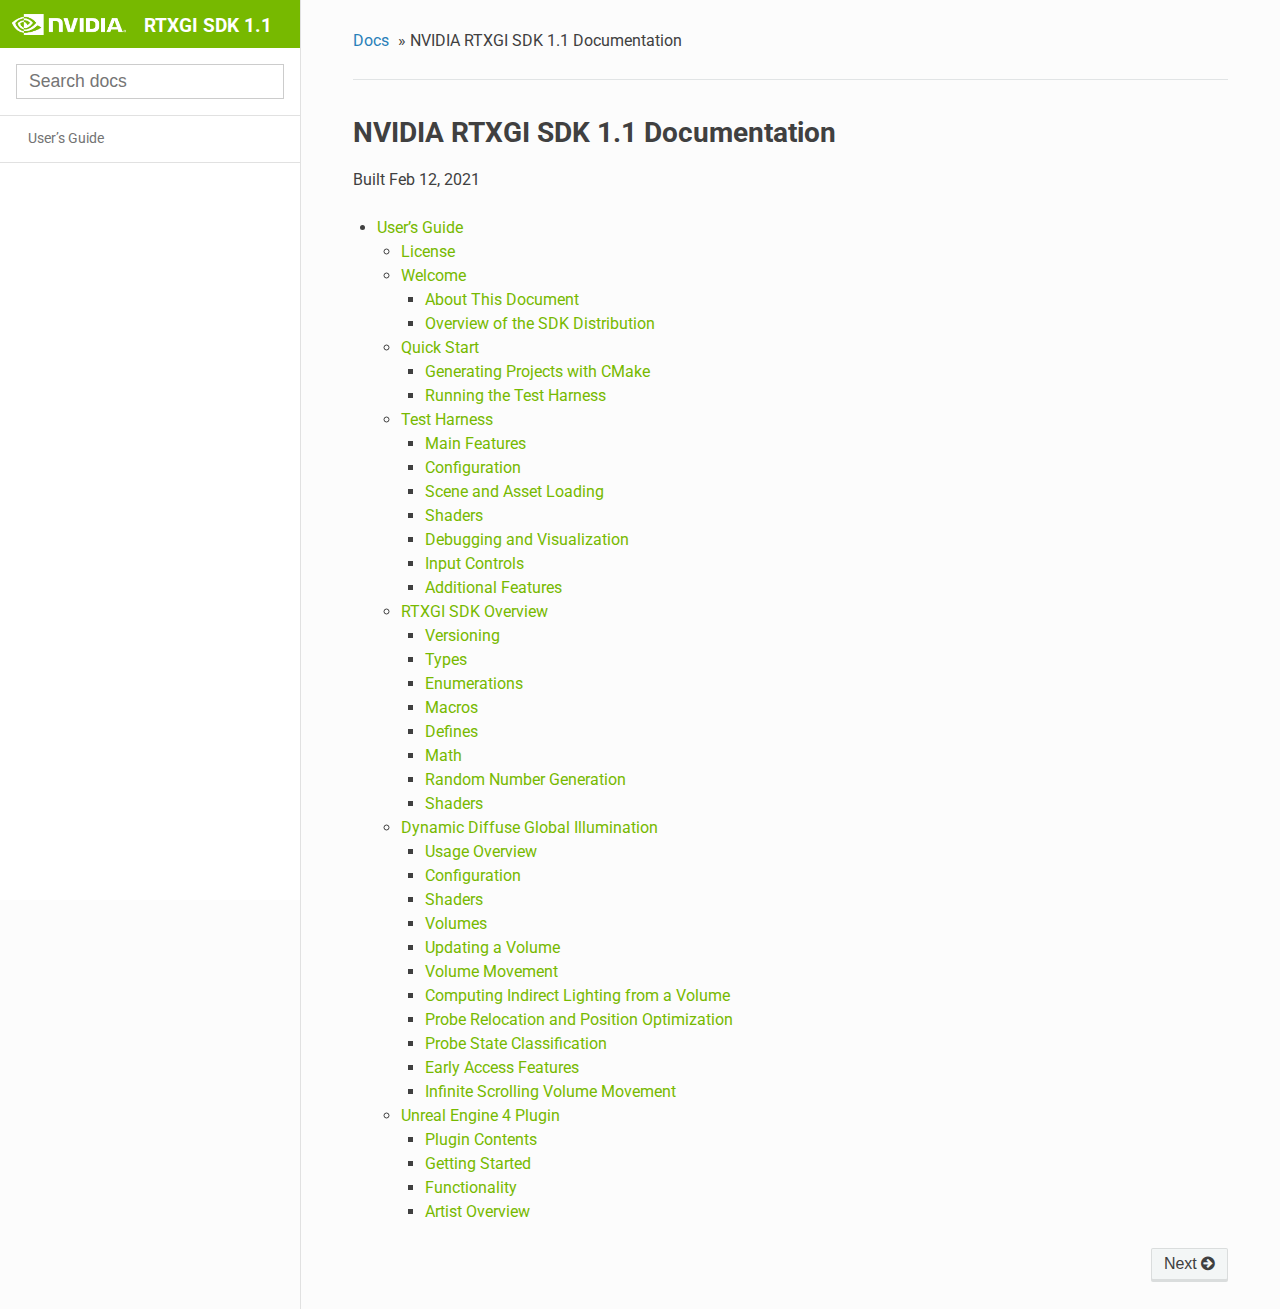
<file: docs/index.html>
<!DOCTYPE html>
<!--[if IE 8]><html class="no-js lt-ie9" lang="en" > <![endif]-->
<!--[if gt IE 8]><!--> <html class="no-js" lang="en" > <!--<![endif]-->
<head>
  <meta charset="utf-8">
  
  <meta name="viewport" content="width=device-width, initial-scale=1.0">
  
  <title>NVIDIA RTXGI SDK 1.1 Documentation &mdash; RTXGI SDK 1.1  documentation</title>
  

  
  
    <link rel="shortcut icon" href="_static/favicon.ico"/>
  
  
  

  
  <script type="text/javascript" src="_static/js/modernizr.min.js"></script>
  
    
      <script type="text/javascript" id="documentation_options" data-url_root="./" src="_static/documentation_options.js"></script>
        <script src="_static/jquery.js"></script>
        <script src="_static/underscore.js"></script>
        <script src="_static/doctools.js"></script>
        <script src="_static/language_data.js"></script>
    
    <script type="text/javascript" src="_static/js/theme.js"></script>

    

  
  <link rel="stylesheet" href="_static/css/nvidia_theme.css" type="text/css" />
  <link rel="stylesheet" href="_static/pygments.css" type="text/css" />
    <link rel="index" title="Index" href="genindex.html" />
    <link rel="search" title="Search" href="search.html" />
    <link rel="next" title="User’s Guide" href="manual/Index.html" /> 
</head>

<body class="wy-body-for-nav">

   
  <div class="wy-grid-for-nav">
    
    <nav data-toggle="wy-nav-shift" class="wy-nav-side">
      <div class="wy-side-scroll">
        <div class="wy-side-nav-search" >
          

          
            <a href="#" class="icon icon-home"> RTXGI SDK 1.1
          

          
            
            <img src="_static/nvidia_logo.png" class="logo" alt="Logo"/>
          
          </a>

          
            
            
          

          
<div role="search">
  <form id="rtd-search-form" class="wy-form" action="search.html" method="get">
    <input type="text" name="q" placeholder="Search docs" />
    <input type="hidden" name="check_keywords" value="yes" />
    <input type="hidden" name="area" value="default" />
  </form>
</div>

          
        </div>

        <div class="wy-menu wy-menu-vertical" data-spy="affix" role="navigation" aria-label="main navigation">
          
            
            
              
            
            
              <ul>
<li class="toctree-l1"><a class="reference internal" href="manual/Index.html">User’s Guide</a></li>
</ul>

            
          
        </div>
      </div>
    </nav>

    <section data-toggle="wy-nav-shift" class="wy-nav-content-wrap">

      
      <nav class="wy-nav-top" aria-label="top navigation">
        
          <i data-toggle="wy-nav-top" class="fa fa-bars"></i>
          <a href="#">RTXGI SDK 1.1</a>
        
      </nav>


      <div class="wy-nav-content">
        
        <div class="rst-content">
        
          















<div role="navigation" aria-label="breadcrumbs navigation">

  <ul class="wy-breadcrumbs">
    
      <li><a href="#">Docs</a> &raquo;</li>
        
      <li>NVIDIA RTXGI SDK 1.1 Documentation</li>
    
    
      <li class="wy-breadcrumbs-aside">
        
            
        
      </li>
    
  </ul>

  
  <hr/>
</div>
          <div role="main" class="document" itemscope="itemscope" itemtype="http://schema.org/Article">
           <div itemprop="articleBody">
            
  <div class="section" id="nvidia-rtxgi-sdk-1-1-documentation">
<h1>NVIDIA RTXGI SDK 1.1 Documentation<a class="headerlink" href="#nvidia-rtxgi-sdk-1-1-documentation" title="Permalink to this headline">¶</a></h1>
<p>Built Feb 12, 2021</p>
<div class="toctree-wrapper compound">
<ul>
<li class="toctree-l1"><a class="reference internal" href="manual/Index.html">User’s Guide</a><ul>
<li class="toctree-l2"><a class="reference internal" href="manual/License.html">License</a></li>
<li class="toctree-l2"><a class="reference internal" href="manual/Welcome.html">Welcome</a><ul>
<li class="toctree-l3"><a class="reference internal" href="manual/Welcome.html#about-this-document">About This Document</a></li>
<li class="toctree-l3"><a class="reference internal" href="manual/Welcome.html#overview-of-the-sdk-distribution">Overview of the SDK Distribution</a></li>
</ul>
</li>
<li class="toctree-l2"><a class="reference internal" href="manual/QuickStart.html">Quick Start</a><ul>
<li class="toctree-l3"><a class="reference internal" href="manual/QuickStart.html#generating-projects-with-cmake">Generating Projects with CMake</a></li>
<li class="toctree-l3"><a class="reference internal" href="manual/QuickStart.html#running-the-test-harness">Running the Test Harness</a></li>
</ul>
</li>
<li class="toctree-l2"><a class="reference internal" href="manual/Harness.html">Test Harness</a><ul>
<li class="toctree-l3"><a class="reference internal" href="manual/Harness.html#main-features">Main Features</a></li>
<li class="toctree-l3"><a class="reference internal" href="manual/Harness.html#configuration">Configuration</a></li>
<li class="toctree-l3"><a class="reference internal" href="manual/Harness.html#scene-and-asset-loading">Scene and Asset Loading</a></li>
<li class="toctree-l3"><a class="reference internal" href="manual/Harness.html#shaders">Shaders</a></li>
<li class="toctree-l3"><a class="reference internal" href="manual/Harness.html#debugging-and-visualization">Debugging and Visualization</a></li>
<li class="toctree-l3"><a class="reference internal" href="manual/Harness.html#input-controls">Input Controls</a></li>
<li class="toctree-l3"><a class="reference internal" href="manual/Harness.html#additional-features">Additional Features</a></li>
</ul>
</li>
<li class="toctree-l2"><a class="reference internal" href="manual/SDKOverview.html">RTXGI SDK Overview</a><ul>
<li class="toctree-l3"><a class="reference internal" href="manual/SDKOverview.html#versioning">Versioning</a></li>
<li class="toctree-l3"><a class="reference internal" href="manual/SDKOverview.html#types">Types</a></li>
<li class="toctree-l3"><a class="reference internal" href="manual/SDKOverview.html#enumerations">Enumerations</a></li>
<li class="toctree-l3"><a class="reference internal" href="manual/SDKOverview.html#macros">Macros</a></li>
<li class="toctree-l3"><a class="reference internal" href="manual/SDKOverview.html#defines">Defines</a></li>
<li class="toctree-l3"><a class="reference internal" href="manual/SDKOverview.html#math">Math</a></li>
<li class="toctree-l3"><a class="reference internal" href="manual/SDKOverview.html#random-number-generation">Random Number Generation</a></li>
<li class="toctree-l3"><a class="reference internal" href="manual/SDKOverview.html#shaders">Shaders</a></li>
</ul>
</li>
<li class="toctree-l2"><a class="reference internal" href="manual/DDGI.html">Dynamic Diffuse Global Illumination</a><ul>
<li class="toctree-l3"><a class="reference internal" href="manual/DDGI.html#usage-overview">Usage Overview</a></li>
<li class="toctree-l3"><a class="reference internal" href="manual/DDGI.html#configuration">Configuration</a></li>
<li class="toctree-l3"><a class="reference internal" href="manual/DDGI.html#shaders">Shaders</a></li>
<li class="toctree-l3"><a class="reference internal" href="manual/DDGI.html#volumes">Volumes</a></li>
<li class="toctree-l3"><a class="reference internal" href="manual/DDGI.html#updating-a-volume">Updating a Volume</a></li>
<li class="toctree-l3"><a class="reference internal" href="manual/DDGI.html#volume-movement">Volume Movement</a></li>
<li class="toctree-l3"><a class="reference internal" href="manual/DDGI.html#computing-indirect-lighting-from-a-volume">Computing Indirect Lighting from a Volume</a></li>
<li class="toctree-l3"><a class="reference internal" href="manual/DDGI.html#probe-relocation-and-position-optimization">Probe Relocation and Position Optimization</a></li>
<li class="toctree-l3"><a class="reference internal" href="manual/DDGI.html#probe-state-classification">Probe State Classification</a></li>
<li class="toctree-l3"><a class="reference internal" href="manual/DDGI.html#early-access-features">Early Access Features</a></li>
<li class="toctree-l3"><a class="reference internal" href="manual/DDGI.html#infinite-scrolling-volume-movement">Infinite Scrolling Volume Movement</a></li>
</ul>
</li>
<li class="toctree-l2"><a class="reference internal" href="manual/UE4Plugin.html">Unreal Engine 4 Plugin</a><ul>
<li class="toctree-l3"><a class="reference internal" href="manual/UE4Plugin.html#plugin-contents">Plugin Contents</a></li>
<li class="toctree-l3"><a class="reference internal" href="manual/UE4Plugin.html#getting-started">Getting Started</a></li>
<li class="toctree-l3"><a class="reference internal" href="manual/UE4Plugin.html#functionality">Functionality</a></li>
<li class="toctree-l3"><a class="reference internal" href="manual/UE4Plugin.html#artist-overview">Artist Overview</a></li>
</ul>
</li>
</ul>
</li>
</ul>
</div>
</div>


           </div>
           
          </div>
          <footer>
  
    <div class="rst-footer-buttons" role="navigation" aria-label="footer navigation">
      
        <a href="manual/Index.html" class="btn btn-neutral float-right" title="User’s Guide" accesskey="n" rel="next">Next <span class="fa fa-arrow-circle-right"></span></a>
      
      
    </div>
  

  <hr/>

  <div role="contentinfo">
    <p>
        &copy; Copyright 2019-2020, NVIDIA

    </p>
  </div>
  Built with <a href="http://sphinx-doc.org/">Sphinx</a> using a <a href="https://github.com/rtfd/sphinx_rtd_theme">theme</a> provided by <a href="https://readthedocs.org">Read the Docs</a>. 

</footer>

        </div>
      </div>

    </section>

  </div>
  


  <script type="text/javascript">
      jQuery(function () {
          SphinxRtdTheme.Navigation.enable(true);
      });
  </script>

  
  
    
   

</body>
</html>
</file>
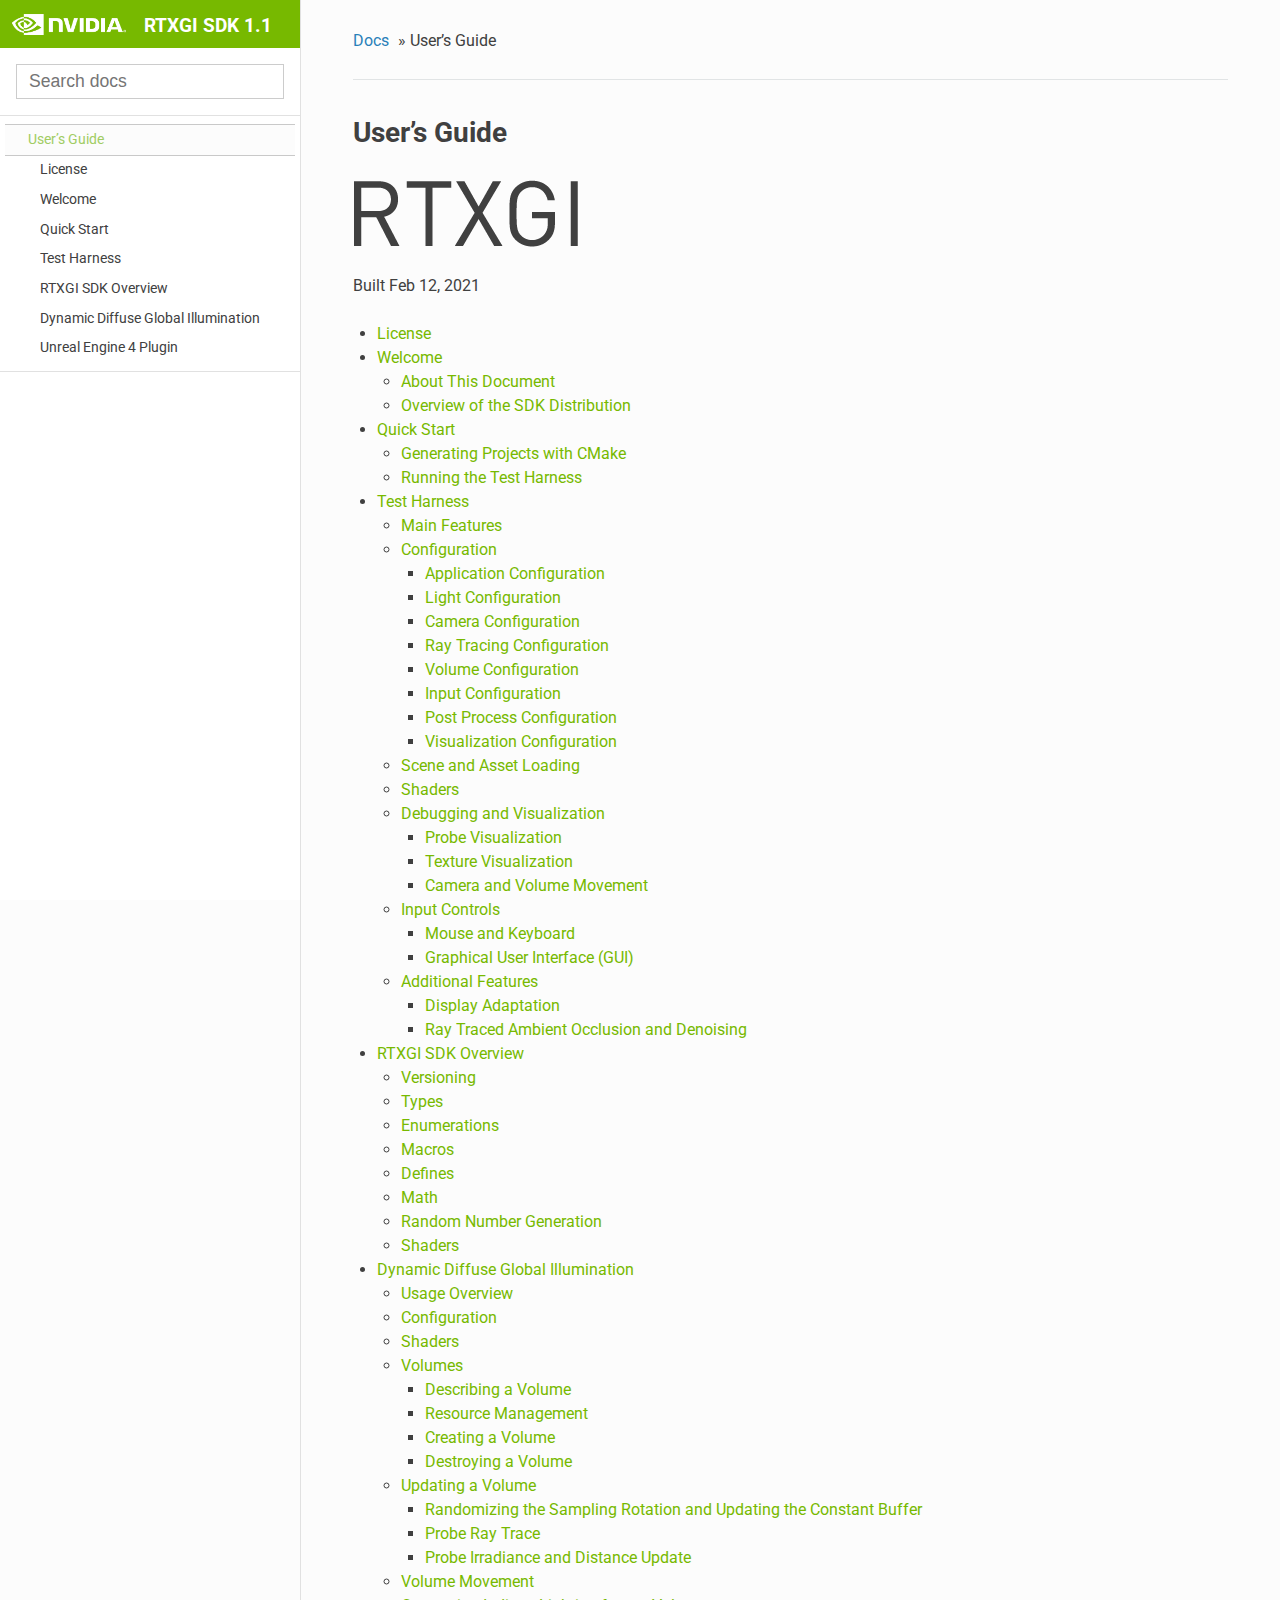
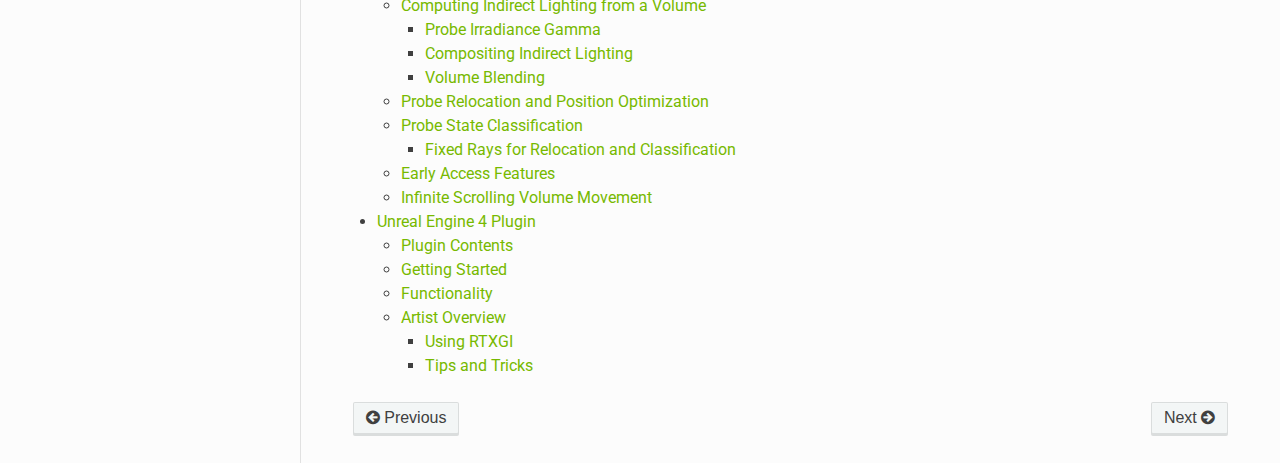
<file: docs/manual/Index.html>
<!DOCTYPE html>
<!--[if IE 8]><html class="no-js lt-ie9" lang="en" > <![endif]-->
<!--[if gt IE 8]><!--> <html class="no-js" lang="en" > <!--<![endif]-->
<head>
  <meta charset="utf-8">
  
  <meta name="viewport" content="width=device-width, initial-scale=1.0">
  
  <title>User’s Guide &mdash; RTXGI SDK 1.1  documentation</title>
  

  
  
    <link rel="shortcut icon" href="../_static/favicon.ico"/>
  
  
  

  
  <script type="text/javascript" src="../_static/js/modernizr.min.js"></script>
  
    
      <script type="text/javascript" id="documentation_options" data-url_root="../" src="../_static/documentation_options.js"></script>
        <script src="../_static/jquery.js"></script>
        <script src="../_static/underscore.js"></script>
        <script src="../_static/doctools.js"></script>
        <script src="../_static/language_data.js"></script>
    
    <script type="text/javascript" src="../_static/js/theme.js"></script>

    

  
  <link rel="stylesheet" href="../_static/css/nvidia_theme.css" type="text/css" />
  <link rel="stylesheet" href="../_static/pygments.css" type="text/css" />
    <link rel="index" title="Index" href="../genindex.html" />
    <link rel="search" title="Search" href="../search.html" />
    <link rel="next" title="License" href="License.html" />
    <link rel="prev" title="NVIDIA RTXGI SDK 1.1 Documentation" href="../index.html" /> 
</head>

<body class="wy-body-for-nav">

   
  <div class="wy-grid-for-nav">
    
    <nav data-toggle="wy-nav-shift" class="wy-nav-side">
      <div class="wy-side-scroll">
        <div class="wy-side-nav-search" >
          

          
            <a href="../index.html" class="icon icon-home"> RTXGI SDK 1.1
          

          
            
            <img src="../_static/nvidia_logo.png" class="logo" alt="Logo"/>
          
          </a>

          
            
            
          

          
<div role="search">
  <form id="rtd-search-form" class="wy-form" action="../search.html" method="get">
    <input type="text" name="q" placeholder="Search docs" />
    <input type="hidden" name="check_keywords" value="yes" />
    <input type="hidden" name="area" value="default" />
  </form>
</div>

          
        </div>

        <div class="wy-menu wy-menu-vertical" data-spy="affix" role="navigation" aria-label="main navigation">
          
            
            
              
            
            
              <ul class="current">
<li class="toctree-l1 current"><a class="current reference internal" href="#">User’s Guide</a><ul>
<li class="toctree-l2"><a class="reference internal" href="License.html">License</a></li>
<li class="toctree-l2"><a class="reference internal" href="Welcome.html">Welcome</a></li>
<li class="toctree-l2"><a class="reference internal" href="QuickStart.html">Quick Start</a></li>
<li class="toctree-l2"><a class="reference internal" href="Harness.html">Test Harness</a></li>
<li class="toctree-l2"><a class="reference internal" href="SDKOverview.html">RTXGI SDK Overview</a></li>
<li class="toctree-l2"><a class="reference internal" href="DDGI.html">Dynamic Diffuse Global Illumination</a></li>
<li class="toctree-l2"><a class="reference internal" href="UE4Plugin.html">Unreal Engine 4 Plugin</a></li>
</ul>
</li>
</ul>

            
          
        </div>
      </div>
    </nav>

    <section data-toggle="wy-nav-shift" class="wy-nav-content-wrap">

      
      <nav class="wy-nav-top" aria-label="top navigation">
        
          <i data-toggle="wy-nav-top" class="fa fa-bars"></i>
          <a href="../index.html">RTXGI SDK 1.1</a>
        
      </nav>


      <div class="wy-nav-content">
        
        <div class="rst-content">
        
          















<div role="navigation" aria-label="breadcrumbs navigation">

  <ul class="wy-breadcrumbs">
    
      <li><a href="../index.html">Docs</a> &raquo;</li>
        
      <li>User’s Guide</li>
    
    
      <li class="wy-breadcrumbs-aside">
        
            
        
      </li>
    
  </ul>

  
  <hr/>
</div>
          <div role="main" class="document" itemscope="itemscope" itemtype="http://schema.org/Article">
           <div itemprop="articleBody">
            
  <div class="section" id="user-s-guide">
<h1>User’s Guide<a class="headerlink" href="#user-s-guide" title="Permalink to this headline">¶</a></h1>
<img alt="../_images/RTXGILogo.png" src="../_images/RTXGILogo.png" />
<p>Built Feb 12, 2021</p>
<div class="toctree-wrapper compound">
<ul>
<li class="toctree-l1"><a class="reference internal" href="License.html">License</a></li>
<li class="toctree-l1"><a class="reference internal" href="Welcome.html">Welcome</a><ul>
<li class="toctree-l2"><a class="reference internal" href="Welcome.html#about-this-document">About This Document</a></li>
<li class="toctree-l2"><a class="reference internal" href="Welcome.html#overview-of-the-sdk-distribution">Overview of the SDK Distribution</a></li>
</ul>
</li>
<li class="toctree-l1"><a class="reference internal" href="QuickStart.html">Quick Start</a><ul>
<li class="toctree-l2"><a class="reference internal" href="QuickStart.html#generating-projects-with-cmake">Generating Projects with CMake</a></li>
<li class="toctree-l2"><a class="reference internal" href="QuickStart.html#running-the-test-harness">Running the Test Harness</a></li>
</ul>
</li>
<li class="toctree-l1"><a class="reference internal" href="Harness.html">Test Harness</a><ul>
<li class="toctree-l2"><a class="reference internal" href="Harness.html#main-features">Main Features</a></li>
<li class="toctree-l2"><a class="reference internal" href="Harness.html#configuration">Configuration</a><ul>
<li class="toctree-l3"><a class="reference internal" href="Harness.html#application-configuration">Application Configuration</a></li>
<li class="toctree-l3"><a class="reference internal" href="Harness.html#light-configuration">Light Configuration</a></li>
<li class="toctree-l3"><a class="reference internal" href="Harness.html#camera-configuration">Camera Configuration</a></li>
<li class="toctree-l3"><a class="reference internal" href="Harness.html#ray-tracing-configuration">Ray Tracing Configuration</a></li>
<li class="toctree-l3"><a class="reference internal" href="Harness.html#volume-configuration">Volume Configuration</a></li>
<li class="toctree-l3"><a class="reference internal" href="Harness.html#input-configuration">Input Configuration</a></li>
<li class="toctree-l3"><a class="reference internal" href="Harness.html#post-process-configuration">Post Process Configuration</a></li>
<li class="toctree-l3"><a class="reference internal" href="Harness.html#visualization-configuration">Visualization Configuration</a></li>
</ul>
</li>
<li class="toctree-l2"><a class="reference internal" href="Harness.html#scene-and-asset-loading">Scene and Asset Loading</a></li>
<li class="toctree-l2"><a class="reference internal" href="Harness.html#shaders">Shaders</a></li>
<li class="toctree-l2"><a class="reference internal" href="Harness.html#debugging-and-visualization">Debugging and Visualization</a><ul>
<li class="toctree-l3"><a class="reference internal" href="Harness.html#probe-visualization">Probe Visualization</a></li>
<li class="toctree-l3"><a class="reference internal" href="Harness.html#texture-visualization">Texture Visualization</a></li>
<li class="toctree-l3"><a class="reference internal" href="Harness.html#camera-and-volume-movement">Camera and Volume Movement</a></li>
</ul>
</li>
<li class="toctree-l2"><a class="reference internal" href="Harness.html#input-controls">Input Controls</a><ul>
<li class="toctree-l3"><a class="reference internal" href="Harness.html#mouse-and-keyboard">Mouse and Keyboard</a></li>
<li class="toctree-l3"><a class="reference internal" href="Harness.html#graphical-user-interface-gui">Graphical User Interface (GUI)</a></li>
</ul>
</li>
<li class="toctree-l2"><a class="reference internal" href="Harness.html#additional-features">Additional Features</a><ul>
<li class="toctree-l3"><a class="reference internal" href="Harness.html#display-adaptation">Display Adaptation</a></li>
<li class="toctree-l3"><a class="reference internal" href="Harness.html#ray-traced-ambient-occlusion-and-denoising">Ray Traced Ambient Occlusion and Denoising</a></li>
</ul>
</li>
</ul>
</li>
<li class="toctree-l1"><a class="reference internal" href="SDKOverview.html">RTXGI SDK Overview</a><ul>
<li class="toctree-l2"><a class="reference internal" href="SDKOverview.html#versioning">Versioning</a></li>
<li class="toctree-l2"><a class="reference internal" href="SDKOverview.html#types">Types</a></li>
<li class="toctree-l2"><a class="reference internal" href="SDKOverview.html#enumerations">Enumerations</a></li>
<li class="toctree-l2"><a class="reference internal" href="SDKOverview.html#macros">Macros</a></li>
<li class="toctree-l2"><a class="reference internal" href="SDKOverview.html#defines">Defines</a></li>
<li class="toctree-l2"><a class="reference internal" href="SDKOverview.html#math">Math</a></li>
<li class="toctree-l2"><a class="reference internal" href="SDKOverview.html#random-number-generation">Random Number Generation</a></li>
<li class="toctree-l2"><a class="reference internal" href="SDKOverview.html#shaders">Shaders</a></li>
</ul>
</li>
<li class="toctree-l1"><a class="reference internal" href="DDGI.html">Dynamic Diffuse Global Illumination</a><ul>
<li class="toctree-l2"><a class="reference internal" href="DDGI.html#usage-overview">Usage Overview</a></li>
<li class="toctree-l2"><a class="reference internal" href="DDGI.html#configuration">Configuration</a></li>
<li class="toctree-l2"><a class="reference internal" href="DDGI.html#shaders">Shaders</a></li>
<li class="toctree-l2"><a class="reference internal" href="DDGI.html#volumes">Volumes</a><ul>
<li class="toctree-l3"><a class="reference internal" href="DDGI.html#describing-a-volume">Describing a Volume</a></li>
<li class="toctree-l3"><a class="reference internal" href="DDGI.html#resource-management">Resource Management</a></li>
<li class="toctree-l3"><a class="reference internal" href="DDGI.html#creating-a-volume">Creating a Volume</a></li>
<li class="toctree-l3"><a class="reference internal" href="DDGI.html#destroying-a-volume">Destroying a Volume</a></li>
</ul>
</li>
<li class="toctree-l2"><a class="reference internal" href="DDGI.html#updating-a-volume">Updating a Volume</a><ul>
<li class="toctree-l3"><a class="reference internal" href="DDGI.html#randomizing-the-sampling-rotation-and-updating-the-constant-buffer">Randomizing the Sampling Rotation and Updating the Constant Buffer</a></li>
<li class="toctree-l3"><a class="reference internal" href="DDGI.html#probe-ray-trace">Probe Ray Trace</a></li>
<li class="toctree-l3"><a class="reference internal" href="DDGI.html#probe-irradiance-and-distance-update">Probe Irradiance and Distance Update</a></li>
</ul>
</li>
<li class="toctree-l2"><a class="reference internal" href="DDGI.html#volume-movement">Volume Movement</a></li>
<li class="toctree-l2"><a class="reference internal" href="DDGI.html#computing-indirect-lighting-from-a-volume">Computing Indirect Lighting from a Volume</a><ul>
<li class="toctree-l3"><a class="reference internal" href="DDGI.html#probe-irradiance-gamma">Probe Irradiance Gamma</a></li>
<li class="toctree-l3"><a class="reference internal" href="DDGI.html#compositing-indirect-lighting">Compositing Indirect Lighting</a></li>
<li class="toctree-l3"><a class="reference internal" href="DDGI.html#volume-blending">Volume Blending</a></li>
</ul>
</li>
<li class="toctree-l2"><a class="reference internal" href="DDGI.html#probe-relocation-and-position-optimization">Probe Relocation and Position Optimization</a></li>
<li class="toctree-l2"><a class="reference internal" href="DDGI.html#probe-state-classification">Probe State Classification</a><ul>
<li class="toctree-l3"><a class="reference internal" href="DDGI.html#fixed-rays-for-relocation-and-classification">Fixed Rays for Relocation and Classification</a></li>
</ul>
</li>
<li class="toctree-l2"><a class="reference internal" href="DDGI.html#early-access-features">Early Access Features</a></li>
<li class="toctree-l2"><a class="reference internal" href="DDGI.html#infinite-scrolling-volume-movement">Infinite Scrolling Volume Movement</a></li>
</ul>
</li>
<li class="toctree-l1"><a class="reference internal" href="UE4Plugin.html">Unreal Engine 4 Plugin</a><ul>
<li class="toctree-l2"><a class="reference internal" href="UE4Plugin.html#plugin-contents">Plugin Contents</a></li>
<li class="toctree-l2"><a class="reference internal" href="UE4Plugin.html#getting-started">Getting Started</a></li>
<li class="toctree-l2"><a class="reference internal" href="UE4Plugin.html#functionality">Functionality</a></li>
<li class="toctree-l2"><a class="reference internal" href="UE4Plugin.html#artist-overview">Artist Overview</a><ul>
<li class="toctree-l3"><a class="reference internal" href="UE4Plugin.html#using-rtxgi">Using RTXGI</a></li>
<li class="toctree-l3"><a class="reference internal" href="UE4Plugin.html#tips-and-tricks">Tips and Tricks</a></li>
</ul>
</li>
</ul>
</li>
</ul>
</div>
</div>


           </div>
           
          </div>
          <footer>
  
    <div class="rst-footer-buttons" role="navigation" aria-label="footer navigation">
      
        <a href="License.html" class="btn btn-neutral float-right" title="License" accesskey="n" rel="next">Next <span class="fa fa-arrow-circle-right"></span></a>
      
      
        <a href="../index.html" class="btn btn-neutral float-left" title="NVIDIA RTXGI SDK 1.1 Documentation" accesskey="p" rel="prev"><span class="fa fa-arrow-circle-left"></span> Previous</a>
      
    </div>
  

  <hr/>

  <div role="contentinfo">
    <p>
        &copy; Copyright 2019-2020, NVIDIA

    </p>
  </div>
  Built with <a href="http://sphinx-doc.org/">Sphinx</a> using a <a href="https://github.com/rtfd/sphinx_rtd_theme">theme</a> provided by <a href="https://readthedocs.org">Read the Docs</a>. 

</footer>

        </div>
      </div>

    </section>

  </div>
  


  <script type="text/javascript">
      jQuery(function () {
          SphinxRtdTheme.Navigation.enable(true);
      });
  </script>

  
  
    
   

</body>
</html>
</file>
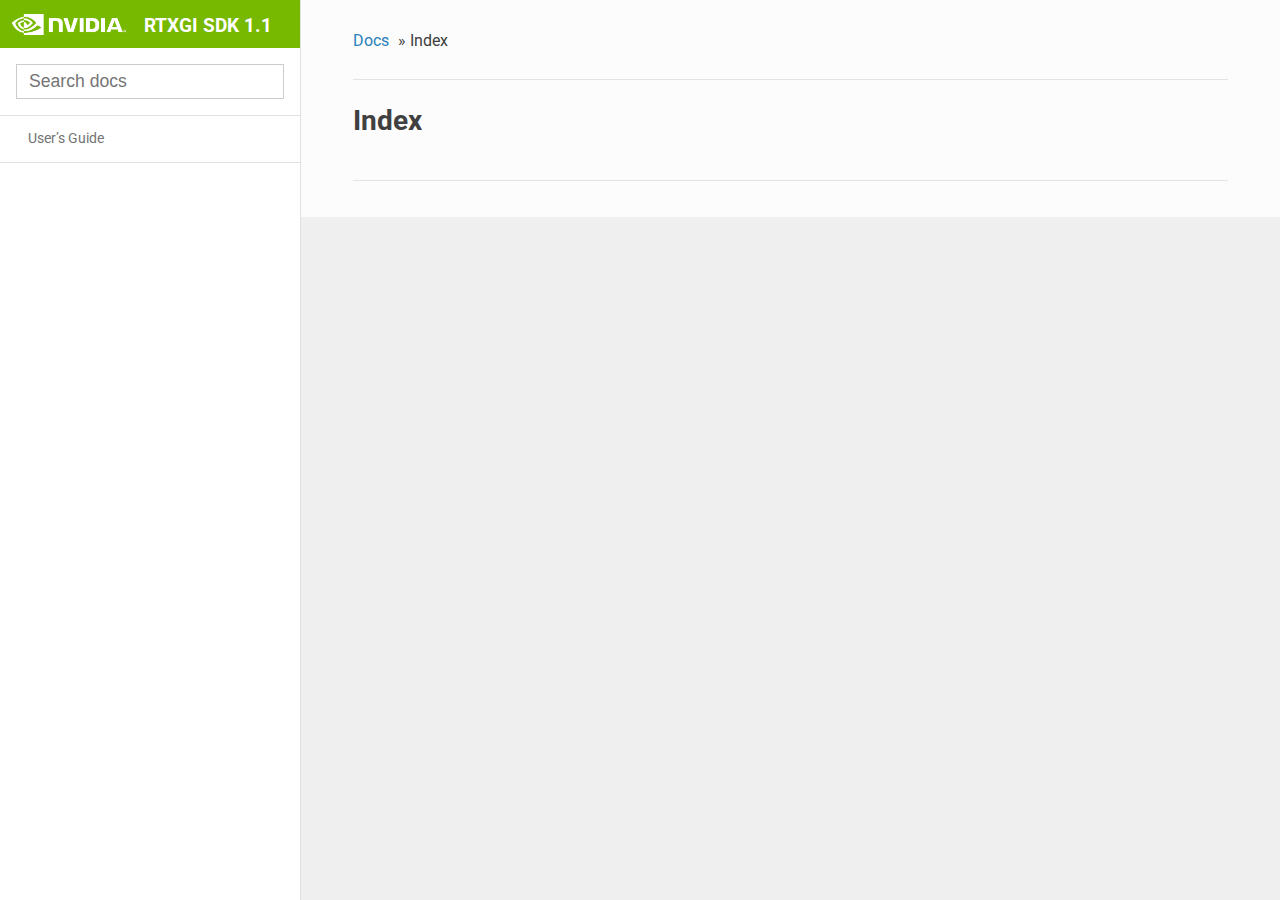
<file: docs/genindex.html>
<!DOCTYPE html>
<!--[if IE 8]><html class="no-js lt-ie9" lang="en" > <![endif]-->
<!--[if gt IE 8]><!--> <html class="no-js" lang="en" > <!--<![endif]-->
<head>
  <meta charset="utf-8">
  
  <meta name="viewport" content="width=device-width, initial-scale=1.0">
  
  <title>Index &mdash; RTXGI SDK 1.1  documentation</title>
  

  
  
    <link rel="shortcut icon" href="_static/favicon.ico"/>
  
  
  

  
  <script type="text/javascript" src="_static/js/modernizr.min.js"></script>
  
    
      <script type="text/javascript" id="documentation_options" data-url_root="./" src="_static/documentation_options.js"></script>
        <script src="_static/jquery.js"></script>
        <script src="_static/underscore.js"></script>
        <script src="_static/doctools.js"></script>
        <script src="_static/language_data.js"></script>
    
    <script type="text/javascript" src="_static/js/theme.js"></script>

    

  
  <link rel="stylesheet" href="_static/css/nvidia_theme.css" type="text/css" />
  <link rel="stylesheet" href="_static/pygments.css" type="text/css" />
    <link rel="index" title="Index" href="#" />
    <link rel="search" title="Search" href="search.html" /> 
</head>

<body class="wy-body-for-nav">

   
  <div class="wy-grid-for-nav">
    
    <nav data-toggle="wy-nav-shift" class="wy-nav-side">
      <div class="wy-side-scroll">
        <div class="wy-side-nav-search" >
          

          
            <a href="index.html" class="icon icon-home"> RTXGI SDK 1.1
          

          
            
            <img src="_static/nvidia_logo.png" class="logo" alt="Logo"/>
          
          </a>

          
            
            
          

          
<div role="search">
  <form id="rtd-search-form" class="wy-form" action="search.html" method="get">
    <input type="text" name="q" placeholder="Search docs" />
    <input type="hidden" name="check_keywords" value="yes" />
    <input type="hidden" name="area" value="default" />
  </form>
</div>

          
        </div>

        <div class="wy-menu wy-menu-vertical" data-spy="affix" role="navigation" aria-label="main navigation">
          
            
            
              
            
            
              <ul>
<li class="toctree-l1"><a class="reference internal" href="manual/Index.html">User’s Guide</a></li>
</ul>

            
          
        </div>
      </div>
    </nav>

    <section data-toggle="wy-nav-shift" class="wy-nav-content-wrap">

      
      <nav class="wy-nav-top" aria-label="top navigation">
        
          <i data-toggle="wy-nav-top" class="fa fa-bars"></i>
          <a href="index.html">RTXGI SDK 1.1</a>
        
      </nav>


      <div class="wy-nav-content">
        
        <div class="rst-content">
        
          















<div role="navigation" aria-label="breadcrumbs navigation">

  <ul class="wy-breadcrumbs">
    
      <li><a href="index.html">Docs</a> &raquo;</li>
        
      <li>Index</li>
    
    
      <li class="wy-breadcrumbs-aside">
        
            
        
      </li>
    
  </ul>

  
  <hr/>
</div>
          <div role="main" class="document" itemscope="itemscope" itemtype="http://schema.org/Article">
           <div itemprop="articleBody">
            

<h1 id="index">Index</h1>

<div class="genindex-jumpbox">
 
</div>


           </div>
           
          </div>
          <footer>
  

  <hr/>

  <div role="contentinfo">
    <p>
        &copy; Copyright 2019-2020, NVIDIA

    </p>
  </div>
  Built with <a href="http://sphinx-doc.org/">Sphinx</a> using a <a href="https://github.com/rtfd/sphinx_rtd_theme">theme</a> provided by <a href="https://readthedocs.org">Read the Docs</a>. 

</footer>

        </div>
      </div>

    </section>

  </div>
  


  <script type="text/javascript">
      jQuery(function () {
          SphinxRtdTheme.Navigation.enable(true);
      });
  </script>

  
  
    
   

</body>
</html>
</file>
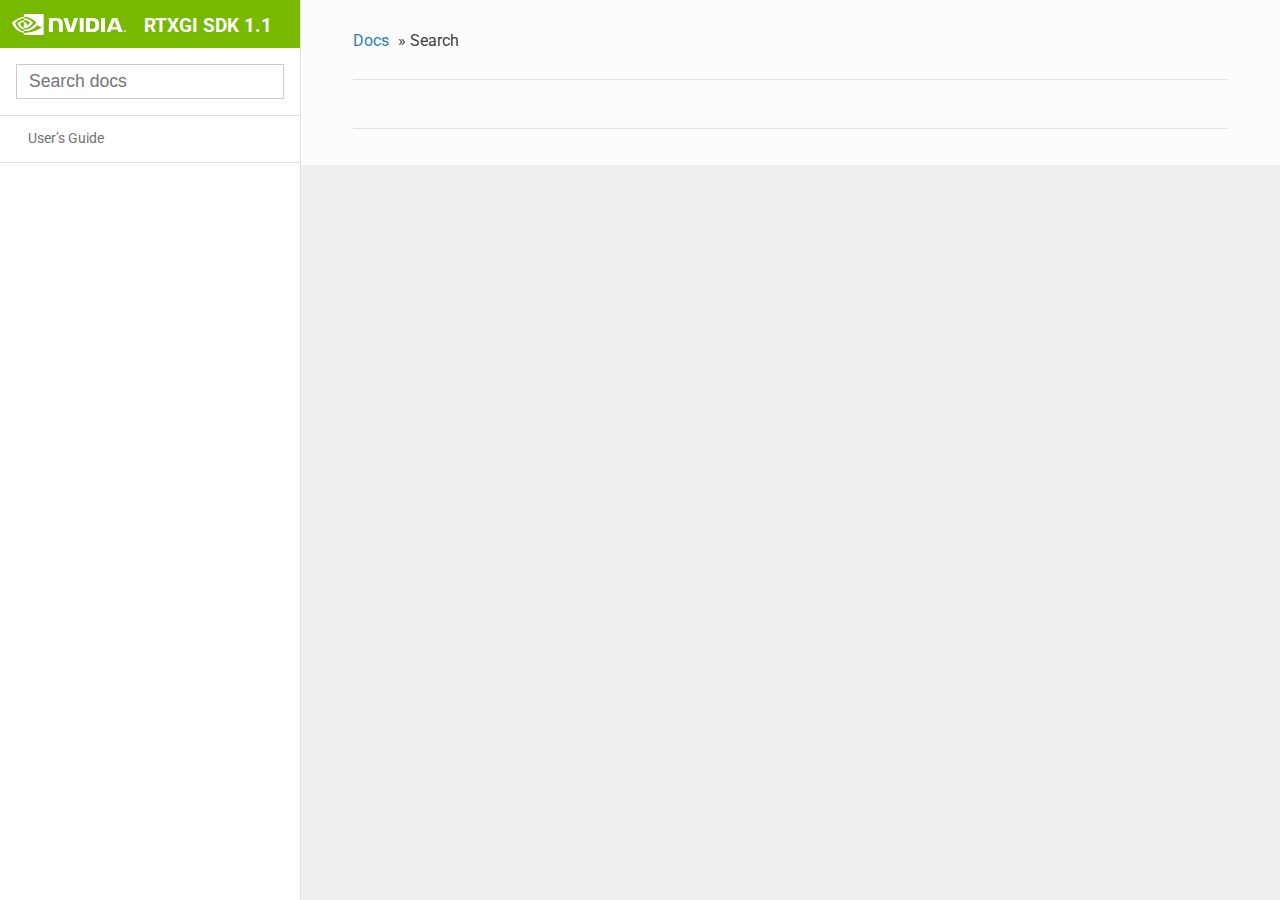
<file: docs/search.html>
<!DOCTYPE html>
<!--[if IE 8]><html class="no-js lt-ie9" lang="en" > <![endif]-->
<!--[if gt IE 8]><!--> <html class="no-js" lang="en" > <!--<![endif]-->
<head>
  <meta charset="utf-8">
  
  <meta name="viewport" content="width=device-width, initial-scale=1.0">
  
  <title>Search &mdash; RTXGI SDK 1.1  documentation</title>
  

  
  
    <link rel="shortcut icon" href="_static/favicon.ico"/>
  
  
  

  
  <script type="text/javascript" src="_static/js/modernizr.min.js"></script>
  
    
      <script type="text/javascript" id="documentation_options" data-url_root="./" src="_static/documentation_options.js"></script>
        <script src="_static/jquery.js"></script>
        <script src="_static/underscore.js"></script>
        <script src="_static/doctools.js"></script>
        <script src="_static/language_data.js"></script>
        <script src="_static/searchtools.js"></script>
    
    <script type="text/javascript" src="_static/js/theme.js"></script>

    

  
  <link rel="stylesheet" href="_static/css/nvidia_theme.css" type="text/css" />
  <link rel="stylesheet" href="_static/pygments.css" type="text/css" />
    <link rel="index" title="Index" href="genindex.html" />
    <link rel="search" title="Search" href="#" /> 
</head>

<body class="wy-body-for-nav">

   
  <div class="wy-grid-for-nav">
    
    <nav data-toggle="wy-nav-shift" class="wy-nav-side">
      <div class="wy-side-scroll">
        <div class="wy-side-nav-search" >
          

          
            <a href="index.html" class="icon icon-home"> RTXGI SDK 1.1
          

          
            
            <img src="_static/nvidia_logo.png" class="logo" alt="Logo"/>
          
          </a>

          
            
            
          

          
<div role="search">
  <form id="rtd-search-form" class="wy-form" action="#" method="get">
    <input type="text" name="q" placeholder="Search docs" />
    <input type="hidden" name="check_keywords" value="yes" />
    <input type="hidden" name="area" value="default" />
  </form>
</div>

          
        </div>

        <div class="wy-menu wy-menu-vertical" data-spy="affix" role="navigation" aria-label="main navigation">
          
            
            
              
            
            
              <ul>
<li class="toctree-l1"><a class="reference internal" href="manual/Index.html">User’s Guide</a></li>
</ul>

            
          
        </div>
      </div>
    </nav>

    <section data-toggle="wy-nav-shift" class="wy-nav-content-wrap">

      
      <nav class="wy-nav-top" aria-label="top navigation">
        
          <i data-toggle="wy-nav-top" class="fa fa-bars"></i>
          <a href="index.html">RTXGI SDK 1.1</a>
        
      </nav>


      <div class="wy-nav-content">
        
        <div class="rst-content">
        
          















<div role="navigation" aria-label="breadcrumbs navigation">

  <ul class="wy-breadcrumbs">
    
      <li><a href="index.html">Docs</a> &raquo;</li>
        
      <li>Search</li>
    
    
      <li class="wy-breadcrumbs-aside">
        
            
        
      </li>
    
  </ul>

  
  <hr/>
</div>
          <div role="main" class="document" itemscope="itemscope" itemtype="http://schema.org/Article">
           <div itemprop="articleBody">
            
  <noscript>
  <div id="fallback" class="admonition warning">
    <p class="last">
      Please activate JavaScript to enable the search
      functionality.
    </p>
  </div>
  </noscript>

  
  <div id="search-results">
  
  </div>

           </div>
           
          </div>
          <footer>
  

  <hr/>

  <div role="contentinfo">
    <p>
        &copy; Copyright 2019-2020, NVIDIA

    </p>
  </div>
  Built with <a href="http://sphinx-doc.org/">Sphinx</a> using a <a href="https://github.com/rtfd/sphinx_rtd_theme">theme</a> provided by <a href="https://readthedocs.org">Read the Docs</a>. 

</footer>

        </div>
      </div>

    </section>

  </div>
  


  <script type="text/javascript">
      jQuery(function () {
          SphinxRtdTheme.Navigation.enable(true);
      });
  </script>

  
  
    
  
  <script type="text/javascript">
    jQuery(function() { Search.loadIndex("searchindex.js"); });
  </script>
  
  <script type="text/javascript" id="searchindexloader"></script>
   


</body>
</html>
</file>
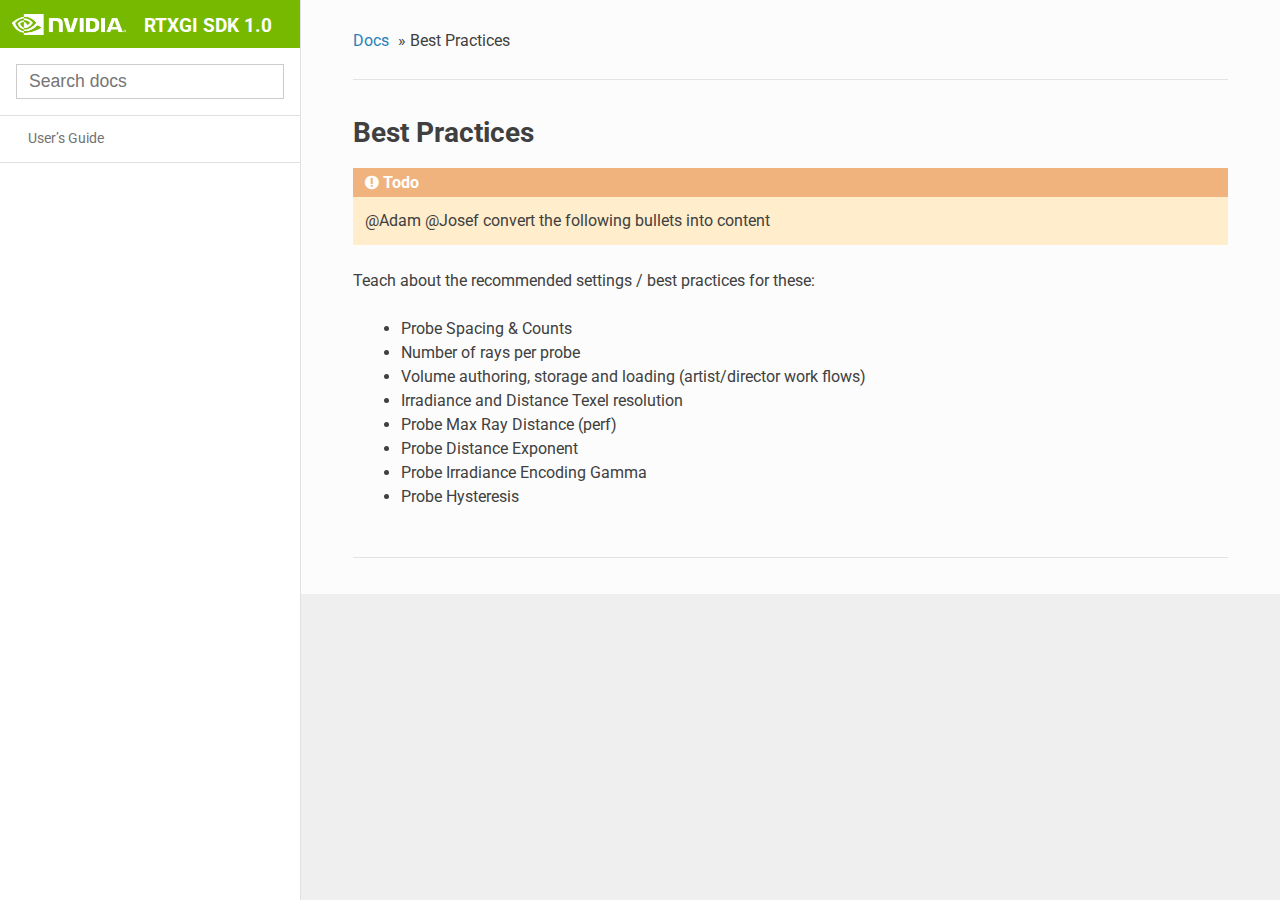
<file: docs/manual/BestPractices.html>
<!DOCTYPE html>
<!--[if IE 8]><html class="no-js lt-ie9" lang="en" > <![endif]-->
<!--[if gt IE 8]><!--> <html class="no-js" lang="en" > <!--<![endif]-->
<head>
  <meta charset="utf-8">
  
  <meta name="viewport" content="width=device-width, initial-scale=1.0">
  
  <title>Best Practices &mdash; RTXGI SDK 1.0  documentation</title>
  

  
  
    <link rel="shortcut icon" href="../_static/favicon.ico"/>
  
  
  

  
  <script type="text/javascript" src="../_static/js/modernizr.min.js"></script>
  
    
      <script type="text/javascript" id="documentation_options" data-url_root="../" src="../_static/documentation_options.js"></script>
        <script src="../_static/jquery.js"></script>
        <script src="../_static/underscore.js"></script>
        <script src="../_static/doctools.js"></script>
        <script src="../_static/language_data.js"></script>
    
    <script type="text/javascript" src="../_static/js/theme.js"></script>

    

  
  <link rel="stylesheet" href="../_static/css/nvidia_theme.css" type="text/css" />
  <link rel="stylesheet" href="../_static/pygments.css" type="text/css" />
    <link rel="index" title="Index" href="../genindex.html" />
    <link rel="search" title="Search" href="../search.html" /> 
</head>

<body class="wy-body-for-nav">

   
  <div class="wy-grid-for-nav">
    
    <nav data-toggle="wy-nav-shift" class="wy-nav-side">
      <div class="wy-side-scroll">
        <div class="wy-side-nav-search" >
          

          
            <a href="../index.html" class="icon icon-home"> RTXGI SDK 1.0
          

          
            
            <img src="../_static/nvidia_logo.png" class="logo" alt="Logo"/>
          
          </a>

          
            
            
          

          
<div role="search">
  <form id="rtd-search-form" class="wy-form" action="../search.html" method="get">
    <input type="text" name="q" placeholder="Search docs" />
    <input type="hidden" name="check_keywords" value="yes" />
    <input type="hidden" name="area" value="default" />
  </form>
</div>

          
        </div>

        <div class="wy-menu wy-menu-vertical" data-spy="affix" role="navigation" aria-label="main navigation">
          
            
            
              
            
            
              <ul>
<li class="toctree-l1"><a class="reference internal" href="Index.html">User’s Guide</a></li>
</ul>

            
          
        </div>
      </div>
    </nav>

    <section data-toggle="wy-nav-shift" class="wy-nav-content-wrap">

      
      <nav class="wy-nav-top" aria-label="top navigation">
        
          <i data-toggle="wy-nav-top" class="fa fa-bars"></i>
          <a href="../index.html">RTXGI SDK 1.0</a>
        
      </nav>


      <div class="wy-nav-content">
        
        <div class="rst-content">
        
          















<div role="navigation" aria-label="breadcrumbs navigation">

  <ul class="wy-breadcrumbs">
    
      <li><a href="../index.html">Docs</a> &raquo;</li>
        
      <li>Best Practices</li>
    
    
      <li class="wy-breadcrumbs-aside">
        
            
        
      </li>
    
  </ul>

  
  <hr/>
</div>
          <div role="main" class="document" itemscope="itemscope" itemtype="http://schema.org/Article">
           <div itemprop="articleBody">
            
  <div class="section" id="best-practices">
<span id="bestpractices"></span><h1>Best Practices<a class="headerlink" href="#best-practices" title="Permalink to this headline">¶</a></h1>
<div class="admonition-todo admonition" id="id1">
<p class="admonition-title">Todo</p>
<p>&#64;Adam &#64;Josef convert the following bullets into content</p>
</div>
<p>Teach about the recommended settings / best practices for these:</p>
<blockquote>
<div><ul class="simple">
<li><p>Probe Spacing &amp; Counts</p></li>
<li><p>Number of rays per probe</p></li>
<li><p>Volume authoring, storage and loading (artist/director work flows)</p></li>
<li><p>Irradiance and Distance Texel resolution</p></li>
<li><p>Probe Max Ray Distance (perf)</p></li>
<li><p>Probe Distance Exponent</p></li>
<li><p>Probe Irradiance Encoding Gamma</p></li>
<li><p>Probe Hysteresis</p></li>
</ul>
</div></blockquote>
</div>


           </div>
           
          </div>
          <footer>
  

  <hr/>

  <div role="contentinfo">
    <p>
        &copy; Copyright 2019-2020, NVIDIA

    </p>
  </div>
  Built with <a href="http://sphinx-doc.org/">Sphinx</a> using a <a href="https://github.com/rtfd/sphinx_rtd_theme">theme</a> provided by <a href="https://readthedocs.org">Read the Docs</a>. 

</footer>

        </div>
      </div>

    </section>

  </div>
  


  <script type="text/javascript">
      jQuery(function () {
          SphinxRtdTheme.Navigation.enable(true);
      });
  </script>

  
  
    
   

</body>
</html>
</file>
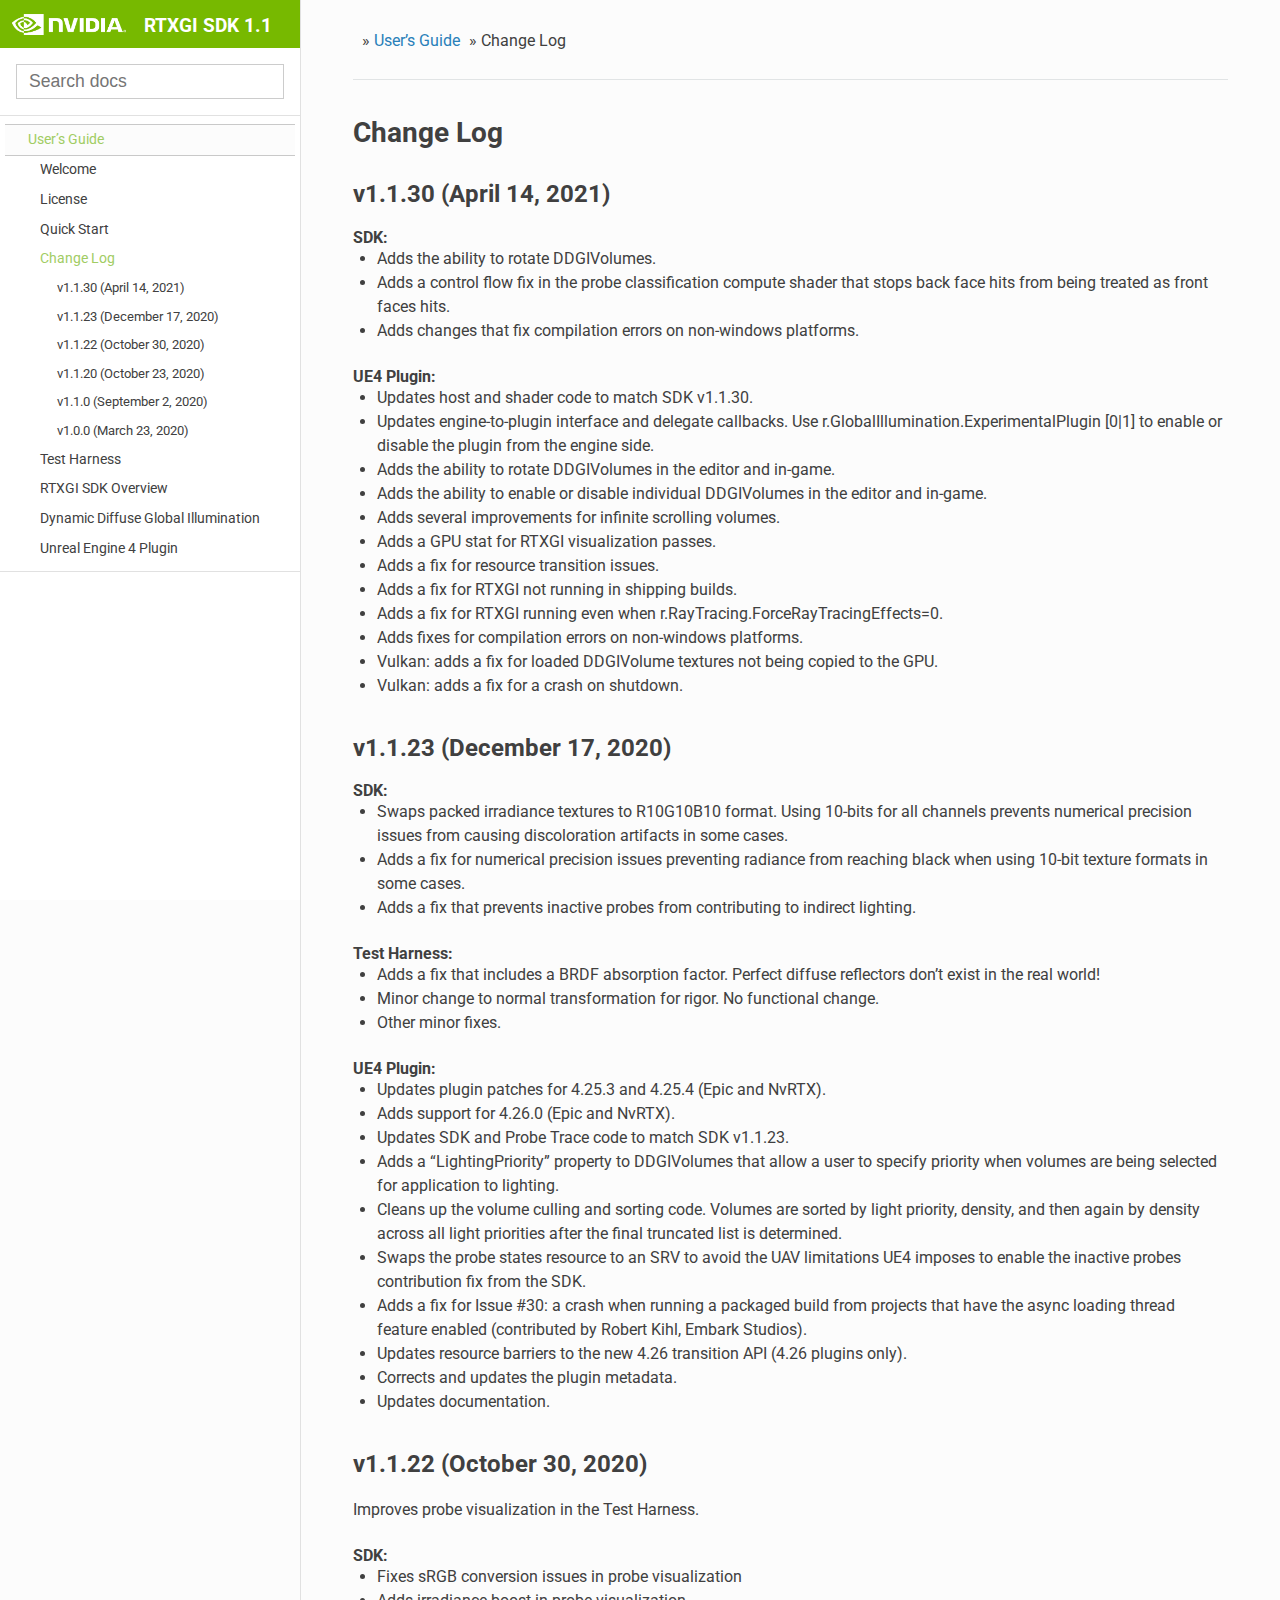
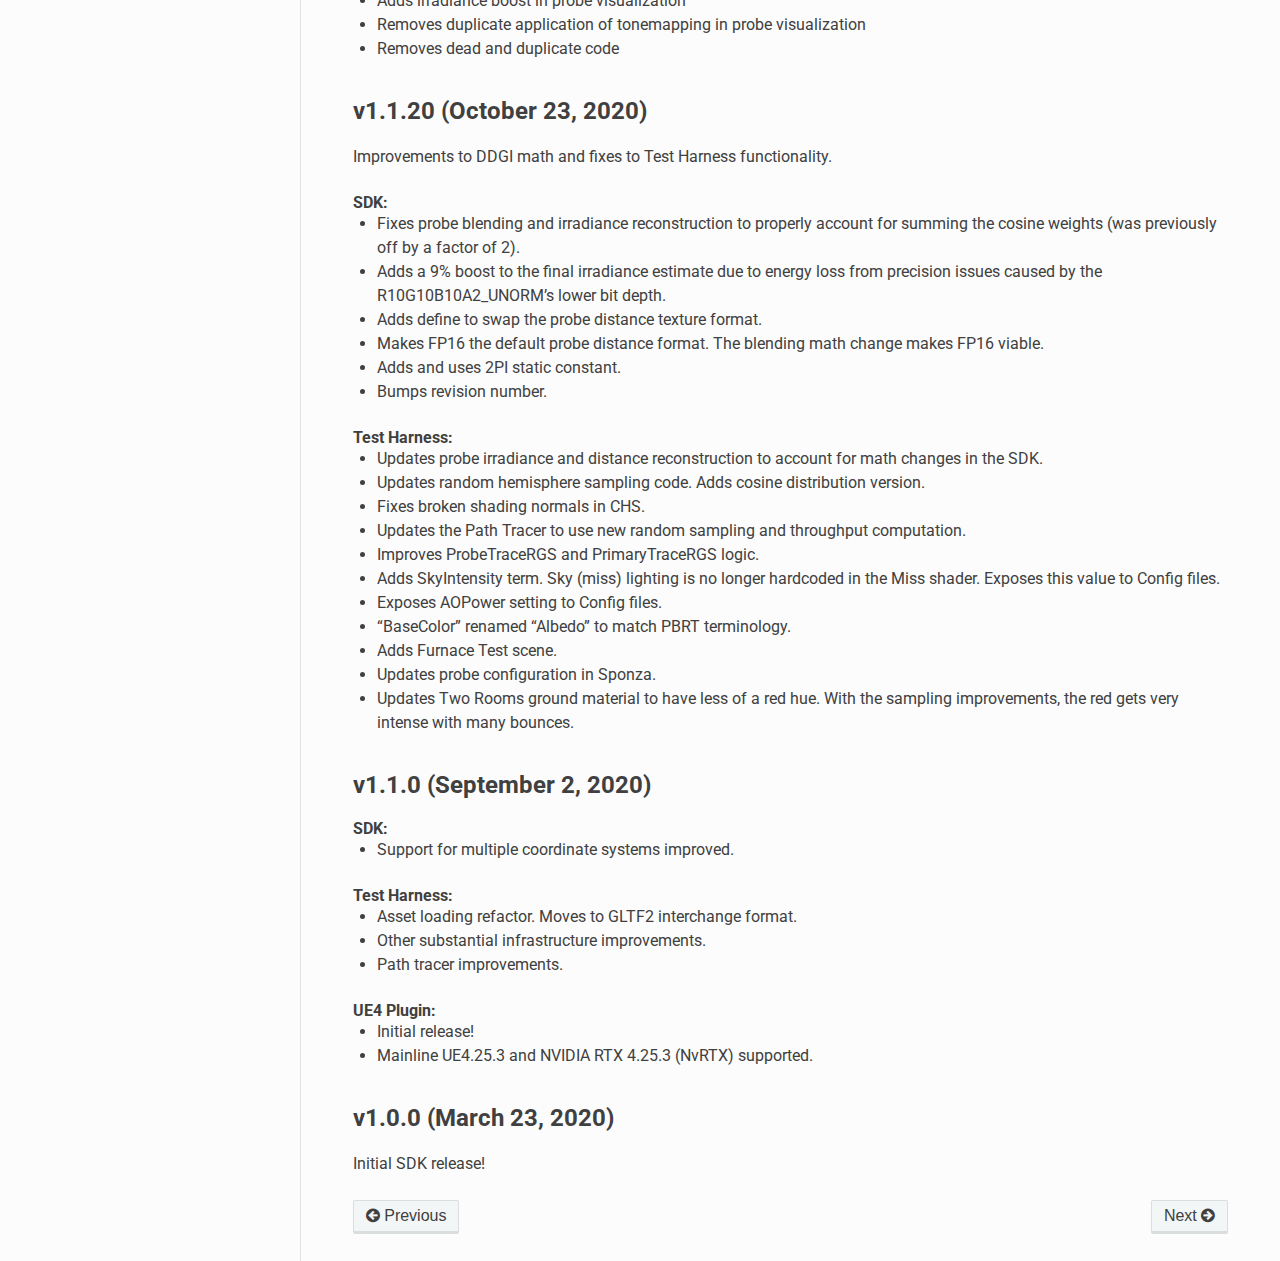
<file: docs/manual/Changelog.html>
<!DOCTYPE html>
<html class="writer-html5" lang="en" >
<head>
  <meta charset="utf-8" />
  
  <meta name="viewport" content="width=device-width, initial-scale=1.0" />
  
  <title>Change Log &mdash; RTXGI SDK 1.1  documentation</title>
  

  
  <link rel="stylesheet" href="../_static/css/nvidia_theme.css" type="text/css" />
  <link rel="stylesheet" href="../_static/pygments.css" type="text/css" />

  
  
    <link rel="shortcut icon" href="../_static/favicon.ico"/>
  

  
  

  

  
  <!--[if lt IE 9]>
    <script src="../_static/js/html5shiv.min.js"></script>
  <![endif]-->
  
    
      <script type="text/javascript" id="documentation_options" data-url_root="../" src="../_static/documentation_options.js"></script>
        <script src="../_static/jquery.js"></script>
        <script src="../_static/underscore.js"></script>
        <script src="../_static/doctools.js"></script>
    
    <script type="text/javascript" src="../_static/js/theme.js"></script>

    
    <link rel="index" title="Index" href="../genindex.html" />
    <link rel="search" title="Search" href="../search.html" />
    <link rel="next" title="Test Harness" href="Harness.html" />
    <link rel="prev" title="Quick Start" href="QuickStart.html" /> 
</head>

<body class="wy-body-for-nav">

   
  <div class="wy-grid-for-nav">
    
    <nav data-toggle="wy-nav-shift" class="wy-nav-side">
      <div class="wy-side-scroll">
        <div class="wy-side-nav-search" >
          

          
            <a href="../index.html" class="icon icon-home"> RTXGI SDK 1.1
          

          
            
            <img src="../_static/nvidia_logo.png" class="logo" alt="Logo"/>
          
          </a>

          
            
            
          

          
<div role="search">
  <form id="rtd-search-form" class="wy-form" action="../search.html" method="get">
    <input type="text" name="q" placeholder="Search docs" />
    <input type="hidden" name="check_keywords" value="yes" />
    <input type="hidden" name="area" value="default" />
  </form>
</div>

          
        </div>

        
        <div class="wy-menu wy-menu-vertical" data-spy="affix" role="navigation" aria-label="main navigation">
          
            
            
              
            
            
              <ul class="current">
<li class="toctree-l1 current"><a class="reference internal" href="Index.html">User’s Guide</a><ul class="current">
<li class="toctree-l2"><a class="reference internal" href="Welcome.html">Welcome</a></li>
<li class="toctree-l2"><a class="reference internal" href="License.html">License</a></li>
<li class="toctree-l2"><a class="reference internal" href="QuickStart.html">Quick Start</a></li>
<li class="toctree-l2 current"><a class="current reference internal" href="#">Change Log</a><ul>
<li class="toctree-l3"><a class="reference internal" href="#v1-1-30-april-14-2021">v1.1.30 (April 14, 2021)</a></li>
<li class="toctree-l3"><a class="reference internal" href="#v1-1-23-december-17-2020">v1.1.23 (December 17, 2020)</a></li>
<li class="toctree-l3"><a class="reference internal" href="#v1-1-22-october-30-2020">v1.1.22 (October 30, 2020)</a></li>
<li class="toctree-l3"><a class="reference internal" href="#v1-1-20-october-23-2020">v1.1.20 (October 23, 2020)</a></li>
<li class="toctree-l3"><a class="reference internal" href="#v1-1-0-september-2-2020">v1.1.0 (September 2, 2020)</a></li>
<li class="toctree-l3"><a class="reference internal" href="#v1-0-0-march-23-2020">v1.0.0 (March 23, 2020)</a></li>
</ul>
</li>
<li class="toctree-l2"><a class="reference internal" href="Harness.html">Test Harness</a></li>
<li class="toctree-l2"><a class="reference internal" href="SDKOverview.html">RTXGI SDK Overview</a></li>
<li class="toctree-l2"><a class="reference internal" href="DDGI.html">Dynamic Diffuse Global Illumination</a></li>
<li class="toctree-l2"><a class="reference internal" href="UE4Plugin.html">Unreal Engine 4 Plugin</a></li>
</ul>
</li>
</ul>

            
          
        </div>
        
      </div>
    </nav>

    <section data-toggle="wy-nav-shift" class="wy-nav-content-wrap">

      
      <nav class="wy-nav-top" aria-label="top navigation">
        
          <i data-toggle="wy-nav-top" class="fa fa-bars"></i>
          <a href="../index.html">RTXGI SDK 1.1</a>
        
      </nav>


      <div class="wy-nav-content">
        
        <div class="rst-content">
        
          

















<div role="navigation" aria-label="breadcrumbs navigation">

  <ul class="wy-breadcrumbs">
    
      <li><a href="../index.html" class="icon icon-home"></a> &raquo;</li>
        
          <li><a href="Index.html">User’s Guide</a> &raquo;</li>
        
      <li>Change Log</li>
    
    
      <li class="wy-breadcrumbs-aside">
        
          
        
      </li>
    
  </ul>

  
  <hr/>
</div>
          <div role="main" class="document" itemscope="itemscope" itemtype="http://schema.org/Article">
           <div itemprop="articleBody">
            
  <div class="section" id="change-log">
<span id="changelog"></span><h1>Change Log<a class="headerlink" href="#change-log" title="Permalink to this headline">¶</a></h1>
<div class="section" id="v1-1-30-april-14-2021">
<h2>v1.1.30 (April 14, 2021)<a class="headerlink" href="#v1-1-30-april-14-2021" title="Permalink to this headline">¶</a></h2>
<b>SDK:</b> <br><ul class="simple">
<li><p>Adds the ability to rotate DDGIVolumes.</p></li>
<li><p>Adds a control flow fix in the probe classification compute shader that stops back face hits from being treated as front faces hits.</p></li>
<li><p>Adds changes that fix compilation errors on non-windows platforms.</p></li>
</ul>
<b>UE4 Plugin:</b> <br><ul class="simple">
<li><p>Updates host and shader code to match SDK v1.1.30.</p></li>
<li><p>Updates engine-to-plugin interface and delegate callbacks. Use r.GlobalIllumination.ExperimentalPlugin [0|1] to enable or disable the plugin from the engine side.</p></li>
<li><p>Adds the ability to rotate DDGIVolumes in the editor and in-game.</p></li>
<li><p>Adds the ability to enable or disable individual DDGIVolumes in the editor and in-game.</p></li>
<li><p>Adds several improvements for infinite scrolling volumes.</p></li>
<li><p>Adds a GPU stat for RTXGI visualization passes.</p></li>
<li><p>Adds a fix for resource transition issues.</p></li>
<li><p>Adds a fix for RTXGI not running in shipping builds.</p></li>
<li><p>Adds a fix for RTXGI running even when r.RayTracing.ForceRayTracingEffects=0.</p></li>
<li><p>Adds fixes for compilation errors on non-windows platforms.</p></li>
<li><p>Vulkan: adds a fix for loaded DDGIVolume textures not being copied to the GPU.</p></li>
<li><p>Vulkan: adds a fix for a crash on shutdown.</p></li>
</ul>
</div>
<div class="section" id="v1-1-23-december-17-2020">
<h2>v1.1.23 (December 17, 2020)<a class="headerlink" href="#v1-1-23-december-17-2020" title="Permalink to this headline">¶</a></h2>
<b>SDK:</b> <br><ul class="simple">
<li><p>Swaps packed irradiance textures to R10G10B10 format. Using 10-bits for all channels prevents numerical precision issues from causing discoloration artifacts in some cases.</p></li>
<li><p>Adds a fix for numerical precision issues preventing radiance from reaching black when using 10-bit texture formats in some cases.</p></li>
<li><p>Adds a fix that prevents inactive probes from contributing to indirect lighting.</p></li>
</ul>
<b>Test Harness:</b> <br><ul class="simple">
<li><p>Adds a fix that includes a BRDF absorption factor. Perfect diffuse reflectors don’t exist in the real world!</p></li>
<li><p>Minor change to normal transformation for rigor. No functional change.</p></li>
<li><p>Other minor fixes.</p></li>
</ul>
<b>UE4 Plugin:</b> <br><ul class="simple">
<li><p>Updates plugin patches for 4.25.3 and 4.25.4 (Epic and NvRTX).</p></li>
<li><p>Adds support for 4.26.0 (Epic and NvRTX).</p></li>
<li><p>Updates SDK and Probe Trace code to match SDK v1.1.23.</p></li>
<li><p>Adds a “LightingPriority” property to DDGIVolumes that allow a user to specify priority when volumes are being selected for application to lighting.</p></li>
<li><p>Cleans up the volume culling and sorting code. Volumes are sorted by light priority, density, and then again by density across all light priorities after the final truncated list is determined.</p></li>
<li><p>Swaps the probe states resource to an SRV to avoid the UAV limitations UE4 imposes to enable the inactive probes contribution fix from the SDK.</p></li>
<li><p>Adds a fix for Issue #30: a crash when running a packaged build from projects that have the async loading thread feature enabled (contributed by Robert Kihl, Embark Studios).</p></li>
<li><p>Updates resource barriers to the new 4.26 transition API (4.26 plugins only).</p></li>
<li><p>Corrects and updates the plugin metadata.</p></li>
<li><p>Updates documentation.</p></li>
</ul>
</div>
<div class="section" id="v1-1-22-october-30-2020">
<h2>v1.1.22 (October 30, 2020)<a class="headerlink" href="#v1-1-22-october-30-2020" title="Permalink to this headline">¶</a></h2>
<p>Improves probe visualization in the Test Harness.</p>
<b>SDK:</b> <br><ul class="simple">
<li><p>Fixes sRGB conversion issues in probe visualization</p></li>
<li><p>Adds irradiance boost in probe visualization</p></li>
<li><p>Removes duplicate application of tonemapping in probe visualization</p></li>
<li><p>Removes dead and duplicate code</p></li>
</ul>
</div>
<div class="section" id="v1-1-20-october-23-2020">
<h2>v1.1.20 (October 23, 2020)<a class="headerlink" href="#v1-1-20-october-23-2020" title="Permalink to this headline">¶</a></h2>
<p>Improvements to DDGI math and fixes to Test Harness functionality.</p>
<b>SDK:</b> <br><ul class="simple">
<li><p>Fixes probe blending and irradiance reconstruction to properly account for summing the cosine weights (was previously off by a factor of 2).</p></li>
<li><p>Adds a 9% boost to the final irradiance estimate due to energy loss from precision issues caused by the R10G10B10A2_UNORM’s lower bit depth.</p></li>
<li><p>Adds define to swap the probe distance texture format.</p></li>
<li><p>Makes FP16 the default probe distance format. The blending math change makes FP16 viable.</p></li>
<li><p>Adds and uses 2PI static constant.</p></li>
<li><p>Bumps revision number.</p></li>
</ul>
<b>Test Harness:</b> <br><ul class="simple">
<li><p>Updates probe irradiance and distance reconstruction to account for math changes in the SDK.</p></li>
<li><p>Updates random hemisphere sampling code. Adds cosine distribution version.</p></li>
<li><p>Fixes broken shading normals in CHS.</p></li>
<li><p>Updates the Path Tracer to use new random sampling and throughput computation.</p></li>
<li><p>Improves ProbeTraceRGS and PrimaryTraceRGS logic.</p></li>
<li><p>Adds SkyIntensity term. Sky (miss) lighting is no longer hardcoded in the Miss shader. Exposes this value to Config files.</p></li>
<li><p>Exposes AOPower setting to Config files.</p></li>
<li><p>“BaseColor” renamed “Albedo” to match PBRT terminology.</p></li>
<li><p>Adds Furnace Test scene.</p></li>
<li><p>Updates probe configuration in Sponza.</p></li>
<li><p>Updates Two Rooms ground material to have less of a red hue. With the sampling improvements, the red gets very intense with many bounces.</p></li>
</ul>
</div>
<div class="section" id="v1-1-0-september-2-2020">
<h2>v1.1.0 (September 2, 2020)<a class="headerlink" href="#v1-1-0-september-2-2020" title="Permalink to this headline">¶</a></h2>
<b>SDK:</b> <br><ul class="simple">
<li><p>Support for multiple coordinate systems improved.</p></li>
</ul>
<b>Test Harness:</b> <br><ul class="simple">
<li><p>Asset loading refactor. Moves to GLTF2 interchange format.</p></li>
<li><p>Other substantial infrastructure improvements.</p></li>
<li><p>Path tracer improvements.</p></li>
</ul>
<b>UE4 Plugin:</b> <br><ul class="simple">
<li><p>Initial release!</p></li>
<li><p>Mainline UE4.25.3 and NVIDIA RTX 4.25.3 (NvRTX) supported.</p></li>
</ul>
</div>
<div class="section" id="v1-0-0-march-23-2020">
<h2>v1.0.0 (March 23, 2020)<a class="headerlink" href="#v1-0-0-march-23-2020" title="Permalink to this headline">¶</a></h2>
<p>Initial SDK release!</p>
</div>
</div>


           </div>
           
          </div>
          <footer>
    <div class="rst-footer-buttons" role="navigation" aria-label="footer navigation">
        <a href="Harness.html" class="btn btn-neutral float-right" title="Test Harness" accesskey="n" rel="next">Next <span class="fa fa-arrow-circle-right" aria-hidden="true"></span></a>
        <a href="QuickStart.html" class="btn btn-neutral float-left" title="Quick Start" accesskey="p" rel="prev"><span class="fa fa-arrow-circle-left" aria-hidden="true"></span> Previous</a>
    </div>

  <hr/>

  <div role="contentinfo">
    <p>
        &#169; Copyright 2019-2021, NVIDIA.

    </p>
  </div>
    
    
    
    Built with <a href="https://www.sphinx-doc.org/">Sphinx</a> using a
    
    <a href="https://github.com/readthedocs/sphinx_rtd_theme">theme</a>
    
    provided by <a href="https://readthedocs.org">Read the Docs</a>. 

</footer>
        </div>
      </div>

    </section>

  </div>
  

  <script type="text/javascript">
      jQuery(function () {
          SphinxRtdTheme.Navigation.enable(true);
      });
  </script>

  
  
    
   

</body>
</html>
</file>
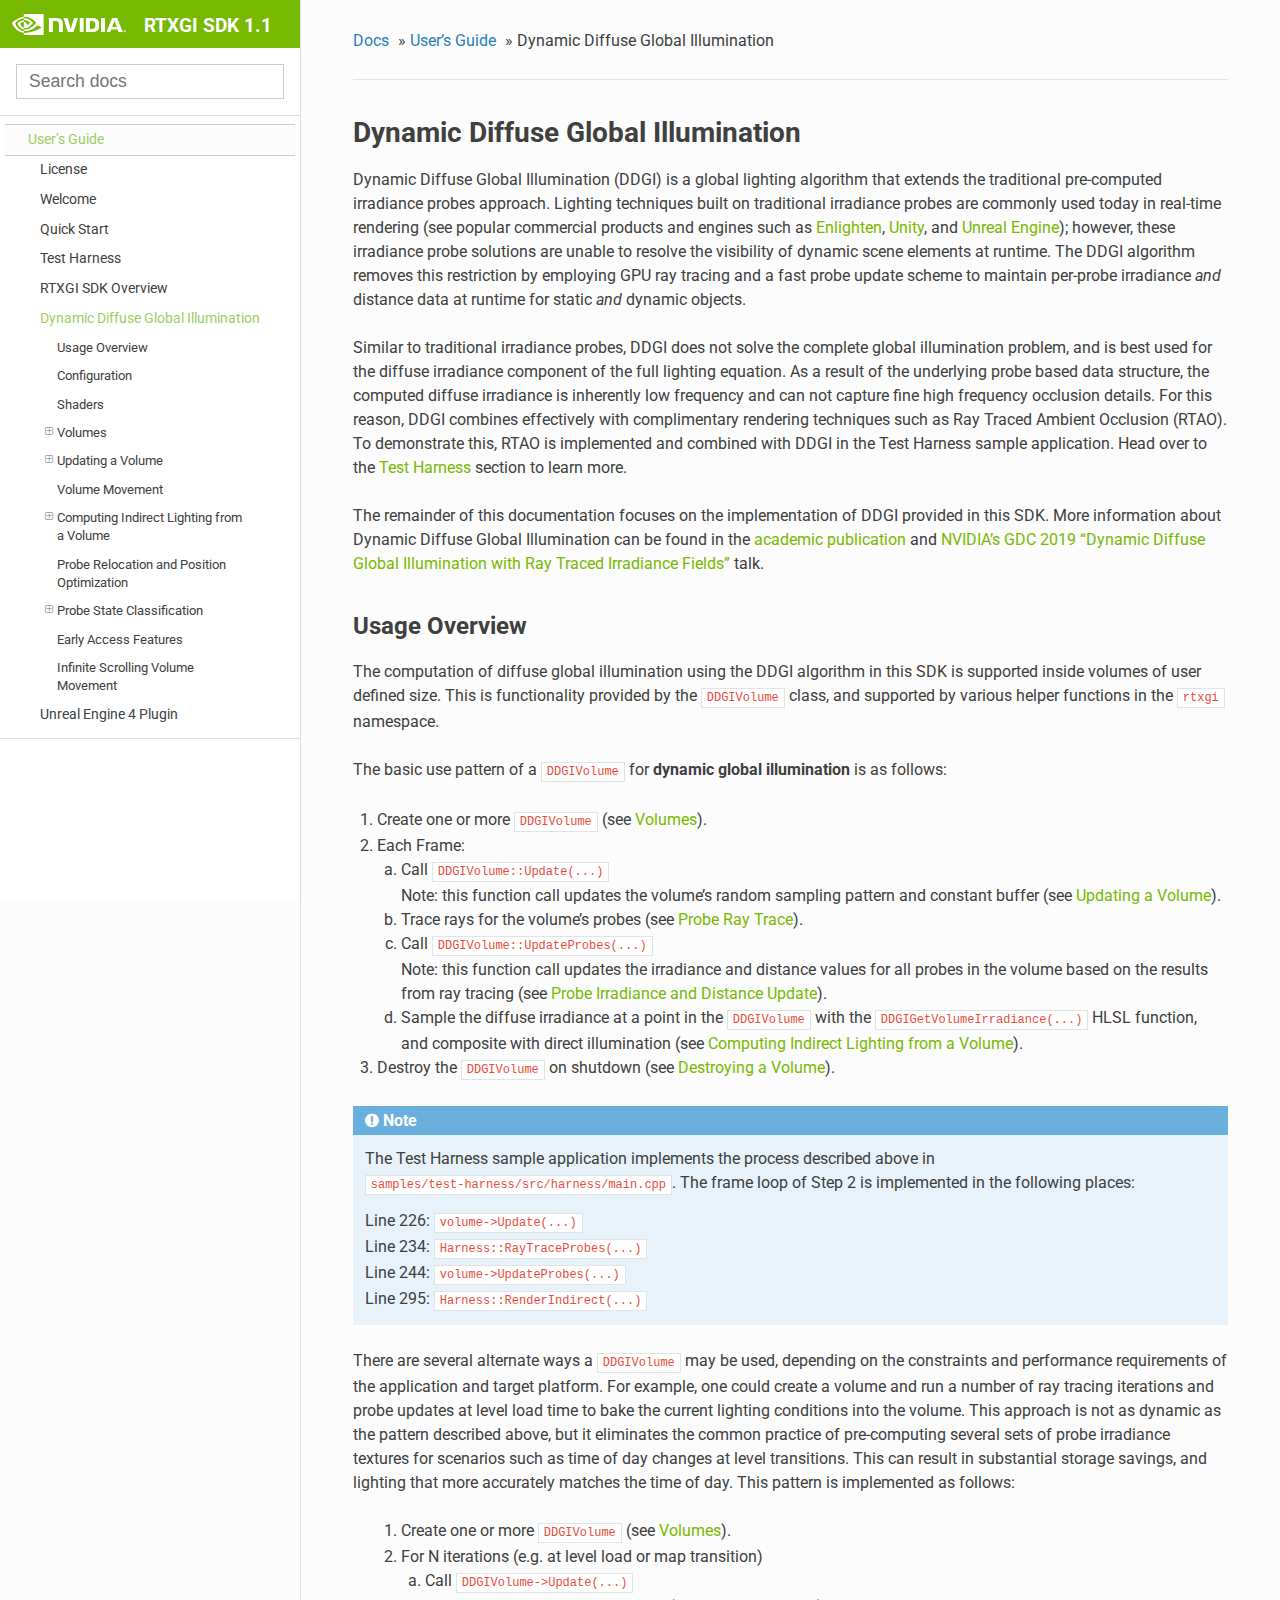
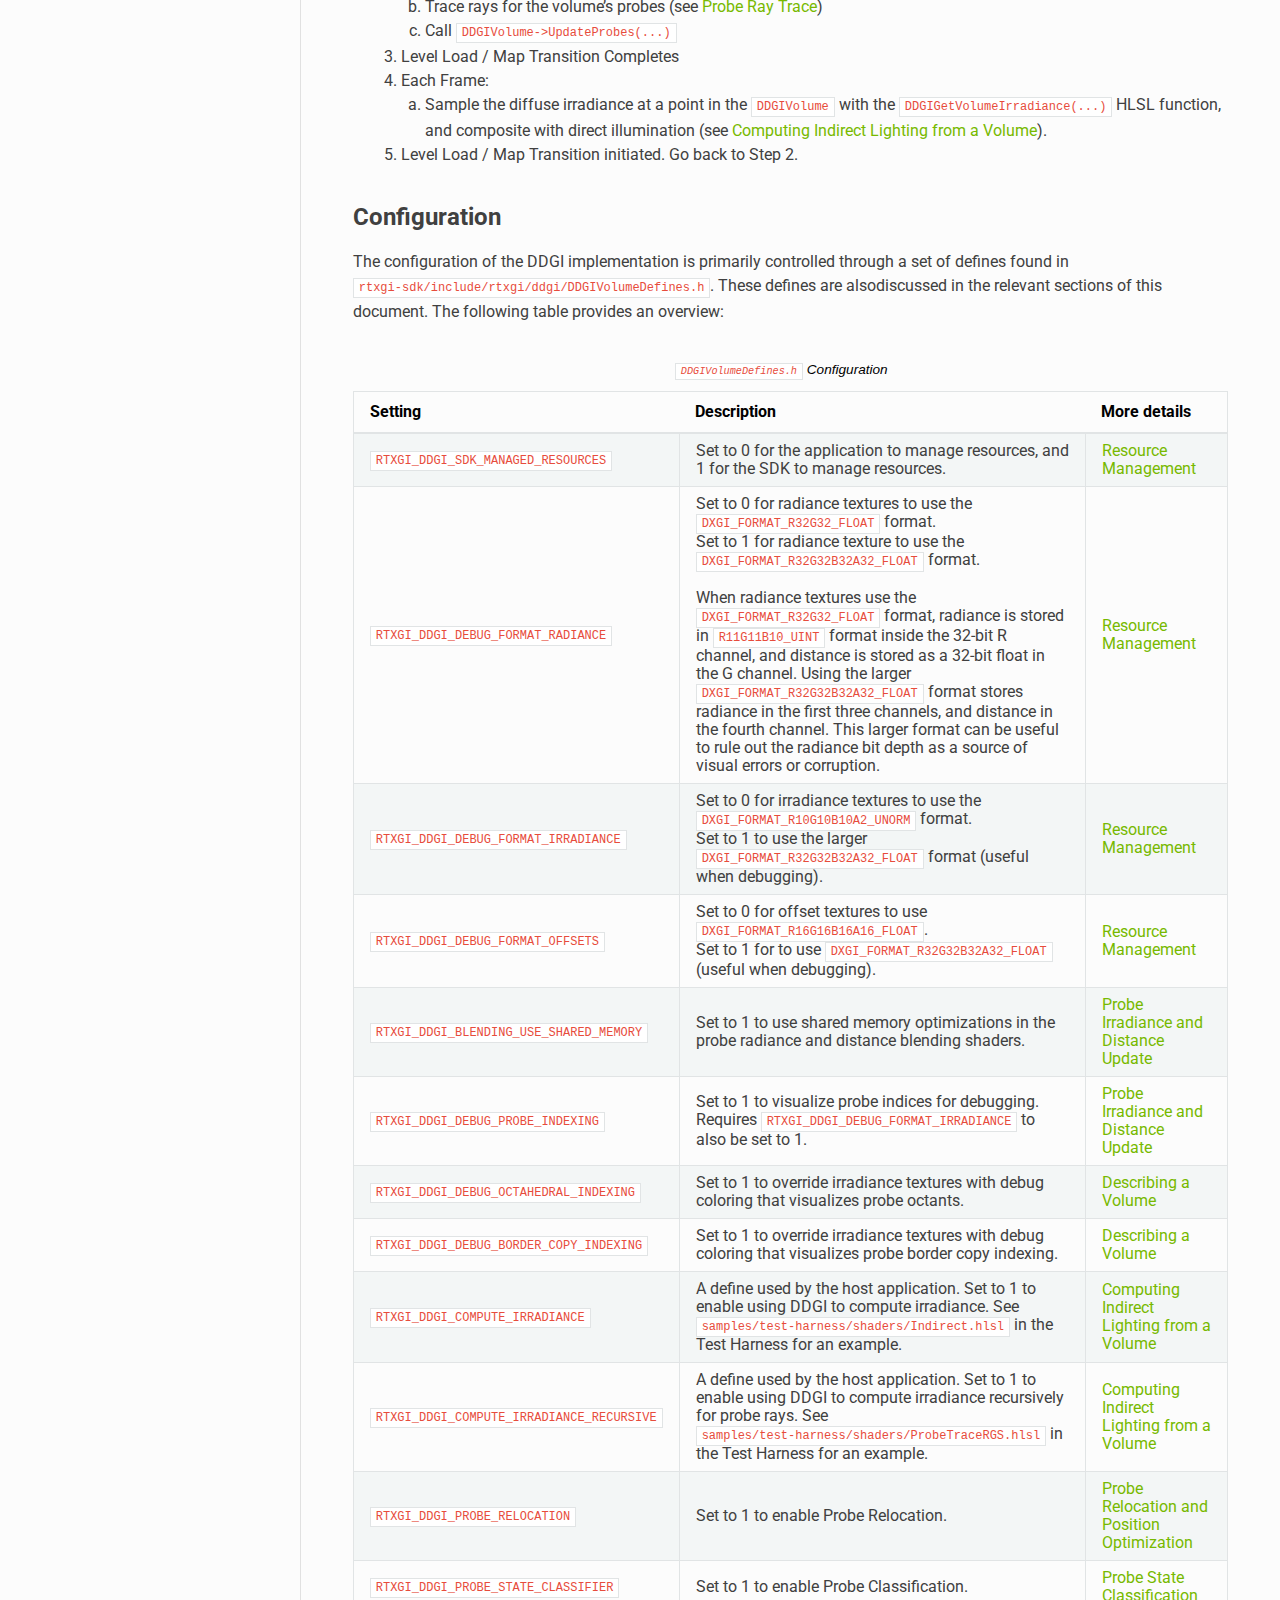
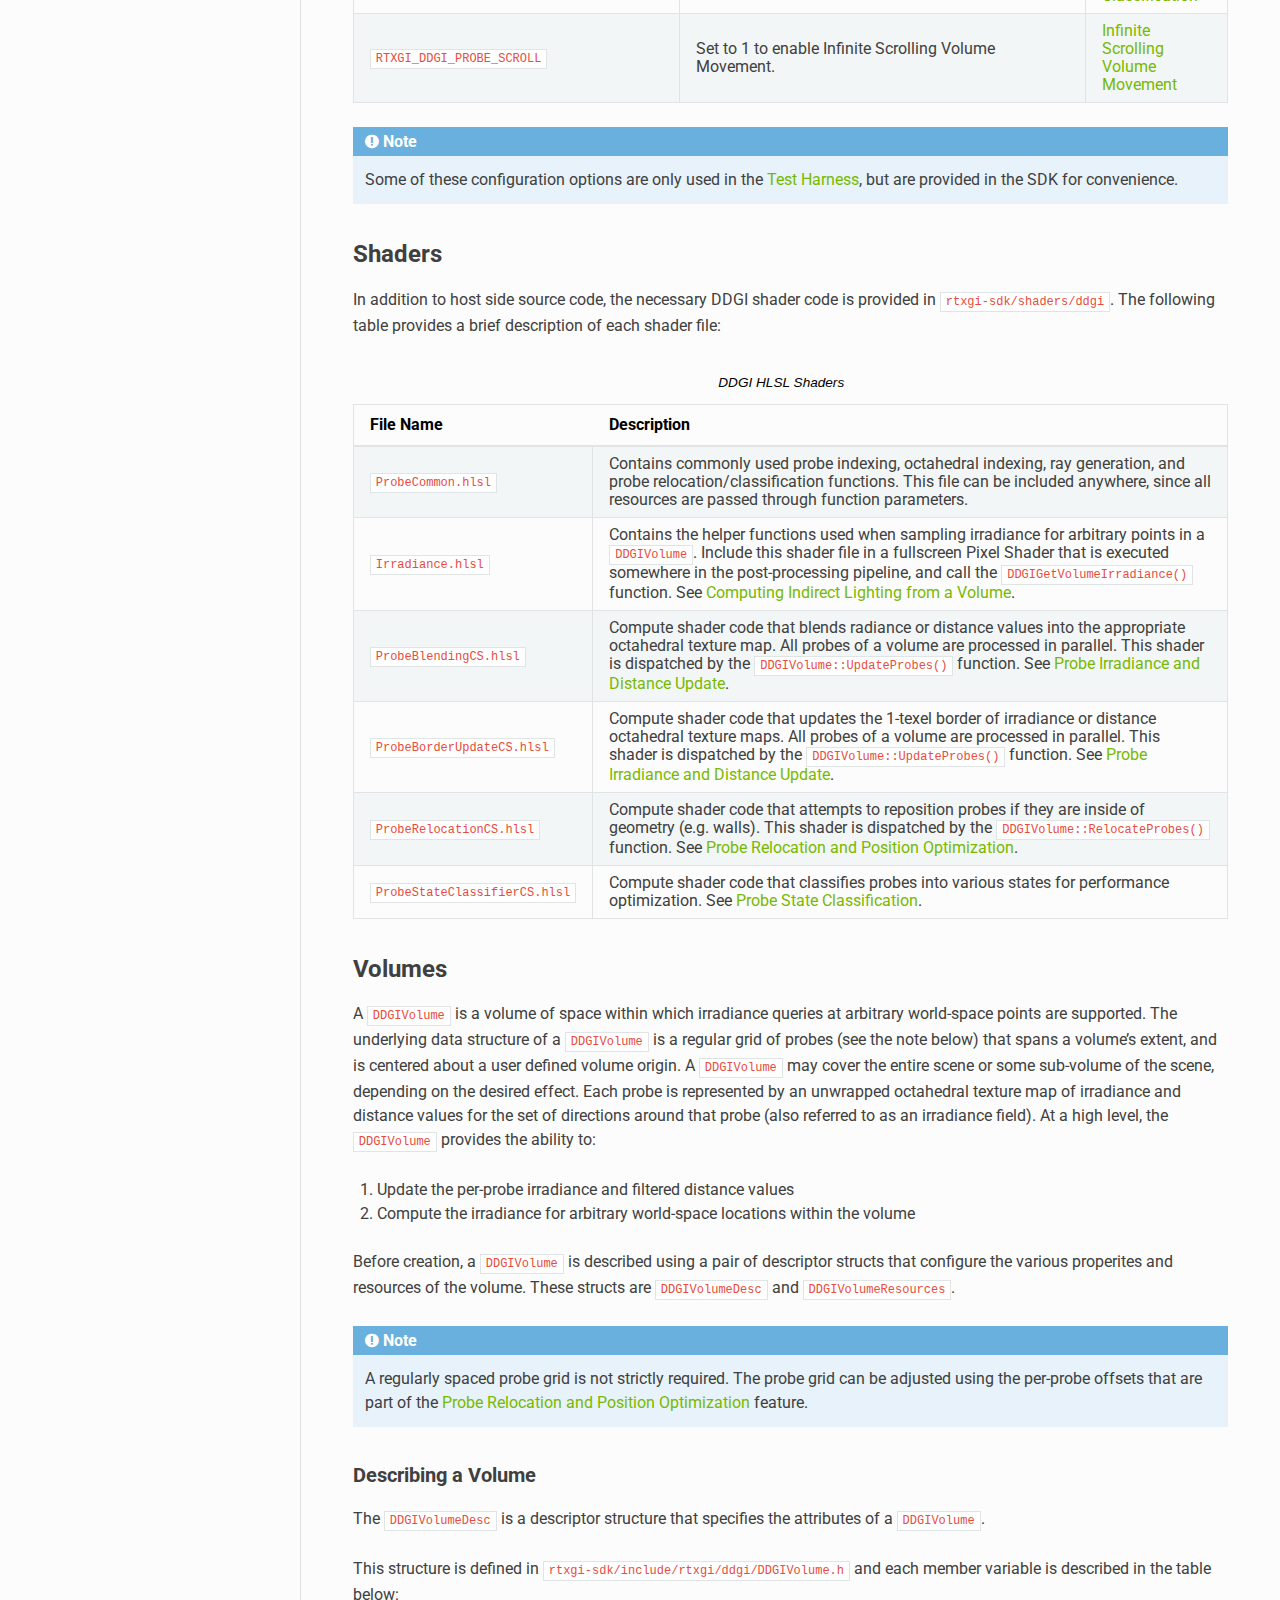
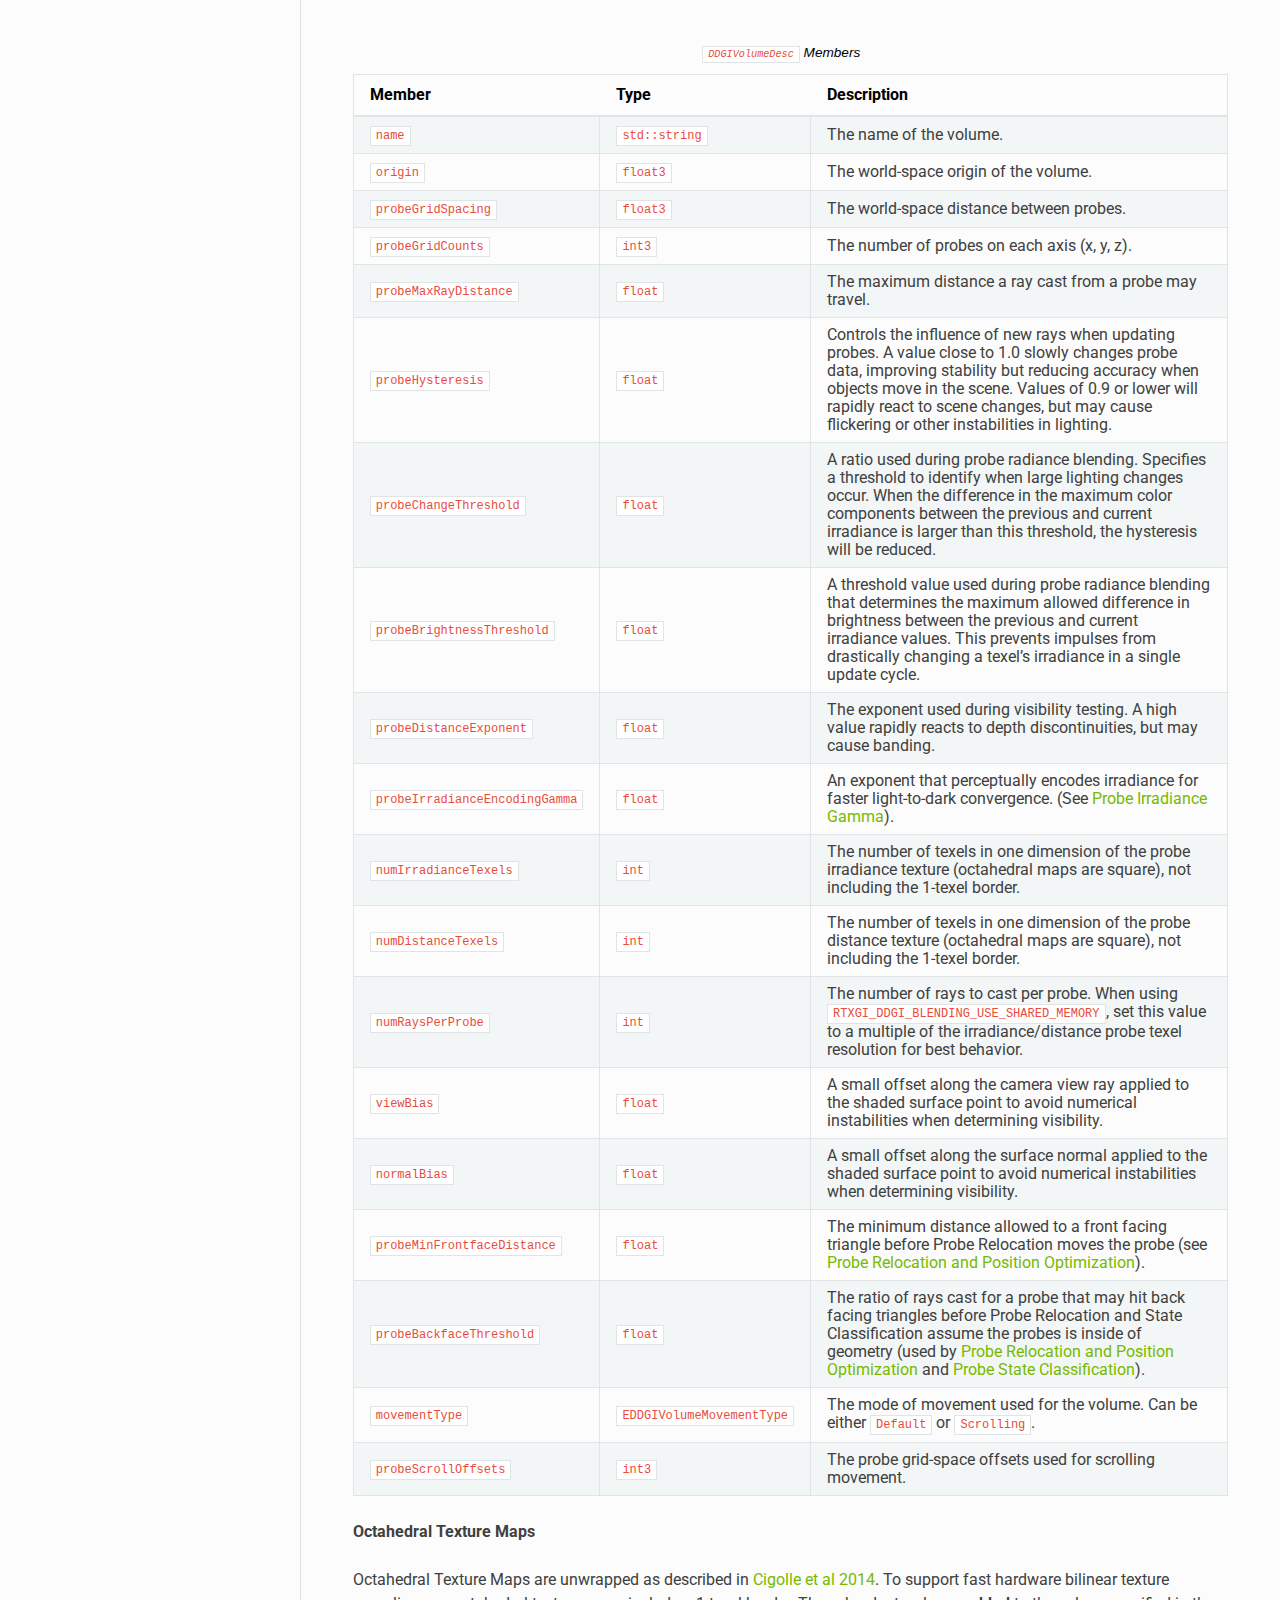
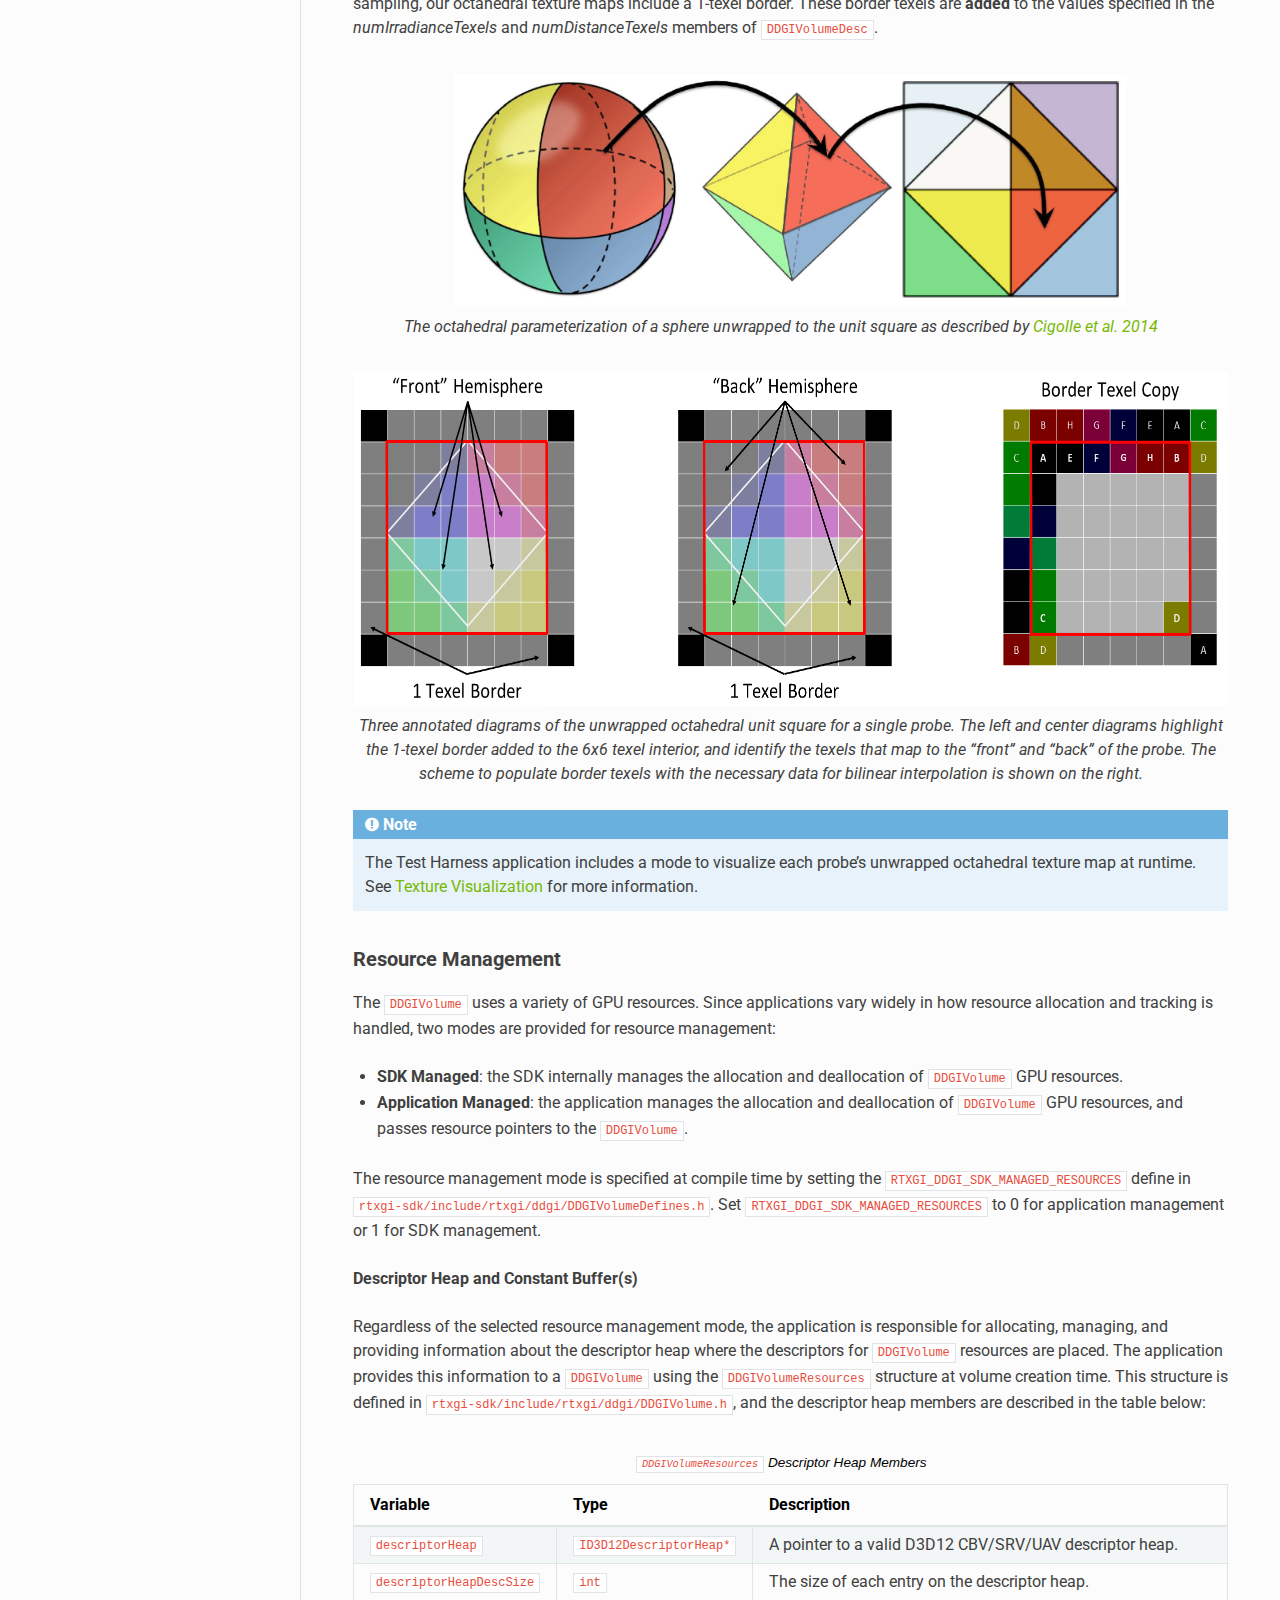
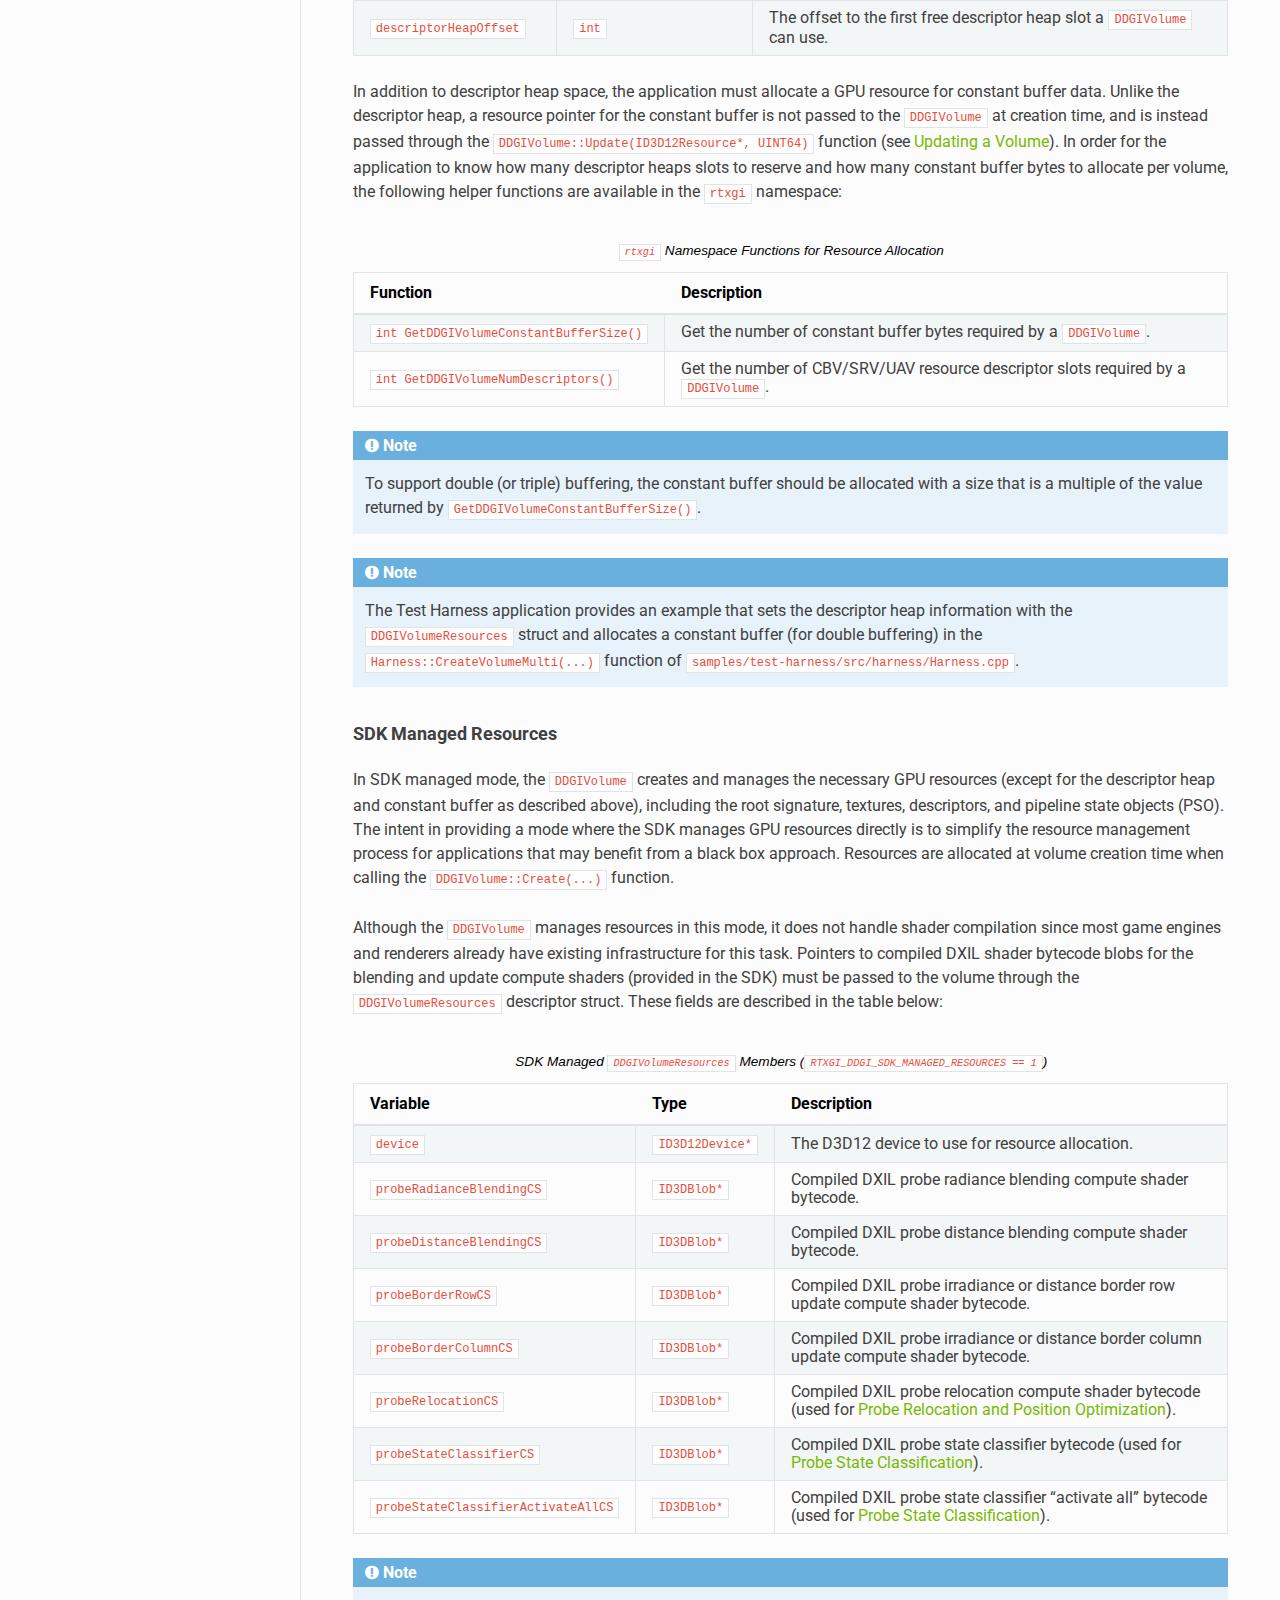
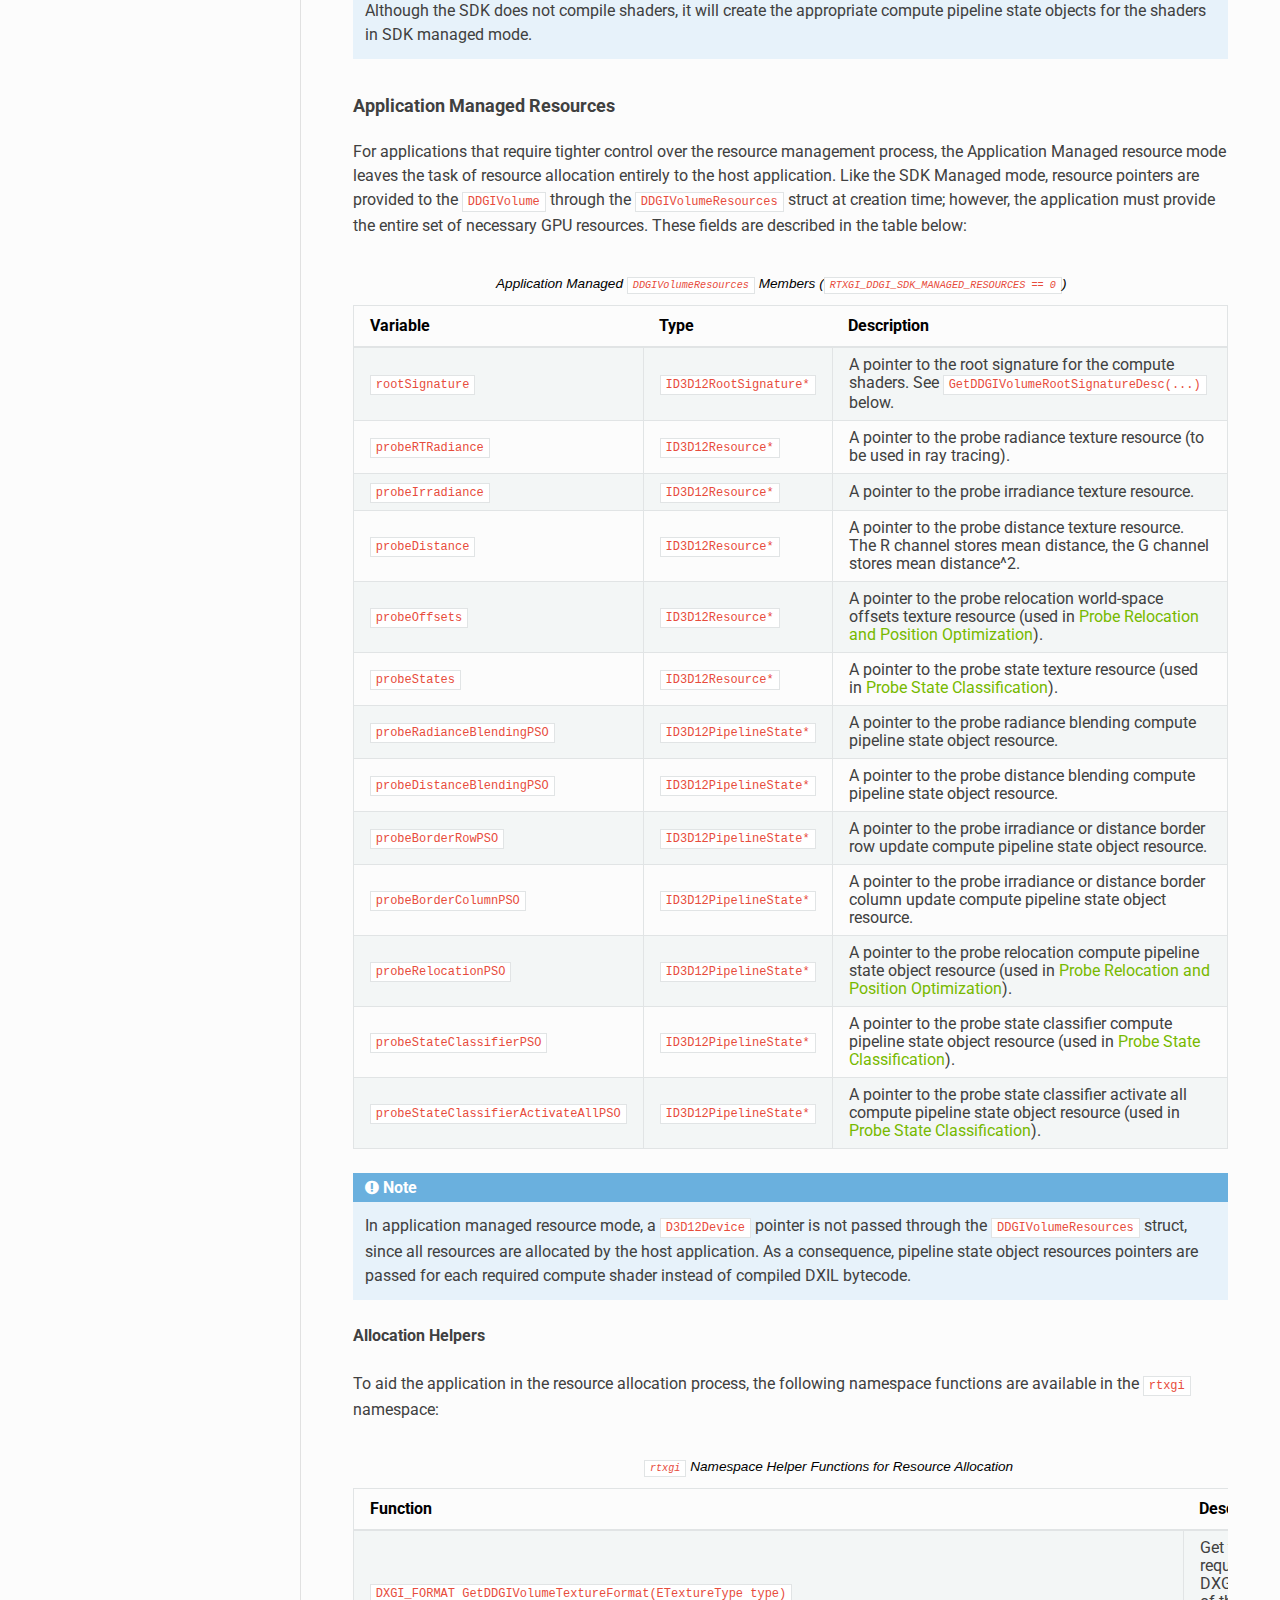
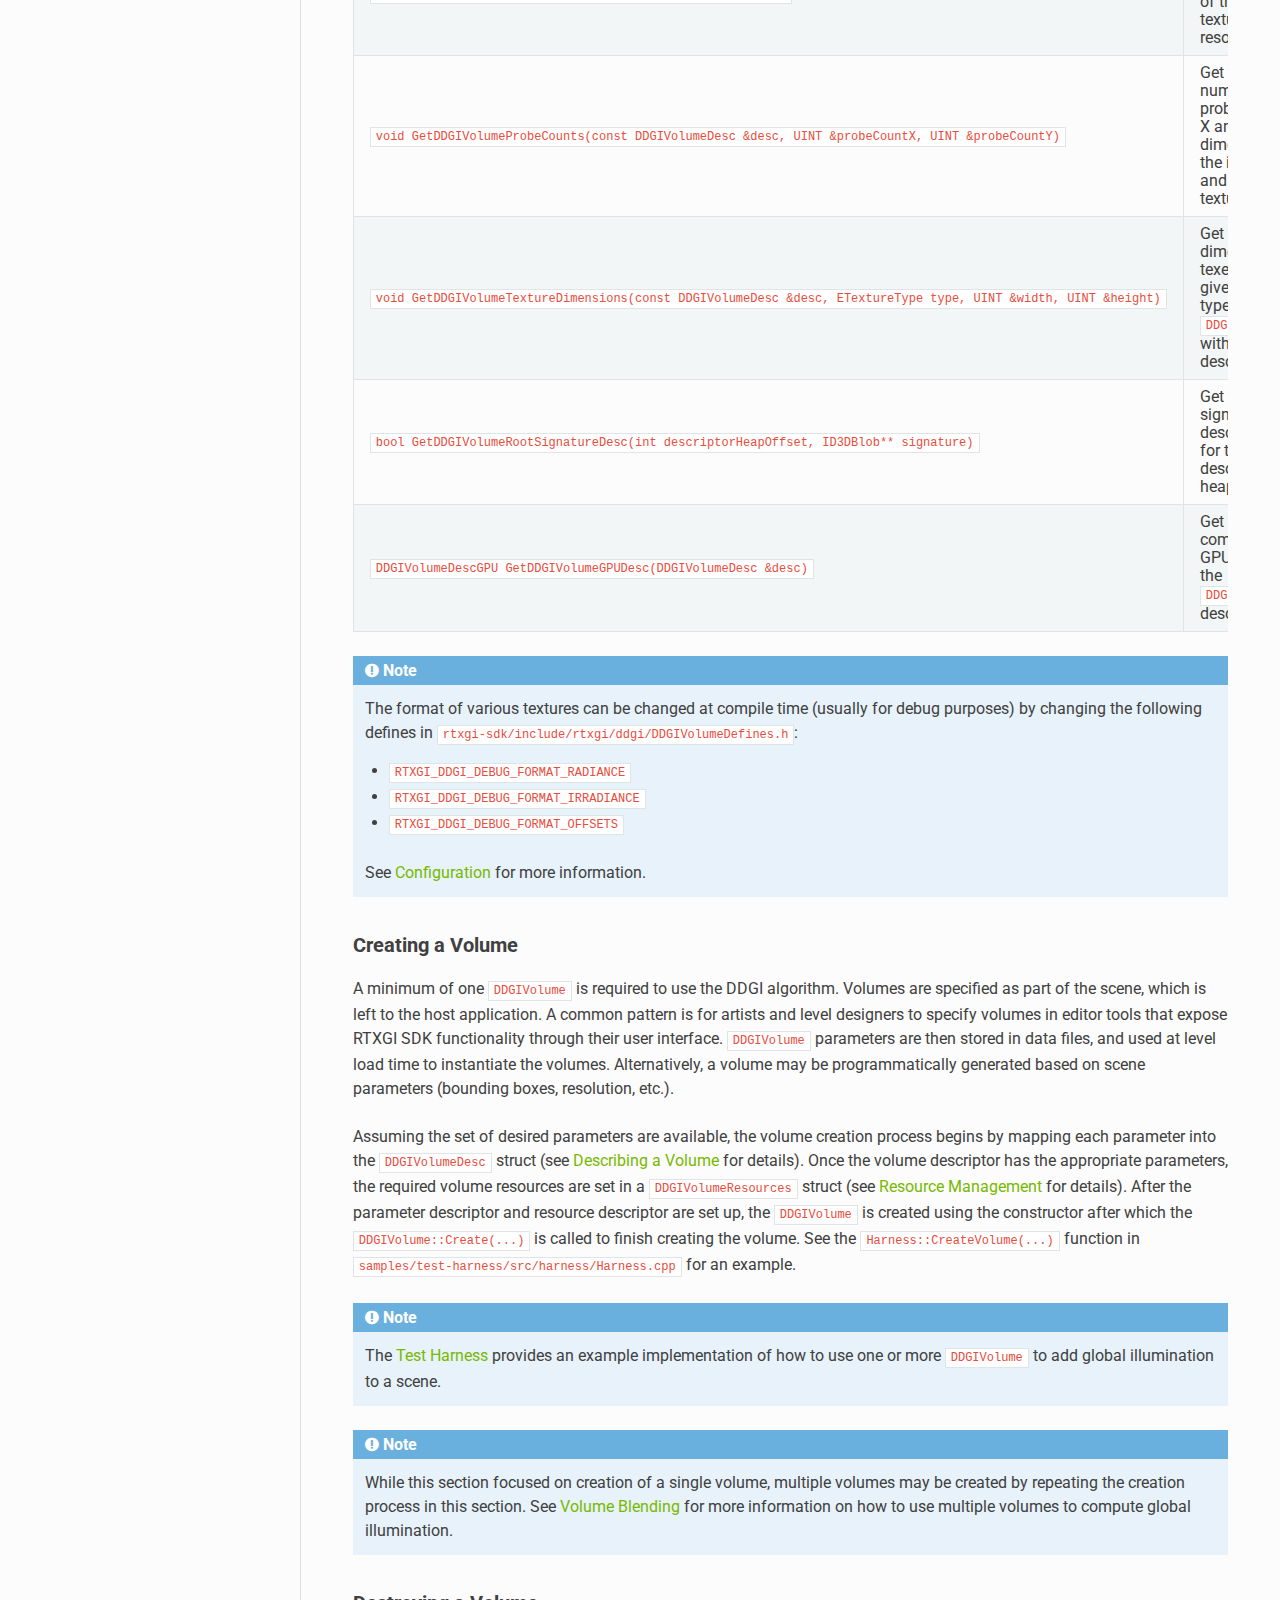
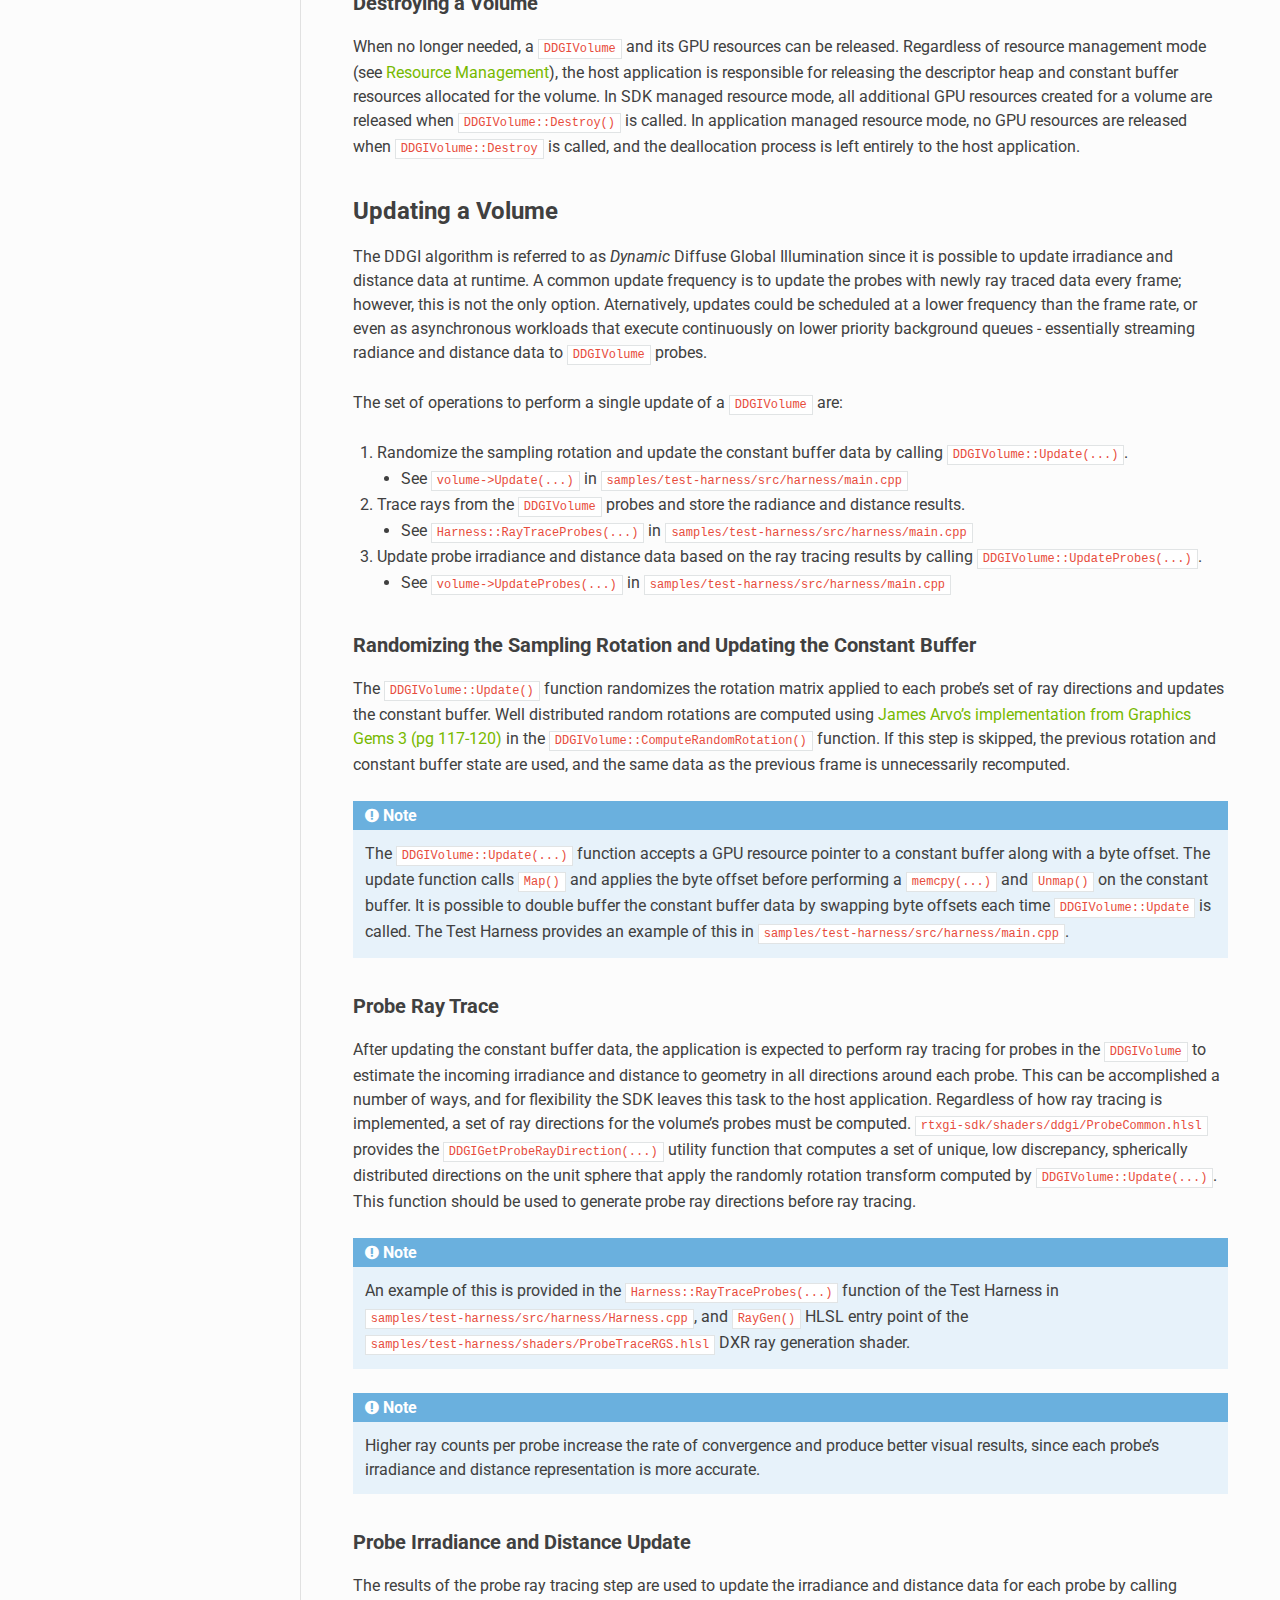
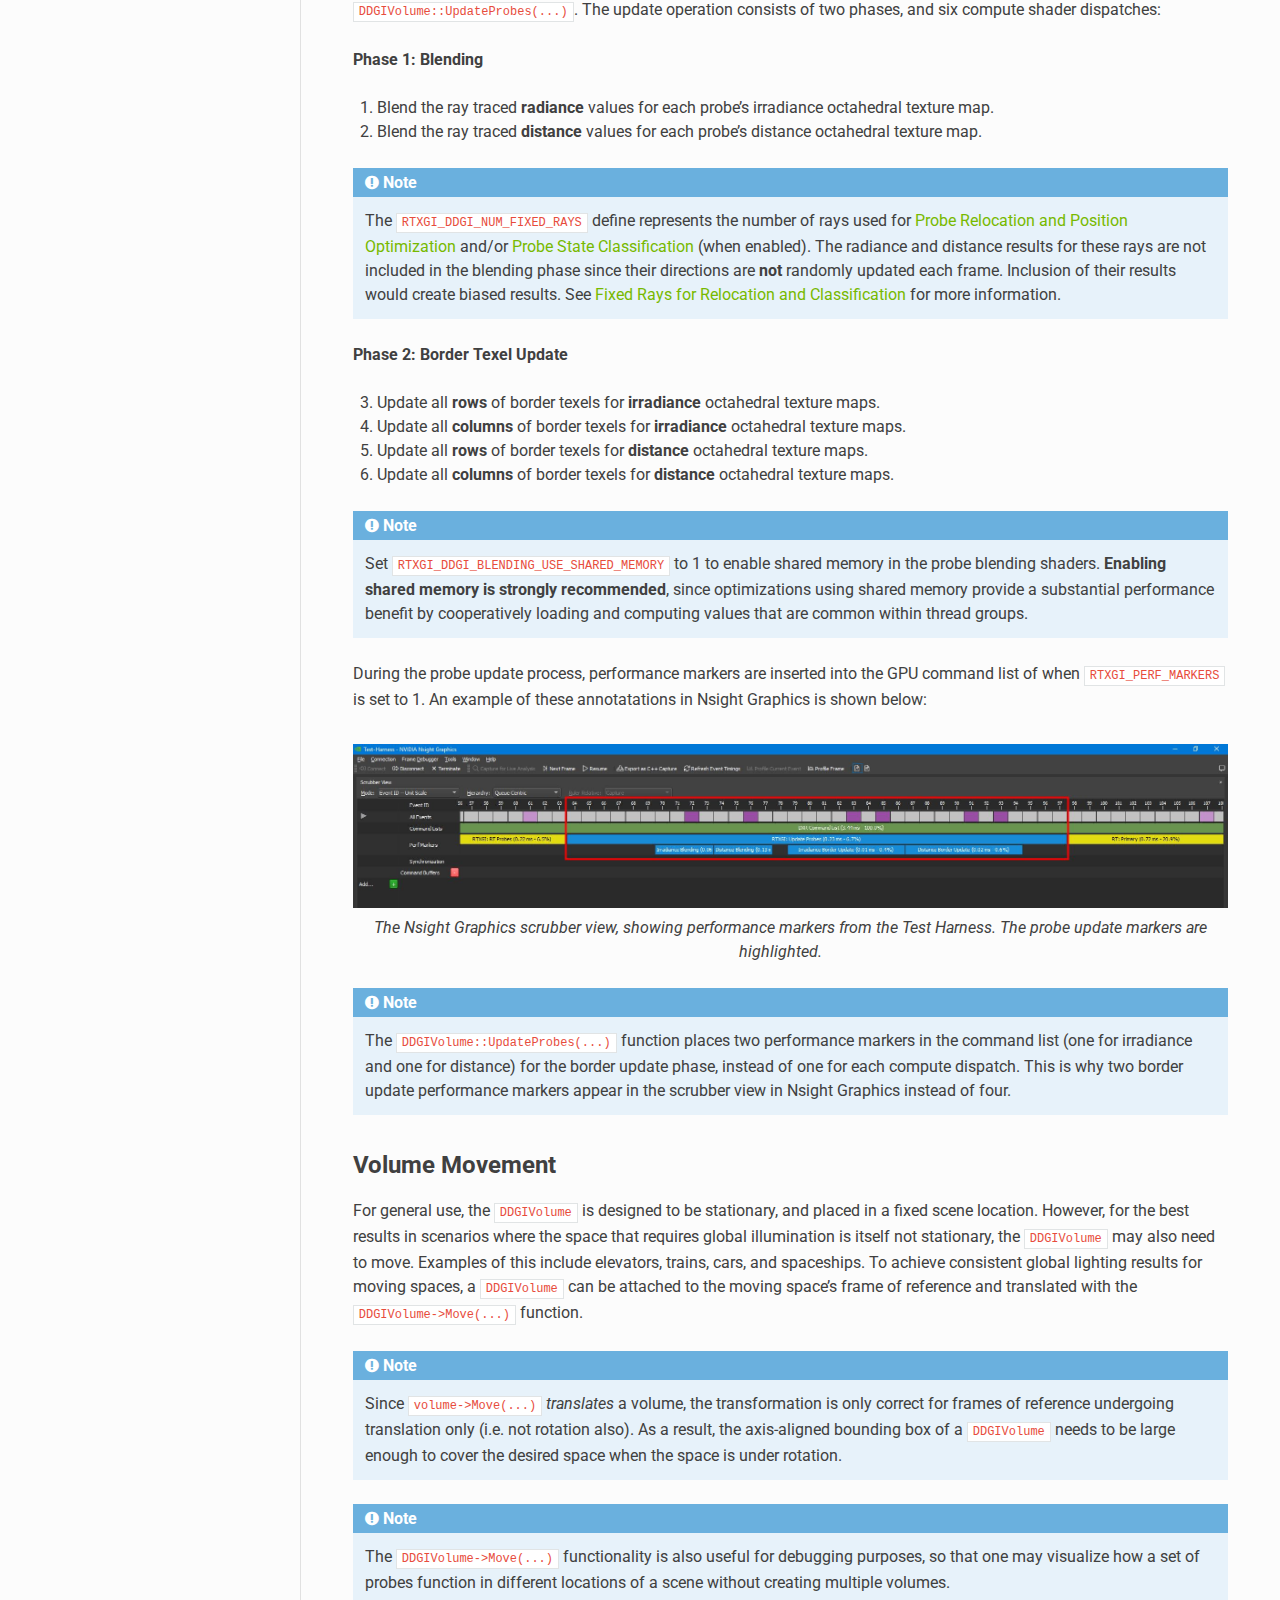
<file: docs/manual/DDGI.html>
<!DOCTYPE html>
<!--[if IE 8]><html class="no-js lt-ie9" lang="en" > <![endif]-->
<!--[if gt IE 8]><!--> <html class="no-js" lang="en" > <!--<![endif]-->
<head>
  <meta charset="utf-8">
  
  <meta name="viewport" content="width=device-width, initial-scale=1.0">
  
  <title>Dynamic Diffuse Global Illumination &mdash; RTXGI SDK 1.1  documentation</title>
  

  
  
    <link rel="shortcut icon" href="../_static/favicon.ico"/>
  
  
  

  
  <script type="text/javascript" src="../_static/js/modernizr.min.js"></script>
  
    
      <script type="text/javascript" id="documentation_options" data-url_root="../" src="../_static/documentation_options.js"></script>
        <script src="../_static/jquery.js"></script>
        <script src="../_static/underscore.js"></script>
        <script src="../_static/doctools.js"></script>
        <script src="../_static/language_data.js"></script>
    
    <script type="text/javascript" src="../_static/js/theme.js"></script>

    

  
  <link rel="stylesheet" href="../_static/css/nvidia_theme.css" type="text/css" />
  <link rel="stylesheet" href="../_static/pygments.css" type="text/css" />
    <link rel="index" title="Index" href="../genindex.html" />
    <link rel="search" title="Search" href="../search.html" />
    <link rel="next" title="Unreal Engine 4 Plugin" href="UE4Plugin.html" />
    <link rel="prev" title="RTXGI SDK Overview" href="SDKOverview.html" /> 
</head>

<body class="wy-body-for-nav">

   
  <div class="wy-grid-for-nav">
    
    <nav data-toggle="wy-nav-shift" class="wy-nav-side">
      <div class="wy-side-scroll">
        <div class="wy-side-nav-search" >
          

          
            <a href="../index.html" class="icon icon-home"> RTXGI SDK 1.1
          

          
            
            <img src="../_static/nvidia_logo.png" class="logo" alt="Logo"/>
          
          </a>

          
            
            
          

          
<div role="search">
  <form id="rtd-search-form" class="wy-form" action="../search.html" method="get">
    <input type="text" name="q" placeholder="Search docs" />
    <input type="hidden" name="check_keywords" value="yes" />
    <input type="hidden" name="area" value="default" />
  </form>
</div>

          
        </div>

        <div class="wy-menu wy-menu-vertical" data-spy="affix" role="navigation" aria-label="main navigation">
          
            
            
              
            
            
              <ul class="current">
<li class="toctree-l1 current"><a class="reference internal" href="Index.html">User’s Guide</a><ul class="current">
<li class="toctree-l2"><a class="reference internal" href="License.html">License</a></li>
<li class="toctree-l2"><a class="reference internal" href="Welcome.html">Welcome</a></li>
<li class="toctree-l2"><a class="reference internal" href="QuickStart.html">Quick Start</a></li>
<li class="toctree-l2"><a class="reference internal" href="Harness.html">Test Harness</a></li>
<li class="toctree-l2"><a class="reference internal" href="SDKOverview.html">RTXGI SDK Overview</a></li>
<li class="toctree-l2 current"><a class="current reference internal" href="#">Dynamic Diffuse Global Illumination</a><ul>
<li class="toctree-l3"><a class="reference internal" href="#usage-overview">Usage Overview</a></li>
<li class="toctree-l3"><a class="reference internal" href="#configuration">Configuration</a></li>
<li class="toctree-l3"><a class="reference internal" href="#shaders">Shaders</a></li>
<li class="toctree-l3"><a class="reference internal" href="#volumes">Volumes</a><ul>
<li class="toctree-l4"><a class="reference internal" href="#describing-a-volume">Describing a Volume</a></li>
<li class="toctree-l4"><a class="reference internal" href="#resource-management">Resource Management</a></li>
<li class="toctree-l4"><a class="reference internal" href="#creating-a-volume">Creating a Volume</a></li>
<li class="toctree-l4"><a class="reference internal" href="#destroying-a-volume">Destroying a Volume</a></li>
</ul>
</li>
<li class="toctree-l3"><a class="reference internal" href="#updating-a-volume">Updating a Volume</a><ul>
<li class="toctree-l4"><a class="reference internal" href="#randomizing-the-sampling-rotation-and-updating-the-constant-buffer">Randomizing the Sampling Rotation and Updating the Constant Buffer</a></li>
<li class="toctree-l4"><a class="reference internal" href="#probe-ray-trace">Probe Ray Trace</a></li>
<li class="toctree-l4"><a class="reference internal" href="#probe-irradiance-and-distance-update">Probe Irradiance and Distance Update</a></li>
</ul>
</li>
<li class="toctree-l3"><a class="reference internal" href="#volume-movement">Volume Movement</a></li>
<li class="toctree-l3"><a class="reference internal" href="#computing-indirect-lighting-from-a-volume">Computing Indirect Lighting from a Volume</a><ul>
<li class="toctree-l4"><a class="reference internal" href="#probe-irradiance-gamma">Probe Irradiance Gamma</a></li>
<li class="toctree-l4"><a class="reference internal" href="#compositing-indirect-lighting">Compositing Indirect Lighting</a></li>
<li class="toctree-l4"><a class="reference internal" href="#volume-blending">Volume Blending</a></li>
</ul>
</li>
<li class="toctree-l3"><a class="reference internal" href="#probe-relocation-and-position-optimization">Probe Relocation and Position Optimization</a></li>
<li class="toctree-l3"><a class="reference internal" href="#probe-state-classification">Probe State Classification</a><ul>
<li class="toctree-l4"><a class="reference internal" href="#fixed-rays-for-relocation-and-classification">Fixed Rays for Relocation and Classification</a></li>
</ul>
</li>
<li class="toctree-l3"><a class="reference internal" href="#early-access-features">Early Access Features</a></li>
<li class="toctree-l3"><a class="reference internal" href="#infinite-scrolling-volume-movement">Infinite Scrolling Volume Movement</a></li>
</ul>
</li>
<li class="toctree-l2"><a class="reference internal" href="UE4Plugin.html">Unreal Engine 4 Plugin</a></li>
</ul>
</li>
</ul>

            
          
        </div>
      </div>
    </nav>

    <section data-toggle="wy-nav-shift" class="wy-nav-content-wrap">

      
      <nav class="wy-nav-top" aria-label="top navigation">
        
          <i data-toggle="wy-nav-top" class="fa fa-bars"></i>
          <a href="../index.html">RTXGI SDK 1.1</a>
        
      </nav>


      <div class="wy-nav-content">
        
        <div class="rst-content">
        
          















<div role="navigation" aria-label="breadcrumbs navigation">

  <ul class="wy-breadcrumbs">
    
      <li><a href="../index.html">Docs</a> &raquo;</li>
        
          <li><a href="Index.html">User’s Guide</a> &raquo;</li>
        
      <li>Dynamic Diffuse Global Illumination</li>
    
    
      <li class="wy-breadcrumbs-aside">
        
            
        
      </li>
    
  </ul>

  
  <hr/>
</div>
          <div role="main" class="document" itemscope="itemscope" itemtype="http://schema.org/Article">
           <div itemprop="articleBody">
            
  <div class="section" id="dynamic-diffuse-global-illumination">
<span id="ddgi"></span><h1>Dynamic Diffuse Global Illumination<a class="headerlink" href="#dynamic-diffuse-global-illumination" title="Permalink to this headline">¶</a></h1>
<p>Dynamic Diffuse Global Illumination (DDGI) is a global lighting algorithm that extends the traditional pre-computed irradiance probes approach. Lighting techniques built on traditional irradiance probes are commonly used today in real-time rendering (see popular commercial products and engines such as <a class="reference external" href="https://www.siliconstudio.co.jp/middleware/enlighten/en/">Enlighten</a>, <a class="reference external" href="https://unity3d.com/learn/tutorials/topics/graphics/probe-lighting">Unity</a>, and <a class="reference external" href="https://docs.unrealengine.com/en-us/Engine/Rendering/LightingAndShadows/IndirectLightingCache">Unreal Engine</a>); however, these irradiance probe solutions are unable to resolve the visibility of dynamic scene elements at runtime. The DDGI algorithm removes this restriction by employing GPU ray tracing and a fast probe update scheme to maintain per-probe irradiance <em>and</em> distance data at runtime for static <em>and</em> dynamic objects.</p>
<p>Similar to traditional irradiance probes, DDGI does not solve the complete global illumination problem, and is best used for the diffuse irradiance component of the full lighting equation. As a result of the underlying probe based data structure, the computed diffuse irradiance is inherently low frequency and can not capture fine high frequency occlusion details. For this reason, DDGI combines effectively with complimentary rendering techniques such as Ray Traced Ambient Occlusion (RTAO). To demonstrate this, RTAO is implemented and combined with DDGI in the Test Harness sample application. Head over to the <a class="reference internal" href="Harness.html#harness"><span class="std std-ref">Test Harness</span></a> section to learn more.</p>
<p>The remainder of this documentation focuses on the implementation of DDGI provided in this SDK. More information about Dynamic Diffuse Global Illumination can be found in the <a class="reference external" href="http://jcgt.org/published/0008/02/01/">academic publication</a> and <a class="reference external" href="https://www.gdcvault.com/play/1026182/">NVIDIA’s GDC 2019 “Dynamic Diffuse Global Illumination with Ray Traced Irradiance Fields”</a> talk.</p>
<div class="section" id="usage-overview">
<span id="ddgi-overview"></span><h2>Usage Overview<a class="headerlink" href="#usage-overview" title="Permalink to this headline">¶</a></h2>
<p>The computation of diffuse global illumination using the DDGI algorithm in this SDK is supported inside volumes of user defined size. This is functionality provided by the <code class="docutils literal notranslate"><span class="pre">DDGIVolume</span></code> class, and supported by various helper functions in the <code class="docutils literal notranslate"><span class="pre">rtxgi</span></code> namespace.</p>
<p>The basic use pattern of a <code class="docutils literal notranslate"><span class="pre">DDGIVolume</span></code> for <strong>dynamic global illumination</strong> is as follows:</p>
<ol class="arabic">
<li><p>Create one or more <code class="docutils literal notranslate"><span class="pre">DDGIVolume</span></code> (see <a class="reference internal" href="#volumes">Volumes</a>).</p></li>
<li><p>Each Frame:</p>
<ol class="loweralpha">
<li><p>Call <code class="docutils literal notranslate"><span class="pre">DDGIVolume::Update(...)</span></code></p>
<p>Note: this function call updates the volume’s random sampling pattern and constant buffer (see <a class="reference internal" href="#updating-a-volume">Updating a Volume</a>).</p>
</li>
<li><p>Trace rays for the volume’s probes (see <a class="reference internal" href="#probe-ray-trace">Probe Ray Trace</a>).</p></li>
<li><p>Call <code class="docutils literal notranslate"><span class="pre">DDGIVolume::UpdateProbes(...)</span></code></p>
<p>Note: this function call updates the irradiance and distance values for all probes in the volume based on the results from ray tracing (see <a class="reference internal" href="#probe-irradiance-and-distance-update">Probe Irradiance and Distance Update</a>).</p>
</li>
<li><p>Sample the diffuse irradiance at a point in the <code class="docutils literal notranslate"><span class="pre">DDGIVolume</span></code> with the <code class="docutils literal notranslate"><span class="pre">DDGIGetVolumeIrradiance(...)</span></code> HLSL function, and composite with direct illumination (see <a class="reference internal" href="#computing-indirect-lighting-from-a-volume">Computing Indirect Lighting from a Volume</a>).</p></li>
</ol>
</li>
<li><p>Destroy the <code class="docutils literal notranslate"><span class="pre">DDGIVolume</span></code> on shutdown (see <a class="reference internal" href="#destroying-a-volume">Destroying a Volume</a>).</p></li>
</ol>
<div class="admonition note">
<p class="admonition-title">Note</p>
<p>The Test Harness sample application implements the process described above in <code class="docutils literal notranslate"><span class="pre">samples/test-harness/src/harness/main.cpp</span></code>. The frame loop of Step 2 is implemented in the following places:</p>
<p>Line 226: <code class="docutils literal notranslate"><span class="pre">volume-&gt;Update(...)</span></code> <br/>
Line 234: <code class="docutils literal notranslate"><span class="pre">Harness::RayTraceProbes(...)</span></code>  <br/>
Line 244: <code class="docutils literal notranslate"><span class="pre">volume-&gt;UpdateProbes(...)</span></code>  <br/>
Line 295: <code class="docutils literal notranslate"><span class="pre">Harness::RenderIndirect(...)</span></code>  <br/></p>
</div>
<p>There are several alternate ways a <code class="docutils literal notranslate"><span class="pre">DDGIVolume</span></code> may be used, depending on the constraints and performance requirements of the application and target platform. For example, one could create a volume and run a number of ray tracing iterations and probe updates at level load time to bake the current lighting conditions into the volume. This approach is not as dynamic as the pattern described above, but it eliminates the common practice of pre-computing several sets of probe irradiance textures for scenarios such as time of day changes at level transitions. This can result in substantial storage savings, and lighting that more accurately matches the time of day. This pattern is implemented as follows:</p>
<blockquote>
<div><ol class="arabic simple">
<li><p>Create one or more <code class="docutils literal notranslate"><span class="pre">DDGIVolume</span></code> (see <a class="reference internal" href="#volumes">Volumes</a>).</p></li>
<li><p>For N iterations (e.g. at level load or map transition)</p>
<ol class="loweralpha simple">
<li><p>Call <code class="docutils literal notranslate"><span class="pre">DDGIVolume-&gt;Update(...)</span></code></p></li>
<li><p>Trace rays for the volume’s probes (see <a class="reference internal" href="#probe-ray-trace">Probe Ray Trace</a>)</p></li>
<li><p>Call <code class="docutils literal notranslate"><span class="pre">DDGIVolume-&gt;UpdateProbes(...)</span></code></p></li>
</ol>
</li>
<li><p>Level Load / Map Transition Completes</p></li>
<li><p>Each Frame:</p>
<ol class="loweralpha simple">
<li><p>Sample the diffuse irradiance at a point in the <code class="docutils literal notranslate"><span class="pre">DDGIVolume</span></code> with the <code class="docutils literal notranslate"><span class="pre">DDGIGetVolumeIrradiance(...)</span></code> HLSL function, and composite with direct illumination (see <a class="reference internal" href="#computing-indirect-lighting-from-a-volume">Computing Indirect Lighting from a Volume</a>).</p></li>
</ol>
</li>
<li><p>Level Load / Map Transition initiated. Go back to Step 2.</p></li>
</ol>
</div></blockquote>
</div>
<div class="section" id="configuration">
<span id="ddgi-config"></span><h2>Configuration<a class="headerlink" href="#configuration" title="Permalink to this headline">¶</a></h2>
<p>The configuration of the DDGI implementation is primarily controlled through a set of defines found in <code class="docutils literal notranslate"><span class="pre">rtxgi-sdk/include/rtxgi/ddgi/DDGIVolumeDefines.h</span></code>. These defines are alsodiscussed in the relevant sections of this document. The following table provides an overview:</p>
<table class="colwidths-given docutils align-default" id="id2">
<caption><span class="caption-text"><code class="docutils literal notranslate"><span class="pre">DDGIVolumeDefines.h</span></code> Configuration</span><a class="headerlink" href="#id2" title="Permalink to this table">¶</a></caption>
<colgroup>
<col style="width: 21%" />
<col style="width: 56%" />
<col style="width: 22%" />
</colgroup>
<thead>
<tr class="row-odd"><th class="head"><p>Setting</p></th>
<th class="head"><p>Description</p></th>
<th class="head"><p>More details</p></th>
</tr>
</thead>
<tbody>
<tr class="row-even"><td><p><code class="docutils literal notranslate"><span class="pre">RTXGI_DDGI_SDK_MANAGED_RESOURCES</span></code></p></td>
<td><p>Set to 0 for the application to manage resources, and 1 for the SDK to manage resources.</p></td>
<td><p><a class="reference internal" href="#resource-management">Resource Management</a></p></td>
</tr>
<tr class="row-odd"><td><p><code class="docutils literal notranslate"><span class="pre">RTXGI_DDGI_DEBUG_FORMAT_RADIANCE</span></code></p></td>
<td><p>Set to 0 for radiance textures to use the <code class="docutils literal notranslate"><span class="pre">DXGI_FORMAT_R32G32_FLOAT</span></code> format. <br/> Set to 1 for radiance texture to use the <code class="docutils literal notranslate"><span class="pre">DXGI_FORMAT_R32G32B32A32_FLOAT</span></code> format. <br/> <br/> When radiance textures use the <code class="docutils literal notranslate"><span class="pre">DXGI_FORMAT_R32G32_FLOAT</span></code> format, radiance is stored in <code class="docutils literal notranslate"><span class="pre">R11G11B10_UINT</span></code> format inside the 32-bit R channel, and distance is stored as a 32-bit float in the G channel. Using the larger <code class="docutils literal notranslate"><span class="pre">DXGI_FORMAT_R32G32B32A32_FLOAT</span></code> format stores radiance in the first three channels, and distance in the fourth channel. This larger format can be useful to rule out the radiance bit depth as a source of visual errors or corruption.</p></td>
<td><p><a class="reference internal" href="#resource-management">Resource Management</a></p></td>
</tr>
<tr class="row-even"><td><p><code class="docutils literal notranslate"><span class="pre">RTXGI_DDGI_DEBUG_FORMAT_IRRADIANCE</span></code></p></td>
<td><p>Set to 0 for irradiance textures to use the <code class="docutils literal notranslate"><span class="pre">DXGI_FORMAT_R10G10B10A2_UNORM</span></code> format. <br/> Set to 1 to use the larger <code class="docutils literal notranslate"><span class="pre">DXGI_FORMAT_R32G32B32A32_FLOAT</span></code> format (useful when debugging).</p></td>
<td><p><a class="reference internal" href="#resource-management">Resource Management</a></p></td>
</tr>
<tr class="row-odd"><td><p><code class="docutils literal notranslate"><span class="pre">RTXGI_DDGI_DEBUG_FORMAT_OFFSETS</span></code></p></td>
<td><p>Set to 0 for offset textures to use <code class="docutils literal notranslate"><span class="pre">DXGI_FORMAT_R16G16B16A16_FLOAT</span></code>. <br/> Set to 1 for to use <code class="docutils literal notranslate"><span class="pre">DXGI_FORMAT_R32G32B32A32_FLOAT</span></code> (useful when debugging).</p></td>
<td><p><a class="reference internal" href="#resource-management">Resource Management</a></p></td>
</tr>
<tr class="row-even"><td><p><code class="docutils literal notranslate"><span class="pre">RTXGI_DDGI_BLENDING_USE_SHARED_MEMORY</span></code></p></td>
<td><p>Set to 1 to use shared memory optimizations in the probe radiance and distance blending shaders.</p></td>
<td><p><a class="reference internal" href="#probe-irradiance-and-distance-update">Probe Irradiance and Distance Update</a></p></td>
</tr>
<tr class="row-odd"><td><p><code class="docutils literal notranslate"><span class="pre">RTXGI_DDGI_DEBUG_PROBE_INDEXING</span></code></p></td>
<td><p>Set to 1 to visualize probe indices for debugging. Requires <code class="docutils literal notranslate"><span class="pre">RTXGI_DDGI_DEBUG_FORMAT_IRRADIANCE</span></code> to also be set to 1.</p></td>
<td><p><a class="reference internal" href="#probe-irradiance-and-distance-update">Probe Irradiance and Distance Update</a></p></td>
</tr>
<tr class="row-even"><td><p><code class="docutils literal notranslate"><span class="pre">RTXGI_DDGI_DEBUG_OCTAHEDRAL_INDEXING</span></code></p></td>
<td><p>Set to 1 to override irradiance textures with debug coloring that visualizes probe octants.</p></td>
<td><p><a class="reference internal" href="#describing-a-volume">Describing a Volume</a></p></td>
</tr>
<tr class="row-odd"><td><p><code class="docutils literal notranslate"><span class="pre">RTXGI_DDGI_DEBUG_BORDER_COPY_INDEXING</span></code></p></td>
<td><p>Set to 1 to override irradiance textures with debug coloring that visualizes probe border copy indexing.</p></td>
<td><p><a class="reference internal" href="#describing-a-volume">Describing a Volume</a></p></td>
</tr>
<tr class="row-even"><td><p><code class="docutils literal notranslate"><span class="pre">RTXGI_DDGI_COMPUTE_IRRADIANCE</span></code></p></td>
<td><p>A define used by the host application. Set to 1 to enable using DDGI to compute irradiance. See <code class="docutils literal notranslate"><span class="pre">samples/test-harness/shaders/Indirect.hlsl</span></code> in the Test Harness for an example.</p></td>
<td><p><a class="reference internal" href="#computing-indirect-lighting-from-a-volume">Computing Indirect Lighting from a Volume</a></p></td>
</tr>
<tr class="row-odd"><td><p><code class="docutils literal notranslate"><span class="pre">RTXGI_DDGI_COMPUTE_IRRADIANCE_RECURSIVE</span></code></p></td>
<td><p>A define used by the host application. Set to 1 to enable using DDGI to compute irradiance recursively for probe rays. See <code class="docutils literal notranslate"><span class="pre">samples/test-harness/shaders/ProbeTraceRGS.hlsl</span></code> in the Test Harness for an example.</p></td>
<td><p><a class="reference internal" href="#computing-indirect-lighting-from-a-volume">Computing Indirect Lighting from a Volume</a></p></td>
</tr>
<tr class="row-even"><td><p><code class="docutils literal notranslate"><span class="pre">RTXGI_DDGI_PROBE_RELOCATION</span></code></p></td>
<td><p>Set to 1 to enable Probe Relocation.</p></td>
<td><p><a class="reference internal" href="#probe-offsets"><span class="std std-ref">Probe Relocation and Position Optimization</span></a></p></td>
</tr>
<tr class="row-odd"><td><p><code class="docutils literal notranslate"><span class="pre">RTXGI_DDGI_PROBE_STATE_CLASSIFIER</span></code></p></td>
<td><p>Set to 1 to enable Probe Classification.</p></td>
<td><p><a class="reference internal" href="#probe-states"><span class="std std-ref">Probe State Classification</span></a></p></td>
</tr>
<tr class="row-even"><td><p><code class="docutils literal notranslate"><span class="pre">RTXGI_DDGI_PROBE_SCROLL</span></code></p></td>
<td><p>Set to 1 to enable Infinite Scrolling Volume Movement.</p></td>
<td><p><a class="reference internal" href="#infinite-scrolling-volume-movement">Infinite Scrolling Volume Movement</a></p></td>
</tr>
</tbody>
</table>
<div class="admonition note">
<p class="admonition-title">Note</p>
<p>Some of these configuration options are only used in the <a class="reference internal" href="Harness.html#harness"><span class="std std-ref">Test Harness</span></a>, but are provided in the SDK for convenience.</p>
</div>
</div>
<div class="section" id="shaders">
<span id="ddgi-shaders"></span><h2>Shaders<a class="headerlink" href="#shaders" title="Permalink to this headline">¶</a></h2>
<p>In addition to host side source code, the necessary DDGI shader code is provided in <code class="docutils literal notranslate"><span class="pre">rtxgi-sdk/shaders/ddgi</span></code>. The following table provides a brief description of each shader file:</p>
<table class="colwidths-given docutils align-default" id="id3">
<caption><span class="caption-text">DDGI HLSL Shaders</span><a class="headerlink" href="#id3" title="Permalink to this table">¶</a></caption>
<colgroup>
<col style="width: 25%" />
<col style="width: 75%" />
</colgroup>
<thead>
<tr class="row-odd"><th class="head"><p>File Name</p></th>
<th class="head"><p>Description</p></th>
</tr>
</thead>
<tbody>
<tr class="row-even"><td><p><code class="docutils literal notranslate"><span class="pre">ProbeCommon.hlsl</span></code></p></td>
<td><p>Contains commonly used probe indexing, octahedral indexing, ray generation, and probe relocation/classification functions. This file can be included anywhere, since all resources are passed through function parameters.</p></td>
</tr>
<tr class="row-odd"><td><p><code class="docutils literal notranslate"><span class="pre">Irradiance.hlsl</span></code></p></td>
<td><p>Contains the helper functions used when sampling irradiance for arbitrary points in a <code class="docutils literal notranslate"><span class="pre">DDGIVolume</span></code>. Include this shader file in a fullscreen Pixel Shader that is executed somewhere in the post-processing pipeline, and call the <code class="docutils literal notranslate"><span class="pre">DDGIGetVolumeIrradiance()</span></code> function. See <a class="reference internal" href="#computing-indirect-lighting-from-a-volume">Computing Indirect Lighting from a Volume</a>.</p></td>
</tr>
<tr class="row-even"><td><p><code class="docutils literal notranslate"><span class="pre">ProbeBlendingCS.hlsl</span></code></p></td>
<td><p>Compute shader code that blends radiance or distance values into the appropriate octahedral texture map. All probes of a volume are processed in parallel. This shader is dispatched by the <code class="docutils literal notranslate"><span class="pre">DDGIVolume::UpdateProbes()</span></code> function. See <a class="reference internal" href="#probe-irradiance-and-distance-update">Probe Irradiance and Distance Update</a>.</p></td>
</tr>
<tr class="row-odd"><td><p><code class="docutils literal notranslate"><span class="pre">ProbeBorderUpdateCS.hlsl</span></code></p></td>
<td><p>Compute shader code that updates the 1-texel border of irradiance or distance octahedral texture maps. All probes of a volume are processed in parallel. This shader is dispatched by the <code class="docutils literal notranslate"><span class="pre">DDGIVolume::UpdateProbes()</span></code> function. See <a class="reference internal" href="#probe-irradiance-and-distance-update">Probe Irradiance and Distance Update</a>.</p></td>
</tr>
<tr class="row-even"><td><p><code class="docutils literal notranslate"><span class="pre">ProbeRelocationCS.hlsl</span></code></p></td>
<td><p>Compute shader code that attempts to reposition probes if they are inside of geometry (e.g. walls). This shader is dispatched by the <code class="docutils literal notranslate"><span class="pre">DDGIVolume::RelocateProbes()</span></code> function. See <a class="reference internal" href="#probe-relocation-and-position-optimization">Probe Relocation and Position Optimization</a>.</p></td>
</tr>
<tr class="row-odd"><td><p><code class="docutils literal notranslate"><span class="pre">ProbeStateClassifierCS.hlsl</span></code></p></td>
<td><p>Compute shader code that classifies probes into various states for performance optimization. See <a class="reference internal" href="#probe-state-classification">Probe State Classification</a>.</p></td>
</tr>
</tbody>
</table>
</div>
<div class="section" id="volumes">
<span id="ddgi-volumes"></span><h2>Volumes<a class="headerlink" href="#volumes" title="Permalink to this headline">¶</a></h2>
<p>A <code class="docutils literal notranslate"><span class="pre">DDGIVolume</span></code> is a volume of space within which irradiance queries at arbitrary world-space points are supported. The underlying data structure of a <code class="docutils literal notranslate"><span class="pre">DDGIVolume</span></code> is a regular grid of probes (see the note below) that spans a volume’s extent, and is centered about a user defined volume origin. A <code class="docutils literal notranslate"><span class="pre">DDGIVolume</span></code> may cover the entire scene or some sub-volume of the scene, depending on the desired effect. Each probe is represented by an unwrapped octahedral texture map of irradiance and distance values for the set of directions  around that probe (also referred to as an irradiance field). At a high level, the <code class="docutils literal notranslate"><span class="pre">DDGIVolume</span></code> provides the ability to:</p>
<ol class="arabic simple">
<li><p>Update the per-probe irradiance and filtered distance values</p></li>
<li><p>Compute the irradiance for arbitrary world-space locations within the volume</p></li>
</ol>
<p>Before creation, a <code class="docutils literal notranslate"><span class="pre">DDGIVolume</span></code> is described using a pair of descriptor structs that configure the various properites and resources of the volume. These structs are <code class="docutils literal notranslate"><span class="pre">DDGIVolumeDesc</span></code> and <code class="docutils literal notranslate"><span class="pre">DDGIVolumeResources</span></code>.</p>
<div class="admonition note">
<p class="admonition-title">Note</p>
<p>A regularly spaced probe grid is not strictly required. The probe grid can be adjusted using the per-probe offsets that are part of the <a class="reference internal" href="#probe-offsets"><span class="std std-ref">Probe Relocation and Position Optimization</span></a> feature.</p>
</div>
<div class="section" id="describing-a-volume">
<span id="ddgi-describevolume"></span><h3>Describing a Volume<a class="headerlink" href="#describing-a-volume" title="Permalink to this headline">¶</a></h3>
<p>The <code class="docutils literal notranslate"><span class="pre">DDGIVolumeDesc</span></code> is a descriptor structure that specifies the attributes of a <code class="docutils literal notranslate"><span class="pre">DDGIVolume</span></code>.</p>
<p>This structure is defined in <code class="docutils literal notranslate"><span class="pre">rtxgi-sdk/include/rtxgi/ddgi/DDGIVolume.h</span></code> and each member variable is described in the table below:</p>
<table class="colwidths-given docutils align-default" id="id4">
<caption><span class="caption-text"><code class="docutils literal notranslate"><span class="pre">DDGIVolumeDesc</span></code> Members</span><a class="headerlink" href="#id4" title="Permalink to this table">¶</a></caption>
<colgroup>
<col style="width: 15%" />
<col style="width: 10%" />
<col style="width: 75%" />
</colgroup>
<thead>
<tr class="row-odd"><th class="head"><p>Member</p></th>
<th class="head"><p>Type</p></th>
<th class="head"><p>Description</p></th>
</tr>
</thead>
<tbody>
<tr class="row-even"><td><p><code class="docutils literal notranslate"><span class="pre">name</span></code></p></td>
<td><p><code class="docutils literal notranslate"><span class="pre">std::string</span></code></p></td>
<td><p>The name of the volume.</p></td>
</tr>
<tr class="row-odd"><td><p><code class="docutils literal notranslate"><span class="pre">origin</span></code></p></td>
<td><p><code class="docutils literal notranslate"><span class="pre">float3</span></code></p></td>
<td><p>The world-space origin of the volume.</p></td>
</tr>
<tr class="row-even"><td><p><code class="docutils literal notranslate"><span class="pre">probeGridSpacing</span></code></p></td>
<td><p><code class="docutils literal notranslate"><span class="pre">float3</span></code></p></td>
<td><p>The world-space distance between probes.</p></td>
</tr>
<tr class="row-odd"><td><p><code class="docutils literal notranslate"><span class="pre">probeGridCounts</span></code></p></td>
<td><p><code class="docutils literal notranslate"><span class="pre">int3</span></code></p></td>
<td><p>The number of probes on each axis (x, y, z).</p></td>
</tr>
<tr class="row-even"><td><p><code class="docutils literal notranslate"><span class="pre">probeMaxRayDistance</span></code></p></td>
<td><p><code class="docutils literal notranslate"><span class="pre">float</span></code></p></td>
<td><p>The maximum distance a ray cast from a probe may travel.</p></td>
</tr>
<tr class="row-odd"><td><p><code class="docutils literal notranslate"><span class="pre">probeHysteresis</span></code></p></td>
<td><p><code class="docutils literal notranslate"><span class="pre">float</span></code></p></td>
<td><p>Controls the influence of new rays when updating probes. A value close to 1.0 slowly changes probe data, improving stability but reducing accuracy when objects move in the scene. Values of 0.9 or lower will rapidly react to scene changes, but may cause flickering or other instabilities in lighting.</p></td>
</tr>
<tr class="row-even"><td><p><code class="docutils literal notranslate"><span class="pre">probeChangeThreshold</span></code></p></td>
<td><p><code class="docutils literal notranslate"><span class="pre">float</span></code></p></td>
<td><p>A ratio used during probe radiance blending. Specifies a threshold to identify when large lighting changes occur. When the difference in the maximum color components between the previous and current irradiance is larger than this threshold, the hysteresis will be reduced.</p></td>
</tr>
<tr class="row-odd"><td><p><code class="docutils literal notranslate"><span class="pre">probeBrightnessThreshold</span></code></p></td>
<td><p><code class="docutils literal notranslate"><span class="pre">float</span></code></p></td>
<td><p>A threshold value used during probe radiance blending that determines the maximum allowed difference in brightness between the previous and current irradiance values. This prevents impulses from drastically changing a texel’s irradiance in a single update cycle.</p></td>
</tr>
<tr class="row-even"><td><p><code class="docutils literal notranslate"><span class="pre">probeDistanceExponent</span></code></p></td>
<td><p><code class="docutils literal notranslate"><span class="pre">float</span></code></p></td>
<td><p>The exponent used during visibility testing. A high value rapidly reacts to depth discontinuities, but may cause banding.</p></td>
</tr>
<tr class="row-odd"><td><p><code class="docutils literal notranslate"><span class="pre">probeIrradianceEncodingGamma</span></code></p></td>
<td><p><code class="docutils literal notranslate"><span class="pre">float</span></code></p></td>
<td><p>An exponent that perceptually encodes irradiance for faster light-to-dark convergence. (See <a class="reference internal" href="#probe-irradiance-gamma">Probe Irradiance Gamma</a>).</p></td>
</tr>
<tr class="row-even"><td><p><code class="docutils literal notranslate"><span class="pre">numIrradianceTexels</span></code></p></td>
<td><p><code class="docutils literal notranslate"><span class="pre">int</span></code></p></td>
<td><p>The number of texels in one dimension of the probe irradiance texture (octahedral maps are square), not including the 1-texel border.</p></td>
</tr>
<tr class="row-odd"><td><p><code class="docutils literal notranslate"><span class="pre">numDistanceTexels</span></code></p></td>
<td><p><code class="docutils literal notranslate"><span class="pre">int</span></code></p></td>
<td><p>The number of texels in one dimension of the probe distance texture (octahedral maps are square), not including the 1-texel border.</p></td>
</tr>
<tr class="row-even"><td><p><code class="docutils literal notranslate"><span class="pre">numRaysPerProbe</span></code></p></td>
<td><p><code class="docutils literal notranslate"><span class="pre">int</span></code></p></td>
<td><p>The number of rays to cast per probe. When using <code class="docutils literal notranslate"><span class="pre">RTXGI_DDGI_BLENDING_USE_SHARED_MEMORY</span></code>, set this value to a multiple of the irradiance/distance probe texel resolution for best behavior.</p></td>
</tr>
<tr class="row-odd"><td><p><code class="docutils literal notranslate"><span class="pre">viewBias</span></code></p></td>
<td><p><code class="docutils literal notranslate"><span class="pre">float</span></code></p></td>
<td><p>A small offset along the camera view ray applied to the shaded surface point to avoid numerical instabilities when determining visibility.</p></td>
</tr>
<tr class="row-even"><td><p><code class="docutils literal notranslate"><span class="pre">normalBias</span></code></p></td>
<td><p><code class="docutils literal notranslate"><span class="pre">float</span></code></p></td>
<td><p>A small offset along the surface normal applied to the shaded surface point to avoid numerical instabilities when determining visibility.</p></td>
</tr>
<tr class="row-odd"><td><p><code class="docutils literal notranslate"><span class="pre">probeMinFrontfaceDistance</span></code></p></td>
<td><p><code class="docutils literal notranslate"><span class="pre">float</span></code></p></td>
<td><p>The minimum distance allowed to a front facing triangle before Probe Relocation moves the probe (see <a class="reference internal" href="#probe-relocation-and-position-optimization">Probe Relocation and Position Optimization</a>).</p></td>
</tr>
<tr class="row-even"><td><p><code class="docutils literal notranslate"><span class="pre">probeBackfaceThreshold</span></code></p></td>
<td><p><code class="docutils literal notranslate"><span class="pre">float</span></code></p></td>
<td><p>The ratio of rays cast for a probe that may hit back facing triangles before Probe Relocation and State Classification assume the probes is inside of geometry (used by <a class="reference internal" href="#probe-relocation-and-position-optimization">Probe Relocation and Position Optimization</a> and <a class="reference internal" href="#probe-state-classification">Probe State Classification</a>).</p></td>
</tr>
<tr class="row-odd"><td><p><code class="docutils literal notranslate"><span class="pre">movementType</span></code></p></td>
<td><p><code class="docutils literal notranslate"><span class="pre">EDDGIVolumeMovementType</span></code></p></td>
<td><p>The mode of movement used for the volume. Can be either <code class="docutils literal notranslate"><span class="pre">Default</span></code> or <code class="docutils literal notranslate"><span class="pre">Scrolling</span></code>.</p></td>
</tr>
<tr class="row-even"><td><p><code class="docutils literal notranslate"><span class="pre">probeScrollOffsets</span></code></p></td>
<td><p><code class="docutils literal notranslate"><span class="pre">int3</span></code></p></td>
<td><p>The probe grid-space offsets used for scrolling movement.</p></td>
</tr>
</tbody>
</table>
<p><strong>Octahedral Texture Maps</strong></p>
<p>Octahedral Texture Maps are unwrapped as described in <a class="reference external" href="http://jcgt.org/published/0003/02/01/">Cigolle et al 2014</a>. To support fast hardware bilinear texture sampling, our octahedral texture maps include a 1-texel border. These border texels are <strong>added</strong> to the values specified in the <cite>numIrradianceTexels</cite> and <cite>numDistanceTexels</cite> members of <code class="docutils literal notranslate"><span class="pre">DDGIVolumeDesc</span></code>.</p>
<div class="figure align-center" id="id5">
<a class="reference internal image-reference" href="../_images/octahedral-param.jpg"><img alt="../_images/octahedral-param.jpg" src="../_images/octahedral-param.jpg" style="width: 672.4000000000001px; height: 233.60000000000002px;" /></a>
<p class="caption"><span class="caption-text">The octahedral parameterization of a sphere unwrapped to the unit square as described by <a class="reference external" href="http://jcgt.org/published/0003/02/01/">Cigolle et al. 2014</a></span><a class="headerlink" href="#id5" title="Permalink to this image">¶</a></p>
</div>
<div class="figure align-center" id="id6">
<a class="reference internal image-reference" href="../_images/octahedral-border.png"><img alt="../_images/octahedral-border.png" src="../_images/octahedral-border.png" style="width: 1050.6px; height: 334.8px;" /></a>
<p class="caption"><span class="caption-text">Three annotated diagrams of the unwrapped octahedral unit square for a single probe. The left and center diagrams highlight the 1-texel border added to the 6x6 texel interior, and identify the texels that map to the “front” and “back” of the probe. The scheme to populate border texels with the necessary data for bilinear interpolation is shown on the right.</span><a class="headerlink" href="#id6" title="Permalink to this image">¶</a></p>
</div>
<div class="admonition note">
<p class="admonition-title">Note</p>
<p>The Test Harness application includes a mode to visualize each probe’s unwrapped octahedral texture map at runtime. See <a class="reference internal" href="Harness.html#harness-texture-viz"><span class="std std-ref">Texture Visualization</span></a> for more information.</p>
</div>
</div>
<div class="section" id="resource-management">
<span id="ddgi-describeresources"></span><h3>Resource Management<a class="headerlink" href="#resource-management" title="Permalink to this headline">¶</a></h3>
<p>The <code class="docutils literal notranslate"><span class="pre">DDGIVolume</span></code> uses a variety of GPU resources. Since applications vary widely in how resource allocation and tracking is handled, two modes are provided for resource management:</p>
<ul class="simple">
<li><p><strong>SDK Managed</strong>: the SDK internally manages the allocation and deallocation of <code class="docutils literal notranslate"><span class="pre">DDGIVolume</span></code> GPU resources.</p></li>
<li><p><strong>Application Managed</strong>: the application manages the allocation and deallocation of <code class="docutils literal notranslate"><span class="pre">DDGIVolume</span></code> GPU resources, and passes resource pointers to the <code class="docutils literal notranslate"><span class="pre">DDGIVolume</span></code>.</p></li>
</ul>
<p>The resource management mode is specified at compile time by setting the <code class="docutils literal notranslate"><span class="pre">RTXGI_DDGI_SDK_MANAGED_RESOURCES</span></code> define in <code class="docutils literal notranslate"><span class="pre">rtxgi-sdk/include/rtxgi/ddgi/DDGIVolumeDefines.h</span></code>. Set <code class="docutils literal notranslate"><span class="pre">RTXGI_DDGI_SDK_MANAGED_RESOURCES</span></code> to 0 for application management or 1 for SDK management.</p>
<p><strong>Descriptor Heap and Constant Buffer(s)</strong></p>
<p>Regardless of the selected resource management mode, the application is responsible for allocating, managing, and providing information about the descriptor heap where the descriptors for <code class="docutils literal notranslate"><span class="pre">DDGIVolume</span></code> resources are placed. The application provides this information to a <code class="docutils literal notranslate"><span class="pre">DDGIVolume</span></code> using the <code class="docutils literal notranslate"><span class="pre">DDGIVolumeResources</span></code> structure at volume creation time. This structure is defined in <code class="docutils literal notranslate"><span class="pre">rtxgi-sdk/include/rtxgi/ddgi/DDGIVolume.h</span></code>, and the descriptor heap members are described in the table below:</p>
<table class="colwidths-given docutils align-default" id="id7">
<caption><span class="caption-text"><code class="docutils literal notranslate"><span class="pre">DDGIVolumeResources</span></code> Descriptor Heap Members</span><a class="headerlink" href="#id7" title="Permalink to this table">¶</a></caption>
<colgroup>
<col style="width: 15%" />
<col style="width: 10%" />
<col style="width: 75%" />
</colgroup>
<thead>
<tr class="row-odd"><th class="head"><p>Variable</p></th>
<th class="head"><p>Type</p></th>
<th class="head"><p>Description</p></th>
</tr>
</thead>
<tbody>
<tr class="row-even"><td><p><code class="docutils literal notranslate"><span class="pre">descriptorHeap</span></code></p></td>
<td><p><code class="docutils literal notranslate"><span class="pre">ID3D12DescriptorHeap*</span></code></p></td>
<td><p>A pointer to a valid D3D12 CBV/SRV/UAV descriptor heap.</p></td>
</tr>
<tr class="row-odd"><td><p><code class="docutils literal notranslate"><span class="pre">descriptorHeapDescSize</span></code></p></td>
<td><p><code class="docutils literal notranslate"><span class="pre">int</span></code></p></td>
<td><p>The size of each entry on the descriptor heap.</p></td>
</tr>
<tr class="row-even"><td><p><code class="docutils literal notranslate"><span class="pre">descriptorHeapOffset</span></code></p></td>
<td><p><code class="docutils literal notranslate"><span class="pre">int</span></code></p></td>
<td><p>The offset to the first free descriptor heap slot a <code class="docutils literal notranslate"><span class="pre">DDGIVolume</span></code> can use.</p></td>
</tr>
</tbody>
</table>
<p>In addition to descriptor heap space, the application must allocate a GPU resource for constant buffer data. Unlike the descriptor heap, a resource pointer for the constant buffer is not passed to the <code class="docutils literal notranslate"><span class="pre">DDGIVolume</span></code> at creation time, and is instead passed through the <code class="docutils literal notranslate"><span class="pre">DDGIVolume::Update(ID3D12Resource*,</span> <span class="pre">UINT64)</span></code> function (see <a class="reference internal" href="#updating-a-volume">Updating a Volume</a>). In order for the application to know how many descriptor heaps slots to reserve and how many constant buffer bytes to allocate per volume, the following helper functions are available in the <code class="docutils literal notranslate"><span class="pre">rtxgi</span></code> namespace:</p>
<table class="colwidths-given docutils align-default" id="id8">
<caption><span class="caption-text"><code class="docutils literal notranslate"><span class="pre">rtxgi</span></code> Namespace Functions for Resource Allocation</span><a class="headerlink" href="#id8" title="Permalink to this table">¶</a></caption>
<colgroup>
<col style="width: 25%" />
<col style="width: 75%" />
</colgroup>
<thead>
<tr class="row-odd"><th class="head"><p>Function</p></th>
<th class="head"><p>Description</p></th>
</tr>
</thead>
<tbody>
<tr class="row-even"><td><p><code class="docutils literal notranslate"><span class="pre">int</span> <span class="pre">GetDDGIVolumeConstantBufferSize()</span></code></p></td>
<td><p>Get the number of constant buffer bytes required by a <code class="docutils literal notranslate"><span class="pre">DDGIVolume</span></code>.</p></td>
</tr>
<tr class="row-odd"><td><p><code class="docutils literal notranslate"><span class="pre">int</span> <span class="pre">GetDDGIVolumeNumDescriptors()</span></code></p></td>
<td><p>Get the number of CBV/SRV/UAV resource descriptor slots required by a <code class="docutils literal notranslate"><span class="pre">DDGIVolume</span></code>.</p></td>
</tr>
</tbody>
</table>
<div class="admonition note">
<p class="admonition-title">Note</p>
<p>To support double (or triple) buffering, the constant buffer should be allocated with a size that is a multiple of the value returned by <code class="docutils literal notranslate"><span class="pre">GetDDGIVolumeConstantBufferSize()</span></code>.</p>
</div>
<div class="admonition note">
<p class="admonition-title">Note</p>
<p>The Test Harness application provides an example that sets the descriptor heap information with the <code class="docutils literal notranslate"><span class="pre">DDGIVolumeResources</span></code> struct and allocates a constant buffer (for double buffering) in the <code class="docutils literal notranslate"><span class="pre">Harness::CreateVolumeMulti(...)</span></code> function of <code class="docutils literal notranslate"><span class="pre">samples/test-harness/src/harness/Harness.cpp</span></code>.</p>
</div>
<div class="section" id="sdk-managed-resources">
<span id="ddgi-sdkresources"></span><h4>SDK Managed Resources<a class="headerlink" href="#sdk-managed-resources" title="Permalink to this headline">¶</a></h4>
<p>In SDK managed mode, the <code class="docutils literal notranslate"><span class="pre">DDGIVolume</span></code> creates and manages the necessary GPU resources (except for the descriptor heap and constant buffer as described above), including the root signature, textures, descriptors, and pipeline state objects (PSO). The intent in providing a mode where the SDK manages GPU resources directly is to simplify the resource management process for applications that may benefit from a black box approach. Resources are allocated at volume creation time when calling the  <code class="docutils literal notranslate"><span class="pre">DDGIVolume::Create(...)</span></code> function.</p>
<p>Although the <code class="docutils literal notranslate"><span class="pre">DDGIVolume</span></code> manages resources in this mode, it does not handle shader compilation since most game engines and renderers already have existing infrastructure for this task. Pointers to compiled DXIL shader bytecode blobs for the blending and update compute shaders (provided in the SDK) must be passed to the volume through the <code class="docutils literal notranslate"><span class="pre">DDGIVolumeResources</span></code> descriptor struct. These fields are described in the table below:</p>
<table class="colwidths-given docutils align-default" id="id9">
<caption><span class="caption-text">SDK Managed <code class="docutils literal notranslate"><span class="pre">DDGIVolumeResources</span></code> Members (<code class="docutils literal notranslate"><span class="pre">RTXGI_DDGI_SDK_MANAGED_RESOURCES</span> <span class="pre">==</span> <span class="pre">1</span></code>)</span><a class="headerlink" href="#id9" title="Permalink to this table">¶</a></caption>
<colgroup>
<col style="width: 15%" />
<col style="width: 10%" />
<col style="width: 75%" />
</colgroup>
<thead>
<tr class="row-odd"><th class="head"><p>Variable</p></th>
<th class="head"><p>Type</p></th>
<th class="head"><p>Description</p></th>
</tr>
</thead>
<tbody>
<tr class="row-even"><td><p><code class="docutils literal notranslate"><span class="pre">device</span></code></p></td>
<td><p><code class="docutils literal notranslate"><span class="pre">ID3D12Device*</span></code></p></td>
<td><p>The D3D12 device to use for resource allocation.</p></td>
</tr>
<tr class="row-odd"><td><p><code class="docutils literal notranslate"><span class="pre">probeRadianceBlendingCS</span></code></p></td>
<td><p><code class="docutils literal notranslate"><span class="pre">ID3DBlob*</span></code></p></td>
<td><p>Compiled DXIL probe radiance blending compute shader bytecode.</p></td>
</tr>
<tr class="row-even"><td><p><code class="docutils literal notranslate"><span class="pre">probeDistanceBlendingCS</span></code></p></td>
<td><p><code class="docutils literal notranslate"><span class="pre">ID3DBlob*</span></code></p></td>
<td><p>Compiled DXIL probe distance blending compute shader bytecode.</p></td>
</tr>
<tr class="row-odd"><td><p><code class="docutils literal notranslate"><span class="pre">probeBorderRowCS</span></code></p></td>
<td><p><code class="docutils literal notranslate"><span class="pre">ID3DBlob*</span></code></p></td>
<td><p>Compiled DXIL probe irradiance or distance border row update compute shader bytecode.</p></td>
</tr>
<tr class="row-even"><td><p><code class="docutils literal notranslate"><span class="pre">probeBorderColumnCS</span></code></p></td>
<td><p><code class="docutils literal notranslate"><span class="pre">ID3DBlob*</span></code></p></td>
<td><p>Compiled DXIL probe irradiance or distance border column update compute shader bytecode.</p></td>
</tr>
<tr class="row-odd"><td><p><code class="docutils literal notranslate"><span class="pre">probeRelocationCS</span></code></p></td>
<td><p><code class="docutils literal notranslate"><span class="pre">ID3DBlob*</span></code></p></td>
<td><p>Compiled DXIL probe relocation compute shader bytecode (used for <a class="reference internal" href="#probe-relocation-and-position-optimization">Probe Relocation and Position Optimization</a>).</p></td>
</tr>
<tr class="row-even"><td><p><code class="docutils literal notranslate"><span class="pre">probeStateClassifierCS</span></code></p></td>
<td><p><code class="docutils literal notranslate"><span class="pre">ID3DBlob*</span></code></p></td>
<td><p>Compiled DXIL probe state classifier bytecode (used for <a class="reference internal" href="#probe-state-classification">Probe State Classification</a>).</p></td>
</tr>
<tr class="row-odd"><td><p><code class="docutils literal notranslate"><span class="pre">probeStateClassifierActivateAllCS</span></code></p></td>
<td><p><code class="docutils literal notranslate"><span class="pre">ID3DBlob*</span></code></p></td>
<td><p>Compiled DXIL probe state classifier “activate all” bytecode (used for <a class="reference internal" href="#probe-state-classification">Probe State Classification</a>).</p></td>
</tr>
</tbody>
</table>
<div class="admonition note">
<p class="admonition-title">Note</p>
<p>Although the SDK does not compile shaders, it will create the appropriate compute pipeline state objects for the shaders in SDK managed mode.</p>
</div>
</div>
<div class="section" id="application-managed-resources">
<span id="ddgi-app-resources"></span><h4>Application Managed Resources<a class="headerlink" href="#application-managed-resources" title="Permalink to this headline">¶</a></h4>
<p>For applications that require tighter control over the resource management process, the Application Managed resource mode leaves the task of resource allocation entirely to the host application. Like the SDK Managed mode, resource pointers are provided to the <code class="docutils literal notranslate"><span class="pre">DDGIVolume</span></code> through the <code class="docutils literal notranslate"><span class="pre">DDGIVolumeResources</span></code> struct at creation time; however, the application must provide the entire set of necessary GPU resources. These fields are described in the table below:</p>
<table class="colwidths-given docutils align-default" id="id10">
<caption><span class="caption-text">Application Managed <code class="docutils literal notranslate"><span class="pre">DDGIVolumeResources</span></code> Members (<code class="docutils literal notranslate"><span class="pre">RTXGI_DDGI_SDK_MANAGED_RESOURCES</span> <span class="pre">==</span> <span class="pre">0</span></code>)</span><a class="headerlink" href="#id10" title="Permalink to this table">¶</a></caption>
<colgroup>
<col style="width: 15%" />
<col style="width: 10%" />
<col style="width: 75%" />
</colgroup>
<thead>
<tr class="row-odd"><th class="head"><p>Variable</p></th>
<th class="head"><p>Type</p></th>
<th class="head"><p>Description</p></th>
</tr>
</thead>
<tbody>
<tr class="row-even"><td><p><code class="docutils literal notranslate"><span class="pre">rootSignature</span></code></p></td>
<td><p><code class="docutils literal notranslate"><span class="pre">ID3D12RootSignature*</span></code></p></td>
<td><p>A pointer to the root signature for the compute shaders. See <code class="docutils literal notranslate"><span class="pre">GetDDGIVolumeRootSignatureDesc(...)</span></code> below.</p></td>
</tr>
<tr class="row-odd"><td><p><code class="docutils literal notranslate"><span class="pre">probeRTRadiance</span></code></p></td>
<td><p><code class="docutils literal notranslate"><span class="pre">ID3D12Resource*</span></code></p></td>
<td><p>A pointer to the probe radiance texture resource (to be used in ray tracing).</p></td>
</tr>
<tr class="row-even"><td><p><code class="docutils literal notranslate"><span class="pre">probeIrradiance</span></code></p></td>
<td><p><code class="docutils literal notranslate"><span class="pre">ID3D12Resource*</span></code></p></td>
<td><p>A pointer to the probe irradiance texture resource.</p></td>
</tr>
<tr class="row-odd"><td><p><code class="docutils literal notranslate"><span class="pre">probeDistance</span></code></p></td>
<td><p><code class="docutils literal notranslate"><span class="pre">ID3D12Resource*</span></code></p></td>
<td><p>A pointer to the probe distance texture resource. The R channel stores mean distance, the G channel stores mean distance^2.</p></td>
</tr>
<tr class="row-even"><td><p><code class="docutils literal notranslate"><span class="pre">probeOffsets</span></code></p></td>
<td><p><code class="docutils literal notranslate"><span class="pre">ID3D12Resource*</span></code></p></td>
<td><p>A pointer to the probe relocation world-space offsets texture resource (used in <a class="reference internal" href="#probe-relocation-and-position-optimization">Probe Relocation and Position Optimization</a>).</p></td>
</tr>
<tr class="row-odd"><td><p><code class="docutils literal notranslate"><span class="pre">probeStates</span></code></p></td>
<td><p><code class="docutils literal notranslate"><span class="pre">ID3D12Resource*</span></code></p></td>
<td><p>A pointer to the probe state texture resource (used in <a class="reference internal" href="#probe-state-classification">Probe State Classification</a>).</p></td>
</tr>
<tr class="row-even"><td><p><code class="docutils literal notranslate"><span class="pre">probeRadianceBlendingPSO</span></code></p></td>
<td><p><code class="docutils literal notranslate"><span class="pre">ID3D12PipelineState*</span></code></p></td>
<td><p>A pointer to the probe radiance blending compute pipeline state object resource.</p></td>
</tr>
<tr class="row-odd"><td><p><code class="docutils literal notranslate"><span class="pre">probeDistanceBlendingPSO</span></code></p></td>
<td><p><code class="docutils literal notranslate"><span class="pre">ID3D12PipelineState*</span></code></p></td>
<td><p>A pointer to the probe distance blending compute  pipeline state object resource.</p></td>
</tr>
<tr class="row-even"><td><p><code class="docutils literal notranslate"><span class="pre">probeBorderRowPSO</span></code></p></td>
<td><p><code class="docutils literal notranslate"><span class="pre">ID3D12PipelineState*</span></code></p></td>
<td><p>A pointer to the probe irradiance or distance border row update compute pipeline state object resource.</p></td>
</tr>
<tr class="row-odd"><td><p><code class="docutils literal notranslate"><span class="pre">probeBorderColumnPSO</span></code></p></td>
<td><p><code class="docutils literal notranslate"><span class="pre">ID3D12PipelineState*</span></code></p></td>
<td><p>A pointer to the probe irradiance or distance border column update compute pipeline state object resource.</p></td>
</tr>
<tr class="row-even"><td><p><code class="docutils literal notranslate"><span class="pre">probeRelocationPSO</span></code></p></td>
<td><p><code class="docutils literal notranslate"><span class="pre">ID3D12PipelineState*</span></code></p></td>
<td><p>A pointer to the probe relocation compute pipeline state object resource (used in <a class="reference internal" href="#probe-relocation-and-position-optimization">Probe Relocation and Position Optimization</a>).</p></td>
</tr>
<tr class="row-odd"><td><p><code class="docutils literal notranslate"><span class="pre">probeStateClassifierPSO</span></code></p></td>
<td><p><code class="docutils literal notranslate"><span class="pre">ID3D12PipelineState*</span></code></p></td>
<td><p>A pointer to the probe state classifier compute pipeline state object resource (used in <a class="reference internal" href="#probe-state-classification">Probe State Classification</a>).</p></td>
</tr>
<tr class="row-even"><td><p><code class="docutils literal notranslate"><span class="pre">probeStateClassifierActivateAllPSO</span></code></p></td>
<td><p><code class="docutils literal notranslate"><span class="pre">ID3D12PipelineState*</span></code></p></td>
<td><p>A pointer to the probe state classifier activate all compute pipeline state object resource (used in <a class="reference internal" href="#probe-state-classification">Probe State Classification</a>).</p></td>
</tr>
</tbody>
</table>
<div class="admonition note">
<p class="admonition-title">Note</p>
<p>In application managed resource mode, a <code class="docutils literal notranslate"><span class="pre">D3D12Device</span></code> pointer is not passed through the <code class="docutils literal notranslate"><span class="pre">DDGIVolumeResources</span></code> struct, since all resources are allocated by the host application. As a consequence, pipeline state object resources pointers are passed for each required compute shader instead of compiled DXIL bytecode.</p>
</div>
<p><strong>Allocation Helpers</strong></p>
<p>To aid the application in the resource allocation process, the following namespace functions are available in the <code class="docutils literal notranslate"><span class="pre">rtxgi</span></code> namespace:</p>
<table class="colwidths-given docutils align-default" id="id11">
<caption><span class="caption-text"><code class="docutils literal notranslate"><span class="pre">rtxgi</span></code> Namespace Helper Functions for Resource Allocation</span><a class="headerlink" href="#id11" title="Permalink to this table">¶</a></caption>
<colgroup>
<col style="width: 25%" />
<col style="width: 75%" />
</colgroup>
<thead>
<tr class="row-odd"><th class="head"><p>Function</p></th>
<th class="head"><p>Description</p></th>
</tr>
</thead>
<tbody>
<tr class="row-even"><td><p><code class="docutils literal notranslate"><span class="pre">DXGI_FORMAT</span> <span class="pre">GetDDGIVolumeTextureFormat(ETextureType</span> <span class="pre">type)</span></code></p></td>
<td><p>Get the required DXGI_FORMAT of the given texture resource type.</p></td>
</tr>
<tr class="row-odd"><td><p><code class="docutils literal notranslate"><span class="pre">void</span> <span class="pre">GetDDGIVolumeProbeCounts(const</span> <span class="pre">DDGIVolumeDesc</span> <span class="pre">&amp;desc,</span> <span class="pre">UINT</span> <span class="pre">&amp;probeCountX,</span> <span class="pre">UINT</span> <span class="pre">&amp;probeCountY)</span></code></p></td>
<td><p>Get the number of probes on the X and Y dimensions of the irradiance and distance textures.</p></td>
</tr>
<tr class="row-even"><td><p><code class="docutils literal notranslate"><span class="pre">void</span> <span class="pre">GetDDGIVolumeTextureDimensions(const</span> <span class="pre">DDGIVolumeDesc</span> <span class="pre">&amp;desc,</span> <span class="pre">ETextureType</span> <span class="pre">type,</span> <span class="pre">UINT</span> <span class="pre">&amp;width,</span> <span class="pre">UINT</span> <span class="pre">&amp;height)</span></code></p></td>
<td><p>Get the dimensions, in texels, of the given texture type for a <code class="docutils literal notranslate"><span class="pre">DDGIVolume</span></code> with the given descriptor.</p></td>
</tr>
<tr class="row-odd"><td><p><code class="docutils literal notranslate"><span class="pre">bool</span> <span class="pre">GetDDGIVolumeRootSignatureDesc(int</span> <span class="pre">descriptorHeapOffset,</span> <span class="pre">ID3DBlob**</span> <span class="pre">signature)</span></code></p></td>
<td><p>Get the root signature descriptor blob for the given descriptor heap offset.</p></td>
</tr>
<tr class="row-even"><td><p><code class="docutils literal notranslate"><span class="pre">DDGIVolumeDescGPU</span> <span class="pre">GetDDGIVolumeGPUDesc(DDGIVolumeDesc</span> <span class="pre">&amp;desc)</span></code></p></td>
<td><p>Get the compacted GPU version of the <code class="docutils literal notranslate"><span class="pre">DDGIVolume</span></code> descriptor.</p></td>
</tr>
</tbody>
</table>
<div class="admonition note">
<p class="admonition-title">Note</p>
<p>The format of various textures can be changed at compile time (usually for debug purposes) by changing the following defines in <code class="docutils literal notranslate"><span class="pre">rtxgi-sdk/include/rtxgi/ddgi/DDGIVolumeDefines.h</span></code>:</p>
<ul class="simple">
<li><p><code class="docutils literal notranslate"><span class="pre">RTXGI_DDGI_DEBUG_FORMAT_RADIANCE</span></code></p></li>
<li><p><code class="docutils literal notranslate"><span class="pre">RTXGI_DDGI_DEBUG_FORMAT_IRRADIANCE</span></code></p></li>
<li><p><code class="docutils literal notranslate"><span class="pre">RTXGI_DDGI_DEBUG_FORMAT_OFFSETS</span></code></p></li>
</ul>
<p><br/> See <a class="reference internal" href="#configuration">Configuration</a> for more information.</p>
</div>
</div>
</div>
<div class="section" id="creating-a-volume">
<span id="ddgi-createvolume"></span><h3>Creating a Volume<a class="headerlink" href="#creating-a-volume" title="Permalink to this headline">¶</a></h3>
<p>A minimum of one <code class="docutils literal notranslate"><span class="pre">DDGIVolume</span></code> is required to use the DDGI algorithm. Volumes are specified as part of the scene, which is left to the host application. A common pattern is for artists and level designers to specify volumes in editor tools that expose RTXGI SDK functionality through their user interface. <code class="docutils literal notranslate"><span class="pre">DDGIVolume</span></code> parameters are then stored in data files, and used at level load time to instantiate the volumes. Alternatively, a volume may be programmatically generated based on scene parameters (bounding boxes, resolution, etc.).</p>
<p>Assuming the set of desired parameters are available, the volume creation process begins by mapping each parameter into the <code class="docutils literal notranslate"><span class="pre">DDGIVolumeDesc</span></code> struct (see <a class="reference internal" href="#describing-a-volume">Describing a Volume</a> for details). Once the volume descriptor has the appropriate parameters, the required volume resources are set in a <code class="docutils literal notranslate"><span class="pre">DDGIVolumeResources</span></code> struct (see <a class="reference internal" href="#resource-management">Resource Management</a> for details). After the parameter descriptor and resource descriptor are set up, the <code class="docutils literal notranslate"><span class="pre">DDGIVolume</span></code> is created using the constructor after which the <code class="docutils literal notranslate"><span class="pre">DDGIVolume::Create(...)</span></code> is called to finish creating the volume. See the <code class="docutils literal notranslate"><span class="pre">Harness::CreateVolume(...)</span></code> function in <code class="docutils literal notranslate"><span class="pre">samples/test-harness/src/harness/Harness.cpp</span></code> for an example.</p>
<div class="admonition note">
<p class="admonition-title">Note</p>
<p>The <a class="reference internal" href="Harness.html#harness"><span class="std std-ref">Test Harness</span></a> provides an example implementation of how to use one or more <code class="docutils literal notranslate"><span class="pre">DDGIVolume</span></code> to add global illumination to a scene.</p>
</div>
<div class="admonition note">
<p class="admonition-title">Note</p>
<p>While this section focused on creation of a single volume, multiple volumes may be created by repeating the creation process in this section. See <a class="reference internal" href="#volume-blending">Volume Blending</a> for more information on how to use multiple volumes to compute global illumination.</p>
</div>
</div>
<div class="section" id="destroying-a-volume">
<span id="ddgi-destroyvolume"></span><h3>Destroying a Volume<a class="headerlink" href="#destroying-a-volume" title="Permalink to this headline">¶</a></h3>
<p>When no longer needed, a <code class="docutils literal notranslate"><span class="pre">DDGIVolume</span></code> and its GPU resources can be released. Regardless of resource management mode (see <a class="reference internal" href="#resource-management">Resource Management</a>), the host application is responsible for releasing the descriptor heap and constant buffer resources allocated for the volume. In SDK managed resource mode, all additional GPU resources created for a volume are released when <code class="docutils literal notranslate"><span class="pre">DDGIVolume::Destroy()</span></code> is called. In application managed resource mode, no GPU resources are released when <code class="docutils literal notranslate"><span class="pre">DDGIVolume::Destroy</span></code> is called, and the deallocation process is left entirely to the host application.</p>
</div>
</div>
<div class="section" id="updating-a-volume">
<span id="ddgi-updatevolume"></span><h2>Updating a Volume<a class="headerlink" href="#updating-a-volume" title="Permalink to this headline">¶</a></h2>
<p>The DDGI algorithm is referred to as <em>Dynamic</em> Diffuse Global Illumination since it is possible to update irradiance and distance data at runtime. A common update frequency is to update the probes with newly ray traced data every frame; however, this is not the only option. Aternatively, updates could be scheduled at a lower frequency than the frame rate, or even as asynchronous workloads that execute continuously on lower priority background queues - essentially streaming radiance and distance data to <code class="docutils literal notranslate"><span class="pre">DDGIVolume</span></code> probes.</p>
<p>The set of operations to perform a single update of a <code class="docutils literal notranslate"><span class="pre">DDGIVolume</span></code> are:</p>
<ol class="arabic simple">
<li><p>Randomize the sampling rotation and update the constant buffer data by calling <code class="docutils literal notranslate"><span class="pre">DDGIVolume::Update(...)</span></code>.</p>
<ul class="simple">
<li><p>See <code class="docutils literal notranslate"><span class="pre">volume-&gt;Update(...)</span></code> in <code class="docutils literal notranslate"><span class="pre">samples/test-harness/src/harness/main.cpp</span></code></p></li>
</ul>
</li>
<li><p>Trace rays from the <code class="docutils literal notranslate"><span class="pre">DDGIVolume</span></code> probes and store the radiance and distance results.</p>
<ul class="simple">
<li><p>See <code class="docutils literal notranslate"><span class="pre">Harness::RayTraceProbes(...)</span></code> in <code class="docutils literal notranslate"><span class="pre">samples/test-harness/src/harness/main.cpp</span></code></p></li>
</ul>
</li>
<li><p>Update probe irradiance and distance data based on the ray tracing results by calling <code class="docutils literal notranslate"><span class="pre">DDGIVolume::UpdateProbes(...)</span></code>.</p>
<ul class="simple">
<li><p>See <code class="docutils literal notranslate"><span class="pre">volume-&gt;UpdateProbes(...)</span></code> in <code class="docutils literal notranslate"><span class="pre">samples/test-harness/src/harness/main.cpp</span></code></p></li>
</ul>
</li>
</ol>
<div class="section" id="randomizing-the-sampling-rotation-and-updating-the-constant-buffer">
<span id="ddgi-rotationsandcb"></span><h3>Randomizing the Sampling Rotation and Updating the Constant Buffer<a class="headerlink" href="#randomizing-the-sampling-rotation-and-updating-the-constant-buffer" title="Permalink to this headline">¶</a></h3>
<p>The <code class="docutils literal notranslate"><span class="pre">DDGIVolume::Update()</span></code> function randomizes the rotation matrix applied to each probe’s set of ray directions and updates the constant buffer. Well distributed random rotations are computed using <a class="reference external" href="http://citeseerx.ist.psu.edu/viewdoc/download?doi=10.1.1.53.1357&amp;rep=rep1&amp;type=pdf">James Arvo’s implementation from Graphics Gems 3 (pg 117-120)</a> in the <code class="docutils literal notranslate"><span class="pre">DDGIVolume::ComputeRandomRotation()</span></code> function. If this step is skipped, the previous rotation and constant buffer state are used, and the same data as the previous frame is unnecessarily recomputed.</p>
<div class="admonition note">
<p class="admonition-title">Note</p>
<p>The <code class="docutils literal notranslate"><span class="pre">DDGIVolume::Update(...)</span></code> function accepts a GPU resource pointer to a constant buffer along with a byte offset. The update function calls <code class="docutils literal notranslate"><span class="pre">Map()</span></code> and applies the byte offset before performing a <code class="docutils literal notranslate"><span class="pre">memcpy(...)</span></code> and <code class="docutils literal notranslate"><span class="pre">Unmap()</span></code> on the constant buffer. It is possible to double buffer the constant buffer data by swapping byte offsets each time <code class="docutils literal notranslate"><span class="pre">DDGIVolume::Update</span></code> is called. The Test Harness provides an example of this in <code class="docutils literal notranslate"><span class="pre">samples/test-harness/src/harness/main.cpp</span></code>.</p>
</div>
</div>
<div class="section" id="probe-ray-trace">
<span id="ddgi-probetrace"></span><h3>Probe Ray Trace<a class="headerlink" href="#probe-ray-trace" title="Permalink to this headline">¶</a></h3>
<p>After updating the constant buffer data, the application is expected to perform ray tracing for probes in the <code class="docutils literal notranslate"><span class="pre">DDGIVolume</span></code> to estimate the incoming irradiance and distance to geometry in all directions around each probe. This can be accomplished a number of ways, and for flexibility the SDK leaves this task to the host application. Regardless of how ray tracing is implemented, a set of ray directions for the volume’s probes must be computed. <code class="docutils literal notranslate"><span class="pre">rtxgi-sdk/shaders/ddgi/ProbeCommon.hlsl</span></code> provides the <code class="docutils literal notranslate"><span class="pre">DDGIGetProbeRayDirection(...)</span></code> utility function that computes a set of unique, low discrepancy, spherically distributed directions on the unit sphere that apply the randomly rotation transform computed by <code class="docutils literal notranslate"><span class="pre">DDGIVolume::Update(...)</span></code>. This function should be used to generate probe ray directions before ray tracing.</p>
<div class="admonition note">
<p class="admonition-title">Note</p>
<p>An example of this is provided in the <code class="docutils literal notranslate"><span class="pre">Harness::RayTraceProbes(...)</span></code>  function of the Test Harness in <code class="docutils literal notranslate"><span class="pre">samples/test-harness/src/harness/Harness.cpp</span></code>, and <code class="docutils literal notranslate"><span class="pre">RayGen()</span></code> HLSL entry point of the <code class="docutils literal notranslate"><span class="pre">samples/test-harness/shaders/ProbeTraceRGS.hlsl</span></code> DXR ray generation shader.</p>
</div>
<div class="admonition note">
<p class="admonition-title">Note</p>
<p>Higher ray counts per probe increase the rate of convergence and produce better visual results, since each probe’s irradiance and distance representation is more accurate.</p>
</div>
</div>
<div class="section" id="probe-irradiance-and-distance-update">
<span id="ddgi-update"></span><h3>Probe Irradiance and Distance Update<a class="headerlink" href="#probe-irradiance-and-distance-update" title="Permalink to this headline">¶</a></h3>
<p>The results of the probe ray tracing step are used to update the irradiance and distance data for each probe by calling <code class="docutils literal notranslate"><span class="pre">DDGIVolume::UpdateProbes(...)</span></code>. The update operation consists of two phases, and six compute shader dispatches:</p>
<p><strong>Phase 1: Blending</strong></p>
<ol class="arabic simple">
<li><p>Blend the ray traced <strong>radiance</strong> values for each probe’s irradiance octahedral texture map.</p></li>
<li><p>Blend the ray traced <strong>distance</strong> values for each probe’s distance octahedral texture map.</p></li>
</ol>
<div class="admonition note">
<p class="admonition-title">Note</p>
<p>The <code class="docutils literal notranslate"><span class="pre">RTXGI_DDGI_NUM_FIXED_RAYS</span></code> define represents the number of rays used for <a class="reference internal" href="#probe-relocation-and-position-optimization">Probe Relocation and Position Optimization</a> and/or <a class="reference internal" href="#probe-state-classification">Probe State Classification</a> (when enabled). The radiance and distance results for these rays are not included in the blending phase since their directions are <strong>not</strong> randomly updated each frame. Inclusion of their results would create biased results. See <a class="reference internal" href="#fixed-rays-for-relocation-and-classification">Fixed Rays for Relocation and Classification</a> for more information.</p>
</div>
<p><strong>Phase 2: Border Texel Update</strong></p>
<ol class="arabic simple" start="3">
<li><p>Update all <strong>rows</strong> of border texels for <strong>irradiance</strong> octahedral texture maps.</p></li>
<li><p>Update all <strong>columns</strong> of border texels for <strong>irradiance</strong> octahedral texture maps.</p></li>
<li><p>Update all <strong>rows</strong> of border texels for <strong>distance</strong> octahedral texture maps.</p></li>
<li><p>Update all <strong>columns</strong> of border texels for <strong>distance</strong> octahedral texture maps.</p></li>
</ol>
<div class="admonition note">
<p class="admonition-title">Note</p>
<p>Set <code class="docutils literal notranslate"><span class="pre">RTXGI_DDGI_BLENDING_USE_SHARED_MEMORY</span></code> to 1 to enable shared memory in the probe blending shaders. <strong>Enabling shared memory is strongly recommended</strong>, since optimizations using shared memory provide a substantial performance benefit by cooperatively loading and computing values that are common within thread groups.</p>
</div>
<p>During the probe update process, performance markers are inserted into the GPU command list of when <code class="docutils literal notranslate"><span class="pre">RTXGI_PERF_MARKERS</span></code> is set to 1. An example of these annotatations in Nsight Graphics is shown below:</p>
<div class="figure align-center" id="id12">
<a class="reference internal image-reference" href="../_images/probe_update_nsight.jpg"><img alt="../_images/probe_update_nsight.jpg" src="../_images/probe_update_nsight.jpg" style="width: 100%;" /></a>
<p class="caption"><span class="caption-text">The Nsight Graphics scrubber view, showing performance markers from the Test Harness. The probe update markers are highlighted.</span><a class="headerlink" href="#id12" title="Permalink to this image">¶</a></p>
</div>
<div class="admonition note">
<p class="admonition-title">Note</p>
<p>The <code class="docutils literal notranslate"><span class="pre">DDGIVolume::UpdateProbes(...)</span></code> function places two performance markers in the command list (one for irradiance and one for distance) for the border update phase, instead of one for each compute dispatch. This is why two border update performance markers appear in the scrubber view in Nsight Graphics instead of four.</p>
</div>
</div>
</div>
<div class="section" id="volume-movement">
<span id="ddgi-volumemovement"></span><h2>Volume Movement<a class="headerlink" href="#volume-movement" title="Permalink to this headline">¶</a></h2>
<p>For general use, the <code class="docutils literal notranslate"><span class="pre">DDGIVolume</span></code> is designed to be stationary, and placed in a fixed scene location. However, for the best results in scenarios where the space that requires global illumination is itself not stationary, the <code class="docutils literal notranslate"><span class="pre">DDGIVolume</span></code> may also need to move. Examples of this include elevators, trains, cars, and spaceships. To achieve consistent global lighting results for moving spaces, a <code class="docutils literal notranslate"><span class="pre">DDGIVolume</span></code> can be attached to the moving space’s frame of reference and translated with the <code class="docutils literal notranslate"><span class="pre">DDGIVolume-&gt;Move(...)</span></code> function.</p>
<div class="admonition note">
<p class="admonition-title">Note</p>
<p>Since <code class="docutils literal notranslate"><span class="pre">volume-&gt;Move(...)</span></code> <em>translates</em> a volume, the transformation is only correct for frames of reference undergoing translation only (i.e. not rotation also). As a result, the axis-aligned bounding box of a <code class="docutils literal notranslate"><span class="pre">DDGIVolume</span></code> needs to be large enough to cover the desired space when the space is under rotation.</p>
</div>
<div class="admonition note">
<p class="admonition-title">Note</p>
<p>The <code class="docutils literal notranslate"><span class="pre">DDGIVolume-&gt;Move(...)</span></code> functionality is also useful for debugging purposes, so that one may visualize how a set of probes function in different locations of a scene without creating multiple volumes.</p>
</div>
<p>To achieve dynamic global illumination results in an open or large world setting, it is desirable to anchor a <code class="docutils literal notranslate"><span class="pre">DDGIVolume</span></code> to a player character or the camera view, and then update the volume as the player or camera moves. This effectively provides an <strong>“infinite” volume of global illumination</strong> for the player without needing an infinite amount of probes (and memory) to store radiance and distance information. In practice, simply moving a <code class="docutils literal notranslate"><span class="pre">DDGIVolume</span></code> at the same rate as the player causes visual artifacts. In this release of the SDK, we are providing a new <em>infinite scrolling volume</em> feature in early access. Head over to the <a class="reference internal" href="#infinite-scrolling-volume-movement">Infinite Scrolling Volume Movement</a> section to learn more.</p>
<blockquote>
<div></div></blockquote>
</div>
<div class="section" id="computing-indirect-lighting-from-a-volume">
<span id="ddgi-indirectlighting"></span><h2>Computing Indirect Lighting from a Volume<a class="headerlink" href="#computing-indirect-lighting-from-a-volume" title="Permalink to this headline">¶</a></h2>
<p>To compute indirect lighting using a <code class="docutils literal notranslate"><span class="pre">DDGIVolume</span></code>, the application needs to provide:</p>
<blockquote>
<div><ol class="arabic simple">
<li><p>The world-space position of the surface point that recieves the indirect light (i.e. the point being shaded)</p></li>
<li><p>A small surface bias value, computed with the <code class="docutils literal notranslate"><span class="pre">DDGIGetSurfaceBias(...)</span></code> helper function provided in <code class="docutils literal notranslate"><span class="pre">rtxgi-sdk/shaders/ddgi/Irradiance.hlsl</span></code>.</p></li>
<li><p>The normal direction of the surface point.</p></li>
<li><p>The <code class="docutils literal notranslate"><span class="pre">DDGIVolume</span></code> constant buffer data.</p></li>
<li><p>The <code class="docutils literal notranslate"><span class="pre">DDGIVolume</span></code> texture resources (probe irradiance and distance SRVs, and a texture sampler).</p></li>
</ol>
</div></blockquote>
<p>Each of the requirements above are passed to the <code class="docutils literal notranslate"><span class="pre">DDGIGetVolumeIrradiance(...)</span></code> function in <code class="docutils literal notranslate"><span class="pre">rtxgi-sdk/shaders/ddgi/Irradiance.hlsl</span></code>. <code class="docutils literal notranslate"><span class="pre">DDGIGetVolumeIrradiance(...)</span></code> computes the proper irradiance contribution based on the given <code class="docutils literal notranslate"><span class="pre">DDGIVolume</span></code> by determining which probes are relevant to the given world-space point, evaluating the stored irradiance, and using the probe distance values to determine visibility and eliminate contributions from occluded probes.</p>
<p>The Test Harness provides an example of this in the <code class="docutils literal notranslate"><span class="pre">samples/test-harness/shaders/Indirect.hlsl</span></code> fullscreen Pixel Shader.</p>
<div class="section" id="probe-irradiance-gamma">
<span id="ddgi-irradiancegamma"></span><h3>Probe Irradiance Gamma<a class="headerlink" href="#probe-irradiance-gamma" title="Permalink to this headline">¶</a></h3>
<p>To improve the light-to-dark convergence and the efficiency of texture storage, our implementation of DDGI uses exponential weighting when storing irradiance. The default gamma exponent is <code class="docutils literal notranslate"><span class="pre">5.f</span></code>, but it can be modified by changing the <code class="docutils literal notranslate"><span class="pre">probeIrradianceEncodingGamma</span></code> member of the <code class="docutils literal notranslate"><span class="pre">DDGIVolumeDesc</span></code> struct (see <a class="reference internal" href="#describing-a-volume">Describing a Volume</a>). This exponent moves the stored irradiance value into a non-linear space that more closely matches human perception, while also allowing for a smaller texture format. If <code class="docutils literal notranslate"><span class="pre">probeIrradianceEncodingGamma</span></code> is set to <code class="docutils literal notranslate"><span class="pre">1.f</span></code>, then the stored value remains in linear space and the quality of the lighting will decrease. To account for this quality loss when in linear space, <code class="docutils literal notranslate"><span class="pre">RTXGI_DDGI_DEBUG_FORMAT_IRRADIANCE</span></code> can be set to <code class="docutils literal notranslate"><span class="pre">1</span></code> in <code class="docutils literal notranslate"><span class="pre">rtxgi-sdk/include/rtxgi/ddgi/DDGIVolumeDefines.h</span></code> to use the larger <code class="docutils literal notranslate"><span class="pre">DXGI_FORMAT_R32G32B32A32_FLOAT</span></code> texture format for irradiance. By default, the smaller <code class="docutils literal notranslate"><span class="pre">DXGI_FORMAT_R10G10B10A2_UNORM</span></code> is used (see <a class="reference internal" href="#configuration">Configuration</a>).</p>
<div class="admonition note">
<p class="admonition-title">Note</p>
<p>While we recommend using the default value for <code class="docutils literal notranslate"><span class="pre">probeIrradianceEncodingGamma</span></code> for most situations, values near the default of <code class="docutils literal notranslate"><span class="pre">5.f</span></code> may improve light-to-dark convergence in specific situations.</p>
</div>
</div>
<div class="section" id="compositing-indirect-lighting">
<span id="ddgi-compositing"></span><h3>Compositing Indirect Lighting<a class="headerlink" href="#compositing-indirect-lighting" title="Permalink to this headline">¶</a></h3>
<p>One example of how to composite irradiance sampled from a <code class="docutils literal notranslate"><span class="pre">DDGIVolume</span></code> with direct lighting and ambient occlusion is provided by the <code class="docutils literal notranslate"><span class="pre">Harness::RenderIndirect(...)</span></code> function and <code class="docutils literal notranslate"><span class="pre">samples/test-harness/shaders/Indirect.hlsl</span></code> fullscreen Pixel Shader.</p>
</div>
<div class="section" id="volume-blending">
<span id="ddgi-volumeblending"></span><h3>Volume Blending<a class="headerlink" href="#volume-blending" title="Permalink to this headline">¶</a></h3>
<p>The SDK provides a separate HLSL shader function, <code class="docutils literal notranslate"><span class="pre">DDGIGetVolumeBlendWeight(...)</span></code>, to enable blending between multiple <code class="docutils literal notranslate"><span class="pre">DDGIVolume</span></code> and regions <strong>not</strong> covered by a <code class="docutils literal notranslate"><span class="pre">DDGIVolume</span></code>. This use case may arise if there is a region of the scene that needs dynamic diffuse irradiance and another part that strictly does not (for example, due to artistic or performance reasons), or if a scene has multiple overlapping volumes.</p>
<p id="ddgi-multipleblending">To see how to use this function to blend between multiple volumes, see <code class="docutils literal notranslate"><span class="pre">samples/test-haress/shaders/Indirect.hlsl</span></code>. The test harness implementation takes an array of volumes (in order of descending priority) and blends together their contributions until it either finishes iterating through all volumes, or the total contribution reaches an acceptable threshold (1 by default). In the case of blending between a volume and a non-volume region, the example provided in the <code class="docutils literal notranslate"><span class="pre">samples/test-haress/shaders/Indirect.hlsl</span></code> shader can be modified as shown below:</p>
<div class="highlight-hlsl notranslate"><table class="highlighttable"><tr><td class="linenos"><div class="linenodiv"><pre> 1
 2
 3
 4
 5
 6
 7
 8
 9
10
11
12
13
14
15
16
17
18
19
20</pre></div></td><td class="code"><div class="highlight"><pre><span></span><span class="c1">// Hard coded ambient term (black), might be passed in</span>
<span class="kt">float3</span> <span class="n">ambient</span> <span class="o">=</span> <span class="mf">0.f</span><span class="p">;</span>

<span class="c1">// Get the volume blend weight (0-1)</span>
<span class="kt">float</span> <span class="n">volumeBlendWeight</span> <span class="o">=</span> <span class="n">DDGIGetVolumeBlendWeight</span><span class="p">(</span> <span class="n">worldPosHitT</span><span class="p">.</span><span class="n">xyz</span><span class="p">,</span> <span class="n">DDGIVolume</span><span class="p">);</span>

<span class="c1">// Only get irradiance if it will be used</span>
<span class="k">if</span> <span class="p">(</span><span class="n">volumeBlendWeight</span> <span class="o">&gt;</span> <span class="mf">0.f</span><span class="p">)</span>
<span class="p">{</span>
    <span class="c1">// Get irradiance from the DDGIVolume</span>
    <span class="n">irradiance</span> <span class="o">=</span> <span class="n">DDGIGetVolumeIrradiance</span><span class="p">(</span>
        <span class="n">worldPosHitT</span><span class="p">.</span><span class="n">xyz</span><span class="p">,</span>
        <span class="n">surfaceBias</span><span class="p">,</span>
        <span class="n">normal</span><span class="p">,</span>
        <span class="n">DDGIVolume</span><span class="p">,</span>
        <span class="n">resources</span><span class="p">);</span>
<span class="p">}</span>

<span class="c1">// Blend between irradiance and the constant ambient term</span>
<span class="n">irradiance</span> <span class="o">=</span> <span class="n">volumeBlendWeight</span> <span class="o">*</span> <span class="n">irradiance</span> <span class="o">+</span> <span class="p">(</span><span class="mf">1.f</span> <span class="o">-</span> <span class="n">volumeBlendWeight</span><span class="p">)</span> <span class="o">*</span> <span class="n">ambient</span><span class="p">;</span>
</pre></div>
</td></tr></table></div>
</div>
</div>
<div class="section" id="probe-relocation-and-position-optimization">
<span id="probe-offsets"></span><h2>Probe Relocation and Position Optimization<a class="headerlink" href="#probe-relocation-and-position-optimization" title="Permalink to this headline">¶</a></h2>
<p>Any regular grid has a hard time adapting to correctly handle all kinds of scenes, and the regular grids of DDGI are no exception. To mitigate this shortcoming, we provide a feature that allows world-space offsets to be added to each probe, and enable users to experiment with probe offset optimization using the <code class="docutils literal notranslate"><span class="pre">DDGIVolume::RelocateProbes(...)</span></code> function in the Test Harness. You can enable this functionality by changing the corresponding SDK define (see note below).</p>
<p>The <code class="docutils literal notranslate"><span class="pre">DDGIVolume::RelocateProbes(...)</span></code> function attempts to move probes out of the interior of geometry by assuming that some proportion of probe rays intersecting back faces indicates the probe is inside geometry. The <code class="docutils literal notranslate"><span class="pre">probeBackfaceThreshold</span></code> variable, described in the <a class="reference internal" href="#describing-a-volume">Describing a Volume</a> section, controls the threshold beyond which a probe is considered “inside geometry”. When a probe is determined to be inside of geometry, the maximum allowable displacement is computed as 45% of the grid cell distance. This is implemented in <code class="docutils literal notranslate"><span class="pre">rtxgi-sdk/shaders/ddgi/ProbeRelocationCS.hlsl</span></code>. For those probes that are not found to be inside geometry, the position optimizer attempts to move probes closer to nearby frontfacing geometry.</p>
<p>Probe relocation can run at arbitrary frequencies, and is designed to produce stable results when run continuously. As an example of this, the Test Harness runs probe relocation once every frame.</p>
<div class="admonition note">
<p class="admonition-title">Note</p>
<p>Enable probe relocation by setting <code class="docutils literal notranslate"><span class="pre">RTXGI_DDGI_PROBE_RELOCATION</span></code> to 1 in <code class="docutils literal notranslate"><span class="pre">rtxgi-sdk/include/rtxgi/ddgi/DDGIVolumeDefines.h</span></code>.</p>
</div>
<table class="colwidths-given docutils align-default">
<colgroup>
<col style="width: 50%" />
<col style="width: 50%" />
</colgroup>
<thead>
<tr class="row-odd"><th class="head"><p>Probe falling inside of geometry without probe relocation</p></th>
<th class="head"><p>Probes adjusted to more useful positions with probe relocation enabled</p></th>
</tr>
</thead>
<tbody>
<tr class="row-even"><td><p><img alt="probe_relocation-1" src="../_images/probe_relocation-1.jpg" /></p></td>
<td><p><img alt="probe_relocation-2" src="../_images/probe_relocation-2.jpg" /></p></td>
</tr>
</tbody>
</table>
</div>
<div class="section" id="probe-state-classification">
<span id="probe-states"></span><h2>Probe State Classification<a class="headerlink" href="#probe-state-classification" title="Permalink to this headline">¶</a></h2>
<p>Not all scenes require all probes in a <code class="docutils literal notranslate"><span class="pre">DDGIVolume</span></code> to contribute to the global illumination result. Some probes may be stuck inside geometry (e.g. walls), exist in space without nearby geometry, or be far enough outside the scene to not be useful. In these cases, it is best for these probes to not trace rays or spend time updating textures that ultimately won’t be used. The SDK provides a probe state classification feature that identifies probes that may be safely disabled, and maintains a per-probe state that is updated dynamically at runtime on the GPU.</p>
<div class="admonition note">
<p class="admonition-title">Note</p>
<p>Enable probe state classification by setting <code class="docutils literal notranslate"><span class="pre">RTXGI_DDGI_PROBE_STATE_CLASSIFIER</span></code> to 1 in <code class="docutils literal notranslate"><span class="pre">rtxgi-sdk/include/rtxgi/ddgi/DDGIVolumeDefines.h</span></code>.</p>
</div>
<table class="colwidths-given docutils align-default">
<colgroup>
<col style="width: 50%" />
<col style="width: 50%" />
</colgroup>
<thead>
<tr class="row-odd"><th class="head"><p>Disabled probes (in red) that are stuck inside geometry</p></th>
<th class="head"><p>Disabled probes (in red) don’t have nearby geometry due to the dense grid</p></th>
</tr>
</thead>
<tbody>
<tr class="row-even"><td><p><img alt="probe_classification_geometry" src="../_images/probe_classification_geometry.jpg" /></p></td>
<td><p><img alt="probe_classification_space" src="../_images/probe_classification_space.jpg" /></p></td>
</tr>
</tbody>
</table>
<div class="section" id="fixed-rays-for-relocation-and-classification">
<h3>Fixed Rays for Relocation and Classification<a class="headerlink" href="#fixed-rays-for-relocation-and-classification" title="Permalink to this headline">¶</a></h3>
<p>Since probe relocation and classification can be run at arbitrary frequencies, temporal stability is essential to ensure the best conditions for fast irradiance and distance convergence. Using random rays to drive the relocation and/or classification processes (as was done in the RTXGI SDK 1.0 early access version of this feature) leads to unstable jittering and/or oscillation of probe locations and states. To guarantee stable results, the <code class="docutils literal notranslate"><span class="pre">DDGIGetProbeRayDirection(...)</span></code> function <strong>does not apply the random rotation transform</strong> to the first <code class="docutils literal notranslate"><span class="pre">RTXGI_DDGI_NUM_FIXED_RAYS</span></code> rays. These “fixed rays” always have the same directions every update cycle. As a result, the relocation and classification shaders only inspect the “fixed rays” for each probe; the quantity of which is specified by the <code class="docutils literal notranslate"><span class="pre">RTXGI_DDGI_NUM_FIXED_RAYS</span></code> define. While these “fixed rays” are essential for stable relocation and classification, they are excluded from probe blending since their regularity causes artifacts due to bias. The Test Harness provides an example of probe classification running once every frame. See the <code class="docutils literal notranslate"><span class="pre">DDGIVolume::ClassifyProbes(...)</span></code> function.</p>
<div class="admonition note">
<p class="admonition-title">Note</p>
<p>You can change the value of <code class="docutils literal notranslate"><span class="pre">RTXGI_DDGI_NUM_FIXED_RAYS</span></code> in <code class="docutils literal notranslate"><span class="pre">rtxgi-sdk/shaders/Common.hlsl</span></code>. All probes trace at least <code class="docutils literal notranslate"><span class="pre">RTXGI_NUM_FIXED_RAYS</span></code> “fixed rays” every frame. If a probe is marked as disabled, only the fixed rays are traced and blending is disabled for the probe.</p>
</div>
</div>
</div>
<div class="section" id="early-access-features">
<span id="ddgi-earlyaccess"></span><h2>Early Access Features<a class="headerlink" href="#early-access-features" title="Permalink to this headline">¶</a></h2>
<p>The following early access features are available for experimental use, but may change substantially in future versions of the RTXGI SDK.</p>
</div>
<div class="section" id="infinite-scrolling-volume-movement">
<span id="ddgi-scrollingmovement"></span><h2>Infinite Scrolling Volume Movement<a class="headerlink" href="#infinite-scrolling-volume-movement" title="Permalink to this headline">¶</a></h2>
<p>To achieve dynamic global illumination results in an open or large world setting, it is desirable to anchor a <code class="docutils literal notranslate"><span class="pre">DDGIVolume</span></code> to a player character or the camera view, and then update the anchored volume as the player or camera moves. This effectively provides an <strong>“infinite” volume of global illumination</strong> for the player without needing an infinite amount of probes (and memory) to store radiance and distance information. In practice, naively adjusting the position of a <code class="docutils literal notranslate"><span class="pre">DDGIVolume</span></code> relative to the environment causes visual artifacts. All probe locations change during volume movement, and all irradiance and distance data gathered for the volume’s probes become invalid. Probes must reconverge before their data is useful again.</p>
<p>To mitigate this issue, the <em>infinite scrolling volume movement</em> feature is now available in early access. With this feature enabled for a <code class="docutils literal notranslate"><span class="pre">DDGIVolume</span></code>, movement of the volume does <strong>not</strong> move all of the probes within the volume; but instead, relocates a subset of the probes (a “plane” or “slice” of probes) from one end of the volume to the other. All interior probes remain stationary in their original positions. We refer to this process as probe <strong>scrolling</strong>. The stationary probes retain valid irradiance and distance values, and only the probes on the edges of the volume have to reconverge. This style of movement is analagous to how tank tread rolls forward while its individual segments stay fixed while in contact with the ground.</p>
<p>The <code class="docutils literal notranslate"><span class="pre">DDGIVolume</span></code> provides two <code class="docutils literal notranslate"><span class="pre">Scroll(...)</span></code> functions that translate the volume in this manner. The <code class="docutils literal notranslate"><span class="pre">Scroll(int3</span> <span class="pre">translation)</span></code> function takes an <code class="docutils literal notranslate"><span class="pre">int3</span></code> argument, where the integers represent the number of probe “planes”. For example, <code class="docutils literal notranslate"><span class="pre">Scroll(int3(2,</span> <span class="pre">0,</span> <span class="pre">0))</span></code> means “scroll two planes of probes along the X axis to the other end of the volume”.  The <code class="docutils literal notranslate"><span class="pre">Scroll(float3</span> <span class="pre">translation,</span> <span class="pre">float3</span> <span class="pre">deadzoneRadii)</span></code> function takes a <code class="docutils literal notranslate"><span class="pre">float3</span></code> argument in world-space for the translation, and a second <code class="docutils literal notranslate"><span class="pre">float3</span></code> to define a “dead zone”. The dead zone defines the space (i.e. a padding) where the probes do not need to react to volume movement. A larger dead zone causes the volume to scroll in larger probe plane increments. On the other extreme, a dead zone of zero causes volume scrolling by a single probe plane as soon as the accumulated translation is larger than the inter-probe distance.</p>
<div class="admonition note">
<p class="admonition-title">Note</p>
<p>Enable infinite scrolling volume movement by setting <code class="docutils literal notranslate"><span class="pre">RTXGI_DDGI_PROBE_SCROLL</span></code> to 1 in <code class="docutils literal notranslate"><span class="pre">rtxgi-sdk/include/rtxgi/ddgi/DDGIVolumeDefines.h</span></code>.</p>
</div>
</div>
</div>


           </div>
           
          </div>
          <footer>
  
    <div class="rst-footer-buttons" role="navigation" aria-label="footer navigation">
      
        <a href="UE4Plugin.html" class="btn btn-neutral float-right" title="Unreal Engine 4 Plugin" accesskey="n" rel="next">Next <span class="fa fa-arrow-circle-right"></span></a>
      
      
        <a href="SDKOverview.html" class="btn btn-neutral float-left" title="RTXGI SDK Overview" accesskey="p" rel="prev"><span class="fa fa-arrow-circle-left"></span> Previous</a>
      
    </div>
  

  <hr/>

  <div role="contentinfo">
    <p>
        &copy; Copyright 2019-2020, NVIDIA

    </p>
  </div>
  Built with <a href="http://sphinx-doc.org/">Sphinx</a> using a <a href="https://github.com/rtfd/sphinx_rtd_theme">theme</a> provided by <a href="https://readthedocs.org">Read the Docs</a>. 

</footer>

        </div>
      </div>

    </section>

  </div>
  


  <script type="text/javascript">
      jQuery(function () {
          SphinxRtdTheme.Navigation.enable(true);
      });
  </script>

  
  
    
   

</body>
</html>
</file>
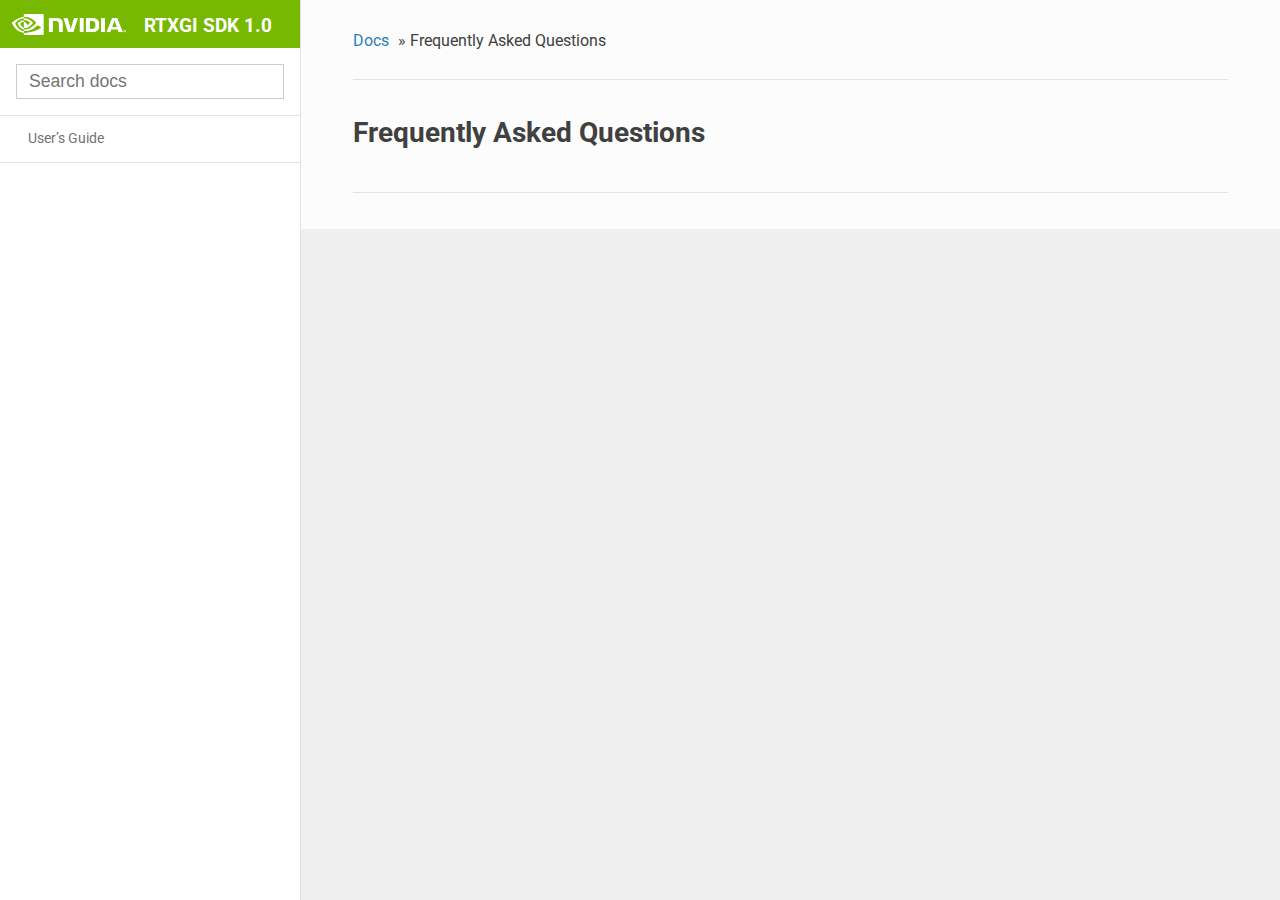
<file: docs/manual/FAQ.html>
<!DOCTYPE html>
<!--[if IE 8]><html class="no-js lt-ie9" lang="en" > <![endif]-->
<!--[if gt IE 8]><!--> <html class="no-js" lang="en" > <!--<![endif]-->
<head>
  <meta charset="utf-8">
  
  <meta name="viewport" content="width=device-width, initial-scale=1.0">
  
  <title>Frequently Asked Questions &mdash; RTXGI SDK 1.0  documentation</title>
  

  
  
    <link rel="shortcut icon" href="../_static/favicon.ico"/>
  
  
  

  
  <script type="text/javascript" src="../_static/js/modernizr.min.js"></script>
  
    
      <script type="text/javascript" id="documentation_options" data-url_root="../" src="../_static/documentation_options.js"></script>
        <script src="../_static/jquery.js"></script>
        <script src="../_static/underscore.js"></script>
        <script src="../_static/doctools.js"></script>
        <script src="../_static/language_data.js"></script>
    
    <script type="text/javascript" src="../_static/js/theme.js"></script>

    

  
  <link rel="stylesheet" href="../_static/css/nvidia_theme.css" type="text/css" />
  <link rel="stylesheet" href="../_static/pygments.css" type="text/css" />
    <link rel="index" title="Index" href="../genindex.html" />
    <link rel="search" title="Search" href="../search.html" /> 
</head>

<body class="wy-body-for-nav">

   
  <div class="wy-grid-for-nav">
    
    <nav data-toggle="wy-nav-shift" class="wy-nav-side">
      <div class="wy-side-scroll">
        <div class="wy-side-nav-search" >
          

          
            <a href="../index.html" class="icon icon-home"> RTXGI SDK 1.0
          

          
            
            <img src="../_static/nvidia_logo.png" class="logo" alt="Logo"/>
          
          </a>

          
            
            
          

          
<div role="search">
  <form id="rtd-search-form" class="wy-form" action="../search.html" method="get">
    <input type="text" name="q" placeholder="Search docs" />
    <input type="hidden" name="check_keywords" value="yes" />
    <input type="hidden" name="area" value="default" />
  </form>
</div>

          
        </div>

        <div class="wy-menu wy-menu-vertical" data-spy="affix" role="navigation" aria-label="main navigation">
          
            
            
              
            
            
              <ul>
<li class="toctree-l1"><a class="reference internal" href="Index.html">User’s Guide</a></li>
</ul>

            
          
        </div>
      </div>
    </nav>

    <section data-toggle="wy-nav-shift" class="wy-nav-content-wrap">

      
      <nav class="wy-nav-top" aria-label="top navigation">
        
          <i data-toggle="wy-nav-top" class="fa fa-bars"></i>
          <a href="../index.html">RTXGI SDK 1.0</a>
        
      </nav>


      <div class="wy-nav-content">
        
        <div class="rst-content">
        
          















<div role="navigation" aria-label="breadcrumbs navigation">

  <ul class="wy-breadcrumbs">
    
      <li><a href="../index.html">Docs</a> &raquo;</li>
        
      <li>Frequently Asked Questions</li>
    
    
      <li class="wy-breadcrumbs-aside">
        
            
        
      </li>
    
  </ul>

  
  <hr/>
</div>
          <div role="main" class="document" itemscope="itemscope" itemtype="http://schema.org/Article">
           <div itemprop="articleBody">
            
  <div class="section" id="frequently-asked-questions">
<span id="faq"></span><h1>Frequently Asked Questions<a class="headerlink" href="#frequently-asked-questions" title="Permalink to this headline">¶</a></h1>
</div>


           </div>
           
          </div>
          <footer>
  

  <hr/>

  <div role="contentinfo">
    <p>
        &copy; Copyright 2019-2020, NVIDIA

    </p>
  </div>
  Built with <a href="http://sphinx-doc.org/">Sphinx</a> using a <a href="https://github.com/rtfd/sphinx_rtd_theme">theme</a> provided by <a href="https://readthedocs.org">Read the Docs</a>. 

</footer>

        </div>
      </div>

    </section>

  </div>
  


  <script type="text/javascript">
      jQuery(function () {
          SphinxRtdTheme.Navigation.enable(true);
      });
  </script>

  
  
    
   

</body>
</html>
</file>
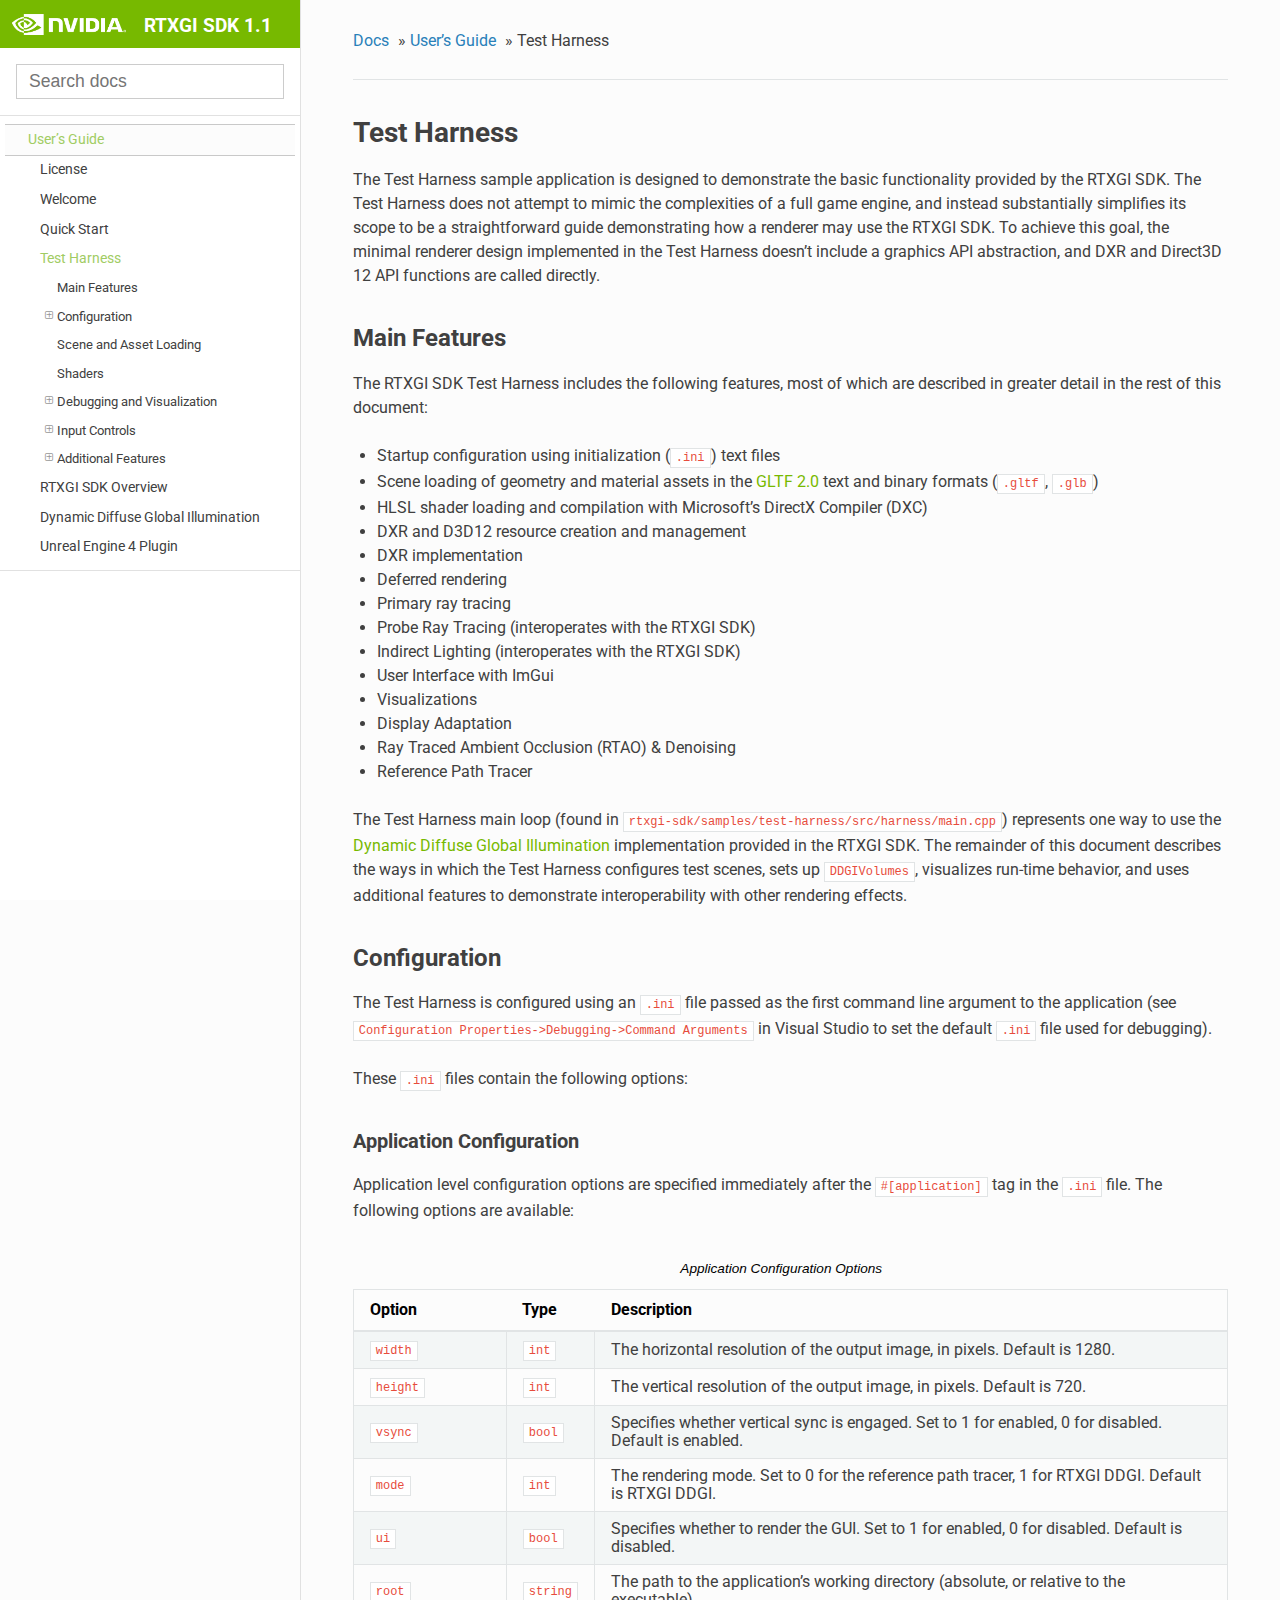
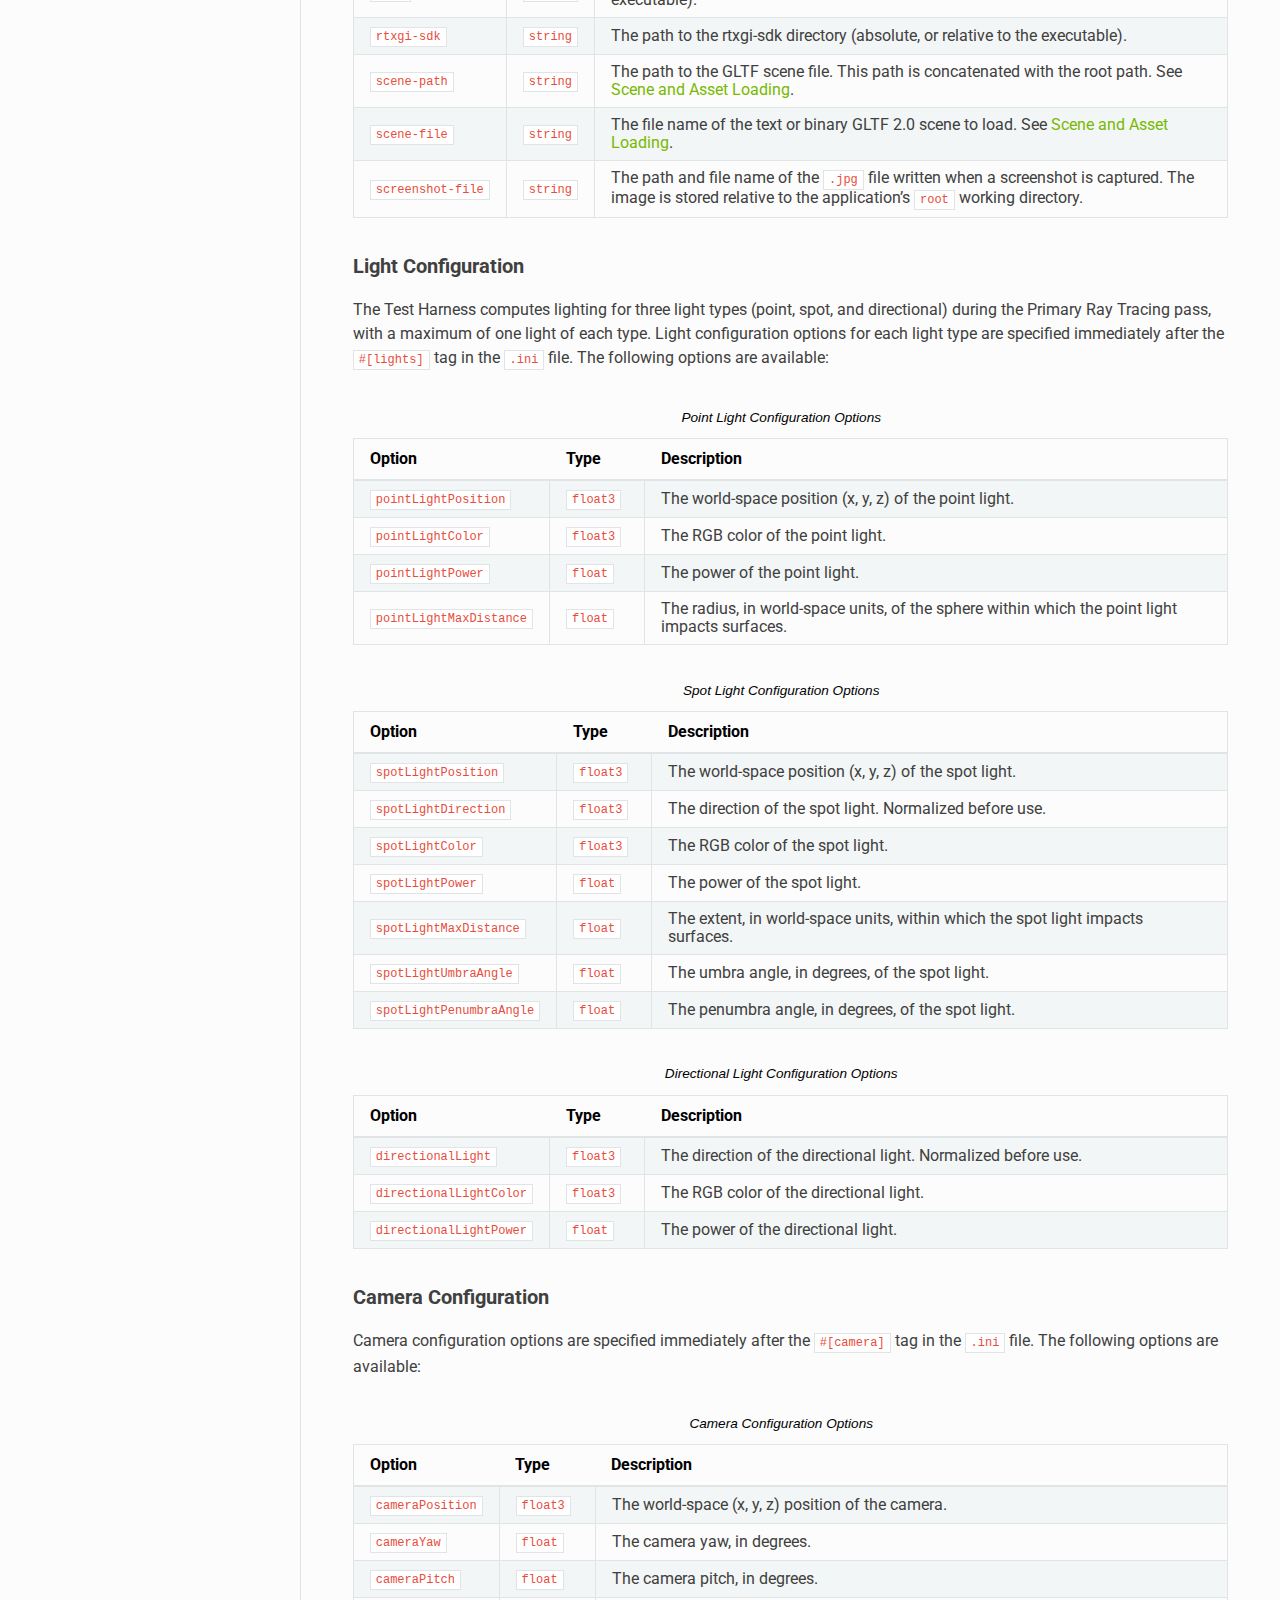
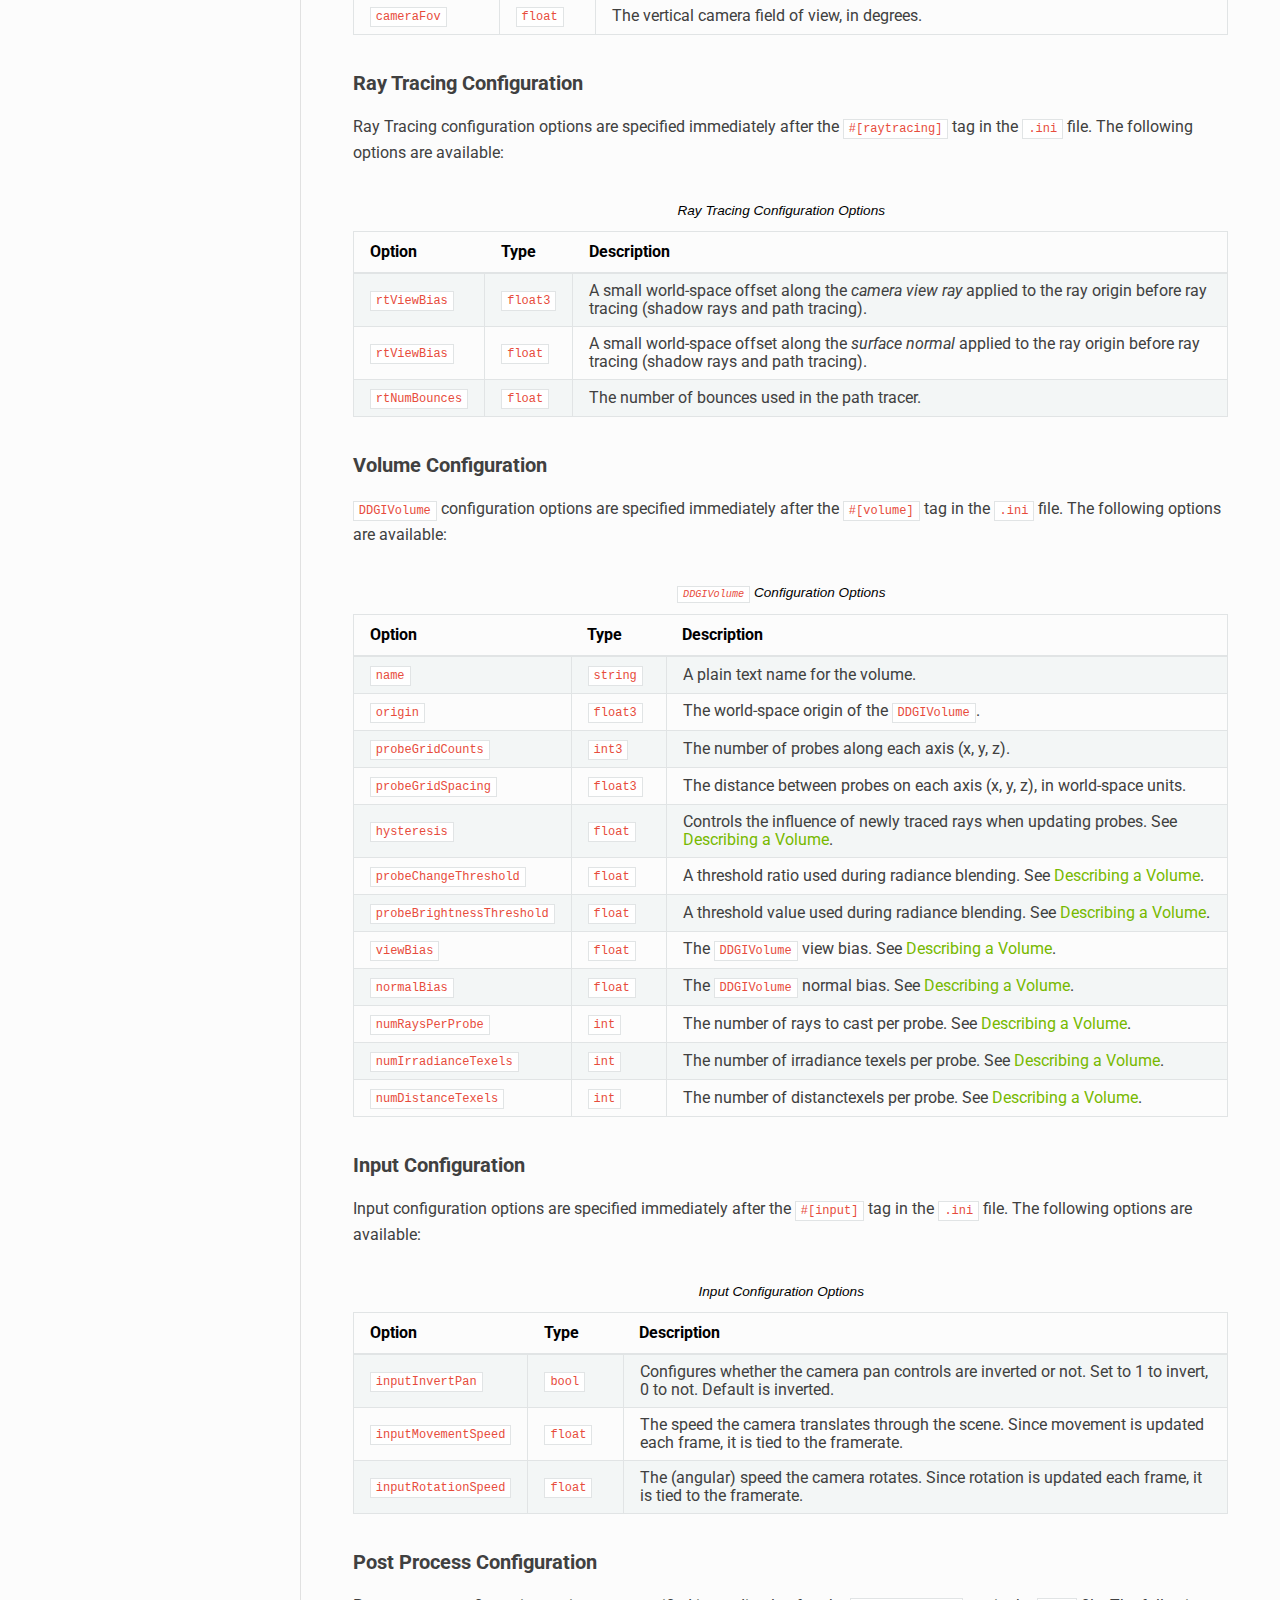
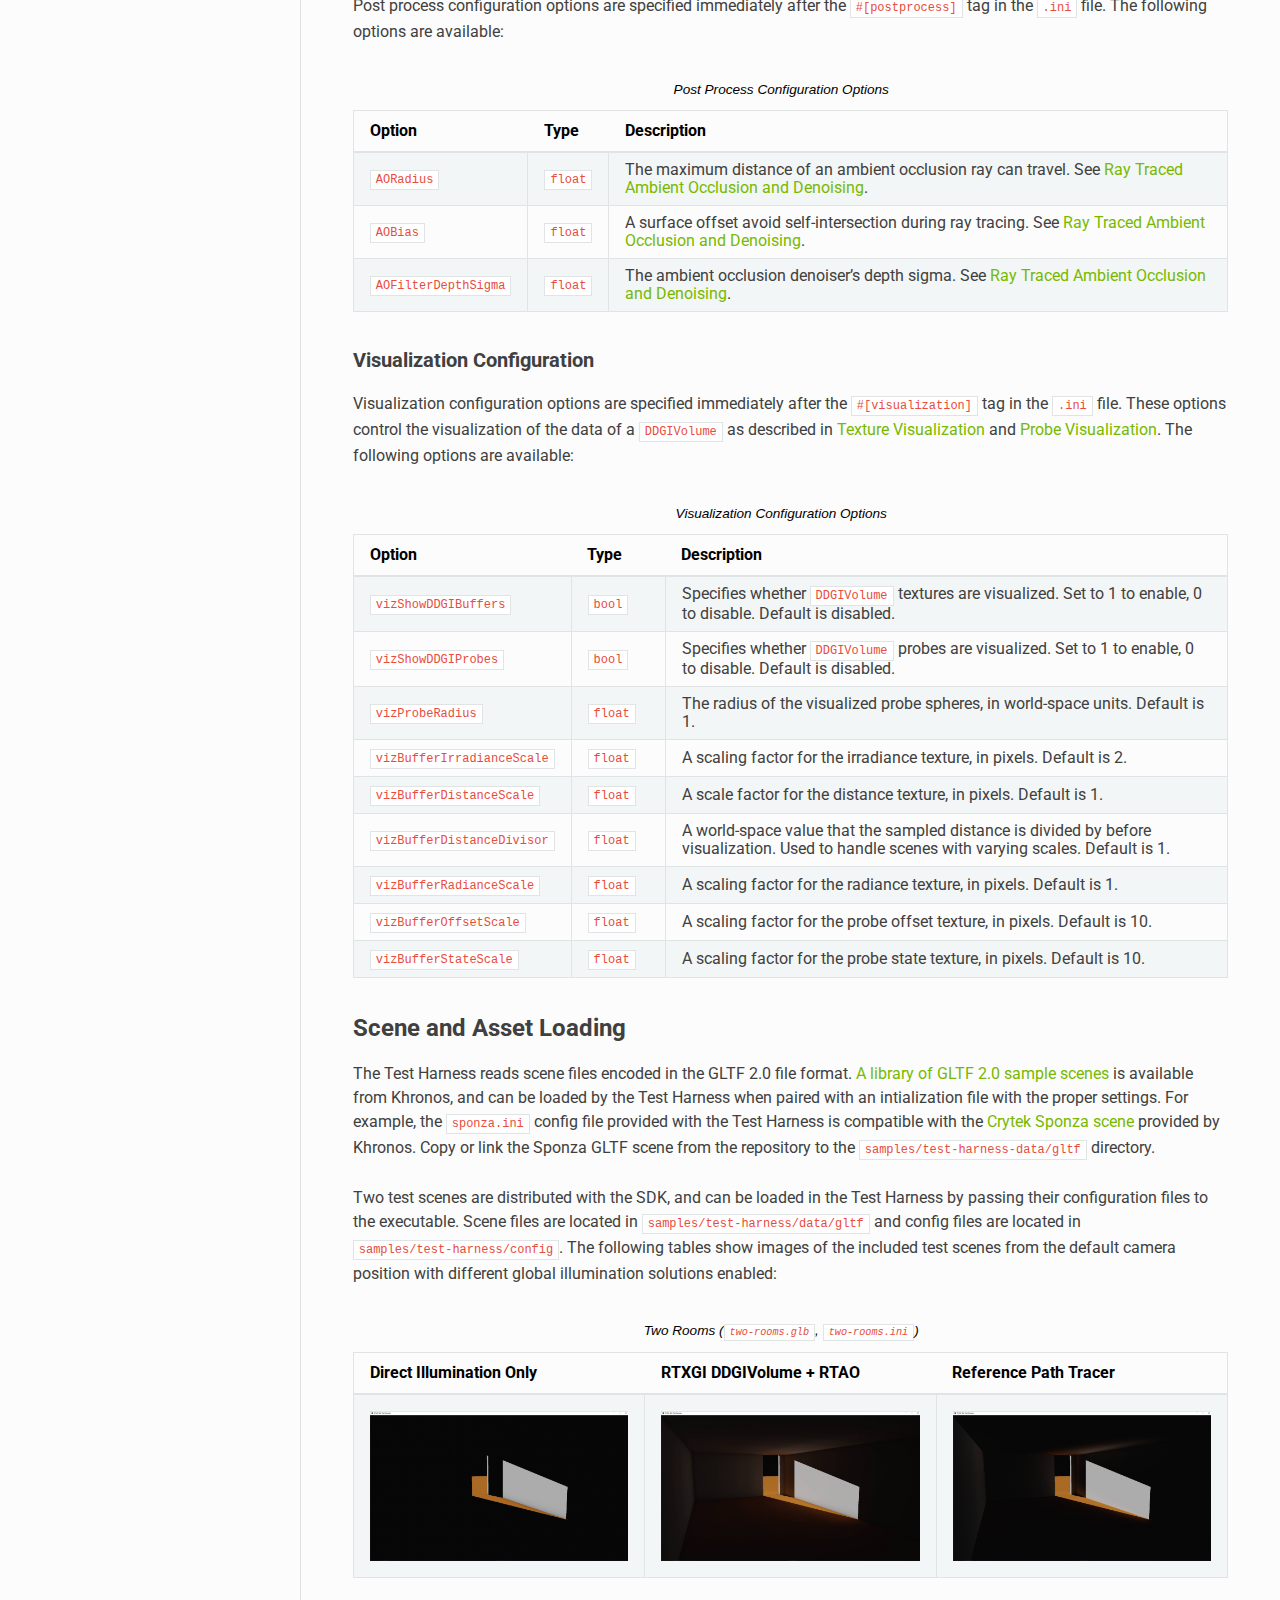
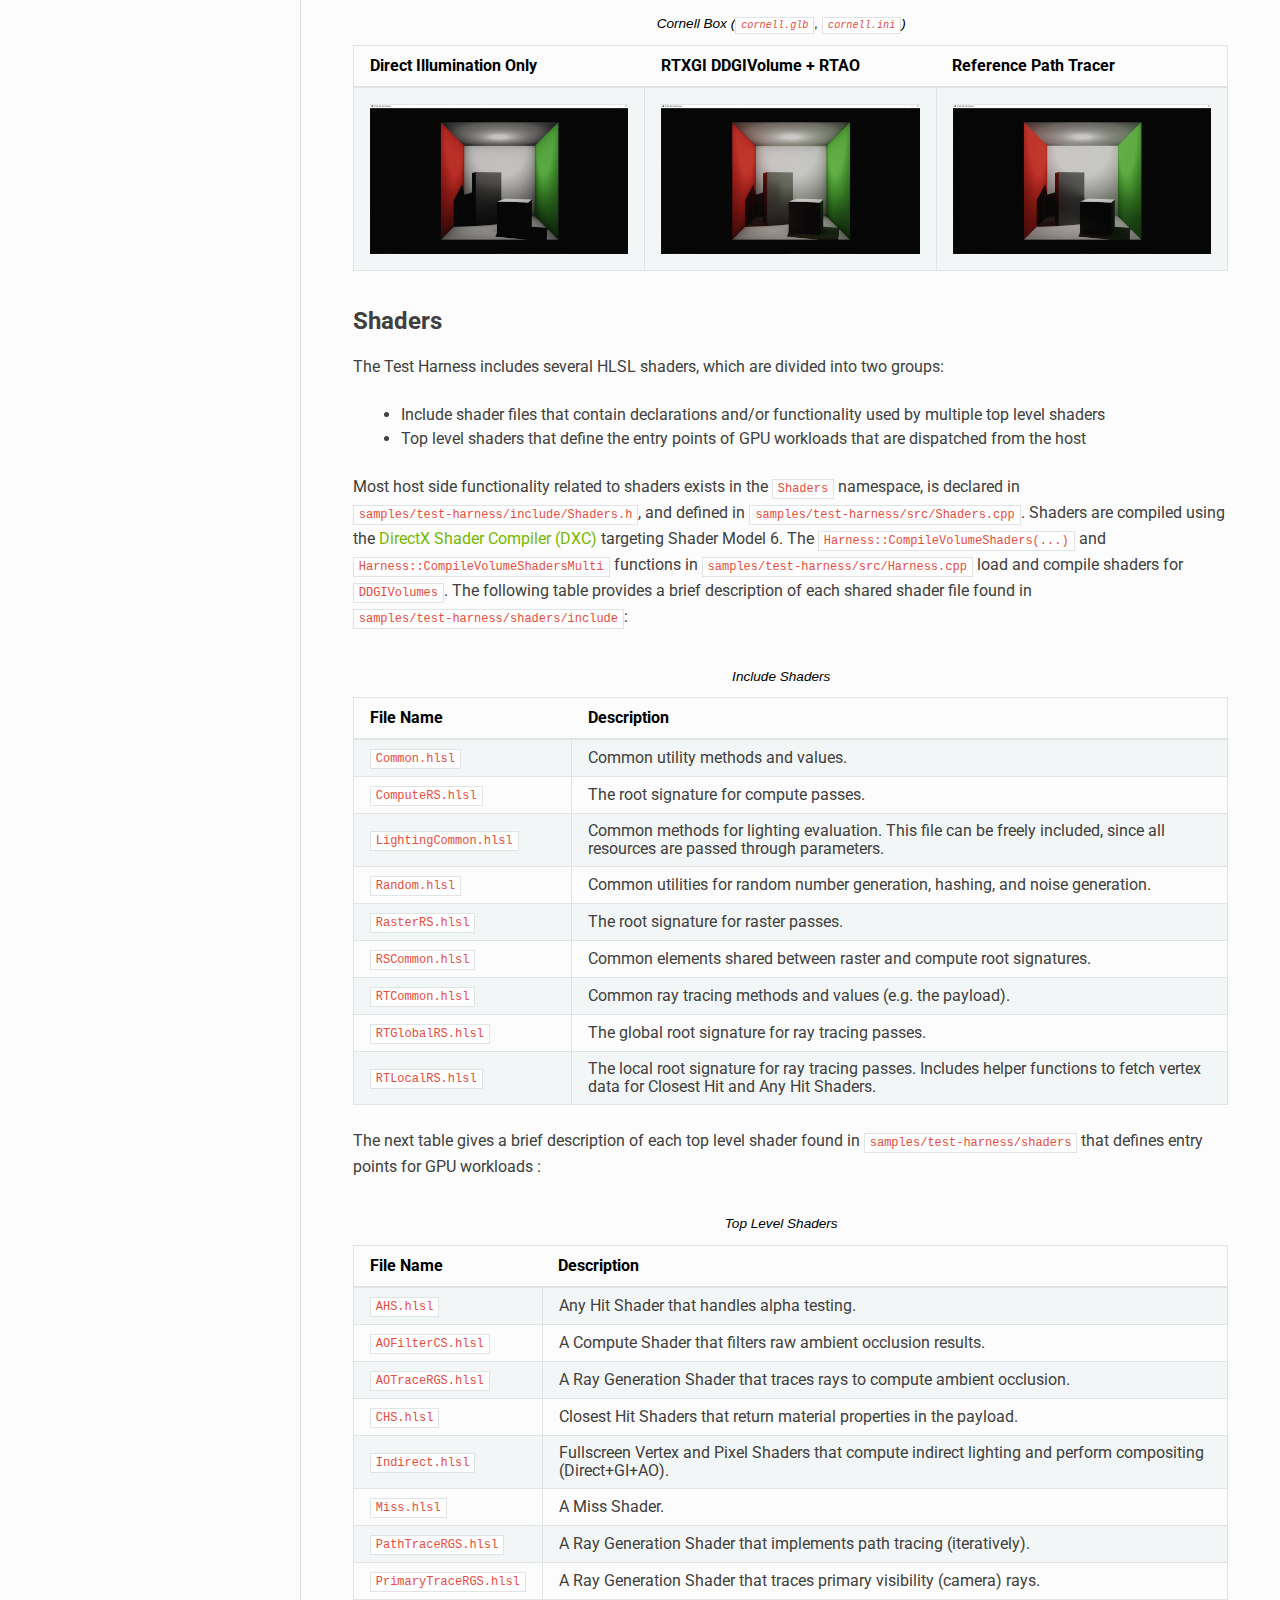
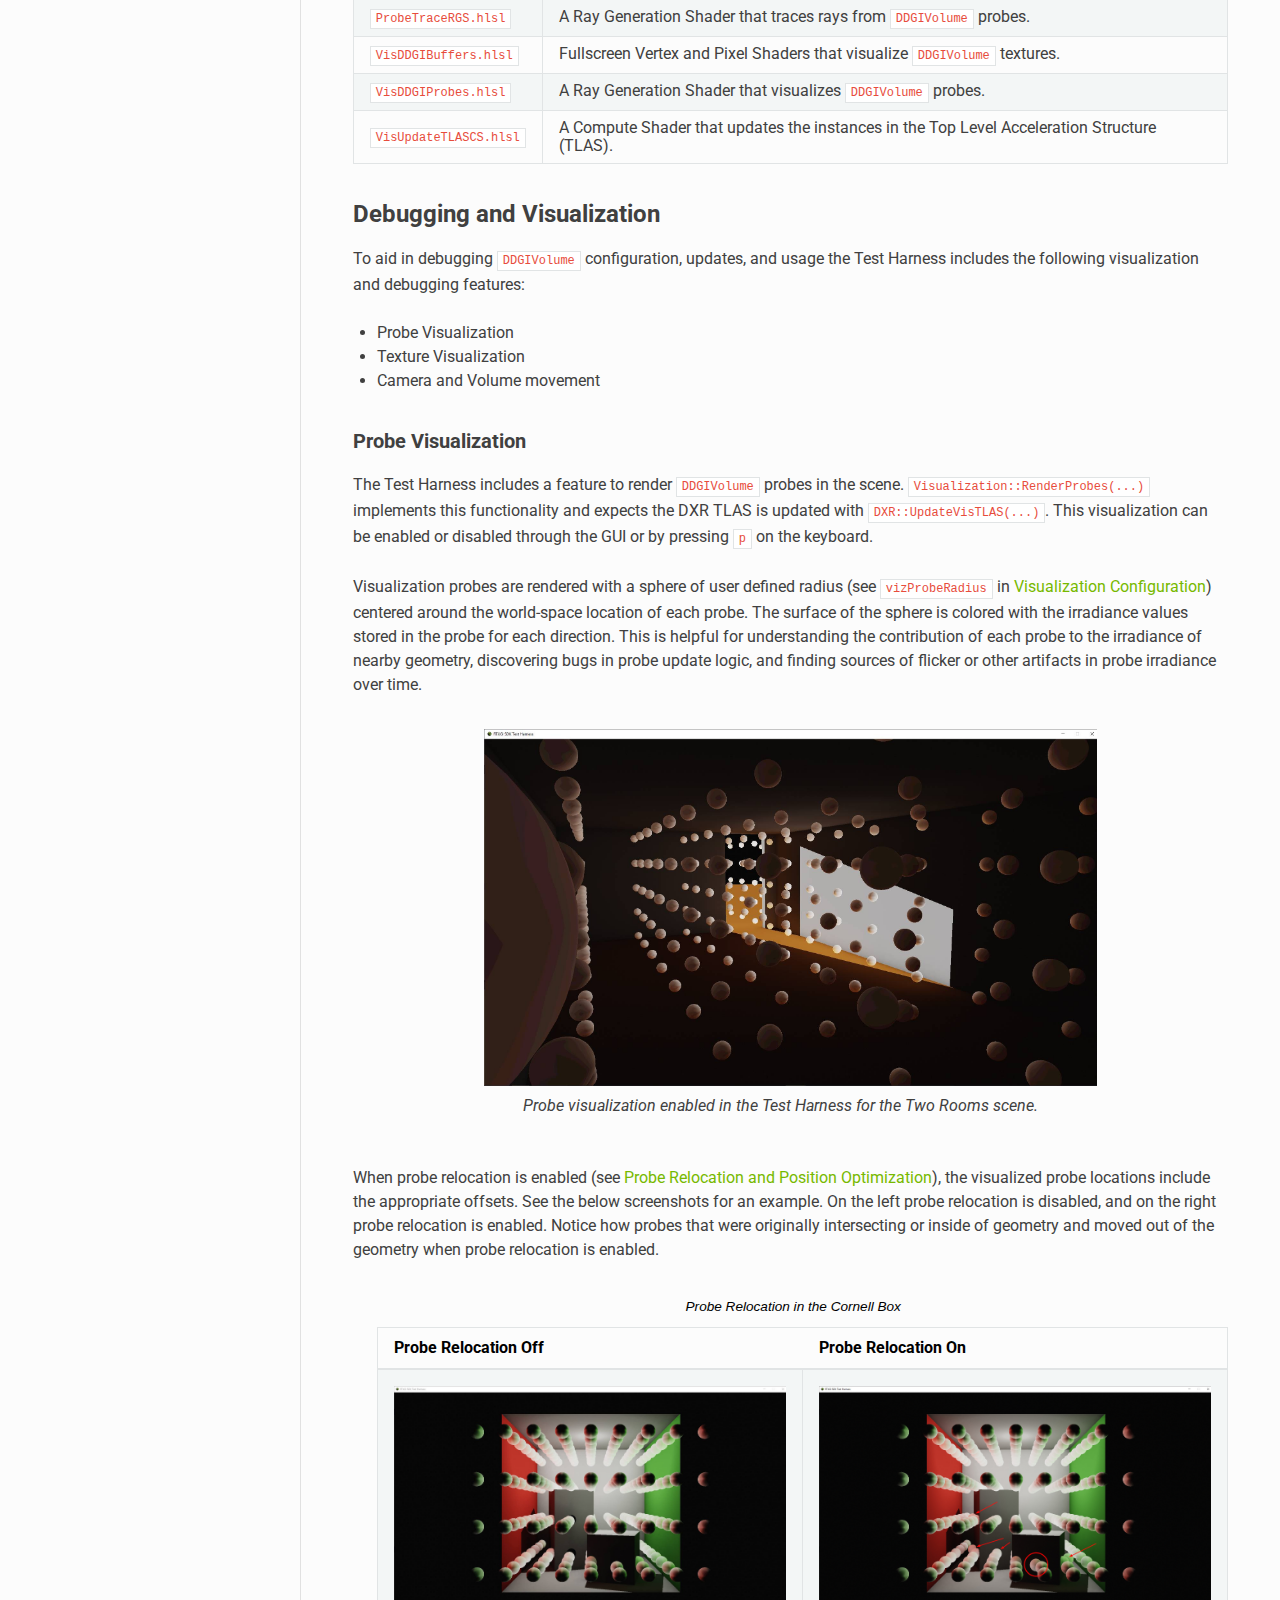
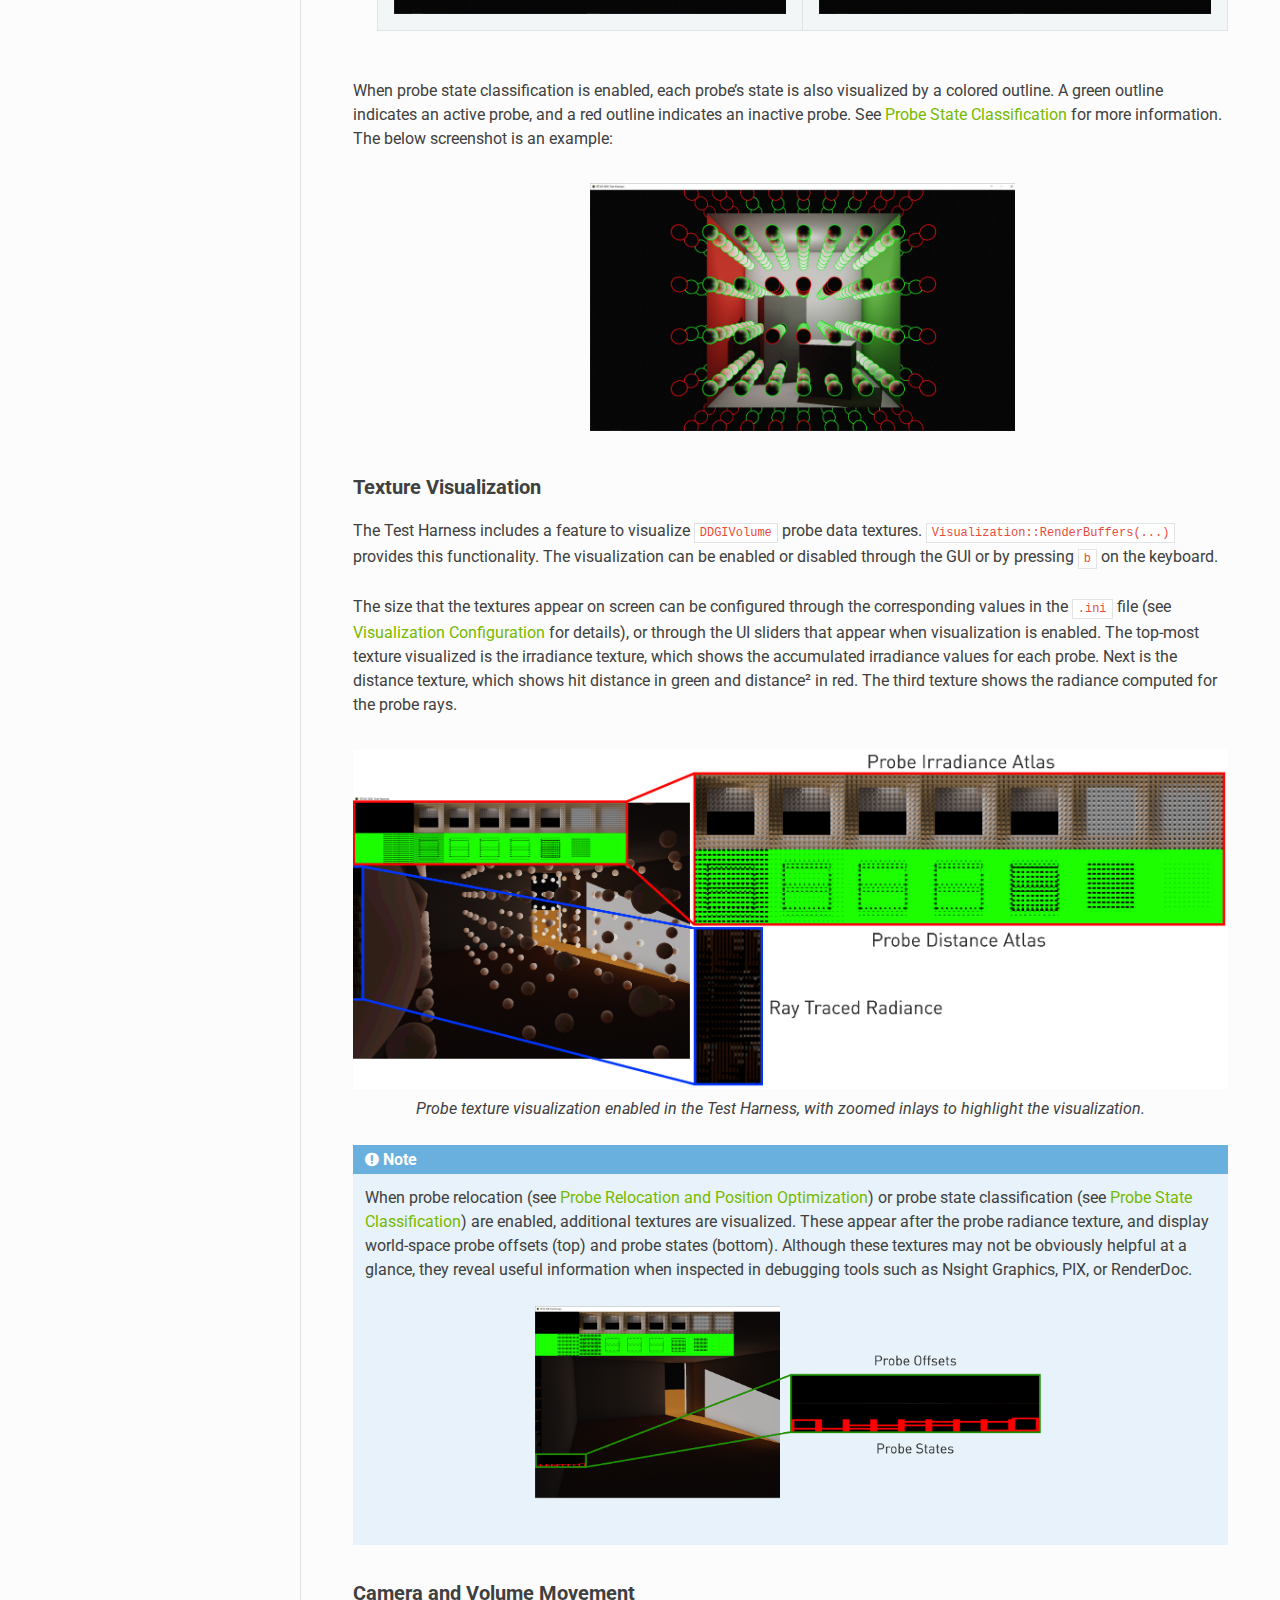
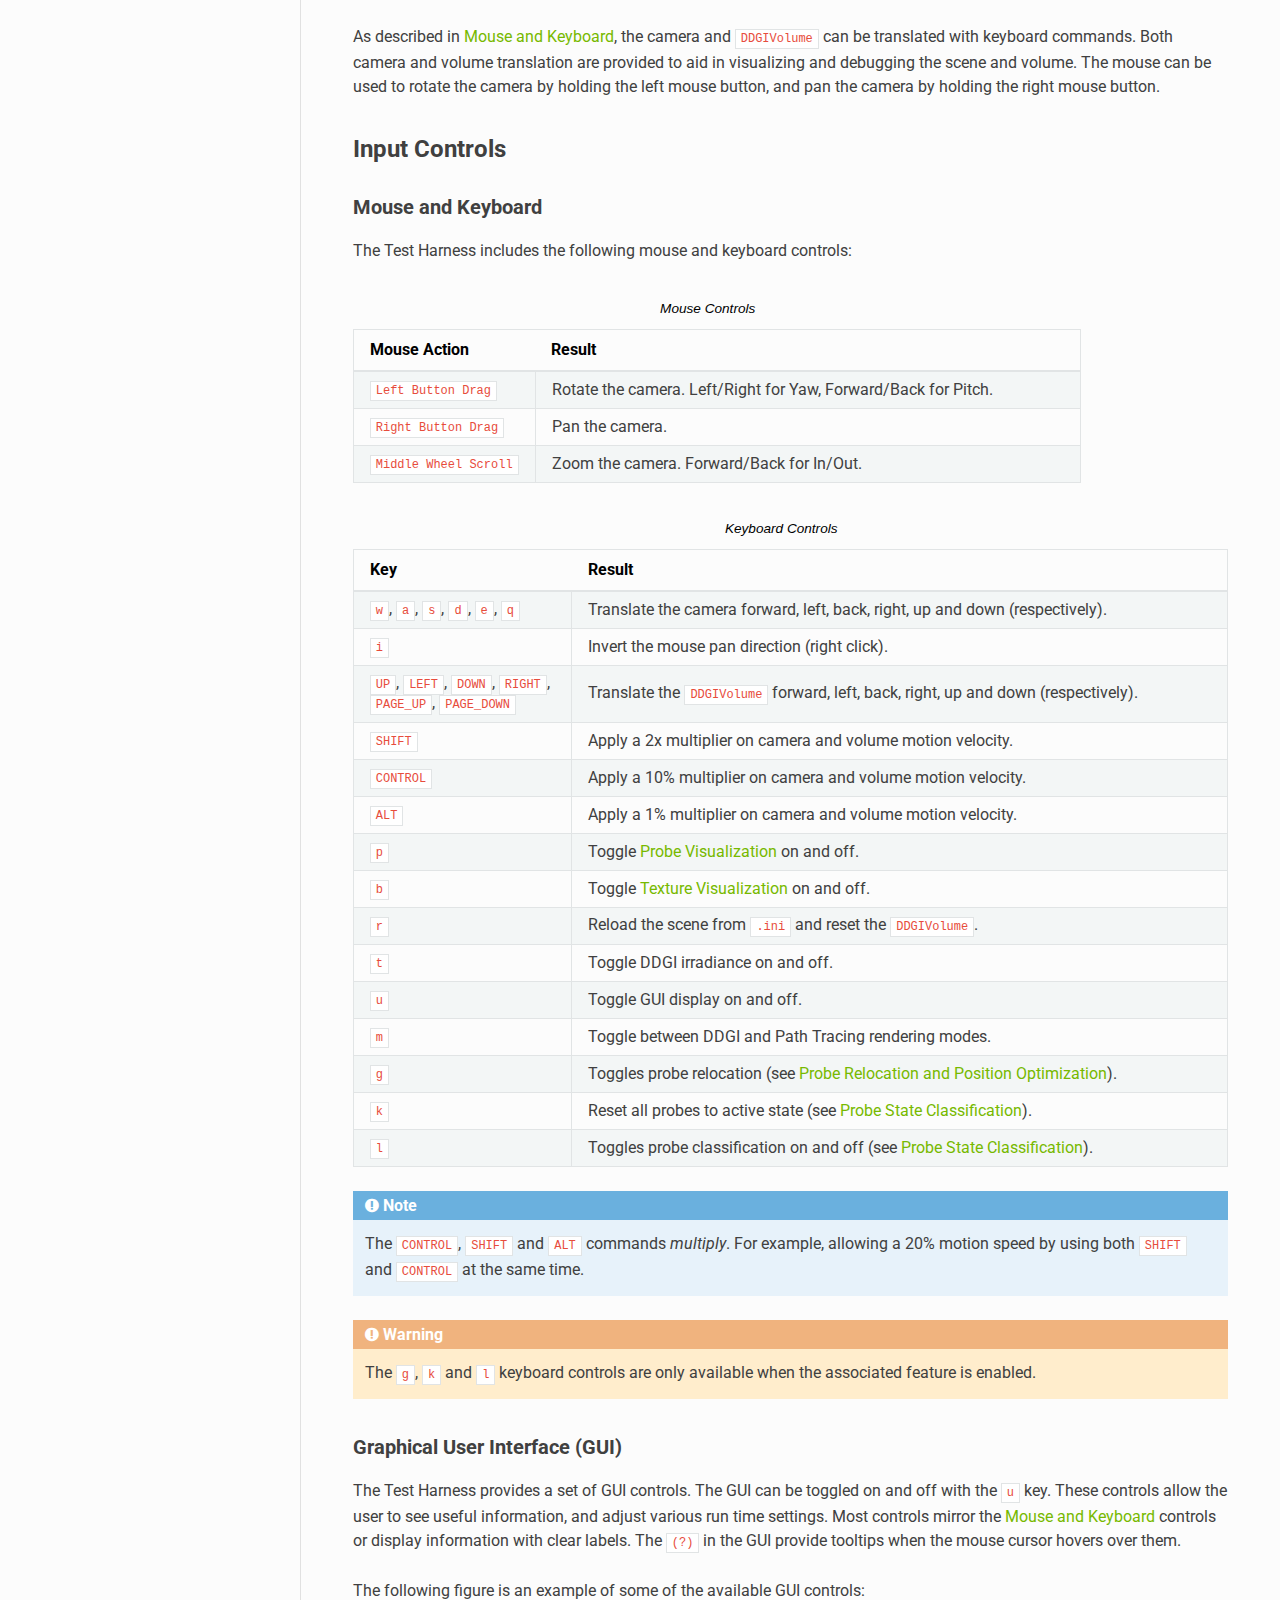
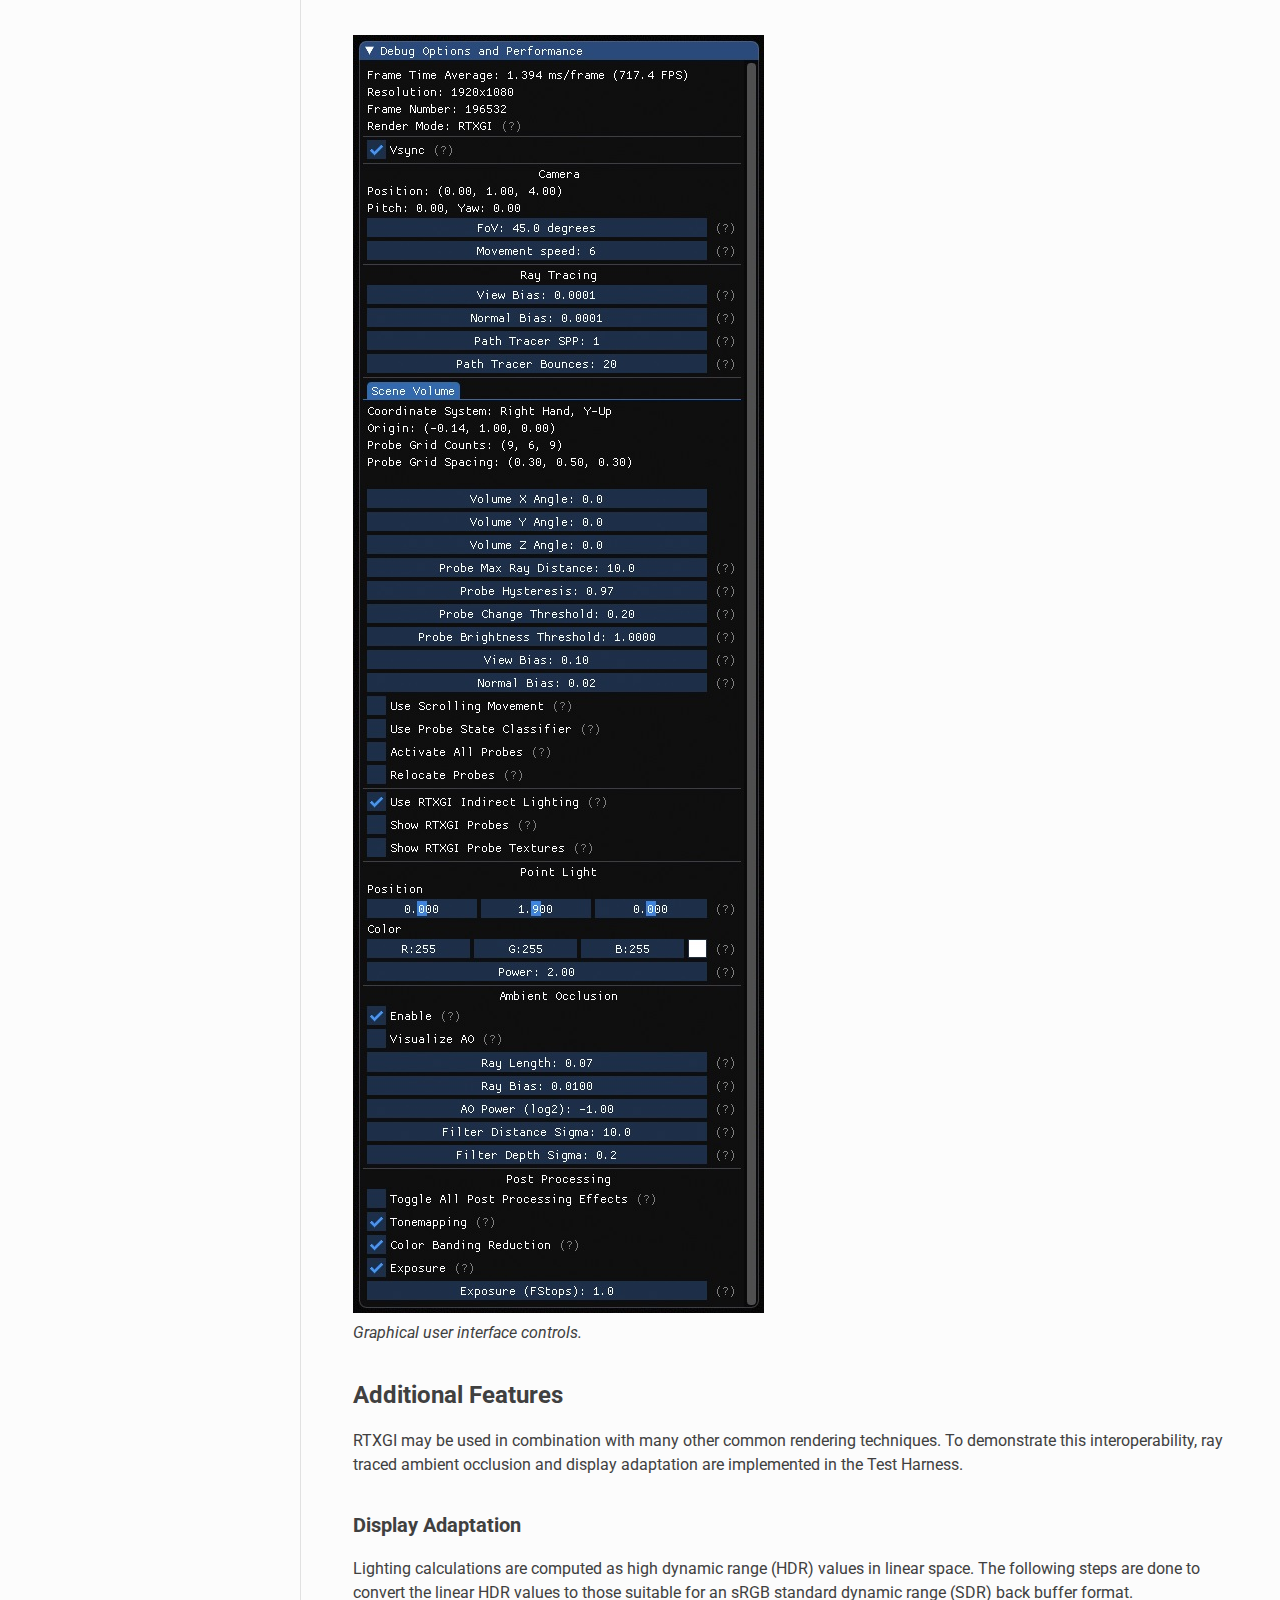
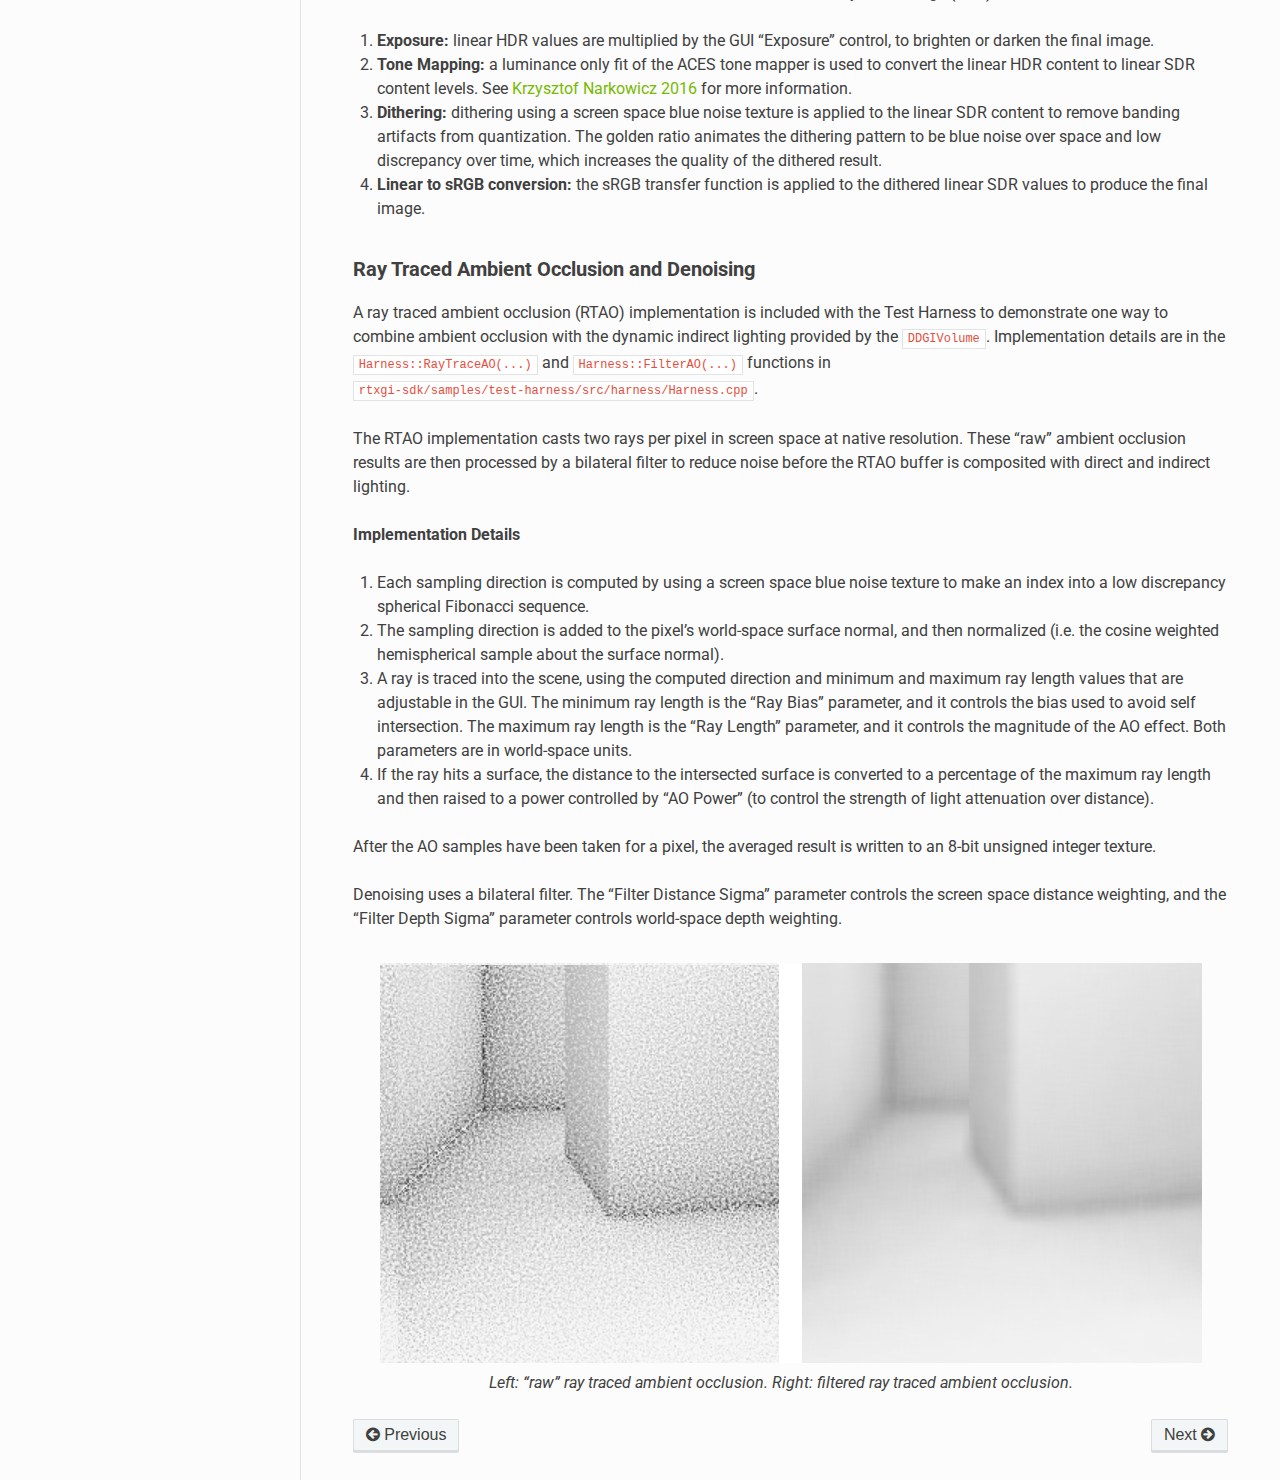
<file: docs/manual/Harness.html>
<!DOCTYPE html>
<!--[if IE 8]><html class="no-js lt-ie9" lang="en" > <![endif]-->
<!--[if gt IE 8]><!--> <html class="no-js" lang="en" > <!--<![endif]-->
<head>
  <meta charset="utf-8">
  
  <meta name="viewport" content="width=device-width, initial-scale=1.0">
  
  <title>Test Harness &mdash; RTXGI SDK 1.1  documentation</title>
  

  
  
    <link rel="shortcut icon" href="../_static/favicon.ico"/>
  
  
  

  
  <script type="text/javascript" src="../_static/js/modernizr.min.js"></script>
  
    
      <script type="text/javascript" id="documentation_options" data-url_root="../" src="../_static/documentation_options.js"></script>
        <script src="../_static/jquery.js"></script>
        <script src="../_static/underscore.js"></script>
        <script src="../_static/doctools.js"></script>
        <script src="../_static/language_data.js"></script>
    
    <script type="text/javascript" src="../_static/js/theme.js"></script>

    

  
  <link rel="stylesheet" href="../_static/css/nvidia_theme.css" type="text/css" />
  <link rel="stylesheet" href="../_static/pygments.css" type="text/css" />
    <link rel="index" title="Index" href="../genindex.html" />
    <link rel="search" title="Search" href="../search.html" />
    <link rel="next" title="RTXGI SDK Overview" href="SDKOverview.html" />
    <link rel="prev" title="Quick Start" href="QuickStart.html" /> 
</head>

<body class="wy-body-for-nav">

   
  <div class="wy-grid-for-nav">
    
    <nav data-toggle="wy-nav-shift" class="wy-nav-side">
      <div class="wy-side-scroll">
        <div class="wy-side-nav-search" >
          

          
            <a href="../index.html" class="icon icon-home"> RTXGI SDK 1.1
          

          
            
            <img src="../_static/nvidia_logo.png" class="logo" alt="Logo"/>
          
          </a>

          
            
            
          

          
<div role="search">
  <form id="rtd-search-form" class="wy-form" action="../search.html" method="get">
    <input type="text" name="q" placeholder="Search docs" />
    <input type="hidden" name="check_keywords" value="yes" />
    <input type="hidden" name="area" value="default" />
  </form>
</div>

          
        </div>

        <div class="wy-menu wy-menu-vertical" data-spy="affix" role="navigation" aria-label="main navigation">
          
            
            
              
            
            
              <ul class="current">
<li class="toctree-l1 current"><a class="reference internal" href="Index.html">User’s Guide</a><ul class="current">
<li class="toctree-l2"><a class="reference internal" href="License.html">License</a></li>
<li class="toctree-l2"><a class="reference internal" href="Welcome.html">Welcome</a></li>
<li class="toctree-l2"><a class="reference internal" href="QuickStart.html">Quick Start</a></li>
<li class="toctree-l2 current"><a class="current reference internal" href="#">Test Harness</a><ul>
<li class="toctree-l3"><a class="reference internal" href="#main-features">Main Features</a></li>
<li class="toctree-l3"><a class="reference internal" href="#configuration">Configuration</a><ul>
<li class="toctree-l4"><a class="reference internal" href="#application-configuration">Application Configuration</a></li>
<li class="toctree-l4"><a class="reference internal" href="#light-configuration">Light Configuration</a></li>
<li class="toctree-l4"><a class="reference internal" href="#camera-configuration">Camera Configuration</a></li>
<li class="toctree-l4"><a class="reference internal" href="#ray-tracing-configuration">Ray Tracing Configuration</a></li>
<li class="toctree-l4"><a class="reference internal" href="#volume-configuration">Volume Configuration</a></li>
<li class="toctree-l4"><a class="reference internal" href="#input-configuration">Input Configuration</a></li>
<li class="toctree-l4"><a class="reference internal" href="#post-process-configuration">Post Process Configuration</a></li>
<li class="toctree-l4"><a class="reference internal" href="#visualization-configuration">Visualization Configuration</a></li>
</ul>
</li>
<li class="toctree-l3"><a class="reference internal" href="#scene-and-asset-loading">Scene and Asset Loading</a></li>
<li class="toctree-l3"><a class="reference internal" href="#shaders">Shaders</a></li>
<li class="toctree-l3"><a class="reference internal" href="#debugging-and-visualization">Debugging and Visualization</a><ul>
<li class="toctree-l4"><a class="reference internal" href="#probe-visualization">Probe Visualization</a></li>
<li class="toctree-l4"><a class="reference internal" href="#texture-visualization">Texture Visualization</a></li>
<li class="toctree-l4"><a class="reference internal" href="#camera-and-volume-movement">Camera and Volume Movement</a></li>
</ul>
</li>
<li class="toctree-l3"><a class="reference internal" href="#input-controls">Input Controls</a><ul>
<li class="toctree-l4"><a class="reference internal" href="#mouse-and-keyboard">Mouse and Keyboard</a></li>
<li class="toctree-l4"><a class="reference internal" href="#graphical-user-interface-gui">Graphical User Interface (GUI)</a></li>
</ul>
</li>
<li class="toctree-l3"><a class="reference internal" href="#additional-features">Additional Features</a><ul>
<li class="toctree-l4"><a class="reference internal" href="#display-adaptation">Display Adaptation</a></li>
<li class="toctree-l4"><a class="reference internal" href="#ray-traced-ambient-occlusion-and-denoising">Ray Traced Ambient Occlusion and Denoising</a></li>
</ul>
</li>
</ul>
</li>
<li class="toctree-l2"><a class="reference internal" href="SDKOverview.html">RTXGI SDK Overview</a></li>
<li class="toctree-l2"><a class="reference internal" href="DDGI.html">Dynamic Diffuse Global Illumination</a></li>
<li class="toctree-l2"><a class="reference internal" href="UE4Plugin.html">Unreal Engine 4 Plugin</a></li>
</ul>
</li>
</ul>

            
          
        </div>
      </div>
    </nav>

    <section data-toggle="wy-nav-shift" class="wy-nav-content-wrap">

      
      <nav class="wy-nav-top" aria-label="top navigation">
        
          <i data-toggle="wy-nav-top" class="fa fa-bars"></i>
          <a href="../index.html">RTXGI SDK 1.1</a>
        
      </nav>


      <div class="wy-nav-content">
        
        <div class="rst-content">
        
          















<div role="navigation" aria-label="breadcrumbs navigation">

  <ul class="wy-breadcrumbs">
    
      <li><a href="../index.html">Docs</a> &raquo;</li>
        
          <li><a href="Index.html">User’s Guide</a> &raquo;</li>
        
      <li>Test Harness</li>
    
    
      <li class="wy-breadcrumbs-aside">
        
            
        
      </li>
    
  </ul>

  
  <hr/>
</div>
          <div role="main" class="document" itemscope="itemscope" itemtype="http://schema.org/Article">
           <div itemprop="articleBody">
            
  <div class="section" id="test-harness">
<span id="harness"></span><h1>Test Harness<a class="headerlink" href="#test-harness" title="Permalink to this headline">¶</a></h1>
<p>The Test Harness sample application is designed to demonstrate the basic functionality provided by the RTXGI SDK. The Test Harness does not attempt to mimic the complexities of a full game engine, and instead substantially simplifies its scope to be a straightforward guide demonstrating how a renderer may use the RTXGI SDK. To achieve this goal, the minimal renderer design implemented in the Test Harness doesn’t include a graphics API abstraction, and DXR and Direct3D 12 API functions are called directly.</p>
<div class="section" id="main-features">
<span id="harness-features"></span><h2>Main Features<a class="headerlink" href="#main-features" title="Permalink to this headline">¶</a></h2>
<p>The RTXGI SDK Test Harness includes the following features, most of which are described in greater detail in the rest of this document:</p>
<ul class="simple">
<li><p>Startup configuration using initialization (<code class="docutils literal notranslate"><span class="pre">.ini</span></code>) text files</p></li>
<li><p>Scene loading of geometry and material assets in the <a class="reference external" href="https://github.com/KhronosGroup/glTF/tree/master/specification/2.0">GLTF 2.0</a> text and binary formats (<code class="docutils literal notranslate"><span class="pre">.gltf</span></code>, <code class="docutils literal notranslate"><span class="pre">.glb</span></code>)</p></li>
<li><p>HLSL shader loading and compilation with Microsoft’s DirectX Compiler (DXC)</p></li>
<li><p>DXR and D3D12 resource creation and management</p></li>
<li><p>DXR implementation</p></li>
<li><p>Deferred rendering</p></li>
<li><p>Primary ray tracing</p></li>
<li><p>Probe Ray Tracing (interoperates with the RTXGI SDK)</p></li>
<li><p>Indirect Lighting (interoperates with the RTXGI SDK)</p></li>
<li><p>User Interface with ImGui</p></li>
<li><p>Visualizations</p></li>
<li><p>Display Adaptation</p></li>
<li><p>Ray Traced Ambient Occlusion (RTAO) &amp; Denoising</p></li>
<li><p>Reference Path Tracer</p></li>
</ul>
<p>The Test Harness main loop (found in <code class="docutils literal notranslate"><span class="pre">rtxgi-sdk/samples/test-harness/src/harness/main.cpp</span></code>) represents one way to use the <a class="reference internal" href="DDGI.html#ddgi"><span class="std std-ref">Dynamic Diffuse Global Illumination</span></a> implementation provided in the RTXGI SDK. The remainder of this document describes the ways in which the Test Harness configures test scenes, sets up <code class="docutils literal notranslate"><span class="pre">DDGIVolumes</span></code>, visualizes run-time behavior, and uses additional features to demonstrate interoperability with other rendering effects.</p>
</div>
<div class="section" id="configuration">
<span id="harness-config"></span><h2>Configuration<a class="headerlink" href="#configuration" title="Permalink to this headline">¶</a></h2>
<p>The Test Harness is configured using an <code class="docutils literal notranslate"><span class="pre">.ini</span></code> file passed as the first command line argument to the application (see <code class="docutils literal notranslate"><span class="pre">Configuration</span> <span class="pre">Properties-&gt;Debugging-&gt;Command</span> <span class="pre">Arguments</span></code> in Visual Studio to set the default <code class="docutils literal notranslate"><span class="pre">.ini</span></code> file used for debugging).</p>
<p>These <code class="docutils literal notranslate"><span class="pre">.ini</span></code> files contain the following options:</p>
<div class="section" id="application-configuration">
<span id="harness-appconfig"></span><h3>Application Configuration<a class="headerlink" href="#application-configuration" title="Permalink to this headline">¶</a></h3>
<p>Application level configuration options are specified immediately after the <code class="docutils literal notranslate"><span class="pre">#[application]</span></code> tag in the <code class="docutils literal notranslate"><span class="pre">.ini</span></code> file. The following options are available:</p>
<table class="colwidths-given docutils align-default" id="id1">
<caption><span class="caption-text">Application Configuration Options</span><a class="headerlink" href="#id1" title="Permalink to this table">¶</a></caption>
<colgroup>
<col style="width: 11%" />
<col style="width: 7%" />
<col style="width: 81%" />
</colgroup>
<thead>
<tr class="row-odd"><th class="head"><p>Option</p></th>
<th class="head"><p>Type</p></th>
<th class="head"><p>Description</p></th>
</tr>
</thead>
<tbody>
<tr class="row-even"><td><p><code class="docutils literal notranslate"><span class="pre">width</span></code></p></td>
<td><p><code class="docutils literal notranslate"><span class="pre">int</span></code></p></td>
<td><p>The horizontal resolution of the output image, in pixels. Default is 1280.</p></td>
</tr>
<tr class="row-odd"><td><p><code class="docutils literal notranslate"><span class="pre">height</span></code></p></td>
<td><p><code class="docutils literal notranslate"><span class="pre">int</span></code></p></td>
<td><p>The vertical resolution of the output image, in pixels. Default is 720.</p></td>
</tr>
<tr class="row-even"><td><p><code class="docutils literal notranslate"><span class="pre">vsync</span></code></p></td>
<td><p><code class="docutils literal notranslate"><span class="pre">bool</span></code></p></td>
<td><p>Specifies whether vertical sync is engaged. Set to 1 for enabled, 0 for disabled. Default is enabled.</p></td>
</tr>
<tr class="row-odd"><td><p><code class="docutils literal notranslate"><span class="pre">mode</span></code></p></td>
<td><p><code class="docutils literal notranslate"><span class="pre">int</span></code></p></td>
<td><p>The rendering mode. Set to 0 for the reference path tracer, 1 for RTXGI DDGI. Default is RTXGI DDGI.</p></td>
</tr>
<tr class="row-even"><td><p><code class="docutils literal notranslate"><span class="pre">ui</span></code></p></td>
<td><p><code class="docutils literal notranslate"><span class="pre">bool</span></code></p></td>
<td><p>Specifies whether to render the GUI. Set to 1 for enabled, 0 for disabled. Default is disabled.</p></td>
</tr>
<tr class="row-odd"><td><p><code class="docutils literal notranslate"><span class="pre">root</span></code></p></td>
<td><p><code class="docutils literal notranslate"><span class="pre">string</span></code></p></td>
<td><p>The path to the application’s working directory (absolute, or relative to the executable).</p></td>
</tr>
<tr class="row-even"><td><p><code class="docutils literal notranslate"><span class="pre">rtxgi-sdk</span></code></p></td>
<td><p><code class="docutils literal notranslate"><span class="pre">string</span></code></p></td>
<td><p>The path to the rtxgi-sdk directory (absolute, or relative to the executable).</p></td>
</tr>
<tr class="row-odd"><td><p><code class="docutils literal notranslate"><span class="pre">scene-path</span></code></p></td>
<td><p><code class="docutils literal notranslate"><span class="pre">string</span></code></p></td>
<td><p>The path to the GLTF scene file. This path is concatenated with the root path. See <a class="reference internal" href="#scene-and-asset-loading">Scene and Asset Loading</a>.</p></td>
</tr>
<tr class="row-even"><td><p><code class="docutils literal notranslate"><span class="pre">scene-file</span></code></p></td>
<td><p><code class="docutils literal notranslate"><span class="pre">string</span></code></p></td>
<td><p>The file name of the text or binary GLTF 2.0 scene to load. See <a class="reference internal" href="#scene-and-asset-loading">Scene and Asset Loading</a>.</p></td>
</tr>
<tr class="row-odd"><td><p><code class="docutils literal notranslate"><span class="pre">screenshot-file</span></code></p></td>
<td><p><code class="docutils literal notranslate"><span class="pre">string</span></code></p></td>
<td><p>The path and file name of the <code class="docutils literal notranslate"><span class="pre">.jpg</span></code> file written when a screenshot is captured. The image is stored relative to the application’s <code class="docutils literal notranslate"><span class="pre">root</span></code> working directory.</p></td>
</tr>
</tbody>
</table>
</div>
<div class="section" id="light-configuration">
<span id="harness-lightconfig"></span><h3>Light Configuration<a class="headerlink" href="#light-configuration" title="Permalink to this headline">¶</a></h3>
<p>The Test Harness computes lighting for three light types (point, spot, and directional) during the Primary Ray Tracing pass, with a maximum of one light of each type. Light configuration options for each light type are specified immediately after the <code class="docutils literal notranslate"><span class="pre">#[lights]</span></code> tag in the <code class="docutils literal notranslate"><span class="pre">.ini</span></code> file. The following options are available:</p>
<table class="colwidths-given docutils align-default" id="id2">
<caption><span class="caption-text">Point Light Configuration Options</span><a class="headerlink" href="#id2" title="Permalink to this table">¶</a></caption>
<colgroup>
<col style="width: 16%" />
<col style="width: 11%" />
<col style="width: 74%" />
</colgroup>
<thead>
<tr class="row-odd"><th class="head"><p>Option</p></th>
<th class="head"><p>Type</p></th>
<th class="head"><p>Description</p></th>
</tr>
</thead>
<tbody>
<tr class="row-even"><td><p><code class="docutils literal notranslate"><span class="pre">pointLightPosition</span></code></p></td>
<td><p><code class="docutils literal notranslate"><span class="pre">float3</span></code></p></td>
<td><p>The world-space position (x, y, z) of the point light.</p></td>
</tr>
<tr class="row-odd"><td><p><code class="docutils literal notranslate"><span class="pre">pointLightColor</span></code></p></td>
<td><p><code class="docutils literal notranslate"><span class="pre">float3</span></code></p></td>
<td><p>The RGB color of the point light.</p></td>
</tr>
<tr class="row-even"><td><p><code class="docutils literal notranslate"><span class="pre">pointLightPower</span></code></p></td>
<td><p><code class="docutils literal notranslate"><span class="pre">float</span></code></p></td>
<td><p>The power of the point light.</p></td>
</tr>
<tr class="row-odd"><td><p><code class="docutils literal notranslate"><span class="pre">pointLightMaxDistance</span></code></p></td>
<td><p><code class="docutils literal notranslate"><span class="pre">float</span></code></p></td>
<td><p>The radius, in world-space units, of the sphere within which the point light impacts surfaces.</p></td>
</tr>
</tbody>
</table>
<table class="colwidths-given docutils align-default" id="id3">
<caption><span class="caption-text">Spot Light Configuration Options</span><a class="headerlink" href="#id3" title="Permalink to this table">¶</a></caption>
<colgroup>
<col style="width: 16%" />
<col style="width: 11%" />
<col style="width: 74%" />
</colgroup>
<thead>
<tr class="row-odd"><th class="head"><p>Option</p></th>
<th class="head"><p>Type</p></th>
<th class="head"><p>Description</p></th>
</tr>
</thead>
<tbody>
<tr class="row-even"><td><p><code class="docutils literal notranslate"><span class="pre">spotLightPosition</span></code></p></td>
<td><p><code class="docutils literal notranslate"><span class="pre">float3</span></code></p></td>
<td><p>The world-space position (x, y, z) of the spot light.</p></td>
</tr>
<tr class="row-odd"><td><p><code class="docutils literal notranslate"><span class="pre">spotLightDirection</span></code></p></td>
<td><p><code class="docutils literal notranslate"><span class="pre">float3</span></code></p></td>
<td><p>The direction of the spot light. Normalized before use.</p></td>
</tr>
<tr class="row-even"><td><p><code class="docutils literal notranslate"><span class="pre">spotLightColor</span></code></p></td>
<td><p><code class="docutils literal notranslate"><span class="pre">float3</span></code></p></td>
<td><p>The RGB color of the spot light.</p></td>
</tr>
<tr class="row-odd"><td><p><code class="docutils literal notranslate"><span class="pre">spotLightPower</span></code></p></td>
<td><p><code class="docutils literal notranslate"><span class="pre">float</span></code></p></td>
<td><p>The power of the spot light.</p></td>
</tr>
<tr class="row-even"><td><p><code class="docutils literal notranslate"><span class="pre">spotLightMaxDistance</span></code></p></td>
<td><p><code class="docutils literal notranslate"><span class="pre">float</span></code></p></td>
<td><p>The extent, in world-space units, within which the spot light impacts surfaces.</p></td>
</tr>
<tr class="row-odd"><td><p><code class="docutils literal notranslate"><span class="pre">spotLightUmbraAngle</span></code></p></td>
<td><p><code class="docutils literal notranslate"><span class="pre">float</span></code></p></td>
<td><p>The umbra angle, in degrees, of the spot light.</p></td>
</tr>
<tr class="row-even"><td><p><code class="docutils literal notranslate"><span class="pre">spotLightPenumbraAngle</span></code></p></td>
<td><p><code class="docutils literal notranslate"><span class="pre">float</span></code></p></td>
<td><p>The penumbra angle, in degrees, of the spot light.</p></td>
</tr>
</tbody>
</table>
<table class="colwidths-given docutils align-default" id="id4">
<caption><span class="caption-text">Directional Light Configuration Options</span><a class="headerlink" href="#id4" title="Permalink to this table">¶</a></caption>
<colgroup>
<col style="width: 16%" />
<col style="width: 11%" />
<col style="width: 74%" />
</colgroup>
<thead>
<tr class="row-odd"><th class="head"><p>Option</p></th>
<th class="head"><p>Type</p></th>
<th class="head"><p>Description</p></th>
</tr>
</thead>
<tbody>
<tr class="row-even"><td><p><code class="docutils literal notranslate"><span class="pre">directionalLight</span></code></p></td>
<td><p><code class="docutils literal notranslate"><span class="pre">float3</span></code></p></td>
<td><p>The direction of the directional light. Normalized before use.</p></td>
</tr>
<tr class="row-odd"><td><p><code class="docutils literal notranslate"><span class="pre">directionalLightColor</span></code></p></td>
<td><p><code class="docutils literal notranslate"><span class="pre">float3</span></code></p></td>
<td><p>The RGB color of the directional light.</p></td>
</tr>
<tr class="row-even"><td><p><code class="docutils literal notranslate"><span class="pre">directionalLightPower</span></code></p></td>
<td><p><code class="docutils literal notranslate"><span class="pre">float</span></code></p></td>
<td><p>The power of the directional light.</p></td>
</tr>
</tbody>
</table>
</div>
<div class="section" id="camera-configuration">
<span id="harness-cameraconfig"></span><h3>Camera Configuration<a class="headerlink" href="#camera-configuration" title="Permalink to this headline">¶</a></h3>
<p>Camera configuration options are specified immediately after the <code class="docutils literal notranslate"><span class="pre">#[camera]</span></code> tag in the <code class="docutils literal notranslate"><span class="pre">.ini</span></code> file. The following options are available:</p>
<table class="colwidths-given docutils align-default" id="id5">
<caption><span class="caption-text">Camera Configuration Options</span><a class="headerlink" href="#id5" title="Permalink to this table">¶</a></caption>
<colgroup>
<col style="width: 16%" />
<col style="width: 11%" />
<col style="width: 74%" />
</colgroup>
<thead>
<tr class="row-odd"><th class="head"><p>Option</p></th>
<th class="head"><p>Type</p></th>
<th class="head"><p>Description</p></th>
</tr>
</thead>
<tbody>
<tr class="row-even"><td><p><code class="docutils literal notranslate"><span class="pre">cameraPosition</span></code></p></td>
<td><p><code class="docutils literal notranslate"><span class="pre">float3</span></code></p></td>
<td><p>The world-space (x, y, z) position of the camera.</p></td>
</tr>
<tr class="row-odd"><td><p><code class="docutils literal notranslate"><span class="pre">cameraYaw</span></code></p></td>
<td><p><code class="docutils literal notranslate"><span class="pre">float</span></code></p></td>
<td><p>The camera yaw, in degrees.</p></td>
</tr>
<tr class="row-even"><td><p><code class="docutils literal notranslate"><span class="pre">cameraPitch</span></code></p></td>
<td><p><code class="docutils literal notranslate"><span class="pre">float</span></code></p></td>
<td><p>The camera pitch, in degrees.</p></td>
</tr>
<tr class="row-odd"><td><p><code class="docutils literal notranslate"><span class="pre">cameraFov</span></code></p></td>
<td><p><code class="docutils literal notranslate"><span class="pre">float</span></code></p></td>
<td><p>The vertical camera field of view, in degrees.</p></td>
</tr>
</tbody>
</table>
</div>
<div class="section" id="ray-tracing-configuration">
<span id="harness-rtconfig"></span><h3>Ray Tracing Configuration<a class="headerlink" href="#ray-tracing-configuration" title="Permalink to this headline">¶</a></h3>
<p>Ray Tracing configuration options are specified immediately after the <code class="docutils literal notranslate"><span class="pre">#[raytracing]</span></code> tag in the <code class="docutils literal notranslate"><span class="pre">.ini</span></code> file. The following options are available:</p>
<table class="colwidths-given docutils align-default" id="id6">
<caption><span class="caption-text">Ray Tracing Configuration Options</span><a class="headerlink" href="#id6" title="Permalink to this table">¶</a></caption>
<colgroup>
<col style="width: 12%" />
<col style="width: 8%" />
<col style="width: 80%" />
</colgroup>
<thead>
<tr class="row-odd"><th class="head"><p>Option</p></th>
<th class="head"><p>Type</p></th>
<th class="head"><p>Description</p></th>
</tr>
</thead>
<tbody>
<tr class="row-even"><td><p><code class="docutils literal notranslate"><span class="pre">rtViewBias</span></code></p></td>
<td><p><code class="docutils literal notranslate"><span class="pre">float3</span></code></p></td>
<td><p>A small world-space offset along the <em>camera view ray</em> applied to the ray origin before ray tracing (shadow rays and path tracing).</p></td>
</tr>
<tr class="row-odd"><td><p><code class="docutils literal notranslate"><span class="pre">rtViewBias</span></code></p></td>
<td><p><code class="docutils literal notranslate"><span class="pre">float</span></code></p></td>
<td><p>A small world-space offset along the <em>surface normal</em> applied to the ray origin before ray tracing (shadow rays and path tracing).</p></td>
</tr>
<tr class="row-even"><td><p><code class="docutils literal notranslate"><span class="pre">rtNumBounces</span></code></p></td>
<td><p><code class="docutils literal notranslate"><span class="pre">float</span></code></p></td>
<td><p>The number of bounces used in the path tracer.</p></td>
</tr>
</tbody>
</table>
</div>
<div class="section" id="volume-configuration">
<span id="harness-volumeconfig"></span><h3>Volume Configuration<a class="headerlink" href="#volume-configuration" title="Permalink to this headline">¶</a></h3>
<p><code class="docutils literal notranslate"><span class="pre">DDGIVolume</span></code> configuration options are specified immediately after the <code class="docutils literal notranslate"><span class="pre">#[volume]</span></code> tag in the <code class="docutils literal notranslate"><span class="pre">.ini</span></code> file. The following options are available:</p>
<table class="colwidths-given docutils align-default" id="id7">
<caption><span class="caption-text"><code class="docutils literal notranslate"><span class="pre">DDGIVolume</span></code> Configuration Options</span><a class="headerlink" href="#id7" title="Permalink to this table">¶</a></caption>
<colgroup>
<col style="width: 16%" />
<col style="width: 11%" />
<col style="width: 74%" />
</colgroup>
<thead>
<tr class="row-odd"><th class="head"><p>Option</p></th>
<th class="head"><p>Type</p></th>
<th class="head"><p>Description</p></th>
</tr>
</thead>
<tbody>
<tr class="row-even"><td><p><code class="docutils literal notranslate"><span class="pre">name</span></code></p></td>
<td><p><code class="docutils literal notranslate"><span class="pre">string</span></code></p></td>
<td><p>A plain text name for the volume.</p></td>
</tr>
<tr class="row-odd"><td><p><code class="docutils literal notranslate"><span class="pre">origin</span></code></p></td>
<td><p><code class="docutils literal notranslate"><span class="pre">float3</span></code></p></td>
<td><p>The world-space origin of the <code class="docutils literal notranslate"><span class="pre">DDGIVolume</span></code>.</p></td>
</tr>
<tr class="row-even"><td><p><code class="docutils literal notranslate"><span class="pre">probeGridCounts</span></code></p></td>
<td><p><code class="docutils literal notranslate"><span class="pre">int3</span></code></p></td>
<td><p>The number of probes along each axis (x, y, z).</p></td>
</tr>
<tr class="row-odd"><td><p><code class="docutils literal notranslate"><span class="pre">probeGridSpacing</span></code></p></td>
<td><p><code class="docutils literal notranslate"><span class="pre">float3</span></code></p></td>
<td><p>The distance between probes on each axis (x, y, z), in world-space units.</p></td>
</tr>
<tr class="row-even"><td><p><code class="docutils literal notranslate"><span class="pre">hysteresis</span></code></p></td>
<td><p><code class="docutils literal notranslate"><span class="pre">float</span></code></p></td>
<td><p>Controls the influence of newly traced rays when updating probes. See <a class="reference internal" href="DDGI.html#ddgi-describevolume"><span class="std std-ref">Describing a Volume</span></a>.</p></td>
</tr>
<tr class="row-odd"><td><p><code class="docutils literal notranslate"><span class="pre">probeChangeThreshold</span></code></p></td>
<td><p><code class="docutils literal notranslate"><span class="pre">float</span></code></p></td>
<td><p>A threshold ratio used during radiance blending. See <a class="reference internal" href="DDGI.html#ddgi-describevolume"><span class="std std-ref">Describing a Volume</span></a>.</p></td>
</tr>
<tr class="row-even"><td><p><code class="docutils literal notranslate"><span class="pre">probeBrightnessThreshold</span></code></p></td>
<td><p><code class="docutils literal notranslate"><span class="pre">float</span></code></p></td>
<td><p>A threshold value used during radiance blending. See <a class="reference internal" href="DDGI.html#ddgi-describevolume"><span class="std std-ref">Describing a Volume</span></a>.</p></td>
</tr>
<tr class="row-odd"><td><p><code class="docutils literal notranslate"><span class="pre">viewBias</span></code></p></td>
<td><p><code class="docutils literal notranslate"><span class="pre">float</span></code></p></td>
<td><p>The <code class="docutils literal notranslate"><span class="pre">DDGIVolume</span></code> view bias. See <a class="reference internal" href="DDGI.html#ddgi-describevolume"><span class="std std-ref">Describing a Volume</span></a>.</p></td>
</tr>
<tr class="row-even"><td><p><code class="docutils literal notranslate"><span class="pre">normalBias</span></code></p></td>
<td><p><code class="docutils literal notranslate"><span class="pre">float</span></code></p></td>
<td><p>The <code class="docutils literal notranslate"><span class="pre">DDGIVolume</span></code> normal bias. See <a class="reference internal" href="DDGI.html#ddgi-describevolume"><span class="std std-ref">Describing a Volume</span></a>.</p></td>
</tr>
<tr class="row-odd"><td><p><code class="docutils literal notranslate"><span class="pre">numRaysPerProbe</span></code></p></td>
<td><p><code class="docutils literal notranslate"><span class="pre">int</span></code></p></td>
<td><p>The number of rays to cast per probe. See <a class="reference internal" href="DDGI.html#ddgi-describevolume"><span class="std std-ref">Describing a Volume</span></a>.</p></td>
</tr>
<tr class="row-even"><td><p><code class="docutils literal notranslate"><span class="pre">numIrradianceTexels</span></code></p></td>
<td><p><code class="docutils literal notranslate"><span class="pre">int</span></code></p></td>
<td><p>The number of irradiance texels per probe. See <a class="reference internal" href="DDGI.html#ddgi-describevolume"><span class="std std-ref">Describing a Volume</span></a>.</p></td>
</tr>
<tr class="row-odd"><td><p><code class="docutils literal notranslate"><span class="pre">numDistanceTexels</span></code></p></td>
<td><p><code class="docutils literal notranslate"><span class="pre">int</span></code></p></td>
<td><p>The number of distanctexels per probe. See <a class="reference internal" href="DDGI.html#ddgi-describevolume"><span class="std std-ref">Describing a Volume</span></a>.</p></td>
</tr>
</tbody>
</table>
</div>
<div class="section" id="input-configuration">
<span id="harness-inputconfig"></span><h3>Input Configuration<a class="headerlink" href="#input-configuration" title="Permalink to this headline">¶</a></h3>
<p>Input configuration options are specified immediately after the <code class="docutils literal notranslate"><span class="pre">#[input]</span></code> tag in the <code class="docutils literal notranslate"><span class="pre">.ini</span></code> file. The following options are available:</p>
<table class="colwidths-given docutils align-default" id="id8">
<caption><span class="caption-text">Input Configuration Options</span><a class="headerlink" href="#id8" title="Permalink to this table">¶</a></caption>
<colgroup>
<col style="width: 16%" />
<col style="width: 11%" />
<col style="width: 74%" />
</colgroup>
<thead>
<tr class="row-odd"><th class="head"><p>Option</p></th>
<th class="head"><p>Type</p></th>
<th class="head"><p>Description</p></th>
</tr>
</thead>
<tbody>
<tr class="row-even"><td><p><code class="docutils literal notranslate"><span class="pre">inputInvertPan</span></code></p></td>
<td><p><code class="docutils literal notranslate"><span class="pre">bool</span></code></p></td>
<td><p>Configures whether the camera pan controls are inverted or not. Set to 1 to invert, 0 to not. Default is inverted.</p></td>
</tr>
<tr class="row-odd"><td><p><code class="docutils literal notranslate"><span class="pre">inputMovementSpeed</span></code></p></td>
<td><p><code class="docutils literal notranslate"><span class="pre">float</span></code></p></td>
<td><p>The speed the camera translates through the scene. Since movement is updated each frame, it is tied to the framerate.</p></td>
</tr>
<tr class="row-even"><td><p><code class="docutils literal notranslate"><span class="pre">inputRotationSpeed</span></code></p></td>
<td><p><code class="docutils literal notranslate"><span class="pre">float</span></code></p></td>
<td><p>The (angular) speed the camera rotates. Since rotation is updated each frame, it is tied to the framerate.</p></td>
</tr>
</tbody>
</table>
</div>
<div class="section" id="post-process-configuration">
<span id="harness-postconfig"></span><h3>Post Process Configuration<a class="headerlink" href="#post-process-configuration" title="Permalink to this headline">¶</a></h3>
<p>Post process configuration options are specified immediately after the <code class="docutils literal notranslate"><span class="pre">#[postprocess]</span></code> tag in the <code class="docutils literal notranslate"><span class="pre">.ini</span></code> file. The following options are available:</p>
<table class="colwidths-given docutils align-default" id="id9">
<caption><span class="caption-text">Post Process Configuration Options</span><a class="headerlink" href="#id9" title="Permalink to this table">¶</a></caption>
<colgroup>
<col style="width: 13%" />
<col style="width: 9%" />
<col style="width: 78%" />
</colgroup>
<thead>
<tr class="row-odd"><th class="head"><p>Option</p></th>
<th class="head"><p>Type</p></th>
<th class="head"><p>Description</p></th>
</tr>
</thead>
<tbody>
<tr class="row-even"><td><p><code class="docutils literal notranslate"><span class="pre">AORadius</span></code></p></td>
<td><p><code class="docutils literal notranslate"><span class="pre">float</span></code></p></td>
<td><p>The maximum distance of an ambient occlusion ray can travel. See <a class="reference internal" href="#ray-traced-ambient-occlusion-and-denoising">Ray Traced Ambient Occlusion and Denoising</a>.</p></td>
</tr>
<tr class="row-odd"><td><p><code class="docutils literal notranslate"><span class="pre">AOBias</span></code></p></td>
<td><p><code class="docutils literal notranslate"><span class="pre">float</span></code></p></td>
<td><p>A surface offset avoid self-intersection during ray tracing. See <a class="reference internal" href="#ray-traced-ambient-occlusion-and-denoising">Ray Traced Ambient Occlusion and Denoising</a>.</p></td>
</tr>
<tr class="row-even"><td><p><code class="docutils literal notranslate"><span class="pre">AOFilterDepthSigma</span></code></p></td>
<td><p><code class="docutils literal notranslate"><span class="pre">float</span></code></p></td>
<td><p>The ambient occlusion denoiser’s depth sigma. See <a class="reference internal" href="#ray-traced-ambient-occlusion-and-denoising">Ray Traced Ambient Occlusion and Denoising</a>.</p></td>
</tr>
</tbody>
</table>
</div>
<div class="section" id="visualization-configuration">
<span id="harness-vizconfig"></span><h3>Visualization Configuration<a class="headerlink" href="#visualization-configuration" title="Permalink to this headline">¶</a></h3>
<p>Visualization configuration options are specified immediately after the <code class="docutils literal notranslate"><span class="pre">#[visualization]</span></code> tag in the <code class="docutils literal notranslate"><span class="pre">.ini</span></code> file. These options control the visualization of the data of a <code class="docutils literal notranslate"><span class="pre">DDGIVolume</span></code> as described in <a class="reference internal" href="#texture-visualization">Texture Visualization</a> and <a class="reference internal" href="#probe-visualization">Probe Visualization</a>. The following options are available:</p>
<table class="colwidths-given docutils align-default" id="id10">
<caption><span class="caption-text">Visualization Configuration Options</span><a class="headerlink" href="#id10" title="Permalink to this table">¶</a></caption>
<colgroup>
<col style="width: 16%" />
<col style="width: 11%" />
<col style="width: 74%" />
</colgroup>
<thead>
<tr class="row-odd"><th class="head"><p>Option</p></th>
<th class="head"><p>Type</p></th>
<th class="head"><p>Description</p></th>
</tr>
</thead>
<tbody>
<tr class="row-even"><td><p><code class="docutils literal notranslate"><span class="pre">vizShowDDGIBuffers</span></code></p></td>
<td><p><code class="docutils literal notranslate"><span class="pre">bool</span></code></p></td>
<td><p>Specifies whether <code class="docutils literal notranslate"><span class="pre">DDGIVolume</span></code> textures are visualized. Set to 1 to enable, 0 to disable. Default is disabled.</p></td>
</tr>
<tr class="row-odd"><td><p><code class="docutils literal notranslate"><span class="pre">vizShowDDGIProbes</span></code></p></td>
<td><p><code class="docutils literal notranslate"><span class="pre">bool</span></code></p></td>
<td><p>Specifies whether <code class="docutils literal notranslate"><span class="pre">DDGIVolume</span></code> probes are visualized. Set to 1 to enable, 0 to disable. Default is disabled.</p></td>
</tr>
<tr class="row-even"><td><p><code class="docutils literal notranslate"><span class="pre">vizProbeRadius</span></code></p></td>
<td><p><code class="docutils literal notranslate"><span class="pre">float</span></code></p></td>
<td><p>The radius of the visualized probe spheres, in world-space units. Default is 1.</p></td>
</tr>
<tr class="row-odd"><td><p><code class="docutils literal notranslate"><span class="pre">vizBufferIrradianceScale</span></code></p></td>
<td><p><code class="docutils literal notranslate"><span class="pre">float</span></code></p></td>
<td><p>A scaling factor for the irradiance texture, in pixels. Default is 2.</p></td>
</tr>
<tr class="row-even"><td><p><code class="docutils literal notranslate"><span class="pre">vizBufferDistanceScale</span></code></p></td>
<td><p><code class="docutils literal notranslate"><span class="pre">float</span></code></p></td>
<td><p>A scale factor for the distance texture, in pixels. Default is 1.</p></td>
</tr>
<tr class="row-odd"><td><p><code class="docutils literal notranslate"><span class="pre">vizBufferDistanceDivisor</span></code></p></td>
<td><p><code class="docutils literal notranslate"><span class="pre">float</span></code></p></td>
<td><p>A world-space value that the sampled distance is divided by before visualization. Used to handle scenes with varying scales. Default is 1.</p></td>
</tr>
<tr class="row-even"><td><p><code class="docutils literal notranslate"><span class="pre">vizBufferRadianceScale</span></code></p></td>
<td><p><code class="docutils literal notranslate"><span class="pre">float</span></code></p></td>
<td><p>A scaling factor for the radiance texture, in pixels. Default is 1.</p></td>
</tr>
<tr class="row-odd"><td><p><code class="docutils literal notranslate"><span class="pre">vizBufferOffsetScale</span></code></p></td>
<td><p><code class="docutils literal notranslate"><span class="pre">float</span></code></p></td>
<td><p>A scaling factor for the probe offset texture, in pixels. Default is 10.</p></td>
</tr>
<tr class="row-even"><td><p><code class="docutils literal notranslate"><span class="pre">vizBufferStateScale</span></code></p></td>
<td><p><code class="docutils literal notranslate"><span class="pre">float</span></code></p></td>
<td><p>A scaling factor for the probe state texture, in pixels. Default is 10.</p></td>
</tr>
</tbody>
</table>
</div>
</div>
<div class="section" id="scene-and-asset-loading">
<span id="harness-sceneloading"></span><h2>Scene and Asset Loading<a class="headerlink" href="#scene-and-asset-loading" title="Permalink to this headline">¶</a></h2>
<p>The Test Harness reads scene files encoded in the GLTF 2.0 file format. <a class="reference external" href="https://github.com/KhronosGroup/glTF-Sample-Models">A library of GLTF 2.0 sample scenes</a> is available from Khronos, and can be loaded by the Test Harness when paired with an intialization file with the proper settings. For example, the <code class="docutils literal notranslate"><span class="pre">sponza.ini</span></code> config file provided with the Test Harness is compatible with the <a class="reference external" href="https://github.com/KhronosGroup/glTF-Sample-Models/tree/master/2.0/Sponza">Crytek Sponza scene</a> provided by Khronos. Copy or link the Sponza GLTF scene from the repository to the <code class="docutils literal notranslate"><span class="pre">samples/test-harness-data/gltf</span></code> directory.</p>
<p>Two test scenes are distributed with the SDK, and can be loaded in the Test Harness by passing their configuration files to the executable. Scene files are located in <code class="docutils literal notranslate"><span class="pre">samples/test-harness/data/gltf</span></code> and config files are located in <code class="docutils literal notranslate"><span class="pre">samples/test-harness/config</span></code>. The following tables show images of the included test scenes from the default camera position with different global illumination solutions enabled:</p>
<table class="colwidths-given docutils align-default" id="id11">
<caption><span class="caption-text">Two Rooms (<code class="docutils literal notranslate"><span class="pre">two-rooms.glb</span></code>, <code class="docutils literal notranslate"><span class="pre">two-rooms.ini</span></code>)</span><a class="headerlink" href="#id11" title="Permalink to this table">¶</a></caption>
<colgroup>
<col style="width: 33%" />
<col style="width: 33%" />
<col style="width: 33%" />
</colgroup>
<thead>
<tr class="row-odd"><th class="head"><p>Direct Illumination Only</p></th>
<th class="head"><p>RTXGI DDGIVolume + RTAO</p></th>
<th class="head"><p>Reference Path Tracer</p></th>
</tr>
</thead>
<tbody>
<tr class="row-even"><td><p><img alt="two_rooms_off" src="../_images/two-rooms_off.jpg" /></p></td>
<td><p><img alt="two_rooms_image" src="../_images/two-rooms.jpg" /></p></td>
<td><p><img alt="two_rooms_pt" src="../_images/two-rooms_pt.jpg" /></p></td>
</tr>
</tbody>
</table>
<table class="colwidths-given docutils align-default" id="id12">
<caption><span class="caption-text">Cornell Box (<code class="docutils literal notranslate"><span class="pre">cornell.glb</span></code>, <code class="docutils literal notranslate"><span class="pre">cornell.ini</span></code>)</span><a class="headerlink" href="#id12" title="Permalink to this table">¶</a></caption>
<colgroup>
<col style="width: 33%" />
<col style="width: 33%" />
<col style="width: 33%" />
</colgroup>
<thead>
<tr class="row-odd"><th class="head"><p>Direct Illumination Only</p></th>
<th class="head"><p>RTXGI DDGIVolume + RTAO</p></th>
<th class="head"><p>Reference Path Tracer</p></th>
</tr>
</thead>
<tbody>
<tr class="row-even"><td><p><img alt="cornell_off" src="../_images/cornell_off.jpg" /></p></td>
<td><p><img alt="cornell_image" src="../_images/cornell.jpg" /></p></td>
<td><p><img alt="cornell_pt" src="../_images/cornell_pt.jpg" /></p></td>
</tr>
</tbody>
</table>
</div>
<div class="section" id="shaders">
<span id="harness-shaders"></span><h2>Shaders<a class="headerlink" href="#shaders" title="Permalink to this headline">¶</a></h2>
<p>The Test Harness includes several HLSL shaders, which are divided into two groups:</p>
<blockquote>
<div><ul class="simple">
<li><p>Include shader files that contain declarations and/or functionality used by multiple top level shaders</p></li>
<li><p>Top level shaders that define the entry points of GPU workloads that are dispatched from the host</p></li>
</ul>
</div></blockquote>
<p>Most host side functionality related to shaders exists in the <code class="docutils literal notranslate"><span class="pre">Shaders</span></code> namespace, is declared in <code class="docutils literal notranslate"><span class="pre">samples/test-harness/include/Shaders.h</span></code>, and defined in <code class="docutils literal notranslate"><span class="pre">samples/test-harness/src/Shaders.cpp</span></code>. Shaders are compiled using the <a class="reference external" href="https://github.com/microsoft/DirectXShaderCompiler">DirectX Shader Compiler (DXC)</a> targeting Shader Model 6. The <code class="docutils literal notranslate"><span class="pre">Harness::CompileVolumeShaders(...)</span></code> and <code class="docutils literal notranslate"><span class="pre">Harness::CompileVolumeShadersMulti</span></code> functions in <code class="docutils literal notranslate"><span class="pre">samples/test-harness/src/Harness.cpp</span></code> load and compile shaders for <code class="docutils literal notranslate"><span class="pre">DDGIVolumes</span></code>. The following table provides a brief description of each shared shader file found in <code class="docutils literal notranslate"><span class="pre">samples/test-harness/shaders/include</span></code>:</p>
<table class="colwidths-given docutils align-default" id="id13">
<caption><span class="caption-text">Include Shaders</span><a class="headerlink" href="#id13" title="Permalink to this table">¶</a></caption>
<colgroup>
<col style="width: 25%" />
<col style="width: 75%" />
</colgroup>
<thead>
<tr class="row-odd"><th class="head"><p>File Name</p></th>
<th class="head"><p>Description</p></th>
</tr>
</thead>
<tbody>
<tr class="row-even"><td><p><code class="docutils literal notranslate"><span class="pre">Common.hlsl</span></code></p></td>
<td><p>Common utility methods and values.</p></td>
</tr>
<tr class="row-odd"><td><p><code class="docutils literal notranslate"><span class="pre">ComputeRS.hlsl</span></code></p></td>
<td><p>The root signature for compute passes.</p></td>
</tr>
<tr class="row-even"><td><p><code class="docutils literal notranslate"><span class="pre">LightingCommon.hlsl</span></code></p></td>
<td><p>Common methods for lighting evaluation. This file can be freely included, since all resources are passed through parameters.</p></td>
</tr>
<tr class="row-odd"><td><p><code class="docutils literal notranslate"><span class="pre">Random.hlsl</span></code></p></td>
<td><p>Common utilities for random number generation, hashing, and noise generation.</p></td>
</tr>
<tr class="row-even"><td><p><code class="docutils literal notranslate"><span class="pre">RasterRS.hlsl</span></code></p></td>
<td><p>The root signature for raster passes.</p></td>
</tr>
<tr class="row-odd"><td><p><code class="docutils literal notranslate"><span class="pre">RSCommon.hlsl</span></code></p></td>
<td><p>Common elements shared between raster and compute root signatures.</p></td>
</tr>
<tr class="row-even"><td><p><code class="docutils literal notranslate"><span class="pre">RTCommon.hlsl</span></code></p></td>
<td><p>Common ray tracing methods and values (e.g. the payload).</p></td>
</tr>
<tr class="row-odd"><td><p><code class="docutils literal notranslate"><span class="pre">RTGlobalRS.hlsl</span></code></p></td>
<td><p>The global root signature for ray tracing passes.</p></td>
</tr>
<tr class="row-even"><td><p><code class="docutils literal notranslate"><span class="pre">RTLocalRS.hlsl</span></code></p></td>
<td><p>The local root signature for ray tracing passes. Includes helper functions to fetch vertex data for Closest Hit and Any Hit Shaders.</p></td>
</tr>
</tbody>
</table>
<p>The next table gives a brief description of each top level shader found in <code class="docutils literal notranslate"><span class="pre">samples/test-harness/shaders</span></code> that defines entry points for GPU workloads :</p>
<table class="colwidths-given docutils align-default" id="id14">
<caption><span class="caption-text">Top Level Shaders</span><a class="headerlink" href="#id14" title="Permalink to this table">¶</a></caption>
<colgroup>
<col style="width: 15%" />
<col style="width: 85%" />
</colgroup>
<thead>
<tr class="row-odd"><th class="head"><p>File Name</p></th>
<th class="head"><p>Description</p></th>
</tr>
</thead>
<tbody>
<tr class="row-even"><td><p><code class="docutils literal notranslate"><span class="pre">AHS.hlsl</span></code></p></td>
<td><p>Any Hit Shader that handles alpha testing.</p></td>
</tr>
<tr class="row-odd"><td><p><code class="docutils literal notranslate"><span class="pre">AOFilterCS.hlsl</span></code></p></td>
<td><p>A Compute Shader that filters raw ambient occlusion results.</p></td>
</tr>
<tr class="row-even"><td><p><code class="docutils literal notranslate"><span class="pre">AOTraceRGS.hlsl</span></code></p></td>
<td><p>A Ray Generation Shader that traces rays to compute ambient occlusion.</p></td>
</tr>
<tr class="row-odd"><td><p><code class="docutils literal notranslate"><span class="pre">CHS.hlsl</span></code></p></td>
<td><p>Closest Hit Shaders that return material properties in the payload.</p></td>
</tr>
<tr class="row-even"><td><p><code class="docutils literal notranslate"><span class="pre">Indirect.hlsl</span></code></p></td>
<td><p>Fullscreen Vertex and Pixel Shaders that compute indirect lighting and perform compositing (Direct+GI+AO).</p></td>
</tr>
<tr class="row-odd"><td><p><code class="docutils literal notranslate"><span class="pre">Miss.hlsl</span></code></p></td>
<td><p>A Miss Shader.</p></td>
</tr>
<tr class="row-even"><td><p><code class="docutils literal notranslate"><span class="pre">PathTraceRGS.hlsl</span></code></p></td>
<td><p>A Ray Generation Shader that implements path tracing (iteratively).</p></td>
</tr>
<tr class="row-odd"><td><p><code class="docutils literal notranslate"><span class="pre">PrimaryTraceRGS.hlsl</span></code></p></td>
<td><p>A Ray Generation Shader that traces primary visibility (camera) rays.</p></td>
</tr>
<tr class="row-even"><td><p><code class="docutils literal notranslate"><span class="pre">ProbeTraceRGS.hlsl</span></code></p></td>
<td><p>A Ray Generation Shader that traces rays from <code class="docutils literal notranslate"><span class="pre">DDGIVolume</span></code> probes.</p></td>
</tr>
<tr class="row-odd"><td><p><code class="docutils literal notranslate"><span class="pre">VisDDGIBuffers.hlsl</span></code></p></td>
<td><p>Fullscreen Vertex and Pixel Shaders that visualize <code class="docutils literal notranslate"><span class="pre">DDGIVolume</span></code> textures.</p></td>
</tr>
<tr class="row-even"><td><p><code class="docutils literal notranslate"><span class="pre">VisDDGIProbes.hlsl</span></code></p></td>
<td><p>A Ray Generation Shader that visualizes <code class="docutils literal notranslate"><span class="pre">DDGIVolume</span></code> probes.</p></td>
</tr>
<tr class="row-odd"><td><p><code class="docutils literal notranslate"><span class="pre">VisUpdateTLASCS.hlsl</span></code></p></td>
<td><p>A Compute Shader that updates the instances in the Top Level Acceleration Structure (TLAS).</p></td>
</tr>
</tbody>
</table>
</div>
<div class="section" id="debugging-and-visualization">
<span id="harness-debugandviz"></span><h2>Debugging and Visualization<a class="headerlink" href="#debugging-and-visualization" title="Permalink to this headline">¶</a></h2>
<p>To aid in debugging <code class="docutils literal notranslate"><span class="pre">DDGIVolume</span></code> configuration, updates, and usage the Test Harness includes the following visualization and debugging features:</p>
<ul class="simple">
<li><p>Probe Visualization</p></li>
<li><p>Texture Visualization</p></li>
<li><p>Camera and Volume movement</p></li>
</ul>
<div class="section" id="probe-visualization">
<span id="harness-probeviz"></span><h3>Probe Visualization<a class="headerlink" href="#probe-visualization" title="Permalink to this headline">¶</a></h3>
<p>The Test Harness includes a feature to render <code class="docutils literal notranslate"><span class="pre">DDGIVolume</span></code> probes in the scene. <code class="docutils literal notranslate"><span class="pre">Visualization::RenderProbes(...)</span></code> implements this functionality and expects the DXR TLAS is updated with <code class="docutils literal notranslate"><span class="pre">DXR::UpdateVisTLAS(...)</span></code>. This visualization can be enabled or disabled through the GUI or by pressing <code class="docutils literal notranslate"><span class="pre">p</span></code> on the keyboard.</p>
<p>Visualization probes are rendered with a sphere of user defined radius (see <code class="docutils literal notranslate"><span class="pre">vizProbeRadius</span></code> in <a class="reference internal" href="#visualization-configuration">Visualization Configuration</a>) centered around the world-space location of each probe. The surface of the sphere is colored with the irradiance values stored in the probe for each direction. This is helpful for understanding the contribution of each probe to the irradiance of nearby geometry, discovering bugs in probe update logic, and finding sources of flicker or other artifacts in probe irradiance over time.</p>
<div class="figure align-center" id="id15" style="width: 70%">
<img alt="Probe Visualization" src="../_images/probe_visualization.jpg" />
<p class="caption"><span class="caption-text">Probe visualization enabled in the Test Harness for the Two Rooms scene.</span><a class="headerlink" href="#id15" title="Permalink to this image">¶</a></p>
</div>
<p><br/>
When probe relocation is enabled (see <a class="reference internal" href="DDGI.html#probe-offsets"><span class="std std-ref">Probe Relocation and Position Optimization</span></a>), the visualized probe locations include the appropriate offsets. See the below screenshots for an example. On the left probe relocation is disabled, and on the right probe relocation is enabled. Notice how probes that were originally intersecting or inside of geometry and moved out of the geometry when probe relocation is enabled.</p>
<blockquote>
<div><table class="colwidths-given docutils align-center" id="id16">
<caption><span class="caption-text">Probe Relocation in the Cornell Box</span><a class="headerlink" href="#id16" title="Permalink to this table">¶</a></caption>
<colgroup>
<col style="width: 50%" />
<col style="width: 50%" />
</colgroup>
<thead>
<tr class="row-odd"><th class="head"><p>Probe Relocation Off</p></th>
<th class="head"><p>Probe Relocation On</p></th>
</tr>
</thead>
<tbody>
<tr class="row-even"><td><p><img alt="cornell_probes" src="../_images/cornell_probes.jpg" /></p></td>
<td><p><img alt="cornell_probes_relocated" src="../_images/cornell_probes_relocated.jpg" /></p></td>
</tr>
</tbody>
</table>
</div></blockquote>
<p><br/>
When probe state classification is enabled, each probe’s state is also visualized by  a colored outline. A green outline indicates an active probe, and a red outline indicates an inactive probe. See <a class="reference internal" href="DDGI.html#probe-states"><span class="std std-ref">Probe State Classification</span></a> for more information. The below screenshot is an example:</p>
<blockquote>
<div><div class="figure align-center">
<a class="reference internal image-reference" href="../_images/cornell_states.jpg"><img alt="Probe State Visualization" src="../_images/cornell_states.jpg" style="width: 50%;" /></a>
</div>
</div></blockquote>
</div>
<div class="section" id="texture-visualization">
<span id="harness-texture-viz"></span><h3>Texture Visualization<a class="headerlink" href="#texture-visualization" title="Permalink to this headline">¶</a></h3>
<p>The Test Harness includes a feature to visualize <code class="docutils literal notranslate"><span class="pre">DDGIVolume</span></code> probe data textures. <code class="docutils literal notranslate"><span class="pre">Visualization::RenderBuffers(...)</span></code> provides this functionality. The visualization can be enabled or disabled through the GUI or by pressing <code class="docutils literal notranslate"><span class="pre">b</span></code> on the keyboard.</p>
<p>The size that the textures appear on screen can be configured through the corresponding values in the <code class="docutils literal notranslate"><span class="pre">.ini</span></code> file (see <a class="reference internal" href="#visualization-configuration">Visualization Configuration</a> for details), or through the UI sliders that appear when visualization is enabled. The top-most texture visualized is the irradiance texture, which shows the accumulated irradiance values for each probe. Next is the distance texture, which shows hit distance in green and distance² in red. The third texture shows the radiance computed for the probe rays.</p>
<div class="figure align-center" id="id17" style="width: 100%">
<img alt="Texture Visualization" src="../_images/buffer_visualization.jpg" />
<p class="caption"><span class="caption-text">Probe texture visualization enabled in the Test Harness, with zoomed inlays to highlight the visualization.</span><a class="headerlink" href="#id17" title="Permalink to this image">¶</a></p>
</div>
<div class="admonition note">
<p class="admonition-title">Note</p>
<p>When probe relocation (see <a class="reference internal" href="DDGI.html#probe-offsets"><span class="std std-ref">Probe Relocation and Position Optimization</span></a>) or probe state classification (see <a class="reference internal" href="DDGI.html#probe-states"><span class="std std-ref">Probe State Classification</span></a>) are enabled, additional textures are visualized. These appear after the probe radiance texture, and display world-space probe offsets (top) and probe states (bottom). Although these textures may not be obviously helpful at a glance, they reveal useful information when inspected in debugging tools such as Nsight Graphics, PIX, or RenderDoc.</p>
<div class="figure align-center" style="width: 60%">
<img alt="../_images/buffer_visualization-ea.png" src="../_images/buffer_visualization-ea.png" />
</div>
</div>
</div>
<div class="section" id="camera-and-volume-movement">
<span id="harness-movement"></span><h3>Camera and Volume Movement<a class="headerlink" href="#camera-and-volume-movement" title="Permalink to this headline">¶</a></h3>
<p>As described in <a class="reference internal" href="#mouse-and-keyboard">Mouse and Keyboard</a>, the camera and <code class="docutils literal notranslate"><span class="pre">DDGIVolume</span></code> can be translated with keyboard commands. Both camera and volume translation are provided to aid in visualizing and debugging the scene and volume. The mouse can be used to rotate the camera by holding the left mouse button, and pan the camera by holding the right mouse button.</p>
</div>
</div>
<div class="section" id="input-controls">
<span id="harness-input"></span><h2>Input Controls<a class="headerlink" href="#input-controls" title="Permalink to this headline">¶</a></h2>
<div class="section" id="mouse-and-keyboard">
<span id="harness-mouseandkeys"></span><h3>Mouse and Keyboard<a class="headerlink" href="#mouse-and-keyboard" title="Permalink to this headline">¶</a></h3>
<p>The Test Harness includes the following mouse and keyboard controls:</p>
<table class="colwidths-given docutils align-default" id="id18">
<caption><span class="caption-text">Mouse Controls</span><a class="headerlink" href="#id18" title="Permalink to this table">¶</a></caption>
<colgroup>
<col style="width: 25%" />
<col style="width: 75%" />
</colgroup>
<thead>
<tr class="row-odd"><th class="head"><p>Mouse Action</p></th>
<th class="head"><p>Result</p></th>
</tr>
</thead>
<tbody>
<tr class="row-even"><td><p><code class="docutils literal notranslate"><span class="pre">Left</span> <span class="pre">Button</span> <span class="pre">Drag</span></code></p></td>
<td><p>Rotate the camera. Left/Right for Yaw, Forward/Back for Pitch.</p></td>
</tr>
<tr class="row-odd"><td><p><code class="docutils literal notranslate"><span class="pre">Right</span> <span class="pre">Button</span> <span class="pre">Drag</span></code></p></td>
<td><p>Pan the camera.</p></td>
</tr>
<tr class="row-even"><td><p><code class="docutils literal notranslate"><span class="pre">Middle</span> <span class="pre">Wheel</span> <span class="pre">Scroll</span></code></p></td>
<td><p>Zoom the camera. Forward/Back for In/Out.</p></td>
</tr>
</tbody>
</table>
<table class="colwidths-given docutils align-default" id="id19">
<caption><span class="caption-text">Keyboard Controls</span><a class="headerlink" href="#id19" title="Permalink to this table">¶</a></caption>
<colgroup>
<col style="width: 25%" />
<col style="width: 75%" />
</colgroup>
<thead>
<tr class="row-odd"><th class="head"><p>Key</p></th>
<th class="head"><p>Result</p></th>
</tr>
</thead>
<tbody>
<tr class="row-even"><td><p><code class="docutils literal notranslate"><span class="pre">w</span></code>, <code class="docutils literal notranslate"><span class="pre">a</span></code>, <code class="docutils literal notranslate"><span class="pre">s</span></code>, <code class="docutils literal notranslate"><span class="pre">d</span></code>, <code class="docutils literal notranslate"><span class="pre">e</span></code>, <code class="docutils literal notranslate"><span class="pre">q</span></code></p></td>
<td><p>Translate the camera forward, left, back, right, up and down (respectively).</p></td>
</tr>
<tr class="row-odd"><td><p><code class="docutils literal notranslate"><span class="pre">i</span></code></p></td>
<td><p>Invert the mouse pan direction (right click).</p></td>
</tr>
<tr class="row-even"><td><p><code class="docutils literal notranslate"><span class="pre">UP</span></code>, <code class="docutils literal notranslate"><span class="pre">LEFT</span></code>, <code class="docutils literal notranslate"><span class="pre">DOWN</span></code>, <code class="docutils literal notranslate"><span class="pre">RIGHT</span></code>, <code class="docutils literal notranslate"><span class="pre">PAGE_UP</span></code>, <code class="docutils literal notranslate"><span class="pre">PAGE_DOWN</span></code></p></td>
<td><p>Translate the <code class="docutils literal notranslate"><span class="pre">DDGIVolume</span></code> forward, left, back, right, up and down (respectively).</p></td>
</tr>
<tr class="row-odd"><td><p><code class="docutils literal notranslate"><span class="pre">SHIFT</span></code></p></td>
<td><p>Apply a 2x multiplier on camera and volume motion velocity.</p></td>
</tr>
<tr class="row-even"><td><p><code class="docutils literal notranslate"><span class="pre">CONTROL</span></code></p></td>
<td><p>Apply a 10% multiplier on camera and volume motion velocity.</p></td>
</tr>
<tr class="row-odd"><td><p><code class="docutils literal notranslate"><span class="pre">ALT</span></code></p></td>
<td><p>Apply a 1% multiplier on camera and volume motion velocity.</p></td>
</tr>
<tr class="row-even"><td><p><code class="docutils literal notranslate"><span class="pre">p</span></code></p></td>
<td><p>Toggle <a class="reference internal" href="#probe-visualization">Probe Visualization</a> on and off.</p></td>
</tr>
<tr class="row-odd"><td><p><code class="docutils literal notranslate"><span class="pre">b</span></code></p></td>
<td><p>Toggle <a class="reference internal" href="#texture-visualization">Texture Visualization</a> on and off.</p></td>
</tr>
<tr class="row-even"><td><p><code class="docutils literal notranslate"><span class="pre">r</span></code></p></td>
<td><p>Reload the scene from <code class="docutils literal notranslate"><span class="pre">.ini</span></code> and reset the <code class="docutils literal notranslate"><span class="pre">DDGIVolume</span></code>.</p></td>
</tr>
<tr class="row-odd"><td><p><code class="docutils literal notranslate"><span class="pre">t</span></code></p></td>
<td><p>Toggle DDGI irradiance on and off.</p></td>
</tr>
<tr class="row-even"><td><p><code class="docutils literal notranslate"><span class="pre">u</span></code></p></td>
<td><p>Toggle GUI display on and off.</p></td>
</tr>
<tr class="row-odd"><td><p><code class="docutils literal notranslate"><span class="pre">m</span></code></p></td>
<td><p>Toggle between DDGI and Path Tracing rendering modes.</p></td>
</tr>
<tr class="row-even"><td><p><code class="docutils literal notranslate"><span class="pre">g</span></code></p></td>
<td><p>Toggles probe relocation (see <a class="reference internal" href="DDGI.html#probe-offsets"><span class="std std-ref">Probe Relocation and Position Optimization</span></a>).</p></td>
</tr>
<tr class="row-odd"><td><p><code class="docutils literal notranslate"><span class="pre">k</span></code></p></td>
<td><p>Reset all probes to active state (see <a class="reference internal" href="DDGI.html#probe-states"><span class="std std-ref">Probe State Classification</span></a>).</p></td>
</tr>
<tr class="row-even"><td><p><code class="docutils literal notranslate"><span class="pre">l</span></code></p></td>
<td><p>Toggles probe classification on and off (see <a class="reference internal" href="DDGI.html#probe-states"><span class="std std-ref">Probe State Classification</span></a>).</p></td>
</tr>
</tbody>
</table>
<div class="admonition note">
<p class="admonition-title">Note</p>
<p>The <code class="docutils literal notranslate"><span class="pre">CONTROL</span></code>, <code class="docutils literal notranslate"><span class="pre">SHIFT</span></code> and <code class="docutils literal notranslate"><span class="pre">ALT</span></code> commands <em>multiply</em>. For example, allowing a 20% motion speed by using both <code class="docutils literal notranslate"><span class="pre">SHIFT</span></code> and <code class="docutils literal notranslate"><span class="pre">CONTROL</span></code> at the same time.</p>
</div>
<div class="admonition warning">
<p class="admonition-title">Warning</p>
<p>The <code class="docutils literal notranslate"><span class="pre">g</span></code>, <code class="docutils literal notranslate"><span class="pre">k</span></code> and <code class="docutils literal notranslate"><span class="pre">l</span></code> keyboard controls are only available when the associated feature is enabled.</p>
</div>
</div>
<div class="section" id="graphical-user-interface-gui">
<span id="harness-gui"></span><h3>Graphical User Interface (GUI)<a class="headerlink" href="#graphical-user-interface-gui" title="Permalink to this headline">¶</a></h3>
<p>The Test Harness provides a set of GUI controls. The GUI can be toggled on and off with the <code class="docutils literal notranslate"><span class="pre">u</span></code> key. These controls allow the user to see useful information, and adjust various run time settings. Most controls mirror the <a class="reference internal" href="#mouse-and-keyboard">Mouse and Keyboard</a> controls or display information with clear labels. The <code class="docutils literal notranslate"><span class="pre">(?)</span></code> in the GUI provide tooltips when the mouse cursor hovers over them.</p>
<p>The following figure is an example of some of the available GUI controls:</p>
<div class="figure align-default" id="id20">
<img alt="GUI Controls" src="../_images/gui.jpg" />
<p class="caption"><span class="caption-text">Graphical user interface controls.</span><a class="headerlink" href="#id20" title="Permalink to this image">¶</a></p>
</div>
</div>
</div>
<div class="section" id="additional-features">
<span id="harness-additional"></span><h2>Additional Features<a class="headerlink" href="#additional-features" title="Permalink to this headline">¶</a></h2>
<p>RTXGI may be used in combination with many other common rendering techniques. To demonstrate this interoperability, ray traced ambient occlusion and display adaptation are implemented in the Test Harness.</p>
<div class="section" id="display-adaptation">
<span id="harness-displayadaptation"></span><h3>Display Adaptation<a class="headerlink" href="#display-adaptation" title="Permalink to this headline">¶</a></h3>
<p>Lighting calculations are computed as high dynamic range (HDR) values in linear space. The following steps are done to convert the linear HDR values to those suitable for an sRGB standard dynamic range (SDR) back buffer format.</p>
<ol class="arabic simple">
<li><p><strong>Exposure:</strong> linear HDR values are multiplied by the GUI “Exposure” control, to brighten or darken the final image.</p></li>
<li><p><strong>Tone Mapping:</strong> a luminance only fit of the ACES tone mapper is used to convert the linear HDR content to linear SDR content levels. See <a class="reference external" href="https://knarkowicz.wordpress.com/2016/01/06/aces-filmic-tone-mapping-curve/">Krzysztof Narkowicz 2016</a> for more information.</p></li>
<li><p><strong>Dithering:</strong> dithering using a screen space blue noise texture is applied to the linear SDR content to remove banding artifacts from quantization. The golden ratio animates the dithering pattern to be blue noise over space and low discrepancy over time, which increases the quality of the dithered result.</p></li>
<li><p><strong>Linear to sRGB conversion:</strong> the sRGB transfer function is applied to the dithered linear SDR values to produce the final image.</p></li>
</ol>
</div>
<div class="section" id="ray-traced-ambient-occlusion-and-denoising">
<span id="harness-rtao"></span><h3>Ray Traced Ambient Occlusion and Denoising<a class="headerlink" href="#ray-traced-ambient-occlusion-and-denoising" title="Permalink to this headline">¶</a></h3>
<p>A ray traced ambient occlusion (RTAO) implementation is included with the Test Harness to demonstrate one way to combine ambient occlusion with the dynamic indirect lighting provided by the <code class="docutils literal notranslate"><span class="pre">DDGIVolume</span></code>. Implementation details are in the <code class="docutils literal notranslate"><span class="pre">Harness::RayTraceAO(...)</span></code> and <code class="docutils literal notranslate"><span class="pre">Harness::FilterAO(...)</span></code> functions in <code class="docutils literal notranslate"><span class="pre">rtxgi-sdk/samples/test-harness/src/harness/Harness.cpp</span></code>.</p>
<p>The RTAO implementation casts two rays per pixel in screen space at native resolution. These “raw” ambient occlusion results are then processed by a bilateral filter to reduce noise before the RTAO buffer is composited with direct and indirect lighting.</p>
<p><strong>Implementation Details</strong></p>
<ol class="arabic simple">
<li><p>Each sampling direction is computed by using a screen space blue noise texture to make an index into a low discrepancy spherical Fibonacci sequence.</p></li>
<li><p>The sampling direction is added to the pixel’s world-space surface normal, and then normalized (i.e. the cosine weighted hemispherical sample about the surface normal).</p></li>
<li><p>A ray is traced into the scene, using the computed direction and minimum and maximum ray length values that are adjustable in the GUI. The minimum ray length is the “Ray Bias” parameter, and it controls the bias used to avoid self intersection. The maximum ray length is the “Ray Length” parameter, and it controls the magnitude of the AO effect. Both parameters are in world-space units.</p></li>
<li><p>If the ray hits a surface, the distance to the intersected surface is converted to a percentage of the maximum ray length and then raised to a power controlled by “AO Power” (to control the strength of light attenuation over distance).</p></li>
</ol>
<p>After the AO samples have been taken for a pixel, the averaged result is written to an 8-bit unsigned integer texture.</p>
<p>Denoising uses a bilateral filter. The “Filter Distance Sigma” parameter controls the screen space distance weighting, and the “Filter Depth Sigma” parameter controls world-space depth weighting.</p>
<div class="figure align-center" id="id21">
<img alt="../_images/RTAO.png" src="../_images/RTAO.png" />
<p class="caption"><span class="caption-text">Left: “raw” ray traced ambient occlusion. Right: filtered ray traced ambient occlusion.</span><a class="headerlink" href="#id21" title="Permalink to this image">¶</a></p>
</div>
</div>
</div>
</div>


           </div>
           
          </div>
          <footer>
  
    <div class="rst-footer-buttons" role="navigation" aria-label="footer navigation">
      
        <a href="SDKOverview.html" class="btn btn-neutral float-right" title="RTXGI SDK Overview" accesskey="n" rel="next">Next <span class="fa fa-arrow-circle-right"></span></a>
      
      
        <a href="QuickStart.html" class="btn btn-neutral float-left" title="Quick Start" accesskey="p" rel="prev"><span class="fa fa-arrow-circle-left"></span> Previous</a>
      
    </div>
  

  <hr/>

  <div role="contentinfo">
    <p>
        &copy; Copyright 2019-2020, NVIDIA

    </p>
  </div>
  Built with <a href="http://sphinx-doc.org/">Sphinx</a> using a <a href="https://github.com/rtfd/sphinx_rtd_theme">theme</a> provided by <a href="https://readthedocs.org">Read the Docs</a>. 

</footer>

        </div>
      </div>

    </section>

  </div>
  


  <script type="text/javascript">
      jQuery(function () {
          SphinxRtdTheme.Navigation.enable(true);
      });
  </script>

  
  
    
   

</body>
</html>
</file>
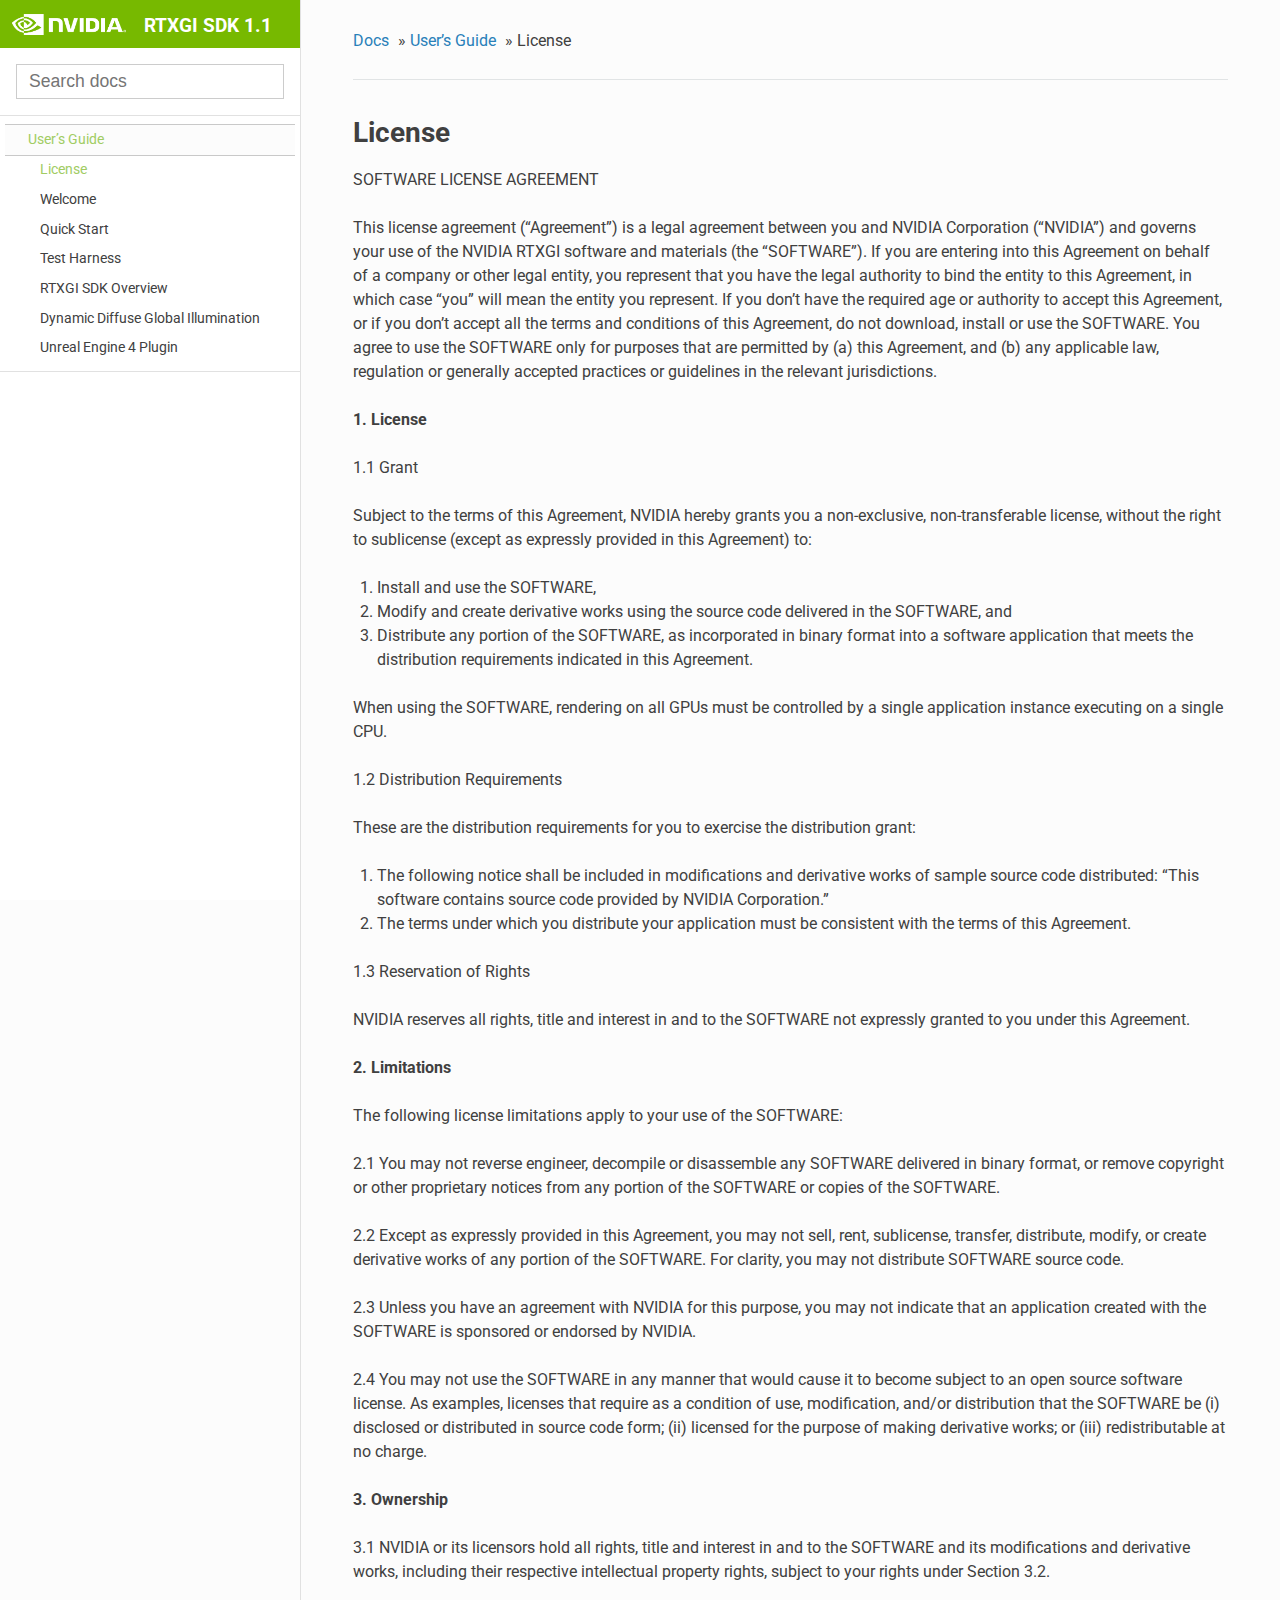
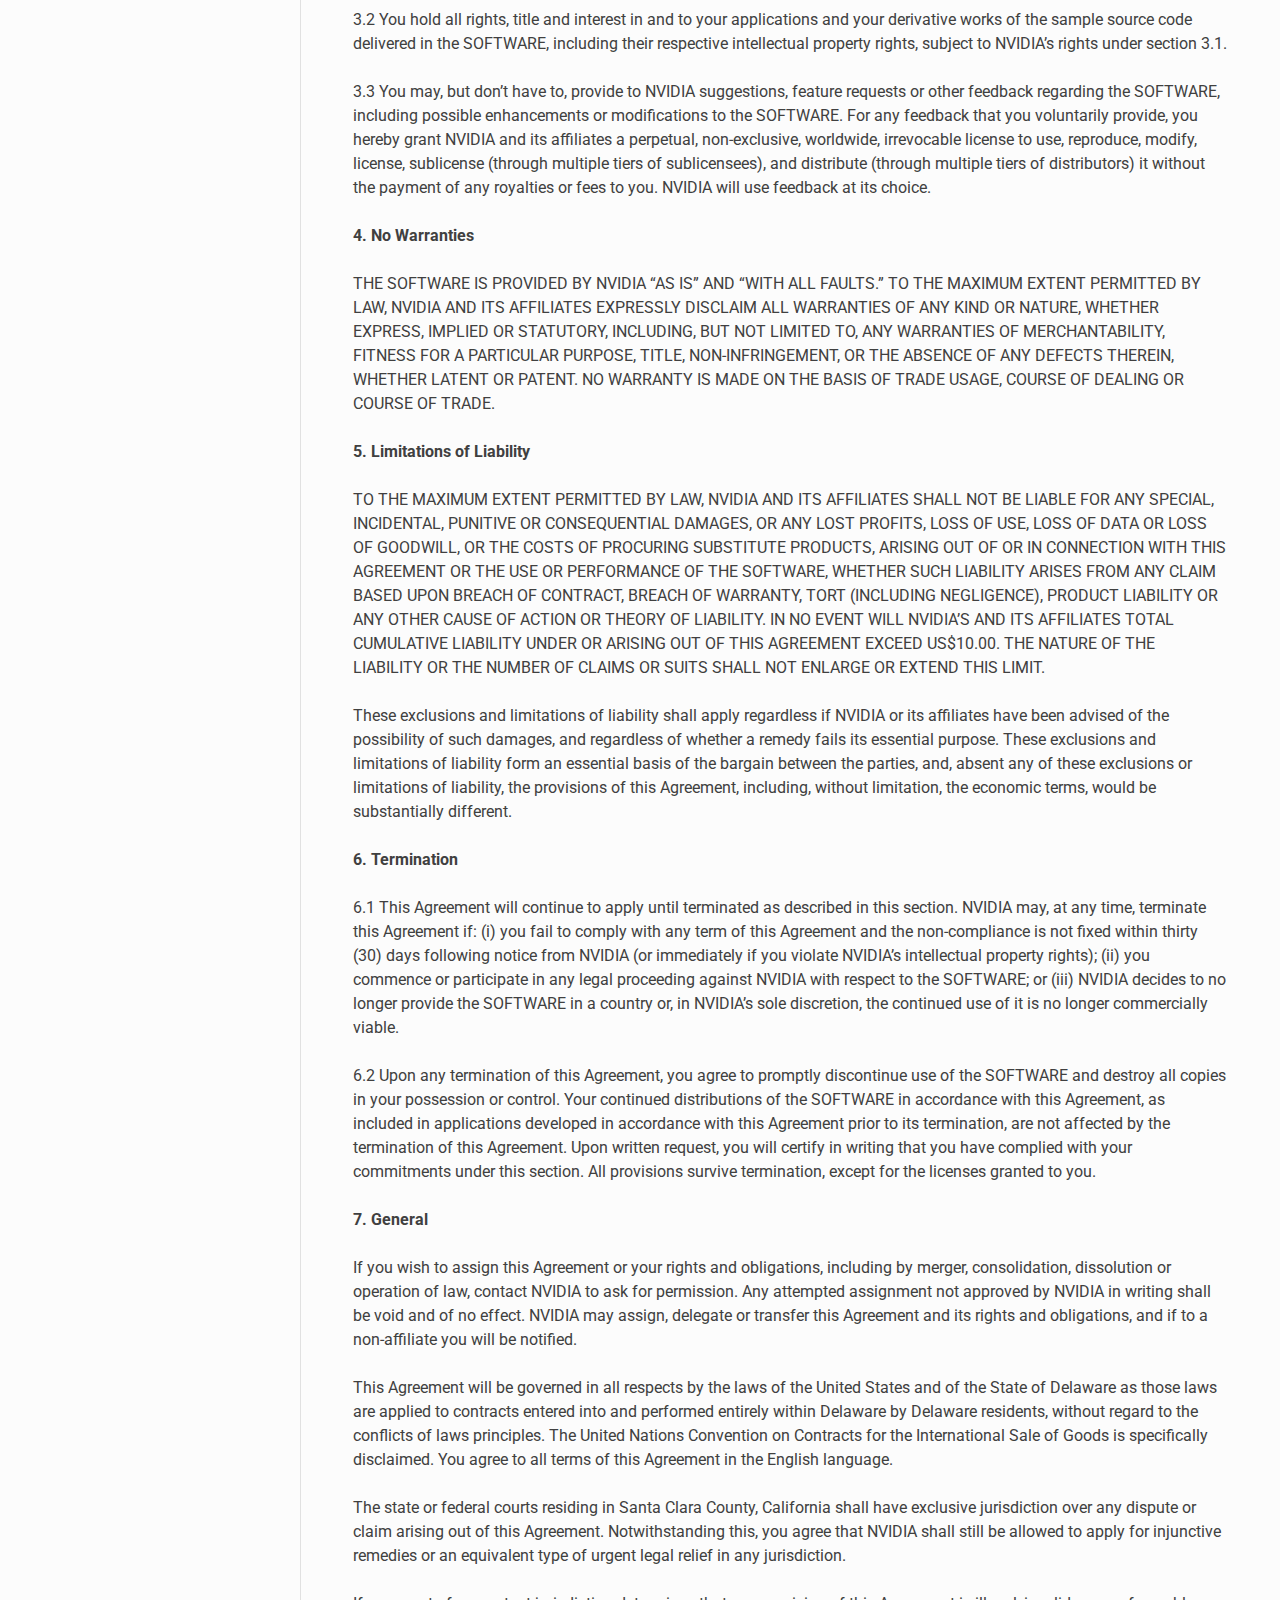
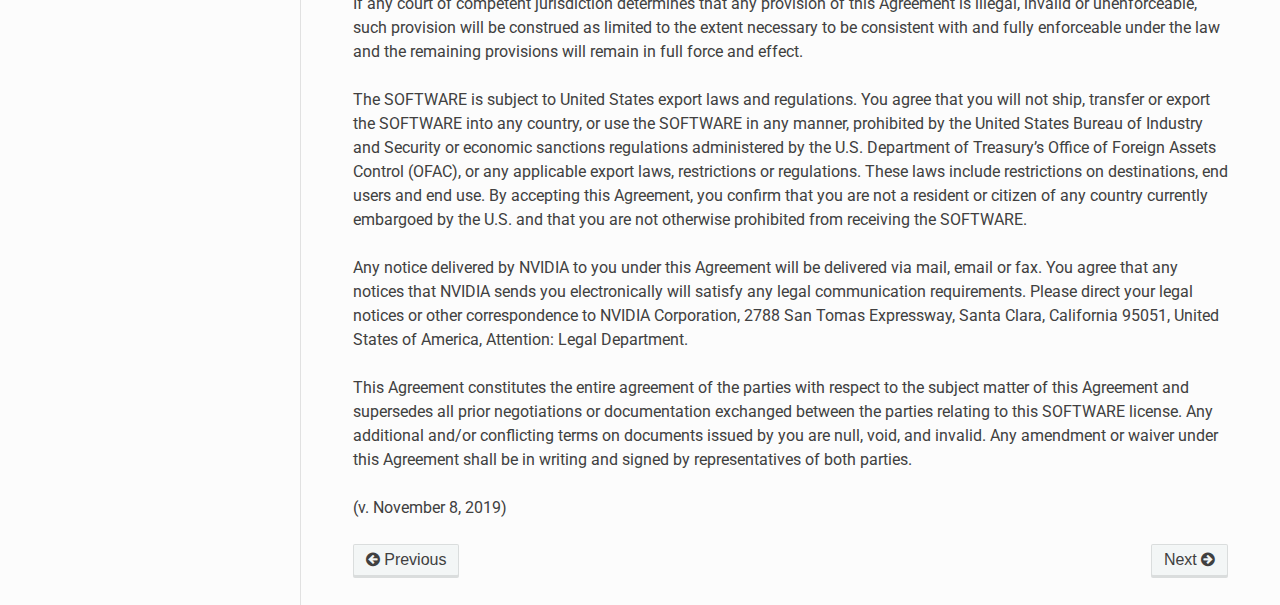
<file: docs/manual/License.html>
<!DOCTYPE html>
<!--[if IE 8]><html class="no-js lt-ie9" lang="en" > <![endif]-->
<!--[if gt IE 8]><!--> <html class="no-js" lang="en" > <!--<![endif]-->
<head>
  <meta charset="utf-8">
  
  <meta name="viewport" content="width=device-width, initial-scale=1.0">
  
  <title>License &mdash; RTXGI SDK 1.1  documentation</title>
  

  
  
    <link rel="shortcut icon" href="../_static/favicon.ico"/>
  
  
  

  
  <script type="text/javascript" src="../_static/js/modernizr.min.js"></script>
  
    
      <script type="text/javascript" id="documentation_options" data-url_root="../" src="../_static/documentation_options.js"></script>
        <script src="../_static/jquery.js"></script>
        <script src="../_static/underscore.js"></script>
        <script src="../_static/doctools.js"></script>
        <script src="../_static/language_data.js"></script>
    
    <script type="text/javascript" src="../_static/js/theme.js"></script>

    

  
  <link rel="stylesheet" href="../_static/css/nvidia_theme.css" type="text/css" />
  <link rel="stylesheet" href="../_static/pygments.css" type="text/css" />
    <link rel="index" title="Index" href="../genindex.html" />
    <link rel="search" title="Search" href="../search.html" />
    <link rel="next" title="Welcome" href="Welcome.html" />
    <link rel="prev" title="User’s Guide" href="Index.html" /> 
</head>

<body class="wy-body-for-nav">

   
  <div class="wy-grid-for-nav">
    
    <nav data-toggle="wy-nav-shift" class="wy-nav-side">
      <div class="wy-side-scroll">
        <div class="wy-side-nav-search" >
          

          
            <a href="../index.html" class="icon icon-home"> RTXGI SDK 1.1
          

          
            
            <img src="../_static/nvidia_logo.png" class="logo" alt="Logo"/>
          
          </a>

          
            
            
          

          
<div role="search">
  <form id="rtd-search-form" class="wy-form" action="../search.html" method="get">
    <input type="text" name="q" placeholder="Search docs" />
    <input type="hidden" name="check_keywords" value="yes" />
    <input type="hidden" name="area" value="default" />
  </form>
</div>

          
        </div>

        <div class="wy-menu wy-menu-vertical" data-spy="affix" role="navigation" aria-label="main navigation">
          
            
            
              
            
            
              <ul class="current">
<li class="toctree-l1 current"><a class="reference internal" href="Index.html">User’s Guide</a><ul class="current">
<li class="toctree-l2 current"><a class="current reference internal" href="#">License</a></li>
<li class="toctree-l2"><a class="reference internal" href="Welcome.html">Welcome</a></li>
<li class="toctree-l2"><a class="reference internal" href="QuickStart.html">Quick Start</a></li>
<li class="toctree-l2"><a class="reference internal" href="Harness.html">Test Harness</a></li>
<li class="toctree-l2"><a class="reference internal" href="SDKOverview.html">RTXGI SDK Overview</a></li>
<li class="toctree-l2"><a class="reference internal" href="DDGI.html">Dynamic Diffuse Global Illumination</a></li>
<li class="toctree-l2"><a class="reference internal" href="UE4Plugin.html">Unreal Engine 4 Plugin</a></li>
</ul>
</li>
</ul>

            
          
        </div>
      </div>
    </nav>

    <section data-toggle="wy-nav-shift" class="wy-nav-content-wrap">

      
      <nav class="wy-nav-top" aria-label="top navigation">
        
          <i data-toggle="wy-nav-top" class="fa fa-bars"></i>
          <a href="../index.html">RTXGI SDK 1.1</a>
        
      </nav>


      <div class="wy-nav-content">
        
        <div class="rst-content">
        
          















<div role="navigation" aria-label="breadcrumbs navigation">

  <ul class="wy-breadcrumbs">
    
      <li><a href="../index.html">Docs</a> &raquo;</li>
        
          <li><a href="Index.html">User’s Guide</a> &raquo;</li>
        
      <li>License</li>
    
    
      <li class="wy-breadcrumbs-aside">
        
            
        
      </li>
    
  </ul>

  
  <hr/>
</div>
          <div role="main" class="document" itemscope="itemscope" itemtype="http://schema.org/Article">
           <div itemprop="articleBody">
            
  <div class="section" id="license">
<span id="id1"></span><h1>License<a class="headerlink" href="#license" title="Permalink to this headline">¶</a></h1>
<p>SOFTWARE LICENSE AGREEMENT</p>
<p>This license agreement (“Agreement”) is a legal agreement between you and NVIDIA Corporation (“NVIDIA”) and governs your use of the NVIDIA RTXGI software and materials (the “SOFTWARE”). If you are entering into this Agreement on behalf of a company or other legal entity, you represent that you have the legal authority to bind the entity to this Agreement, in which case “you” will mean the entity you represent. If you don’t have the required age or authority to accept this Agreement, or if you don’t accept all the terms and conditions of this Agreement, do not download, install or use the SOFTWARE. You agree to use the SOFTWARE only for purposes that are permitted by (a) this Agreement, and (b) any applicable law, regulation or generally accepted practices or guidelines in the relevant jurisdictions.</p>
<p><strong>1. License</strong></p>
<p>1.1 Grant</p>
<p>Subject to the terms of this Agreement, NVIDIA hereby grants you a non-exclusive, non-transferable license, without the right to sublicense (except as expressly provided in this Agreement) to:</p>
<ol class="lowerroman simple">
<li><p>Install and use the SOFTWARE,</p></li>
<li><p>Modify and create derivative works using the source code delivered in the SOFTWARE, and</p></li>
<li><p>Distribute any portion of the SOFTWARE, as incorporated in binary format into a software application that meets the distribution requirements indicated in this Agreement.</p></li>
</ol>
<p>When using the SOFTWARE, rendering on all GPUs must be controlled by a single application instance executing on a single CPU.</p>
<p>1.2 Distribution Requirements</p>
<p>These are the distribution requirements for you to exercise the distribution grant:</p>
<ol class="lowerroman simple">
<li><p>The following notice shall be included in modifications and derivative works of sample source code distributed: “This software contains source code provided by NVIDIA Corporation.”</p></li>
<li><p>The terms under which you distribute your application must be consistent with the terms of this Agreement.</p></li>
</ol>
<p>1.3 Reservation of Rights</p>
<p>NVIDIA reserves all rights, title and interest in and to the SOFTWARE not expressly granted to you under this Agreement.</p>
<p><strong>2. Limitations</strong></p>
<p>The following license limitations apply to your use of the SOFTWARE:</p>
<p>2.1 You may not reverse engineer, decompile or disassemble any SOFTWARE delivered in binary format, or remove copyright or other proprietary notices from any portion of the SOFTWARE or copies of the SOFTWARE.</p>
<p>2.2 Except as expressly provided in this Agreement, you may not sell, rent, sublicense, transfer, distribute, modify, or create derivative works of any portion of the SOFTWARE. For clarity, you may not distribute SOFTWARE source code.</p>
<p>2.3 Unless you have an agreement with NVIDIA for this purpose, you may not indicate that an application created with the SOFTWARE is sponsored or endorsed by NVIDIA.</p>
<p>2.4 You may not use the SOFTWARE in any manner that would cause it to become subject to an open source software license. As examples, licenses that require as a condition of use, modification, and/or distribution that the SOFTWARE be (i) disclosed or distributed in source code form; (ii) licensed for the purpose of making derivative works; or (iii) redistributable at no charge.</p>
<p><strong>3. Ownership</strong></p>
<p>3.1 NVIDIA or its licensors hold all rights, title and interest in and to the SOFTWARE and its modifications and derivative works, including their respective intellectual property rights, subject to your rights under Section 3.2.</p>
<p>3.2 You hold all rights, title and interest in and to your applications and your derivative works of the sample source code delivered in the SOFTWARE, including their respective intellectual property rights, subject to NVIDIA’s rights under section 3.1.</p>
<p>3.3 You may, but don’t have to, provide to NVIDIA suggestions, feature requests or other feedback regarding the SOFTWARE, including possible enhancements or modifications to the SOFTWARE. For any feedback that you voluntarily provide, you hereby grant NVIDIA and its affiliates a perpetual, non-exclusive, worldwide, irrevocable license to use, reproduce, modify, license, sublicense (through multiple tiers of sublicensees), and distribute (through multiple tiers of distributors) it without the payment of any royalties or fees to you. NVIDIA will use feedback at its choice.</p>
<p><strong>4. No Warranties</strong></p>
<p>THE SOFTWARE IS PROVIDED BY NVIDIA “AS IS” AND “WITH ALL FAULTS.” TO THE MAXIMUM EXTENT PERMITTED BY LAW, NVIDIA AND ITS AFFILIATES EXPRESSLY DISCLAIM ALL WARRANTIES OF ANY KIND OR NATURE, WHETHER EXPRESS, IMPLIED OR STATUTORY, INCLUDING, BUT NOT LIMITED TO, ANY WARRANTIES OF MERCHANTABILITY, FITNESS FOR A PARTICULAR PURPOSE, TITLE, NON-INFRINGEMENT, OR THE ABSENCE OF ANY DEFECTS THEREIN, WHETHER LATENT OR PATENT. NO WARRANTY IS MADE ON THE BASIS OF TRADE USAGE, COURSE OF DEALING OR COURSE OF TRADE.</p>
<p><strong>5. Limitations of Liability</strong></p>
<p>TO THE MAXIMUM EXTENT PERMITTED BY LAW, NVIDIA AND ITS AFFILIATES SHALL NOT BE LIABLE FOR ANY SPECIAL, INCIDENTAL, PUNITIVE OR CONSEQUENTIAL DAMAGES, OR ANY LOST PROFITS, LOSS OF USE, LOSS OF DATA OR LOSS OF GOODWILL, OR THE COSTS OF PROCURING SUBSTITUTE PRODUCTS, ARISING OUT OF OR IN CONNECTION WITH THIS AGREEMENT OR THE USE OR PERFORMANCE OF THE SOFTWARE, WHETHER SUCH LIABILITY ARISES FROM ANY CLAIM BASED UPON BREACH OF CONTRACT, BREACH OF WARRANTY, TORT (INCLUDING NEGLIGENCE), PRODUCT LIABILITY OR ANY OTHER CAUSE OF ACTION OR THEORY OF LIABILITY. IN NO EVENT WILL NVIDIA’S AND ITS AFFILIATES TOTAL CUMULATIVE LIABILITY UNDER OR ARISING OUT OF THIS AGREEMENT EXCEED US$10.00. THE NATURE OF THE LIABILITY OR THE NUMBER OF CLAIMS OR SUITS SHALL NOT ENLARGE OR EXTEND THIS LIMIT.</p>
<p>These exclusions and limitations of liability shall apply regardless if NVIDIA or its affiliates have been advised of the possibility of such damages, and regardless of whether a remedy fails its essential purpose. These exclusions and limitations of liability form an essential basis of the bargain between the parties, and, absent any of these exclusions or limitations of liability, the provisions of this Agreement, including, without limitation, the economic terms, would be substantially different.</p>
<p><strong>6. Termination</strong></p>
<p>6.1 This Agreement will continue to apply until terminated as described in this section. NVIDIA may, at any time, terminate this Agreement if: (i) you fail to comply with any term of this Agreement and the non-compliance is not fixed within thirty (30) days following notice from NVIDIA (or immediately if you violate NVIDIA’s intellectual property rights); (ii) you commence or participate in any legal proceeding against NVIDIA with respect to the SOFTWARE; or (iii) NVIDIA decides to no longer provide the SOFTWARE in a country or, in NVIDIA’s sole discretion, the continued use of it is no longer commercially viable.</p>
<p>6.2 Upon any termination of this Agreement, you agree to promptly discontinue use of the SOFTWARE and destroy all copies in your possession or control. Your continued distributions of the SOFTWARE in accordance with this Agreement, as included in applications developed in accordance with this Agreement prior to its termination, are not affected by the termination of this Agreement. Upon written request, you will certify in writing that you have complied with your commitments under this section. All provisions survive termination, except for the licenses granted to you.</p>
<p><strong>7. General</strong></p>
<p>If you wish to assign this Agreement or your rights and obligations, including by merger, consolidation, dissolution or operation of law, contact NVIDIA to ask for permission. Any attempted assignment not approved by NVIDIA in writing shall be void and of no effect. NVIDIA may assign, delegate or transfer this Agreement and its rights and obligations, and if to a non-affiliate you will be notified.</p>
<p>This Agreement will be governed in all respects by the laws of the United States and of the State of Delaware as those laws are applied to contracts entered into and performed entirely within Delaware by Delaware residents, without regard to the conflicts of laws principles. The United Nations Convention on Contracts for the International Sale of Goods is specifically disclaimed. You agree to all terms of this Agreement in the English language.</p>
<p>The state or federal courts residing in Santa Clara County, California shall have exclusive jurisdiction over any dispute or claim arising out of this Agreement. Notwithstanding this, you agree that NVIDIA shall still be allowed to apply for injunctive remedies or an equivalent type of urgent legal relief in any jurisdiction.</p>
<p>If any court of competent jurisdiction determines that any provision of this Agreement is illegal, invalid or unenforceable, such provision will be construed as limited to the extent necessary to be consistent with and fully enforceable under the law and the remaining provisions will remain in full force and effect.</p>
<p>The SOFTWARE is subject to United States export laws and regulations. You agree that you will not ship, transfer or export the SOFTWARE into any country, or use the SOFTWARE in any manner, prohibited by the United States Bureau of Industry and Security or economic sanctions regulations administered by the U.S. Department of Treasury’s Office of Foreign Assets Control (OFAC), or any applicable export laws, restrictions or regulations. These laws include restrictions on destinations, end users and end use. By accepting this Agreement, you confirm that you are not a resident or citizen of any country currently embargoed by the U.S. and that you are not otherwise prohibited from receiving the SOFTWARE.</p>
<p>Any notice delivered by NVIDIA to you under this Agreement will be delivered via mail, email or fax. You agree that any notices that NVIDIA sends you electronically will satisfy any legal communication requirements. Please direct your legal notices or other correspondence to NVIDIA Corporation, 2788 San Tomas Expressway, Santa Clara, California 95051, United States of America, Attention: Legal Department.</p>
<p>This Agreement constitutes the entire agreement of the parties with respect to the subject matter of this Agreement and supersedes all prior negotiations or documentation exchanged between the parties relating to this SOFTWARE license. Any additional and/or conflicting terms on documents issued by you are null, void, and invalid. Any amendment or waiver under this Agreement shall be in writing and signed by representatives of both parties.</p>
<p>(v. November 8, 2019)</p>
</div>


           </div>
           
          </div>
          <footer>
  
    <div class="rst-footer-buttons" role="navigation" aria-label="footer navigation">
      
        <a href="Welcome.html" class="btn btn-neutral float-right" title="Welcome" accesskey="n" rel="next">Next <span class="fa fa-arrow-circle-right"></span></a>
      
      
        <a href="Index.html" class="btn btn-neutral float-left" title="User’s Guide" accesskey="p" rel="prev"><span class="fa fa-arrow-circle-left"></span> Previous</a>
      
    </div>
  

  <hr/>

  <div role="contentinfo">
    <p>
        &copy; Copyright 2019-2020, NVIDIA

    </p>
  </div>
  Built with <a href="http://sphinx-doc.org/">Sphinx</a> using a <a href="https://github.com/rtfd/sphinx_rtd_theme">theme</a> provided by <a href="https://readthedocs.org">Read the Docs</a>. 

</footer>

        </div>
      </div>

    </section>

  </div>
  


  <script type="text/javascript">
      jQuery(function () {
          SphinxRtdTheme.Navigation.enable(true);
      });
  </script>

  
  
    
   

</body>
</html>
</file>
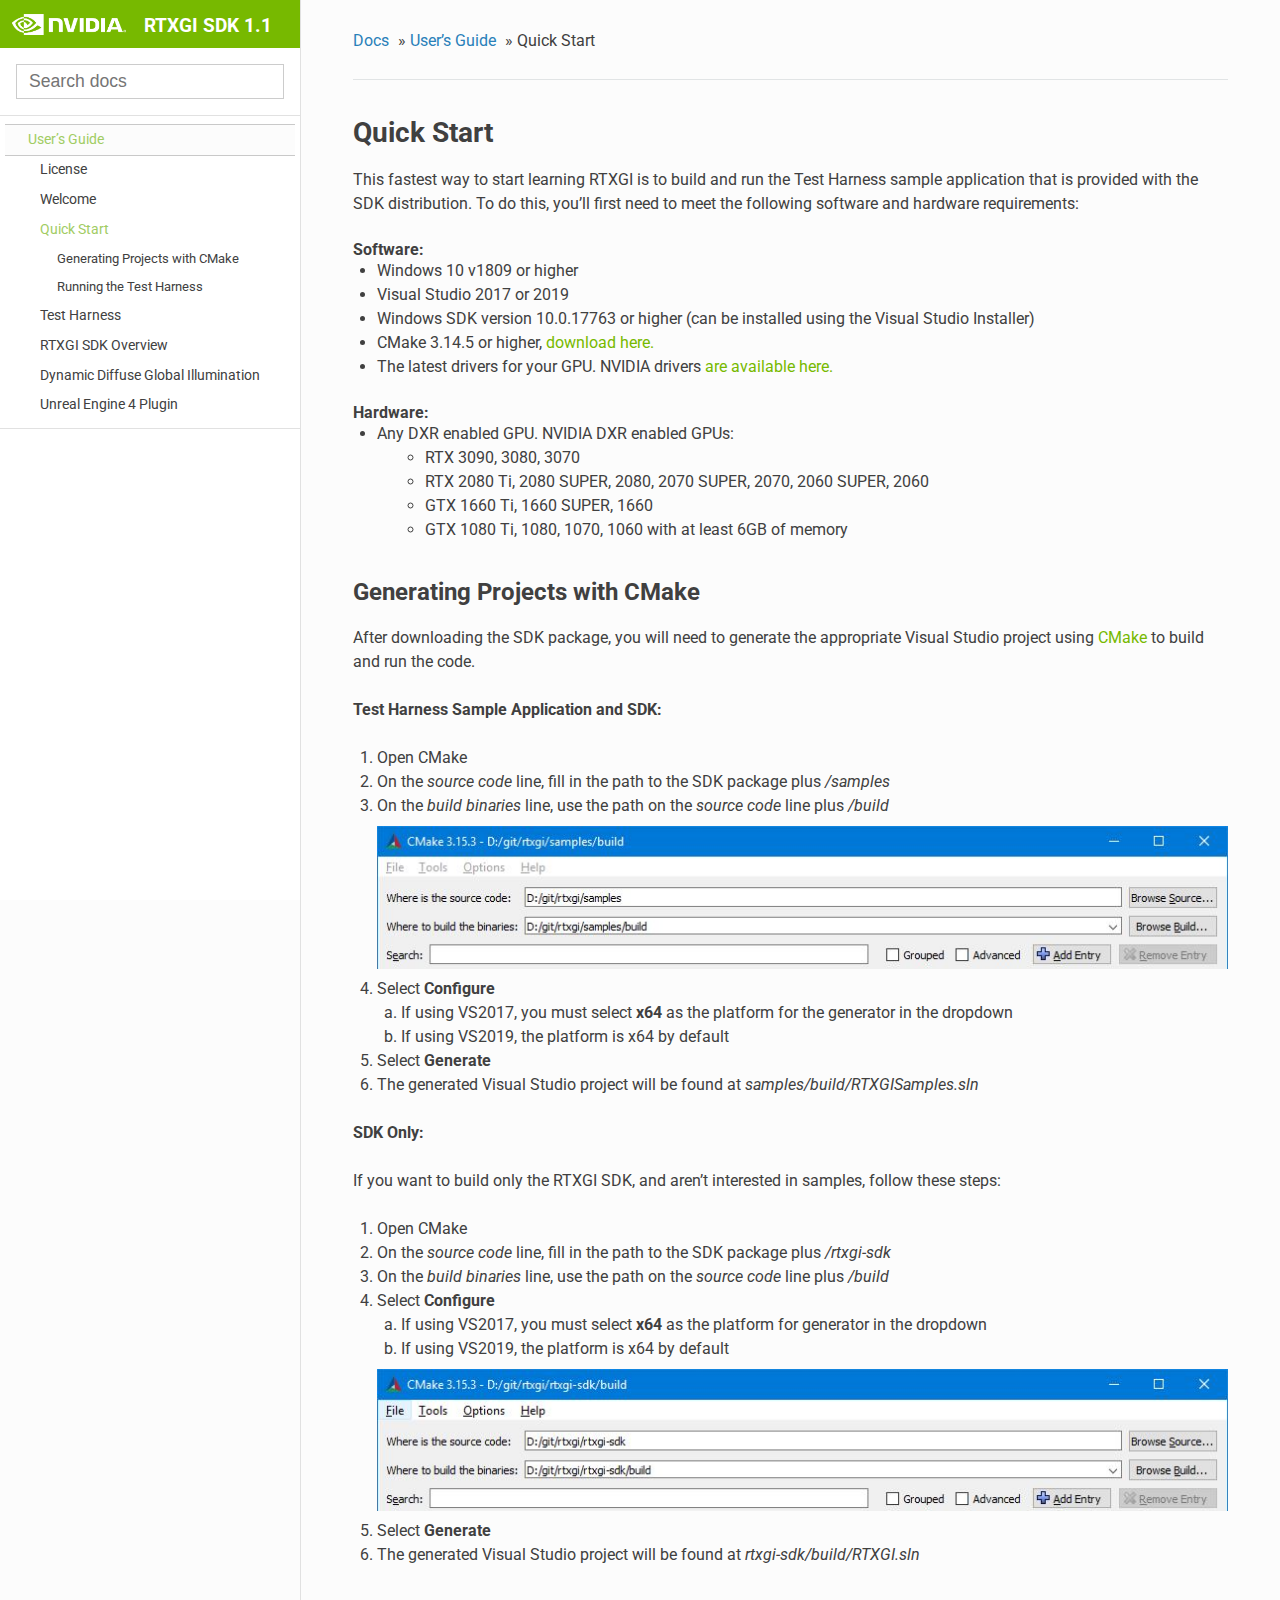
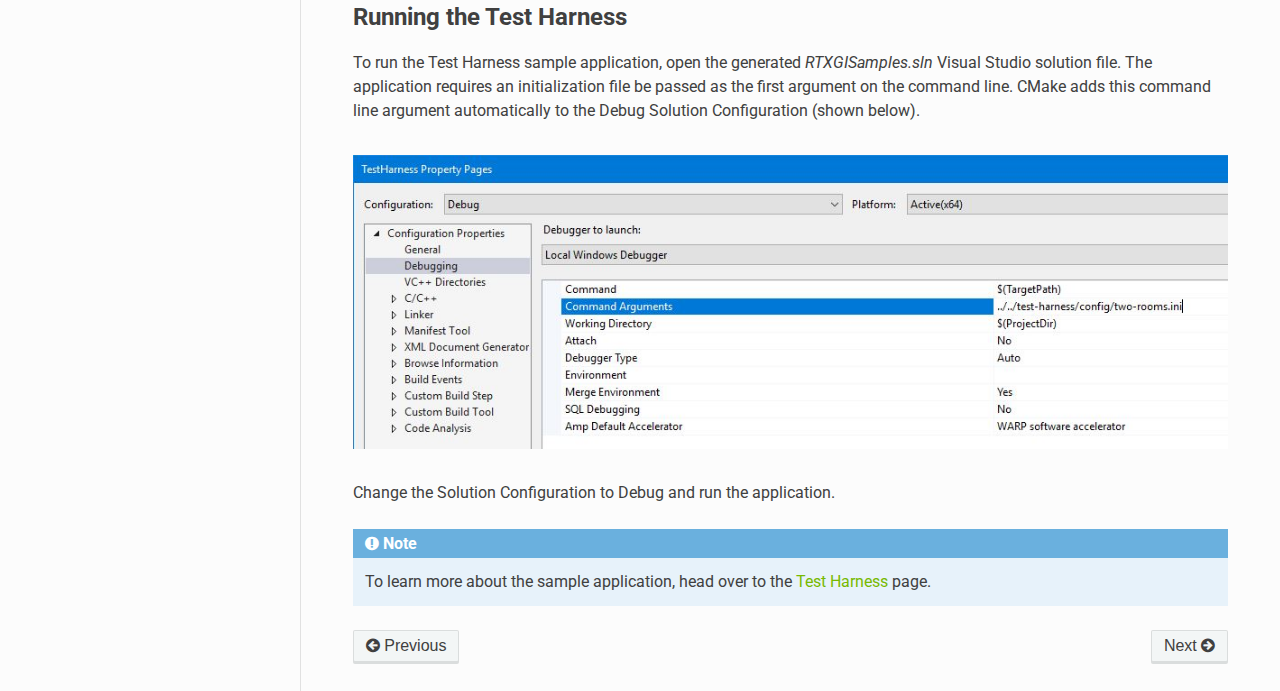
<file: docs/manual/QuickStart.html>
<!DOCTYPE html>
<!--[if IE 8]><html class="no-js lt-ie9" lang="en" > <![endif]-->
<!--[if gt IE 8]><!--> <html class="no-js" lang="en" > <!--<![endif]-->
<head>
  <meta charset="utf-8">
  
  <meta name="viewport" content="width=device-width, initial-scale=1.0">
  
  <title>Quick Start &mdash; RTXGI SDK 1.1  documentation</title>
  

  
  
    <link rel="shortcut icon" href="../_static/favicon.ico"/>
  
  
  

  
  <script type="text/javascript" src="../_static/js/modernizr.min.js"></script>
  
    
      <script type="text/javascript" id="documentation_options" data-url_root="../" src="../_static/documentation_options.js"></script>
        <script src="../_static/jquery.js"></script>
        <script src="../_static/underscore.js"></script>
        <script src="../_static/doctools.js"></script>
        <script src="../_static/language_data.js"></script>
    
    <script type="text/javascript" src="../_static/js/theme.js"></script>

    

  
  <link rel="stylesheet" href="../_static/css/nvidia_theme.css" type="text/css" />
  <link rel="stylesheet" href="../_static/pygments.css" type="text/css" />
    <link rel="index" title="Index" href="../genindex.html" />
    <link rel="search" title="Search" href="../search.html" />
    <link rel="next" title="Test Harness" href="Harness.html" />
    <link rel="prev" title="Welcome" href="Welcome.html" /> 
</head>

<body class="wy-body-for-nav">

   
  <div class="wy-grid-for-nav">
    
    <nav data-toggle="wy-nav-shift" class="wy-nav-side">
      <div class="wy-side-scroll">
        <div class="wy-side-nav-search" >
          

          
            <a href="../index.html" class="icon icon-home"> RTXGI SDK 1.1
          

          
            
            <img src="../_static/nvidia_logo.png" class="logo" alt="Logo"/>
          
          </a>

          
            
            
          

          
<div role="search">
  <form id="rtd-search-form" class="wy-form" action="../search.html" method="get">
    <input type="text" name="q" placeholder="Search docs" />
    <input type="hidden" name="check_keywords" value="yes" />
    <input type="hidden" name="area" value="default" />
  </form>
</div>

          
        </div>

        <div class="wy-menu wy-menu-vertical" data-spy="affix" role="navigation" aria-label="main navigation">
          
            
            
              
            
            
              <ul class="current">
<li class="toctree-l1 current"><a class="reference internal" href="Index.html">User’s Guide</a><ul class="current">
<li class="toctree-l2"><a class="reference internal" href="License.html">License</a></li>
<li class="toctree-l2"><a class="reference internal" href="Welcome.html">Welcome</a></li>
<li class="toctree-l2 current"><a class="current reference internal" href="#">Quick Start</a><ul>
<li class="toctree-l3"><a class="reference internal" href="#generating-projects-with-cmake">Generating Projects with CMake</a></li>
<li class="toctree-l3"><a class="reference internal" href="#running-the-test-harness">Running the Test Harness</a></li>
</ul>
</li>
<li class="toctree-l2"><a class="reference internal" href="Harness.html">Test Harness</a></li>
<li class="toctree-l2"><a class="reference internal" href="SDKOverview.html">RTXGI SDK Overview</a></li>
<li class="toctree-l2"><a class="reference internal" href="DDGI.html">Dynamic Diffuse Global Illumination</a></li>
<li class="toctree-l2"><a class="reference internal" href="UE4Plugin.html">Unreal Engine 4 Plugin</a></li>
</ul>
</li>
</ul>

            
          
        </div>
      </div>
    </nav>

    <section data-toggle="wy-nav-shift" class="wy-nav-content-wrap">

      
      <nav class="wy-nav-top" aria-label="top navigation">
        
          <i data-toggle="wy-nav-top" class="fa fa-bars"></i>
          <a href="../index.html">RTXGI SDK 1.1</a>
        
      </nav>


      <div class="wy-nav-content">
        
        <div class="rst-content">
        
          















<div role="navigation" aria-label="breadcrumbs navigation">

  <ul class="wy-breadcrumbs">
    
      <li><a href="../index.html">Docs</a> &raquo;</li>
        
          <li><a href="Index.html">User’s Guide</a> &raquo;</li>
        
      <li>Quick Start</li>
    
    
      <li class="wy-breadcrumbs-aside">
        
            
        
      </li>
    
  </ul>

  
  <hr/>
</div>
          <div role="main" class="document" itemscope="itemscope" itemtype="http://schema.org/Article">
           <div itemprop="articleBody">
            
  <div class="section" id="quick-start">
<span id="quickstart"></span><h1>Quick Start<a class="headerlink" href="#quick-start" title="Permalink to this headline">¶</a></h1>
<p>This fastest way to start learning RTXGI is to build and run the Test Harness sample application that is provided with the SDK distribution. To do this, you’ll first need to meet the following software and hardware requirements:</p>
<b>Software:</b> <br><ul class="simple">
<li><p>Windows 10 v1809 or higher</p></li>
<li><p>Visual Studio 2017 or 2019</p></li>
<li><p>Windows SDK version 10.0.17763 or higher (can be installed using the Visual Studio Installer)</p></li>
<li><p>CMake 3.14.5 or higher, <a class="reference external" href="https://cmake.org/download">download here.</a></p></li>
<li><p>The latest drivers for your GPU. NVIDIA drivers <a class="reference external" href="http://www.nvidia.com/drivers">are available here.</a></p></li>
</ul>
<b>Hardware:</b> <br><ul>
<li><p>Any DXR enabled GPU. NVIDIA DXR enabled GPUs:</p>
<blockquote>
<div><ul class="simple">
<li><p>RTX 3090, 3080, 3070</p></li>
<li><p>RTX 2080 Ti, 2080 SUPER, 2080, 2070 SUPER, 2070, 2060 SUPER, 2060</p></li>
<li><p>GTX 1660 Ti, 1660 SUPER, 1660</p></li>
<li><p>GTX 1080 Ti, 1080, 1070, 1060 with at least 6GB of memory</p></li>
</ul>
</div></blockquote>
</li>
</ul>
<div class="section" id="generating-projects-with-cmake">
<h2>Generating Projects with CMake<a class="headerlink" href="#generating-projects-with-cmake" title="Permalink to this headline">¶</a></h2>
<p>After downloading the SDK package, you will need to generate the appropriate Visual Studio project using <a class="reference external" href="http://cmake.org">CMake</a> to build and run the code.</p>
<p><strong>Test Harness Sample Application and SDK:</strong></p>
<ol class="arabic">
<li><p>Open CMake</p></li>
<li><p>On the <em>source code</em> line, fill in the path to the SDK package plus <em>/samples</em></p></li>
<li><p>On the <em>build binaries</em> line, use the path on the <em>source code</em> line plus <em>/build</em></p>
<p><img alt="cmake_image-1" src="../_images/cmake-1.jpg" /></p>
</li>
<li><p>Select <strong>Configure</strong></p>
<ol class="loweralpha simple">
<li><p>If using VS2017, you must select <strong>x64</strong> as the platform for the generator in the dropdown</p></li>
<li><p>If using VS2019, the platform is x64 by default</p></li>
</ol>
</li>
<li><p>Select <strong>Generate</strong></p></li>
<li><p>The generated Visual Studio project will be found at <em>samples/build/RTXGISamples.sln</em></p></li>
</ol>
<p><strong>SDK Only:</strong></p>
<p>If you want to build only the RTXGI SDK, and aren’t interested in samples, follow these steps:</p>
<ol class="arabic">
<li><p>Open CMake</p></li>
<li><p>On the <em>source code</em> line, fill in the path to the SDK package plus <em>/rtxgi-sdk</em></p></li>
<li><p>On the <em>build binaries</em> line, use the path on the <em>source code</em> line plus <em>/build</em></p></li>
<li><p>Select <strong>Configure</strong></p>
<ol class="loweralpha simple">
<li><p>If using VS2017, you must select <strong>x64</strong> as the platform for generator in the dropdown</p></li>
<li><p>If using VS2019, the platform is x64 by default</p></li>
</ol>
<p><img alt="cmake_image-2" src="../_images/cmake-2.jpg" /></p>
</li>
<li><p>Select <strong>Generate</strong></p></li>
<li><p>The generated Visual Studio project will be found at <em>rtxgi-sdk/build/RTXGI.sln</em></p></li>
</ol>
</div>
<div class="section" id="running-the-test-harness">
<h2>Running the Test Harness<a class="headerlink" href="#running-the-test-harness" title="Permalink to this headline">¶</a></h2>
<p>To run the Test Harness sample application, open the generated <em>RTXGISamples.sln</em> Visual Studio solution file. The application requires an initialization file be passed as the first argument on the command line. CMake adds this command line argument automatically to the Debug Solution Configuration (shown below).</p>
<p><img alt="testharness-vs-cmdline" src="../_images/testharness-vs-cmdline.jpg" /></p>
<p>Change the Solution Configuration to Debug and run the application.</p>
<div class="admonition note">
<p class="admonition-title">Note</p>
<p>To learn more about the sample application, head over to the <a class="reference internal" href="Harness.html#harness"><span class="std std-ref">Test Harness</span></a> page.</p>
</div>
</div>
</div>


           </div>
           
          </div>
          <footer>
  
    <div class="rst-footer-buttons" role="navigation" aria-label="footer navigation">
      
        <a href="Harness.html" class="btn btn-neutral float-right" title="Test Harness" accesskey="n" rel="next">Next <span class="fa fa-arrow-circle-right"></span></a>
      
      
        <a href="Welcome.html" class="btn btn-neutral float-left" title="Welcome" accesskey="p" rel="prev"><span class="fa fa-arrow-circle-left"></span> Previous</a>
      
    </div>
  

  <hr/>

  <div role="contentinfo">
    <p>
        &copy; Copyright 2019-2020, NVIDIA

    </p>
  </div>
  Built with <a href="http://sphinx-doc.org/">Sphinx</a> using a <a href="https://github.com/rtfd/sphinx_rtd_theme">theme</a> provided by <a href="https://readthedocs.org">Read the Docs</a>. 

</footer>

        </div>
      </div>

    </section>

  </div>
  


  <script type="text/javascript">
      jQuery(function () {
          SphinxRtdTheme.Navigation.enable(true);
      });
  </script>

  
  
    
   

</body>
</html>
</file>
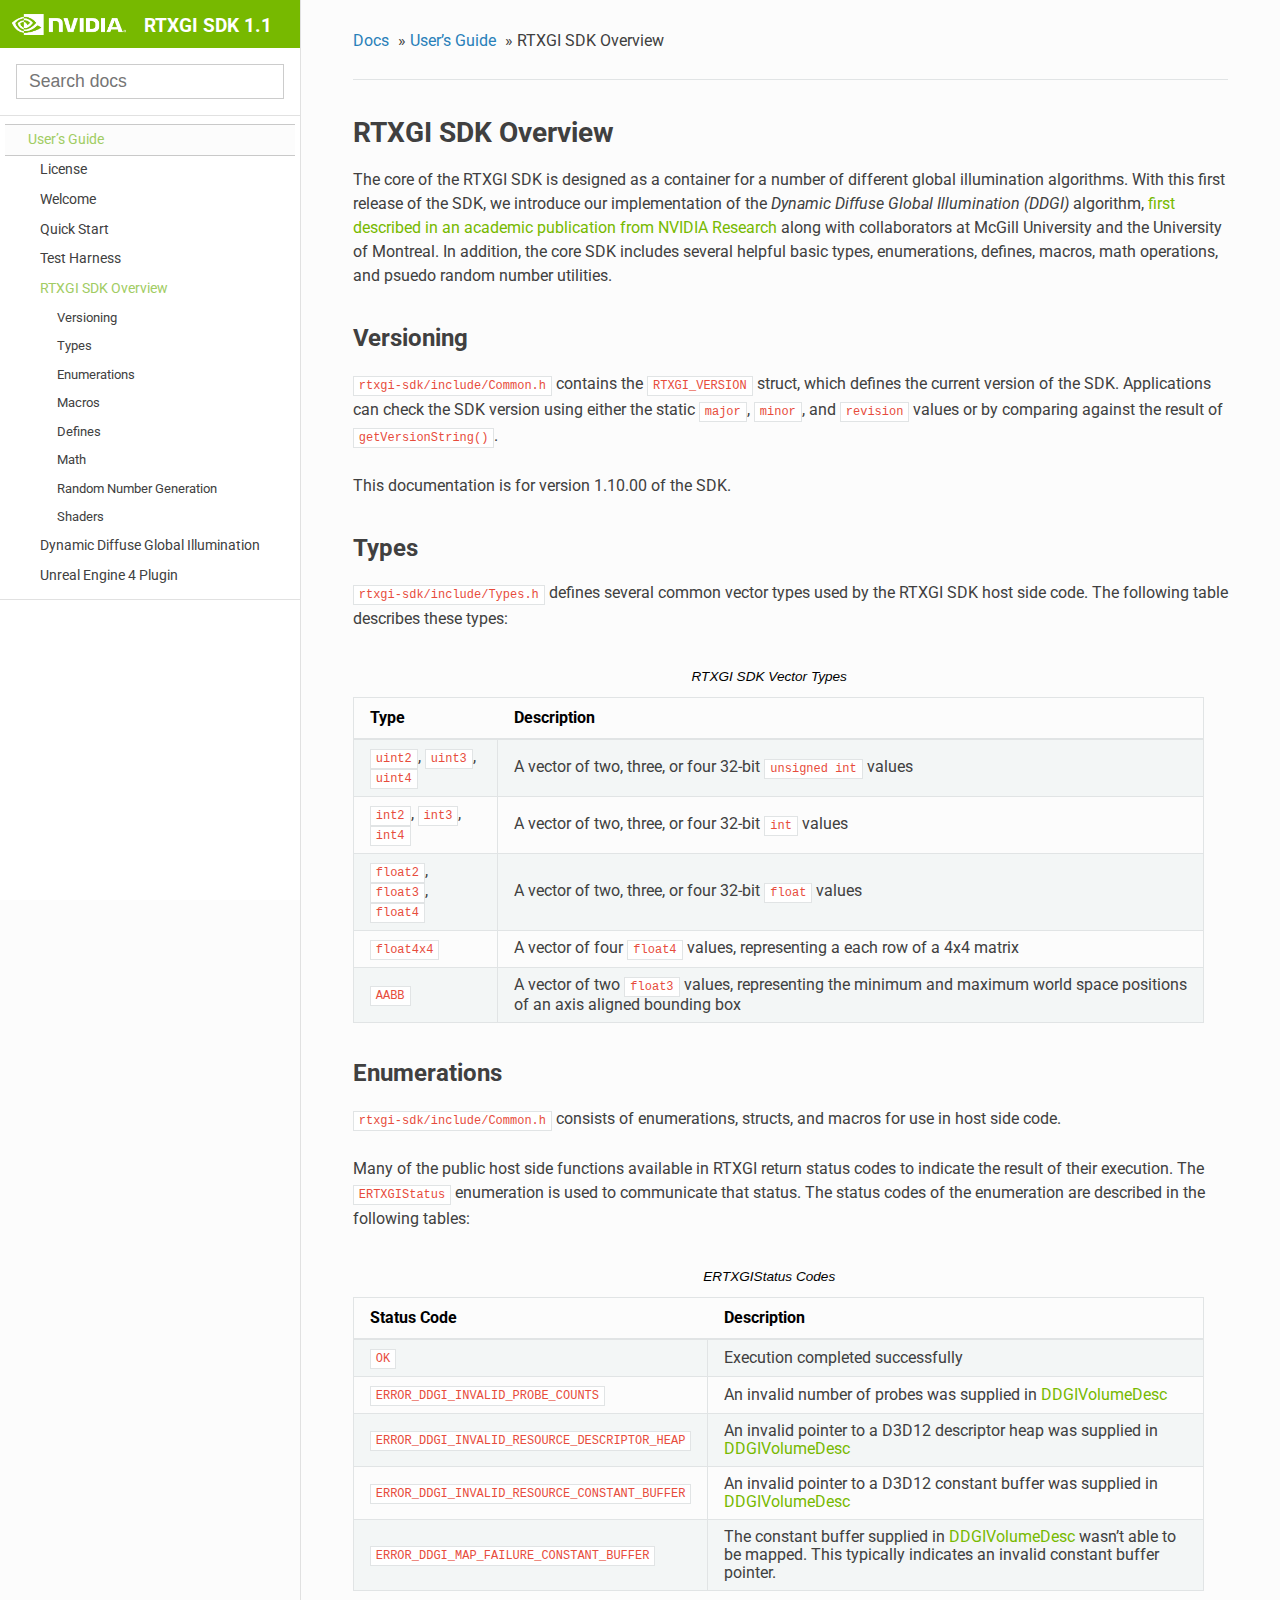
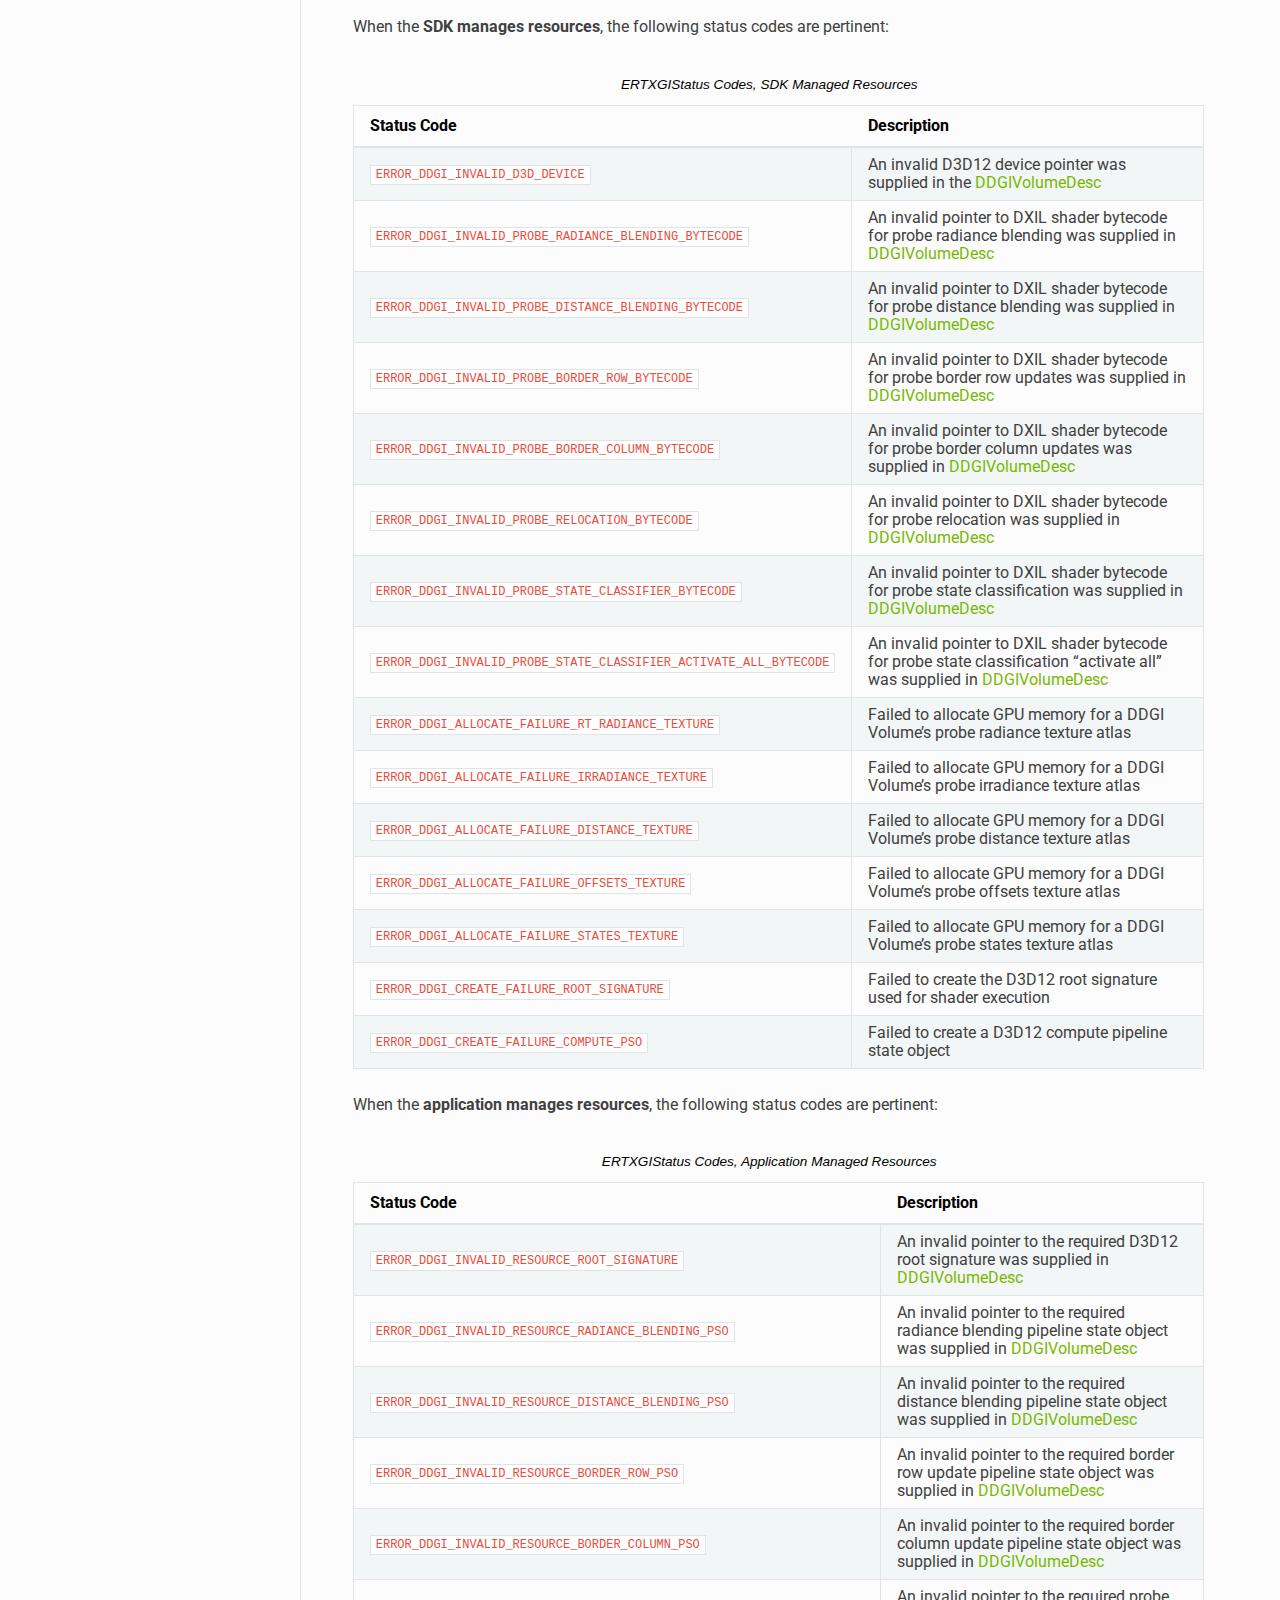
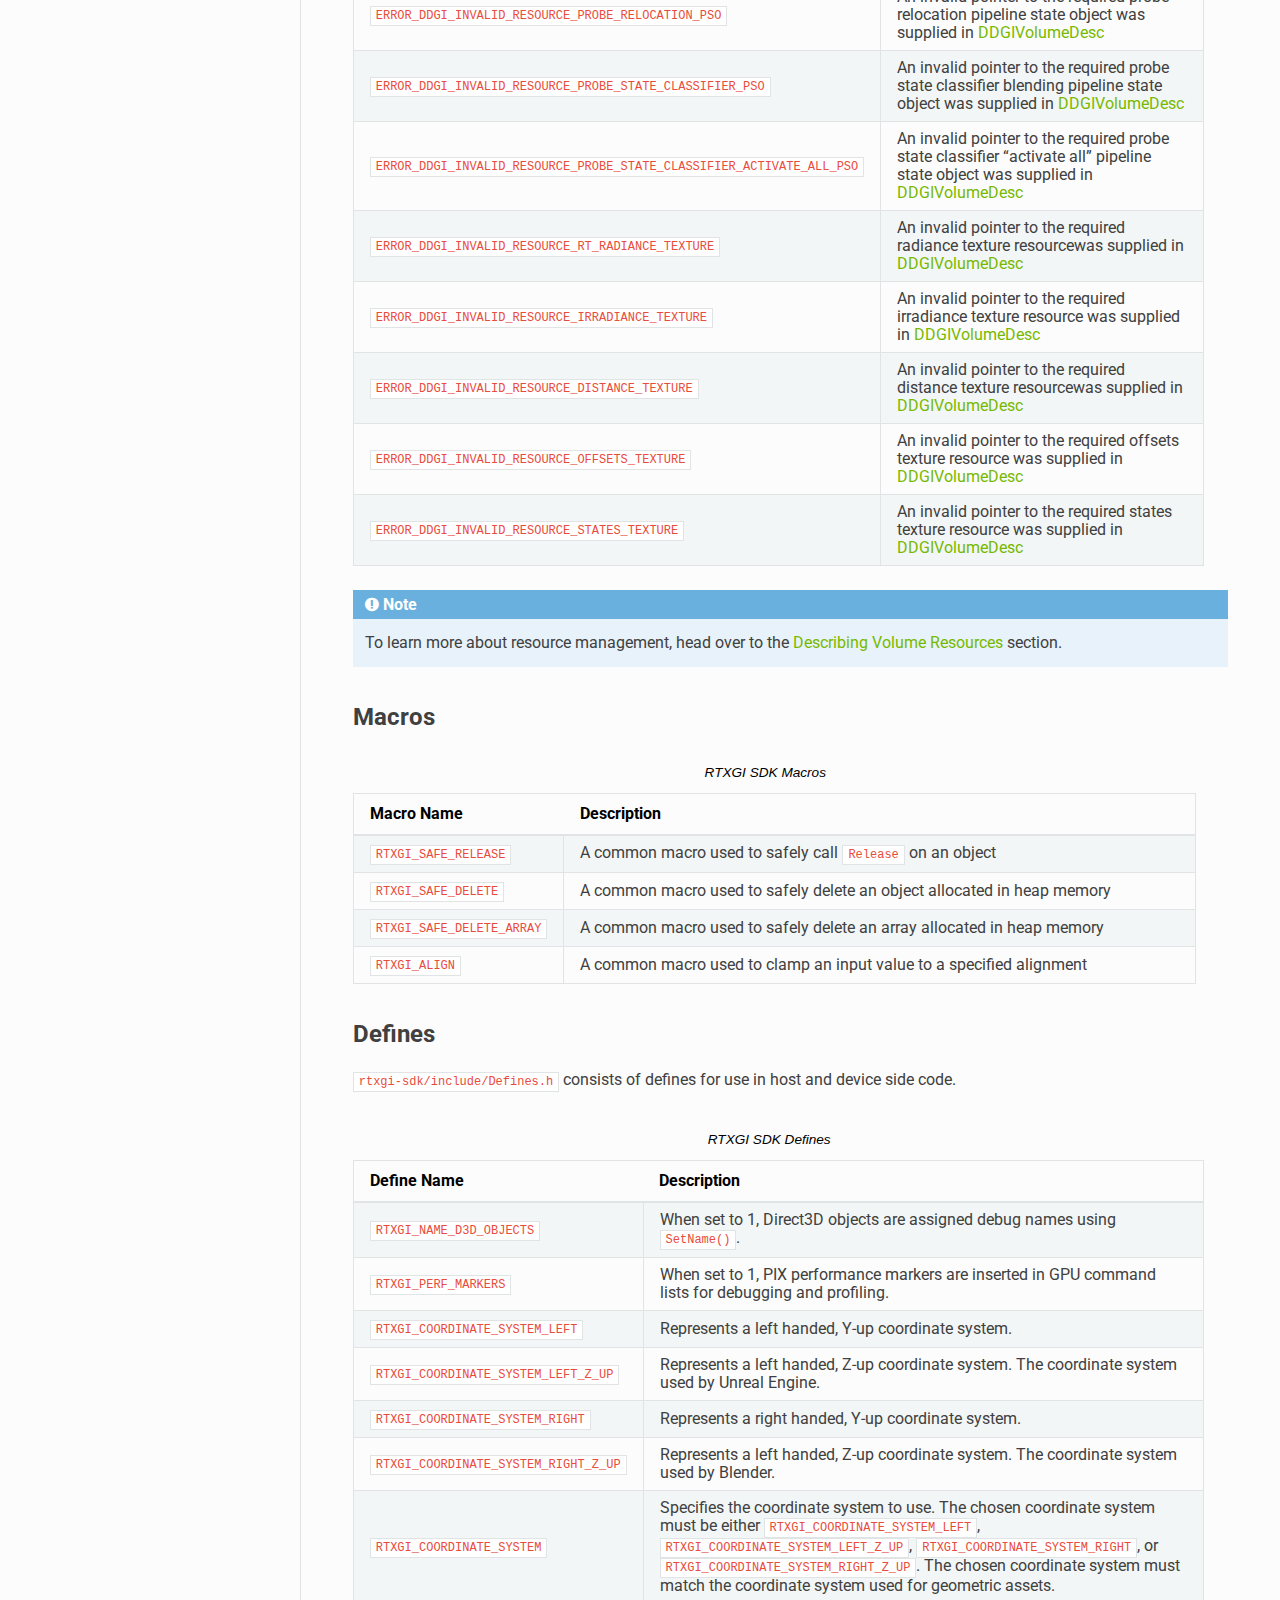
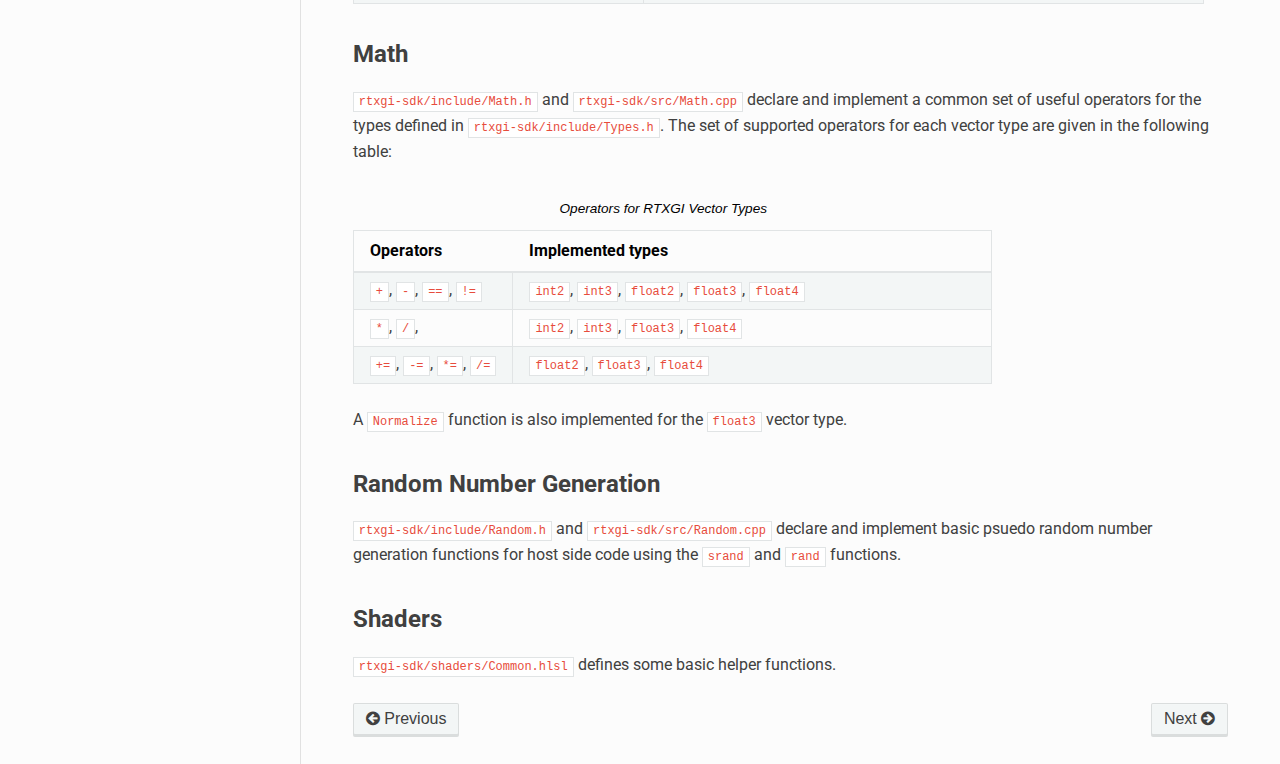
<file: docs/manual/SDKOverview.html>
<!DOCTYPE html>
<!--[if IE 8]><html class="no-js lt-ie9" lang="en" > <![endif]-->
<!--[if gt IE 8]><!--> <html class="no-js" lang="en" > <!--<![endif]-->
<head>
  <meta charset="utf-8">
  
  <meta name="viewport" content="width=device-width, initial-scale=1.0">
  
  <title>RTXGI SDK Overview &mdash; RTXGI SDK 1.1  documentation</title>
  

  
  
    <link rel="shortcut icon" href="../_static/favicon.ico"/>
  
  
  

  
  <script type="text/javascript" src="../_static/js/modernizr.min.js"></script>
  
    
      <script type="text/javascript" id="documentation_options" data-url_root="../" src="../_static/documentation_options.js"></script>
        <script src="../_static/jquery.js"></script>
        <script src="../_static/underscore.js"></script>
        <script src="../_static/doctools.js"></script>
        <script src="../_static/language_data.js"></script>
    
    <script type="text/javascript" src="../_static/js/theme.js"></script>

    

  
  <link rel="stylesheet" href="../_static/css/nvidia_theme.css" type="text/css" />
  <link rel="stylesheet" href="../_static/pygments.css" type="text/css" />
    <link rel="index" title="Index" href="../genindex.html" />
    <link rel="search" title="Search" href="../search.html" />
    <link rel="next" title="Dynamic Diffuse Global Illumination" href="DDGI.html" />
    <link rel="prev" title="Test Harness" href="Harness.html" /> 
</head>

<body class="wy-body-for-nav">

   
  <div class="wy-grid-for-nav">
    
    <nav data-toggle="wy-nav-shift" class="wy-nav-side">
      <div class="wy-side-scroll">
        <div class="wy-side-nav-search" >
          

          
            <a href="../index.html" class="icon icon-home"> RTXGI SDK 1.1
          

          
            
            <img src="../_static/nvidia_logo.png" class="logo" alt="Logo"/>
          
          </a>

          
            
            
          

          
<div role="search">
  <form id="rtd-search-form" class="wy-form" action="../search.html" method="get">
    <input type="text" name="q" placeholder="Search docs" />
    <input type="hidden" name="check_keywords" value="yes" />
    <input type="hidden" name="area" value="default" />
  </form>
</div>

          
        </div>

        <div class="wy-menu wy-menu-vertical" data-spy="affix" role="navigation" aria-label="main navigation">
          
            
            
              
            
            
              <ul class="current">
<li class="toctree-l1 current"><a class="reference internal" href="Index.html">User’s Guide</a><ul class="current">
<li class="toctree-l2"><a class="reference internal" href="License.html">License</a></li>
<li class="toctree-l2"><a class="reference internal" href="Welcome.html">Welcome</a></li>
<li class="toctree-l2"><a class="reference internal" href="QuickStart.html">Quick Start</a></li>
<li class="toctree-l2"><a class="reference internal" href="Harness.html">Test Harness</a></li>
<li class="toctree-l2 current"><a class="current reference internal" href="#">RTXGI SDK Overview</a><ul>
<li class="toctree-l3"><a class="reference internal" href="#versioning">Versioning</a></li>
<li class="toctree-l3"><a class="reference internal" href="#types">Types</a></li>
<li class="toctree-l3"><a class="reference internal" href="#enumerations">Enumerations</a></li>
<li class="toctree-l3"><a class="reference internal" href="#macros">Macros</a></li>
<li class="toctree-l3"><a class="reference internal" href="#defines">Defines</a></li>
<li class="toctree-l3"><a class="reference internal" href="#math">Math</a></li>
<li class="toctree-l3"><a class="reference internal" href="#random-number-generation">Random Number Generation</a></li>
<li class="toctree-l3"><a class="reference internal" href="#shaders">Shaders</a></li>
</ul>
</li>
<li class="toctree-l2"><a class="reference internal" href="DDGI.html">Dynamic Diffuse Global Illumination</a></li>
<li class="toctree-l2"><a class="reference internal" href="UE4Plugin.html">Unreal Engine 4 Plugin</a></li>
</ul>
</li>
</ul>

            
          
        </div>
      </div>
    </nav>

    <section data-toggle="wy-nav-shift" class="wy-nav-content-wrap">

      
      <nav class="wy-nav-top" aria-label="top navigation">
        
          <i data-toggle="wy-nav-top" class="fa fa-bars"></i>
          <a href="../index.html">RTXGI SDK 1.1</a>
        
      </nav>


      <div class="wy-nav-content">
        
        <div class="rst-content">
        
          















<div role="navigation" aria-label="breadcrumbs navigation">

  <ul class="wy-breadcrumbs">
    
      <li><a href="../index.html">Docs</a> &raquo;</li>
        
          <li><a href="Index.html">User’s Guide</a> &raquo;</li>
        
      <li>RTXGI SDK Overview</li>
    
    
      <li class="wy-breadcrumbs-aside">
        
            
        
      </li>
    
  </ul>

  
  <hr/>
</div>
          <div role="main" class="document" itemscope="itemscope" itemtype="http://schema.org/Article">
           <div itemprop="articleBody">
            
  <div class="section" id="rtxgi-sdk-overview">
<span id="sdkoverview"></span><h1>RTXGI SDK Overview<a class="headerlink" href="#rtxgi-sdk-overview" title="Permalink to this headline">¶</a></h1>
<p>The core of the RTXGI SDK is designed as a container for a number of different global illumination algorithms. With this first release of the SDK, we introduce our implementation of the <em>Dynamic Diffuse Global Illumination (DDGI)</em> algorithm, <a class="reference external" href="http://jcgt.org/published/0008/02/01/">first described in an academic publication from NVIDIA Research</a>  along with collaborators at McGill University and the University of Montreal. In addition, the core SDK includes several helpful basic types, enumerations, defines, macros, math operations, and psuedo random number utilities.</p>
<div class="section" id="versioning">
<h2>Versioning<a class="headerlink" href="#versioning" title="Permalink to this headline">¶</a></h2>
<p><code class="docutils literal notranslate"><span class="pre">rtxgi-sdk/include/Common.h</span></code> contains the <code class="docutils literal notranslate"><span class="pre">RTXGI_VERSION</span></code> struct, which defines the current version of the SDK. Applications can check the SDK version using either the static <code class="docutils literal notranslate"><span class="pre">major</span></code>, <code class="docutils literal notranslate"><span class="pre">minor</span></code>, and <code class="docutils literal notranslate"><span class="pre">revision</span></code> values or by comparing against the result of <code class="docutils literal notranslate"><span class="pre">getVersionString()</span></code>.</p>
<p>This documentation is for version 1.10.00 of the SDK.</p>
</div>
<div class="section" id="types">
<h2>Types<a class="headerlink" href="#types" title="Permalink to this headline">¶</a></h2>
<p><code class="docutils literal notranslate"><span class="pre">rtxgi-sdk/include/Types.h</span></code> defines several common vector types used by the RTXGI SDK host side code. The following table describes these types:</p>
<table class="colwidths-given docutils align-left" id="id1">
<caption><span class="caption-text">RTXGI SDK Vector Types</span><a class="headerlink" href="#id1" title="Permalink to this table">¶</a></caption>
<colgroup>
<col style="width: 17%" />
<col style="width: 83%" />
</colgroup>
<thead>
<tr class="row-odd"><th class="head"><p>Type</p></th>
<th class="head"><p>Description</p></th>
</tr>
</thead>
<tbody>
<tr class="row-even"><td><p><code class="docutils literal notranslate"><span class="pre">uint2</span></code>, <code class="docutils literal notranslate"><span class="pre">uint3</span></code>, <code class="docutils literal notranslate"><span class="pre">uint4</span></code></p></td>
<td><p>A vector of two, three, or four 32-bit <code class="docutils literal notranslate"><span class="pre">unsigned</span> <span class="pre">int</span></code> values</p></td>
</tr>
<tr class="row-odd"><td><p><code class="docutils literal notranslate"><span class="pre">int2</span></code>, <code class="docutils literal notranslate"><span class="pre">int3</span></code>, <code class="docutils literal notranslate"><span class="pre">int4</span></code></p></td>
<td><p>A vector of two, three, or four 32-bit <code class="docutils literal notranslate"><span class="pre">int</span></code> values</p></td>
</tr>
<tr class="row-even"><td><p><code class="docutils literal notranslate"><span class="pre">float2</span></code>, <code class="docutils literal notranslate"><span class="pre">float3</span></code>, <code class="docutils literal notranslate"><span class="pre">float4</span></code></p></td>
<td><p>A vector of two, three, or four 32-bit <code class="docutils literal notranslate"><span class="pre">float</span></code> values</p></td>
</tr>
<tr class="row-odd"><td><p><code class="docutils literal notranslate"><span class="pre">float4x4</span></code></p></td>
<td><p>A vector of four <code class="docutils literal notranslate"><span class="pre">float4</span></code> values, representing a each row of a 4x4 matrix</p></td>
</tr>
<tr class="row-even"><td><p><code class="docutils literal notranslate"><span class="pre">AABB</span></code></p></td>
<td><p>A vector of two <code class="docutils literal notranslate"><span class="pre">float3</span></code> values, representing the minimum and maximum world space positions of an axis aligned bounding box</p></td>
</tr>
</tbody>
</table>
</div>
<div class="section" id="enumerations">
<h2>Enumerations<a class="headerlink" href="#enumerations" title="Permalink to this headline">¶</a></h2>
<p><code class="docutils literal notranslate"><span class="pre">rtxgi-sdk/include/Common.h</span></code> consists of enumerations, structs, and macros for use in host side code.</p>
<p>Many of the public host side functions available in RTXGI return status codes to indicate the result of their execution. The <code class="docutils literal notranslate"><span class="pre">ERTXGIStatus</span></code> enumeration is used to communicate that status. The status codes of the enumeration are described in the following tables:</p>
<table class="colwidths-given docutils align-left" id="id2">
<caption><span class="caption-text">ERTXGIStatus Codes</span><a class="headerlink" href="#id2" title="Permalink to this table">¶</a></caption>
<colgroup>
<col style="width: 17%" />
<col style="width: 83%" />
</colgroup>
<thead>
<tr class="row-odd"><th class="head"><p>Status Code</p></th>
<th class="head"><p>Description</p></th>
</tr>
</thead>
<tbody>
<tr class="row-even"><td><p><code class="docutils literal notranslate"><span class="pre">OK</span></code></p></td>
<td><p>Execution completed successfully</p></td>
</tr>
<tr class="row-odd"><td><p><code class="docutils literal notranslate"><span class="pre">ERROR_DDGI_INVALID_PROBE_COUNTS</span></code></p></td>
<td><p>An invalid number of probes was supplied in <a class="reference internal" href="DDGI.html#ddgi-describevolume"><span class="std std-ref">DDGIVolumeDesc</span></a></p></td>
</tr>
<tr class="row-even"><td><p><code class="docutils literal notranslate"><span class="pre">ERROR_DDGI_INVALID_RESOURCE_DESCRIPTOR_HEAP</span></code></p></td>
<td><p>An invalid pointer to a D3D12 descriptor heap was supplied in <a class="reference internal" href="DDGI.html#ddgi-describevolume"><span class="std std-ref">DDGIVolumeDesc</span></a></p></td>
</tr>
<tr class="row-odd"><td><p><code class="docutils literal notranslate"><span class="pre">ERROR_DDGI_INVALID_RESOURCE_CONSTANT_BUFFER</span></code></p></td>
<td><p>An invalid pointer to a D3D12 constant buffer was supplied in <a class="reference internal" href="DDGI.html#ddgi-describevolume"><span class="std std-ref">DDGIVolumeDesc</span></a></p></td>
</tr>
<tr class="row-even"><td><p><code class="docutils literal notranslate"><span class="pre">ERROR_DDGI_MAP_FAILURE_CONSTANT_BUFFER</span></code></p></td>
<td><p>The constant buffer supplied in <a class="reference internal" href="DDGI.html#ddgi-describevolume"><span class="std std-ref">DDGIVolumeDesc</span></a> wasn’t able to be mapped. This typically indicates an invalid constant buffer pointer.</p></td>
</tr>
</tbody>
</table>
<p>When the <strong>SDK manages resources</strong>, the following status codes are pertinent:</p>
<table class="colwidths-given docutils align-left" id="id3">
<caption><span class="caption-text">ERTXGIStatus Codes, SDK Managed Resources</span><a class="headerlink" href="#id3" title="Permalink to this table">¶</a></caption>
<colgroup>
<col style="width: 17%" />
<col style="width: 83%" />
</colgroup>
<thead>
<tr class="row-odd"><th class="head"><p>Status Code</p></th>
<th class="head"><p>Description</p></th>
</tr>
</thead>
<tbody>
<tr class="row-even"><td><p><code class="docutils literal notranslate"><span class="pre">ERROR_DDGI_INVALID_D3D_DEVICE</span></code></p></td>
<td><p>An invalid D3D12 device pointer was supplied in the <a class="reference internal" href="DDGI.html#ddgi-describevolume"><span class="std std-ref">DDGIVolumeDesc</span></a></p></td>
</tr>
<tr class="row-odd"><td><p><code class="docutils literal notranslate"><span class="pre">ERROR_DDGI_INVALID_PROBE_RADIANCE_BLENDING_BYTECODE</span></code></p></td>
<td><p>An invalid pointer to DXIL shader bytecode for probe radiance blending was supplied in <a class="reference internal" href="DDGI.html#ddgi-describevolume"><span class="std std-ref">DDGIVolumeDesc</span></a></p></td>
</tr>
<tr class="row-even"><td><p><code class="docutils literal notranslate"><span class="pre">ERROR_DDGI_INVALID_PROBE_DISTANCE_BLENDING_BYTECODE</span></code></p></td>
<td><p>An invalid pointer to DXIL shader bytecode for probe distance blending was supplied in <a class="reference internal" href="DDGI.html#ddgi-describevolume"><span class="std std-ref">DDGIVolumeDesc</span></a></p></td>
</tr>
<tr class="row-odd"><td><p><code class="docutils literal notranslate"><span class="pre">ERROR_DDGI_INVALID_PROBE_BORDER_ROW_BYTECODE</span></code></p></td>
<td><p>An invalid pointer to DXIL shader bytecode for probe border row updates was supplied in <a class="reference internal" href="DDGI.html#ddgi-describevolume"><span class="std std-ref">DDGIVolumeDesc</span></a></p></td>
</tr>
<tr class="row-even"><td><p><code class="docutils literal notranslate"><span class="pre">ERROR_DDGI_INVALID_PROBE_BORDER_COLUMN_BYTECODE</span></code></p></td>
<td><p>An invalid pointer to DXIL shader bytecode for probe border column updates was supplied in <a class="reference internal" href="DDGI.html#ddgi-describevolume"><span class="std std-ref">DDGIVolumeDesc</span></a></p></td>
</tr>
<tr class="row-odd"><td><p><code class="docutils literal notranslate"><span class="pre">ERROR_DDGI_INVALID_PROBE_RELOCATION_BYTECODE</span></code></p></td>
<td><p>An invalid pointer to DXIL shader bytecode for probe relocation was supplied in <a class="reference internal" href="DDGI.html#ddgi-describevolume"><span class="std std-ref">DDGIVolumeDesc</span></a></p></td>
</tr>
<tr class="row-even"><td><p><code class="docutils literal notranslate"><span class="pre">ERROR_DDGI_INVALID_PROBE_STATE_CLASSIFIER_BYTECODE</span></code></p></td>
<td><p>An invalid pointer to DXIL shader bytecode for probe state classification was supplied in <a class="reference internal" href="DDGI.html#ddgi-describevolume"><span class="std std-ref">DDGIVolumeDesc</span></a></p></td>
</tr>
<tr class="row-odd"><td><p><code class="docutils literal notranslate"><span class="pre">ERROR_DDGI_INVALID_PROBE_STATE_CLASSIFIER_ACTIVATE_ALL_BYTECODE</span></code></p></td>
<td><p>An invalid pointer to DXIL shader bytecode for probe state classification “activate all” was supplied in <a class="reference internal" href="DDGI.html#ddgi-describevolume"><span class="std std-ref">DDGIVolumeDesc</span></a></p></td>
</tr>
<tr class="row-even"><td><p><code class="docutils literal notranslate"><span class="pre">ERROR_DDGI_ALLOCATE_FAILURE_RT_RADIANCE_TEXTURE</span></code></p></td>
<td><p>Failed to allocate GPU memory for a DDGI Volume’s probe radiance texture atlas</p></td>
</tr>
<tr class="row-odd"><td><p><code class="docutils literal notranslate"><span class="pre">ERROR_DDGI_ALLOCATE_FAILURE_IRRADIANCE_TEXTURE</span></code></p></td>
<td><p>Failed to allocate GPU memory for a DDGI Volume’s probe irradiance texture atlas</p></td>
</tr>
<tr class="row-even"><td><p><code class="docutils literal notranslate"><span class="pre">ERROR_DDGI_ALLOCATE_FAILURE_DISTANCE_TEXTURE</span></code></p></td>
<td><p>Failed to allocate GPU memory for a DDGI Volume’s probe distance texture atlas</p></td>
</tr>
<tr class="row-odd"><td><p><code class="docutils literal notranslate"><span class="pre">ERROR_DDGI_ALLOCATE_FAILURE_OFFSETS_TEXTURE</span></code></p></td>
<td><p>Failed to allocate GPU memory for a DDGI Volume’s probe offsets texture atlas</p></td>
</tr>
<tr class="row-even"><td><p><code class="docutils literal notranslate"><span class="pre">ERROR_DDGI_ALLOCATE_FAILURE_STATES_TEXTURE</span></code></p></td>
<td><p>Failed to allocate GPU memory for a DDGI Volume’s probe states texture atlas</p></td>
</tr>
<tr class="row-odd"><td><p><code class="docutils literal notranslate"><span class="pre">ERROR_DDGI_CREATE_FAILURE_ROOT_SIGNATURE</span></code></p></td>
<td><p>Failed to create the D3D12 root signature used for shader execution</p></td>
</tr>
<tr class="row-even"><td><p><code class="docutils literal notranslate"><span class="pre">ERROR_DDGI_CREATE_FAILURE_COMPUTE_PSO</span></code></p></td>
<td><p>Failed to create a D3D12 compute pipeline state object</p></td>
</tr>
</tbody>
</table>
<p>When the <strong>application manages resources</strong>, the following status codes are pertinent:</p>
<table class="colwidths-given docutils align-left" id="id4">
<caption><span class="caption-text">ERTXGIStatus Codes, Application Managed Resources</span><a class="headerlink" href="#id4" title="Permalink to this table">¶</a></caption>
<colgroup>
<col style="width: 17%" />
<col style="width: 83%" />
</colgroup>
<thead>
<tr class="row-odd"><th class="head"><p>Status Code</p></th>
<th class="head"><p>Description</p></th>
</tr>
</thead>
<tbody>
<tr class="row-even"><td><p><code class="docutils literal notranslate"><span class="pre">ERROR_DDGI_INVALID_RESOURCE_ROOT_SIGNATURE</span></code></p></td>
<td><p>An invalid pointer to the required D3D12 root signature was supplied in <a class="reference internal" href="DDGI.html#ddgi-describevolume"><span class="std std-ref">DDGIVolumeDesc</span></a></p></td>
</tr>
<tr class="row-odd"><td><p><code class="docutils literal notranslate"><span class="pre">ERROR_DDGI_INVALID_RESOURCE_RADIANCE_BLENDING_PSO</span></code></p></td>
<td><p>An invalid pointer to the required radiance blending pipeline state object was supplied in <a class="reference internal" href="DDGI.html#ddgi-describevolume"><span class="std std-ref">DDGIVolumeDesc</span></a></p></td>
</tr>
<tr class="row-even"><td><p><code class="docutils literal notranslate"><span class="pre">ERROR_DDGI_INVALID_RESOURCE_DISTANCE_BLENDING_PSO</span></code></p></td>
<td><p>An invalid pointer to the required distance blending pipeline state object was supplied in <a class="reference internal" href="DDGI.html#ddgi-describevolume"><span class="std std-ref">DDGIVolumeDesc</span></a></p></td>
</tr>
<tr class="row-odd"><td><p><code class="docutils literal notranslate"><span class="pre">ERROR_DDGI_INVALID_RESOURCE_BORDER_ROW_PSO</span></code></p></td>
<td><p>An invalid pointer to the required border row update pipeline state object was supplied in <a class="reference internal" href="DDGI.html#ddgi-describevolume"><span class="std std-ref">DDGIVolumeDesc</span></a></p></td>
</tr>
<tr class="row-even"><td><p><code class="docutils literal notranslate"><span class="pre">ERROR_DDGI_INVALID_RESOURCE_BORDER_COLUMN_PSO</span></code></p></td>
<td><p>An invalid pointer to the required border column update pipeline state object was supplied in <a class="reference internal" href="DDGI.html#ddgi-describevolume"><span class="std std-ref">DDGIVolumeDesc</span></a></p></td>
</tr>
<tr class="row-odd"><td><p><code class="docutils literal notranslate"><span class="pre">ERROR_DDGI_INVALID_RESOURCE_PROBE_RELOCATION_PSO</span></code></p></td>
<td><p>An invalid pointer to the required probe relocation pipeline state object was supplied in <a class="reference internal" href="DDGI.html#ddgi-describevolume"><span class="std std-ref">DDGIVolumeDesc</span></a></p></td>
</tr>
<tr class="row-even"><td><p><code class="docutils literal notranslate"><span class="pre">ERROR_DDGI_INVALID_RESOURCE_PROBE_STATE_CLASSIFIER_PSO</span></code></p></td>
<td><p>An invalid pointer to the required probe state classifier blending pipeline state object was supplied in <a class="reference internal" href="DDGI.html#ddgi-describevolume"><span class="std std-ref">DDGIVolumeDesc</span></a></p></td>
</tr>
<tr class="row-odd"><td><p><code class="docutils literal notranslate"><span class="pre">ERROR_DDGI_INVALID_RESOURCE_PROBE_STATE_CLASSIFIER_ACTIVATE_ALL_PSO</span></code></p></td>
<td><p>An invalid pointer to the required probe state classifier “activate all” pipeline state object was supplied in <a class="reference internal" href="DDGI.html#ddgi-describevolume"><span class="std std-ref">DDGIVolumeDesc</span></a></p></td>
</tr>
<tr class="row-even"><td><p><code class="docutils literal notranslate"><span class="pre">ERROR_DDGI_INVALID_RESOURCE_RT_RADIANCE_TEXTURE</span></code></p></td>
<td><p>An invalid pointer to the required radiance texture resourcewas supplied in <a class="reference internal" href="DDGI.html#ddgi-describevolume"><span class="std std-ref">DDGIVolumeDesc</span></a></p></td>
</tr>
<tr class="row-odd"><td><p><code class="docutils literal notranslate"><span class="pre">ERROR_DDGI_INVALID_RESOURCE_IRRADIANCE_TEXTURE</span></code></p></td>
<td><p>An invalid pointer to the required irradiance texture resource was supplied in <a class="reference internal" href="DDGI.html#ddgi-describevolume"><span class="std std-ref">DDGIVolumeDesc</span></a></p></td>
</tr>
<tr class="row-even"><td><p><code class="docutils literal notranslate"><span class="pre">ERROR_DDGI_INVALID_RESOURCE_DISTANCE_TEXTURE</span></code></p></td>
<td><p>An invalid pointer to the required distance texture resourcewas supplied in <a class="reference internal" href="DDGI.html#ddgi-describevolume"><span class="std std-ref">DDGIVolumeDesc</span></a></p></td>
</tr>
<tr class="row-odd"><td><p><code class="docutils literal notranslate"><span class="pre">ERROR_DDGI_INVALID_RESOURCE_OFFSETS_TEXTURE</span></code></p></td>
<td><p>An invalid pointer to the required offsets texture resource was supplied in <a class="reference internal" href="DDGI.html#ddgi-describevolume"><span class="std std-ref">DDGIVolumeDesc</span></a></p></td>
</tr>
<tr class="row-even"><td><p><code class="docutils literal notranslate"><span class="pre">ERROR_DDGI_INVALID_RESOURCE_STATES_TEXTURE</span></code></p></td>
<td><p>An invalid pointer to the required states texture resource was supplied in <a class="reference internal" href="DDGI.html#ddgi-describevolume"><span class="std std-ref">DDGIVolumeDesc</span></a></p></td>
</tr>
</tbody>
</table>
<div class="admonition note">
<p class="admonition-title">Note</p>
<p>To learn more about resource management, head over to the <a class="reference internal" href="DDGI.html#ddgi-describeresources"><span class="std std-ref">Describing Volume Resources</span></a> section.</p>
</div>
</div>
<div class="section" id="macros">
<h2>Macros<a class="headerlink" href="#macros" title="Permalink to this headline">¶</a></h2>
<table class="colwidths-given docutils align-left" id="id5">
<caption><span class="caption-text">RTXGI SDK Macros</span><a class="headerlink" href="#id5" title="Permalink to this table">¶</a></caption>
<colgroup>
<col style="width: 25%" />
<col style="width: 75%" />
</colgroup>
<thead>
<tr class="row-odd"><th class="head"><p>Macro Name</p></th>
<th class="head"><p>Description</p></th>
</tr>
</thead>
<tbody>
<tr class="row-even"><td><p><code class="docutils literal notranslate"><span class="pre">RTXGI_SAFE_RELEASE</span></code></p></td>
<td><p>A common macro used to safely call <code class="docutils literal notranslate"><span class="pre">Release</span></code> on an object</p></td>
</tr>
<tr class="row-odd"><td><p><code class="docutils literal notranslate"><span class="pre">RTXGI_SAFE_DELETE</span></code></p></td>
<td><p>A common macro used to safely delete an object allocated in heap memory</p></td>
</tr>
<tr class="row-even"><td><p><code class="docutils literal notranslate"><span class="pre">RTXGI_SAFE_DELETE_ARRAY</span></code></p></td>
<td><p>A common macro used to safely delete an array allocated in heap memory</p></td>
</tr>
<tr class="row-odd"><td><p><code class="docutils literal notranslate"><span class="pre">RTXGI_ALIGN</span></code></p></td>
<td><p>A common macro used to clamp an input value to a specified alignment</p></td>
</tr>
</tbody>
</table>
</div>
<div class="section" id="defines">
<h2>Defines<a class="headerlink" href="#defines" title="Permalink to this headline">¶</a></h2>
<p><code class="docutils literal notranslate"><span class="pre">rtxgi-sdk/include/Defines.h</span></code> consists of defines for use in host and device side code.</p>
<table class="colwidths-given docutils align-left" id="id6">
<caption><span class="caption-text">RTXGI SDK Defines</span><a class="headerlink" href="#id6" title="Permalink to this table">¶</a></caption>
<colgroup>
<col style="width: 20%" />
<col style="width: 80%" />
</colgroup>
<thead>
<tr class="row-odd"><th class="head"><p>Define Name</p></th>
<th class="head"><p>Description</p></th>
</tr>
</thead>
<tbody>
<tr class="row-even"><td><p><code class="docutils literal notranslate"><span class="pre">RTXGI_NAME_D3D_OBJECTS</span></code></p></td>
<td><p>When set to 1, Direct3D objects are assigned debug names using <code class="docutils literal notranslate"><span class="pre">SetName()</span></code>.</p></td>
</tr>
<tr class="row-odd"><td><p><code class="docutils literal notranslate"><span class="pre">RTXGI_PERF_MARKERS</span></code></p></td>
<td><p>When set to 1, PIX performance markers are inserted in GPU command lists for debugging and profiling.</p></td>
</tr>
<tr class="row-even"><td><p><code class="docutils literal notranslate"><span class="pre">RTXGI_COORDINATE_SYSTEM_LEFT</span></code></p></td>
<td><p>Represents a left handed, Y-up coordinate system.</p></td>
</tr>
<tr class="row-odd"><td><p><code class="docutils literal notranslate"><span class="pre">RTXGI_COORDINATE_SYSTEM_LEFT_Z_UP</span></code></p></td>
<td><p>Represents a left handed, Z-up coordinate system. The coordinate system used by Unreal Engine.</p></td>
</tr>
<tr class="row-even"><td><p><code class="docutils literal notranslate"><span class="pre">RTXGI_COORDINATE_SYSTEM_RIGHT</span></code></p></td>
<td><p>Represents a right handed, Y-up coordinate system.</p></td>
</tr>
<tr class="row-odd"><td><p><code class="docutils literal notranslate"><span class="pre">RTXGI_COORDINATE_SYSTEM_RIGHT_Z_UP</span></code></p></td>
<td><p>Represents a left handed, Z-up coordinate system. The coordinate system used by Blender.</p></td>
</tr>
<tr class="row-even"><td><p><code class="docutils literal notranslate"><span class="pre">RTXGI_COORDINATE_SYSTEM</span></code></p></td>
<td><p>Specifies the coordinate system to use. The chosen coordinate system must be either <code class="docutils literal notranslate"><span class="pre">RTXGI_COORDINATE_SYSTEM_LEFT</span></code>, <code class="docutils literal notranslate"><span class="pre">RTXGI_COORDINATE_SYSTEM_LEFT_Z_UP</span></code>, <code class="docutils literal notranslate"><span class="pre">RTXGI_COORDINATE_SYSTEM_RIGHT</span></code>, or <code class="docutils literal notranslate"><span class="pre">RTXGI_COORDINATE_SYSTEM_RIGHT_Z_UP</span></code>. The chosen coordinate system must match the coordinate system used for geometric assets.</p></td>
</tr>
</tbody>
</table>
</div>
<div class="section" id="math">
<h2>Math<a class="headerlink" href="#math" title="Permalink to this headline">¶</a></h2>
<p><code class="docutils literal notranslate"><span class="pre">rtxgi-sdk/include/Math.h</span></code> and <code class="docutils literal notranslate"><span class="pre">rtxgi-sdk/src/Math.cpp</span></code> declare and implement a common set of useful operators for the types defined in <code class="docutils literal notranslate"><span class="pre">rtxgi-sdk/include/Types.h</span></code>. The set of supported operators for each vector type are given in the following table:</p>
<table class="colwidths-given docutils align-default" id="id7">
<caption><span class="caption-text">Operators for RTXGI Vector Types</span><a class="headerlink" href="#id7" title="Permalink to this table">¶</a></caption>
<colgroup>
<col style="width: 25%" />
<col style="width: 75%" />
</colgroup>
<thead>
<tr class="row-odd"><th class="head"><p>Operators</p></th>
<th class="head"><p>Implemented types</p></th>
</tr>
</thead>
<tbody>
<tr class="row-even"><td><p><code class="docutils literal notranslate"><span class="pre">+</span></code>, <code class="docutils literal notranslate"><span class="pre">-</span></code>, <code class="docutils literal notranslate"><span class="pre">==</span></code>, <code class="docutils literal notranslate"><span class="pre">!=</span></code></p></td>
<td><p><code class="docutils literal notranslate"><span class="pre">int2</span></code>, <code class="docutils literal notranslate"><span class="pre">int3</span></code>, <code class="docutils literal notranslate"><span class="pre">float2</span></code>, <code class="docutils literal notranslate"><span class="pre">float3</span></code>, <code class="docutils literal notranslate"><span class="pre">float4</span></code></p></td>
</tr>
<tr class="row-odd"><td><p><code class="docutils literal notranslate"><span class="pre">*</span></code>, <code class="docutils literal notranslate"><span class="pre">/</span></code>,</p></td>
<td><p><code class="docutils literal notranslate"><span class="pre">int2</span></code>, <code class="docutils literal notranslate"><span class="pre">int3</span></code>, <code class="docutils literal notranslate"><span class="pre">float3</span></code>, <code class="docutils literal notranslate"><span class="pre">float4</span></code></p></td>
</tr>
<tr class="row-even"><td><p><code class="docutils literal notranslate"><span class="pre">+=</span></code>, <code class="docutils literal notranslate"><span class="pre">-=</span></code>, <code class="docutils literal notranslate"><span class="pre">*=</span></code>, <code class="docutils literal notranslate"><span class="pre">/=</span></code></p></td>
<td><p><code class="docutils literal notranslate"><span class="pre">float2</span></code>, <code class="docutils literal notranslate"><span class="pre">float3</span></code>, <code class="docutils literal notranslate"><span class="pre">float4</span></code></p></td>
</tr>
</tbody>
</table>
<p>A <code class="docutils literal notranslate"><span class="pre">Normalize</span></code> function is also implemented for the <code class="docutils literal notranslate"><span class="pre">float3</span></code> vector type.</p>
</div>
<div class="section" id="random-number-generation">
<h2>Random Number Generation<a class="headerlink" href="#random-number-generation" title="Permalink to this headline">¶</a></h2>
<p><code class="docutils literal notranslate"><span class="pre">rtxgi-sdk/include/Random.h</span></code> and <code class="docutils literal notranslate"><span class="pre">rtxgi-sdk/src/Random.cpp</span></code> declare and implement basic psuedo random number generation functions for host side code using the <code class="docutils literal notranslate"><span class="pre">srand</span></code> and <code class="docutils literal notranslate"><span class="pre">rand</span></code> functions.</p>
</div>
<div class="section" id="shaders">
<h2>Shaders<a class="headerlink" href="#shaders" title="Permalink to this headline">¶</a></h2>
<p><code class="docutils literal notranslate"><span class="pre">rtxgi-sdk/shaders/Common.hlsl</span></code> defines some basic helper functions.</p>
</div>
</div>


           </div>
           
          </div>
          <footer>
  
    <div class="rst-footer-buttons" role="navigation" aria-label="footer navigation">
      
        <a href="DDGI.html" class="btn btn-neutral float-right" title="Dynamic Diffuse Global Illumination" accesskey="n" rel="next">Next <span class="fa fa-arrow-circle-right"></span></a>
      
      
        <a href="Harness.html" class="btn btn-neutral float-left" title="Test Harness" accesskey="p" rel="prev"><span class="fa fa-arrow-circle-left"></span> Previous</a>
      
    </div>
  

  <hr/>

  <div role="contentinfo">
    <p>
        &copy; Copyright 2019-2020, NVIDIA

    </p>
  </div>
  Built with <a href="http://sphinx-doc.org/">Sphinx</a> using a <a href="https://github.com/rtfd/sphinx_rtd_theme">theme</a> provided by <a href="https://readthedocs.org">Read the Docs</a>. 

</footer>

        </div>
      </div>

    </section>

  </div>
  


  <script type="text/javascript">
      jQuery(function () {
          SphinxRtdTheme.Navigation.enable(true);
      });
  </script>

  
  
    
   

</body>
</html>
</file>
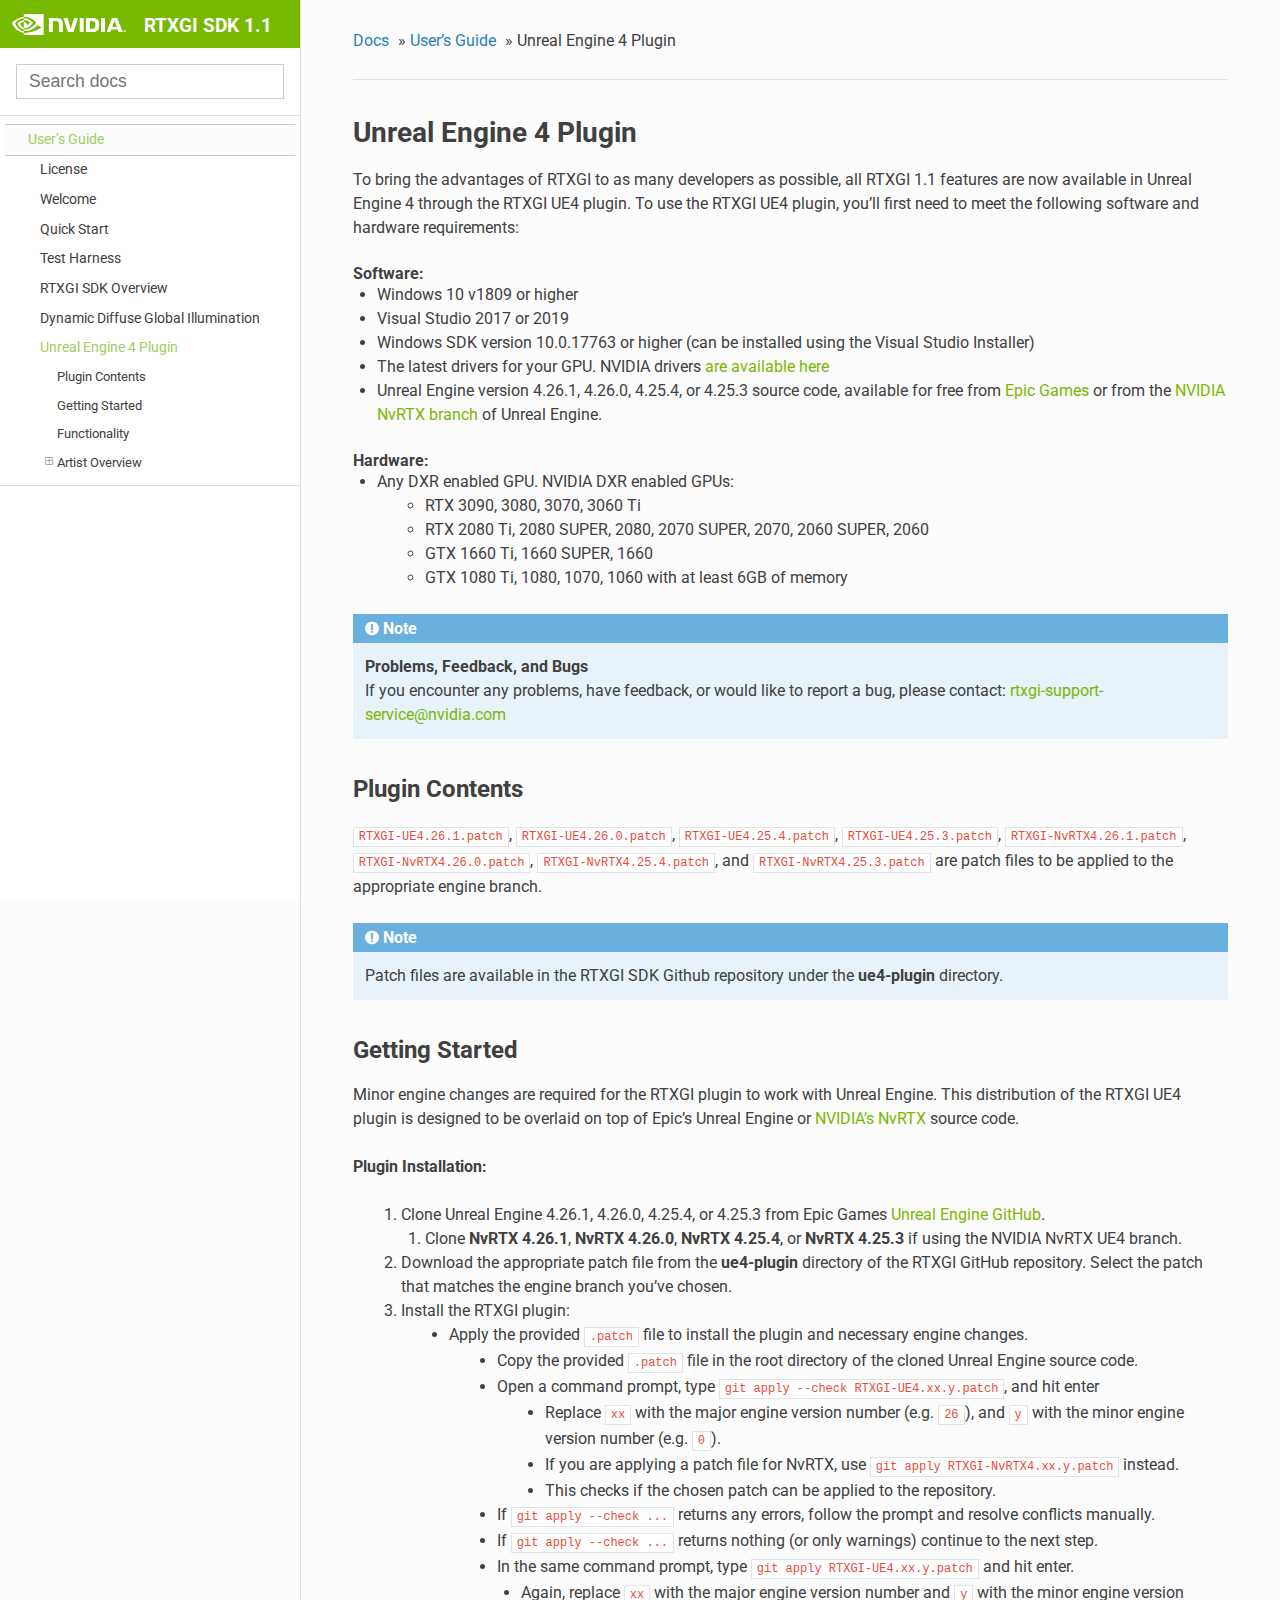
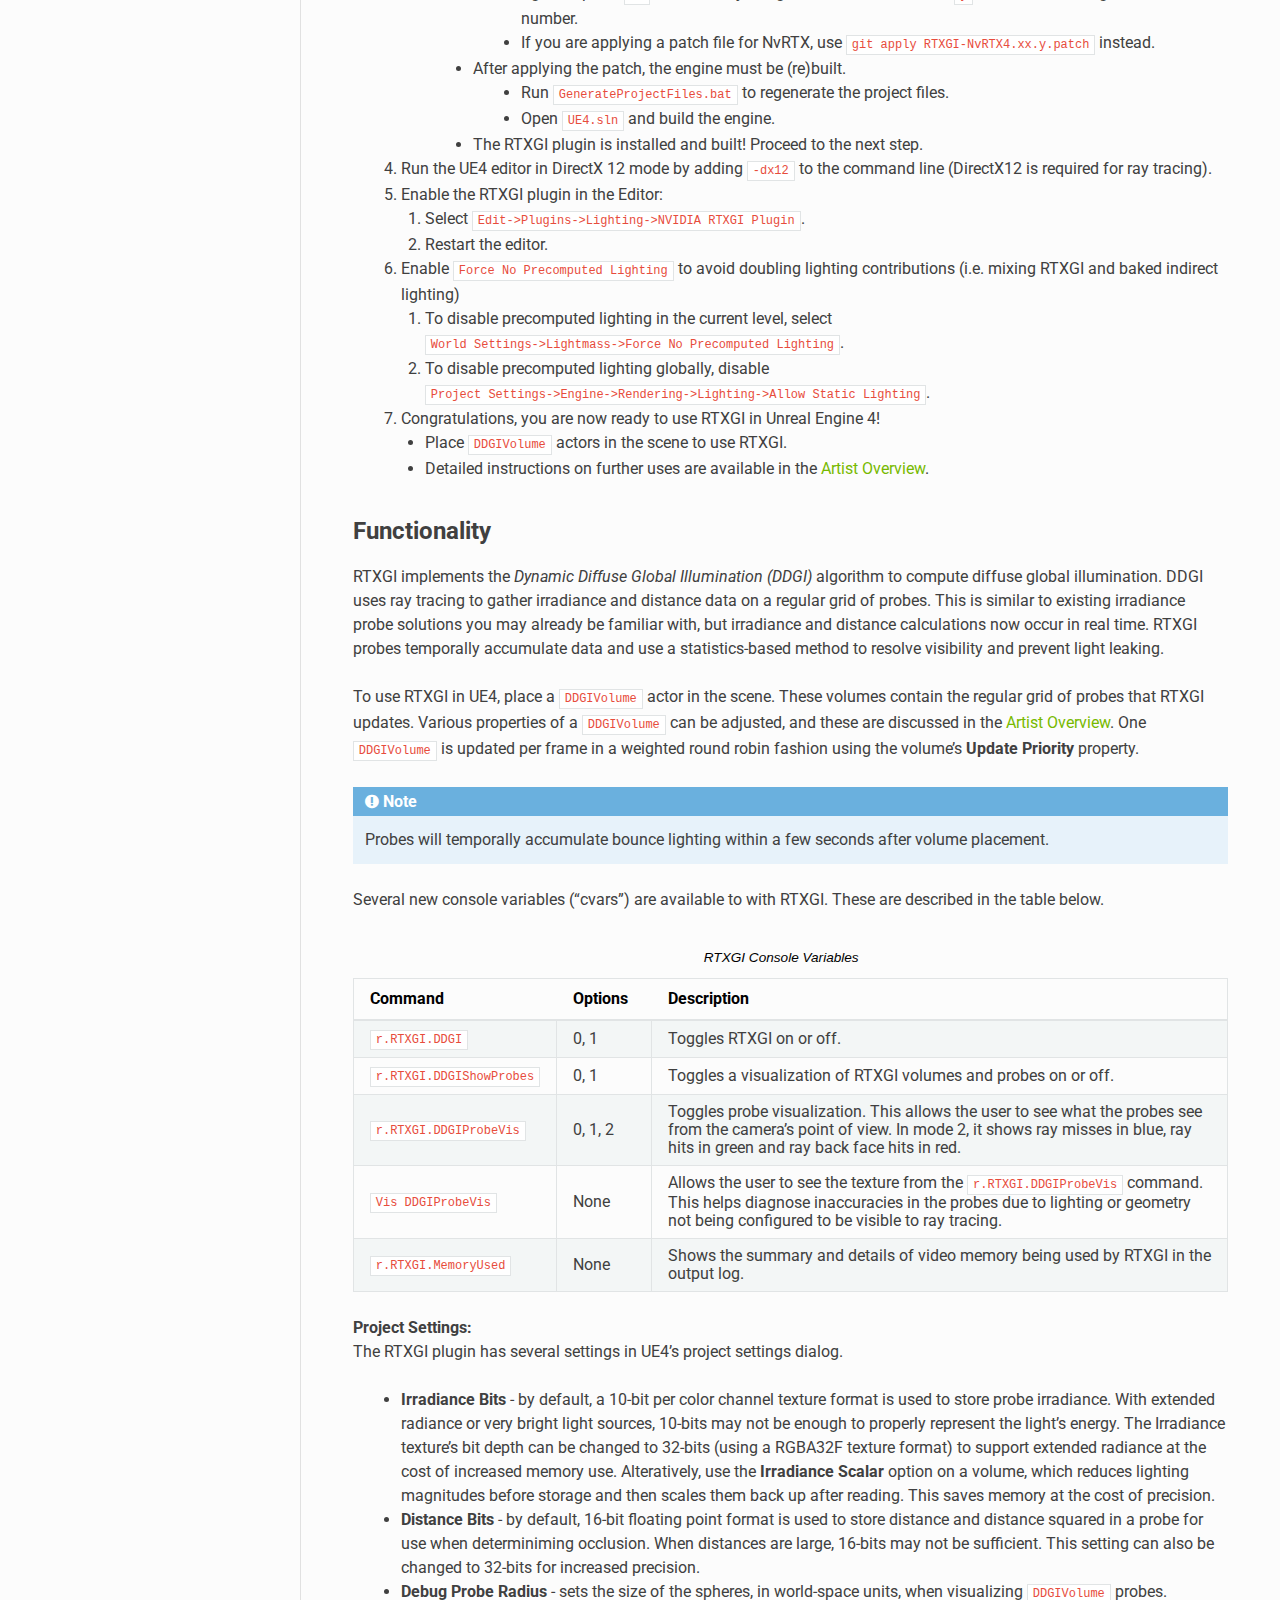
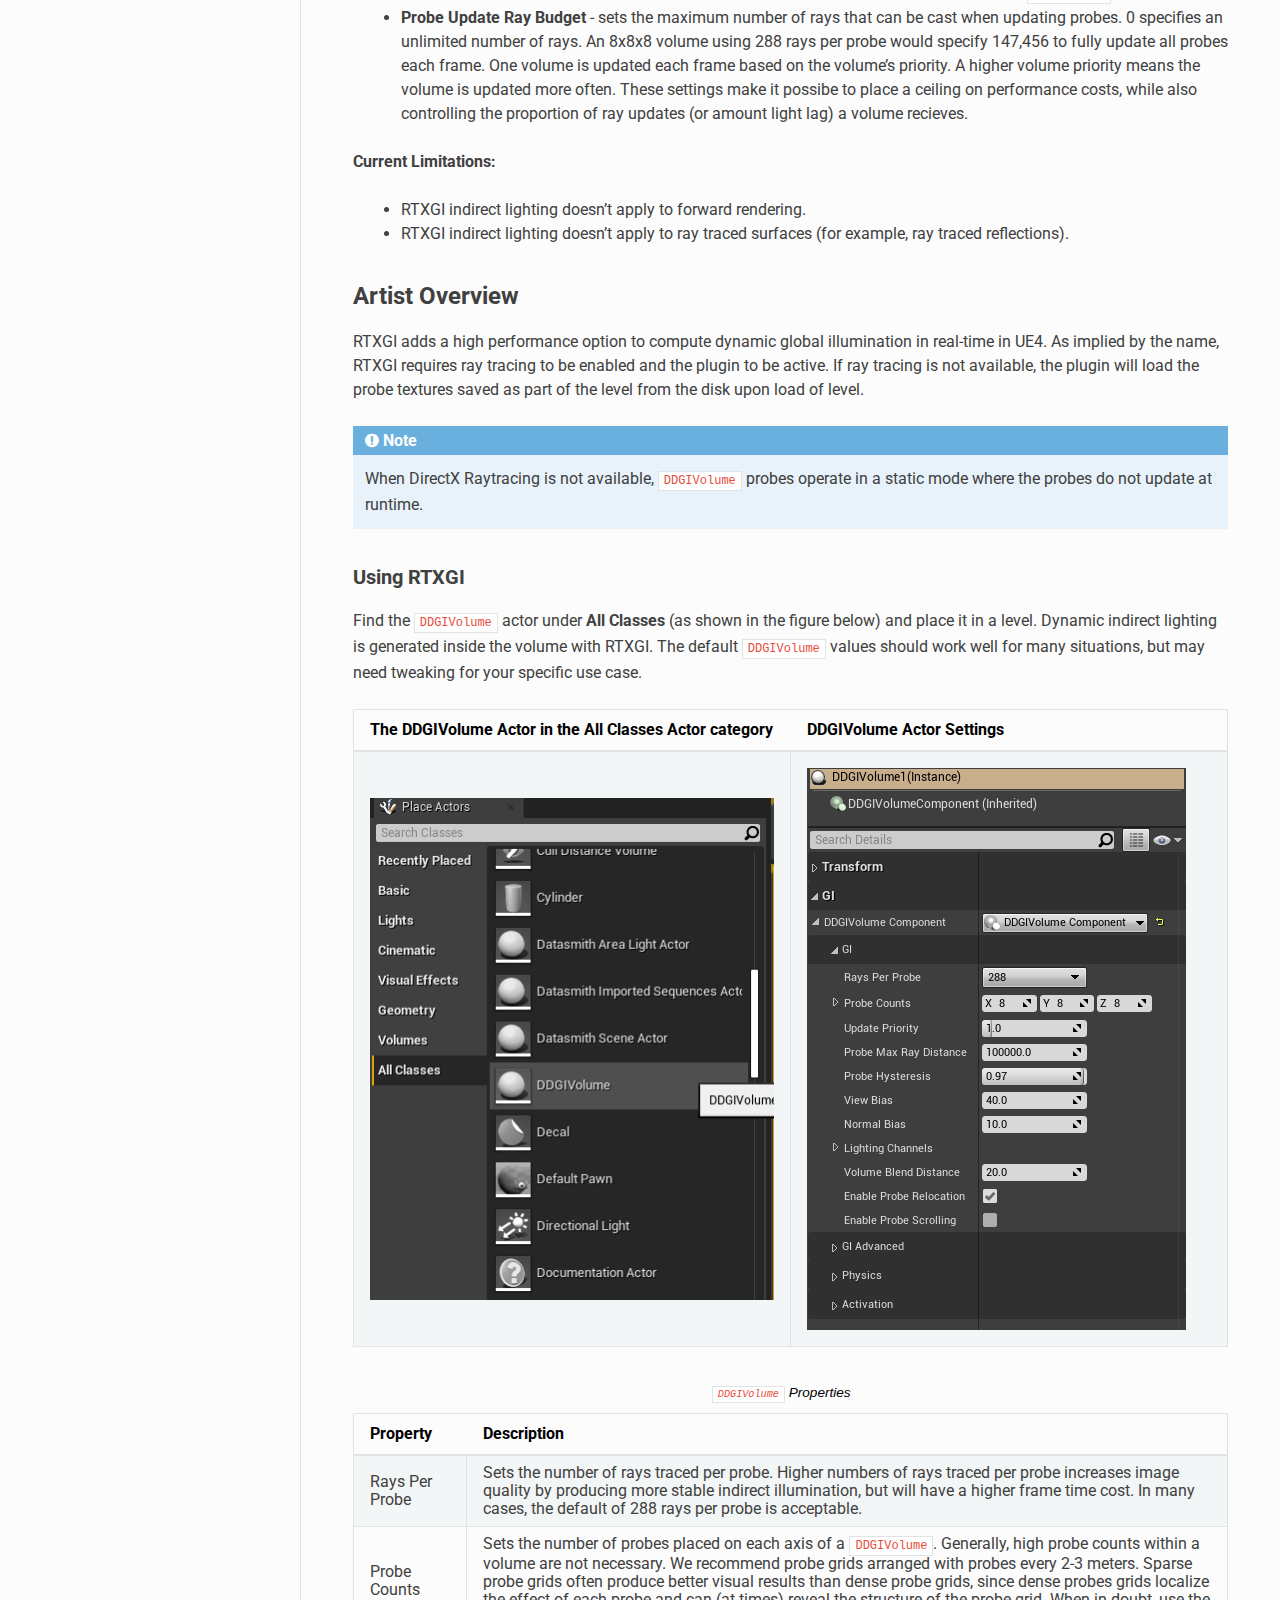
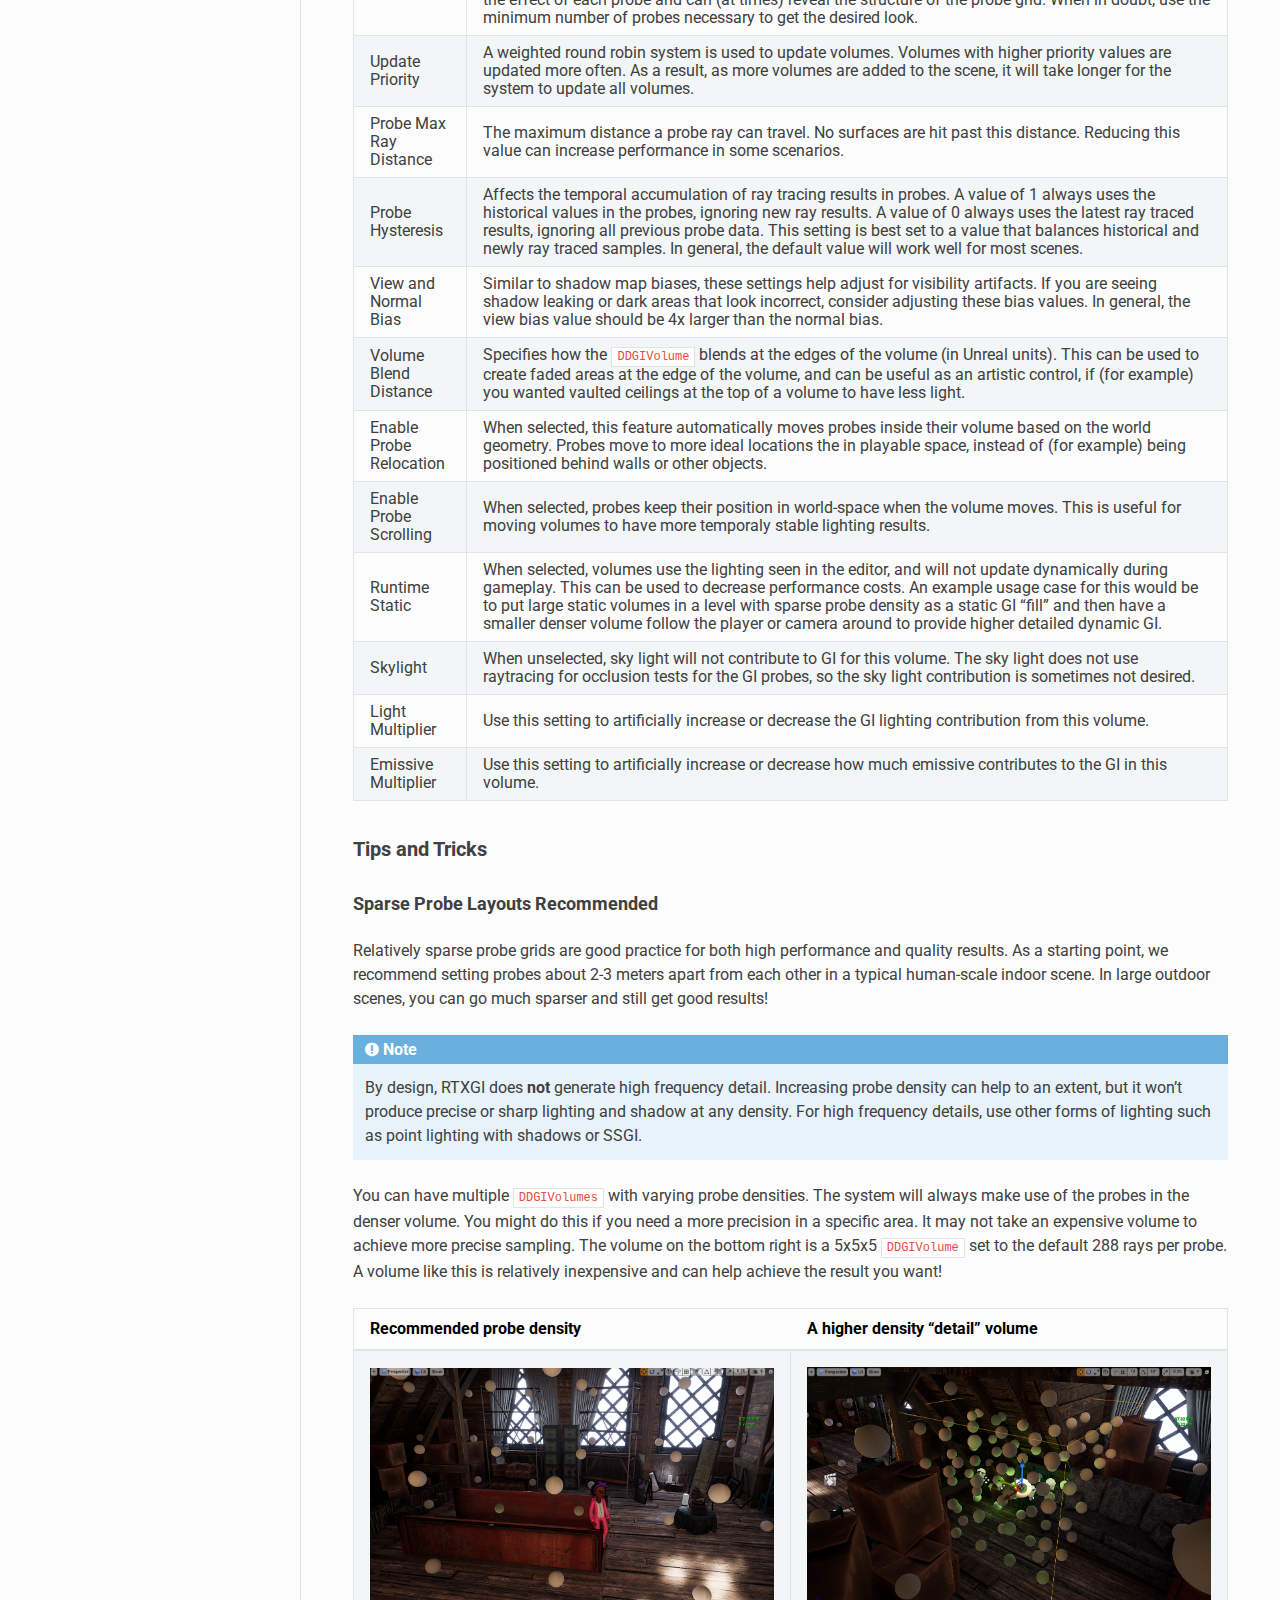
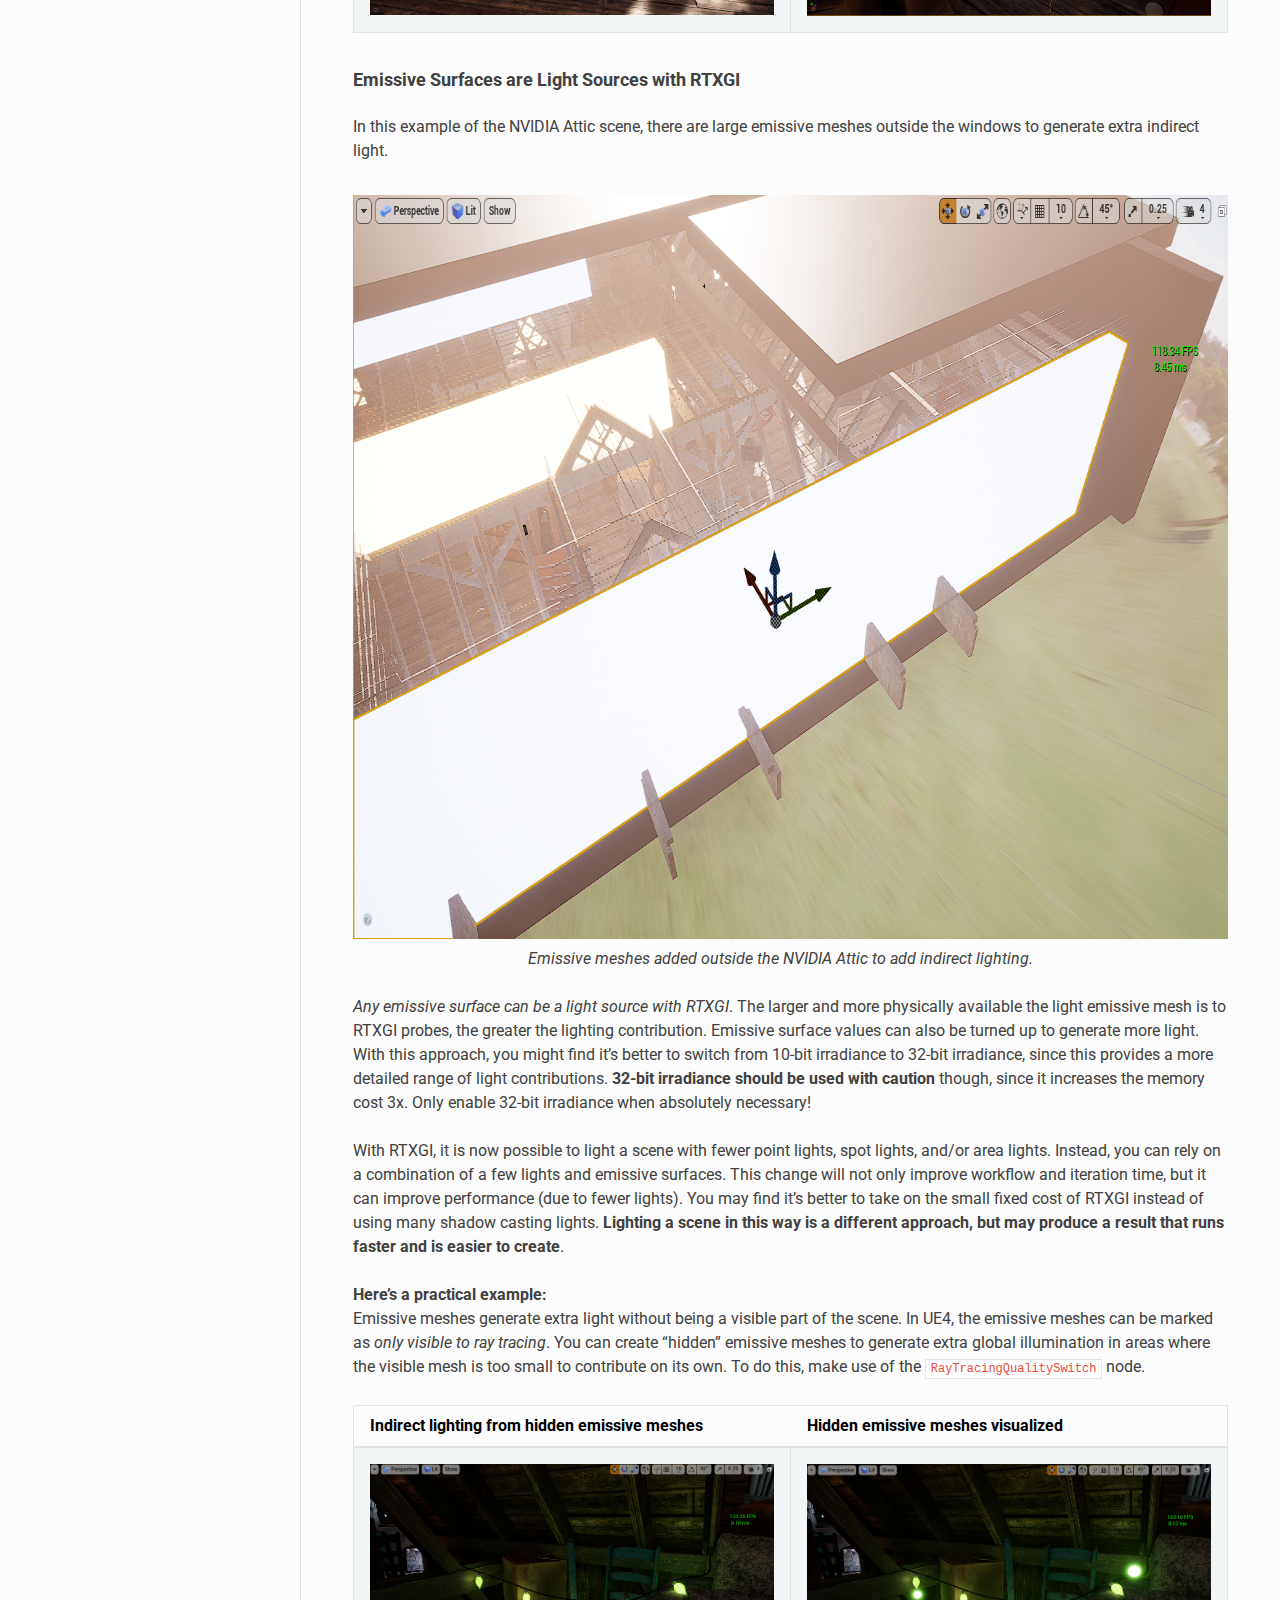
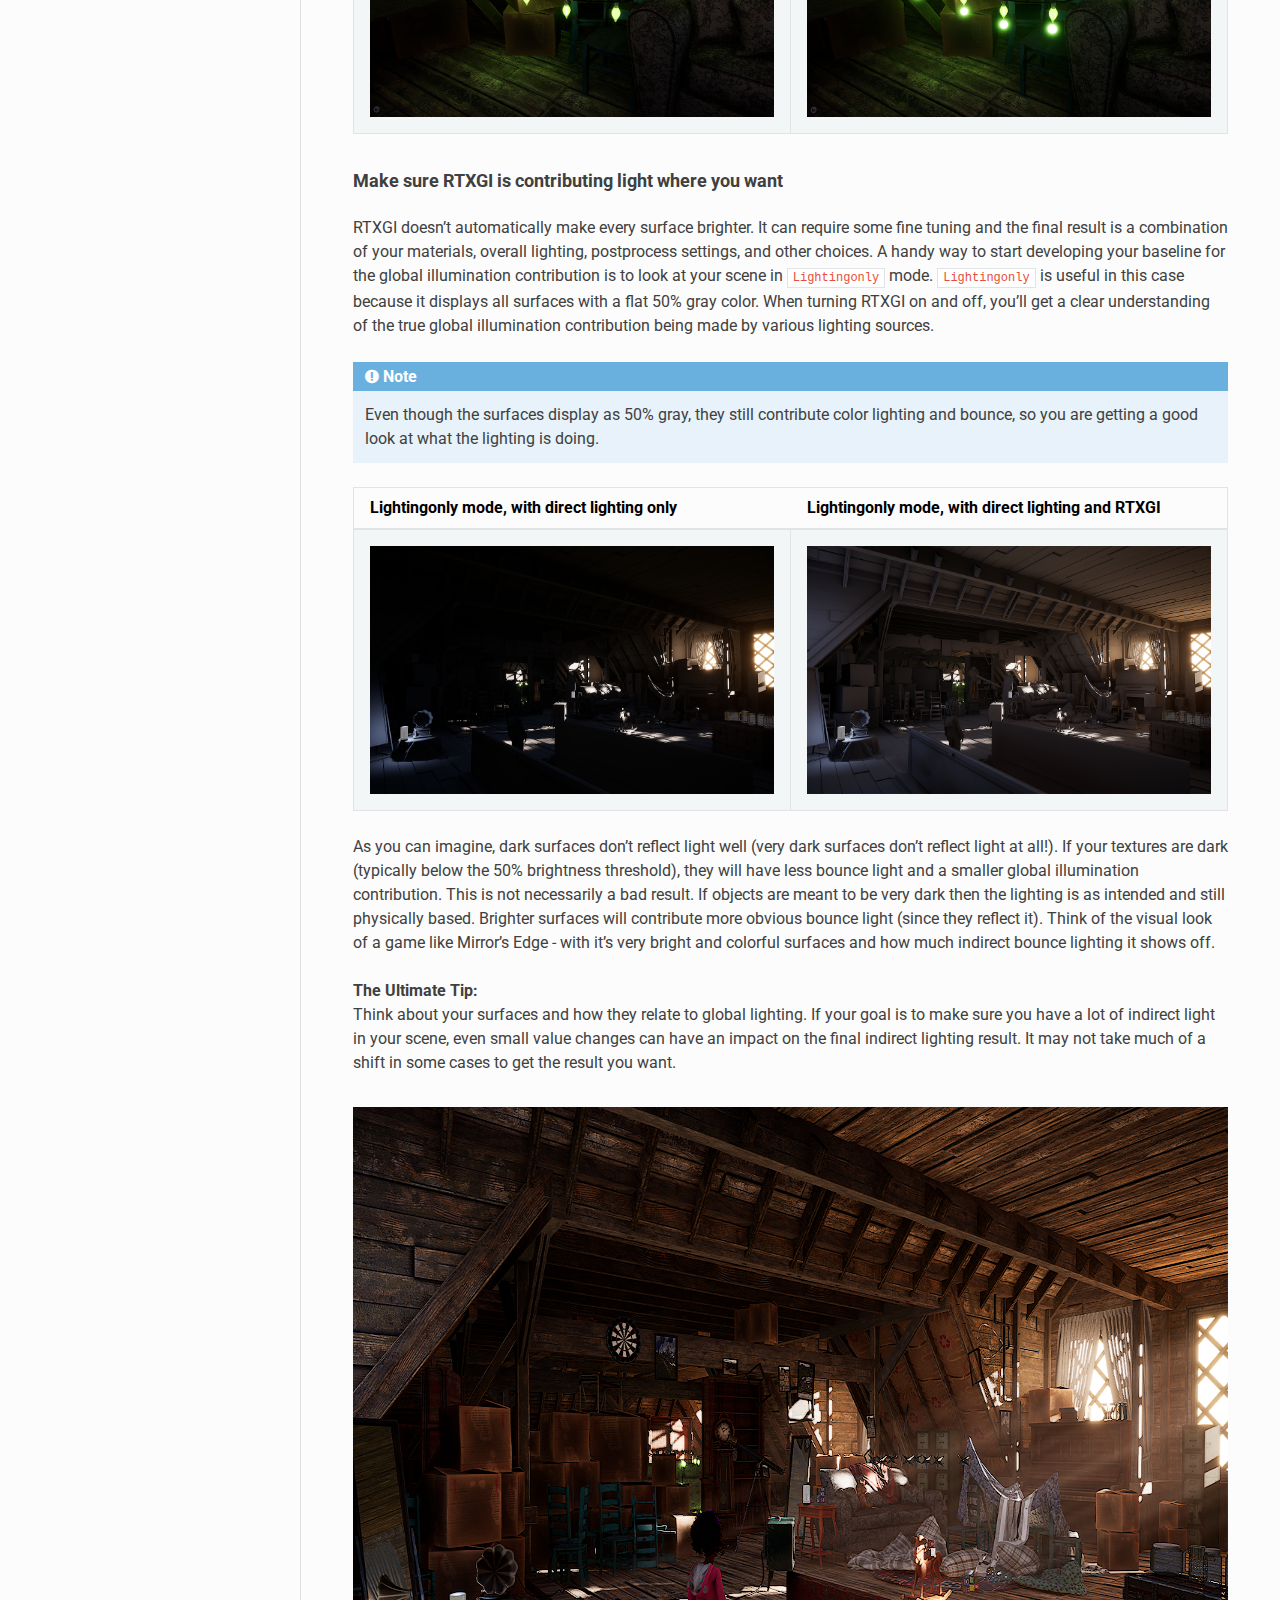
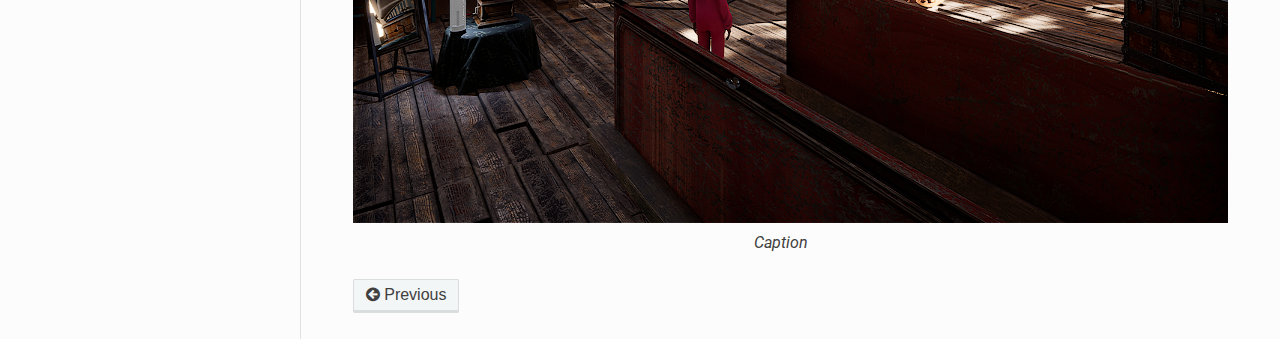
<file: docs/manual/UE4Plugin.html>
<!DOCTYPE html>
<!--[if IE 8]><html class="no-js lt-ie9" lang="en" > <![endif]-->
<!--[if gt IE 8]><!--> <html class="no-js" lang="en" > <!--<![endif]-->
<head>
  <meta charset="utf-8">
  
  <meta name="viewport" content="width=device-width, initial-scale=1.0">
  
  <title>Unreal Engine 4 Plugin &mdash; RTXGI SDK 1.1  documentation</title>
  

  
  
    <link rel="shortcut icon" href="../_static/favicon.ico"/>
  
  
  

  
  <script type="text/javascript" src="../_static/js/modernizr.min.js"></script>
  
    
      <script type="text/javascript" id="documentation_options" data-url_root="../" src="../_static/documentation_options.js"></script>
        <script src="../_static/jquery.js"></script>
        <script src="../_static/underscore.js"></script>
        <script src="../_static/doctools.js"></script>
        <script src="../_static/language_data.js"></script>
    
    <script type="text/javascript" src="../_static/js/theme.js"></script>

    

  
  <link rel="stylesheet" href="../_static/css/nvidia_theme.css" type="text/css" />
  <link rel="stylesheet" href="../_static/pygments.css" type="text/css" />
    <link rel="index" title="Index" href="../genindex.html" />
    <link rel="search" title="Search" href="../search.html" />
    <link rel="prev" title="Dynamic Diffuse Global Illumination" href="DDGI.html" /> 
</head>

<body class="wy-body-for-nav">

   
  <div class="wy-grid-for-nav">
    
    <nav data-toggle="wy-nav-shift" class="wy-nav-side">
      <div class="wy-side-scroll">
        <div class="wy-side-nav-search" >
          

          
            <a href="../index.html" class="icon icon-home"> RTXGI SDK 1.1
          

          
            
            <img src="../_static/nvidia_logo.png" class="logo" alt="Logo"/>
          
          </a>

          
            
            
          

          
<div role="search">
  <form id="rtd-search-form" class="wy-form" action="../search.html" method="get">
    <input type="text" name="q" placeholder="Search docs" />
    <input type="hidden" name="check_keywords" value="yes" />
    <input type="hidden" name="area" value="default" />
  </form>
</div>

          
        </div>

        <div class="wy-menu wy-menu-vertical" data-spy="affix" role="navigation" aria-label="main navigation">
          
            
            
              
            
            
              <ul class="current">
<li class="toctree-l1 current"><a class="reference internal" href="Index.html">User’s Guide</a><ul class="current">
<li class="toctree-l2"><a class="reference internal" href="License.html">License</a></li>
<li class="toctree-l2"><a class="reference internal" href="Welcome.html">Welcome</a></li>
<li class="toctree-l2"><a class="reference internal" href="QuickStart.html">Quick Start</a></li>
<li class="toctree-l2"><a class="reference internal" href="Harness.html">Test Harness</a></li>
<li class="toctree-l2"><a class="reference internal" href="SDKOverview.html">RTXGI SDK Overview</a></li>
<li class="toctree-l2"><a class="reference internal" href="DDGI.html">Dynamic Diffuse Global Illumination</a></li>
<li class="toctree-l2 current"><a class="current reference internal" href="#">Unreal Engine 4 Plugin</a><ul>
<li class="toctree-l3"><a class="reference internal" href="#plugin-contents">Plugin Contents</a></li>
<li class="toctree-l3"><a class="reference internal" href="#getting-started">Getting Started</a></li>
<li class="toctree-l3"><a class="reference internal" href="#functionality">Functionality</a></li>
<li class="toctree-l3"><a class="reference internal" href="#artist-overview">Artist Overview</a><ul>
<li class="toctree-l4"><a class="reference internal" href="#using-rtxgi">Using RTXGI</a></li>
<li class="toctree-l4"><a class="reference internal" href="#tips-and-tricks">Tips and Tricks</a></li>
</ul>
</li>
</ul>
</li>
</ul>
</li>
</ul>

            
          
        </div>
      </div>
    </nav>

    <section data-toggle="wy-nav-shift" class="wy-nav-content-wrap">

      
      <nav class="wy-nav-top" aria-label="top navigation">
        
          <i data-toggle="wy-nav-top" class="fa fa-bars"></i>
          <a href="../index.html">RTXGI SDK 1.1</a>
        
      </nav>


      <div class="wy-nav-content">
        
        <div class="rst-content">
        
          















<div role="navigation" aria-label="breadcrumbs navigation">

  <ul class="wy-breadcrumbs">
    
      <li><a href="../index.html">Docs</a> &raquo;</li>
        
          <li><a href="Index.html">User’s Guide</a> &raquo;</li>
        
      <li>Unreal Engine 4 Plugin</li>
    
    
      <li class="wy-breadcrumbs-aside">
        
            
        
      </li>
    
  </ul>

  
  <hr/>
</div>
          <div role="main" class="document" itemscope="itemscope" itemtype="http://schema.org/Article">
           <div itemprop="articleBody">
            
  <div class="section" id="unreal-engine-4-plugin">
<span id="ue4plugin"></span><h1>Unreal Engine 4 Plugin<a class="headerlink" href="#unreal-engine-4-plugin" title="Permalink to this headline">¶</a></h1>
<p>To bring the advantages of RTXGI to as many developers as possible, all RTXGI 1.1 features are now available in Unreal Engine 4 through the RTXGI UE4 plugin. To use the RTXGI UE4 plugin, you’ll first need to meet the following software and hardware requirements:</p>
<b>Software:</b> <br><ul class="simple">
<li><p>Windows 10 v1809 or higher</p></li>
<li><p>Visual Studio 2017 or 2019</p></li>
<li><p>Windows SDK version 10.0.17763 or higher (can be installed using the Visual Studio Installer)</p></li>
<li><p>The latest drivers for your GPU. NVIDIA drivers <a class="reference external" href="http://www.nvidia.com/drivers">are available here</a></p></li>
<li><p>Unreal Engine version 4.26.1, 4.26.0, 4.25.4, or 4.25.3 source code, available for free from <a class="reference external" href="https://www.unrealengine.com/en-US/ue4-on-github">Epic Games</a> or from the <a class="reference external" href="https://github.com/NvRTX/UnrealEngine/tree/rtx-dlss-4.26">NVIDIA NvRTX branch</a> of Unreal Engine.</p></li>
</ul>
<b>Hardware:</b> <br><ul>
<li><p>Any DXR enabled GPU. NVIDIA DXR enabled GPUs:</p>
<blockquote>
<div><ul class="simple">
<li><p>RTX 3090, 3080, 3070, 3060 Ti</p></li>
<li><p>RTX 2080 Ti, 2080 SUPER, 2080, 2070 SUPER, 2070, 2060 SUPER, 2060</p></li>
<li><p>GTX 1660 Ti, 1660 SUPER, 1660</p></li>
<li><p>GTX 1080 Ti, 1080, 1070, 1060 with at least 6GB of memory</p></li>
</ul>
</div></blockquote>
</li>
</ul>
<div class="admonition note">
<p class="admonition-title">Note</p>
<p><strong>Problems, Feedback, and Bugs</strong> <br/> If you encounter any problems, have feedback, or would like to report a bug, please contact: <a class="reference external" href="mailto:rtxgi-support-service&#37;&#52;&#48;nvidia&#46;com">rtxgi-support-service<span>&#64;</span>nvidia<span>&#46;</span>com</a></p>
</div>
<div class="section" id="plugin-contents">
<h2>Plugin Contents<a class="headerlink" href="#plugin-contents" title="Permalink to this headline">¶</a></h2>
<p><code class="docutils literal notranslate"><span class="pre">RTXGI-UE4.26.1.patch</span></code>, <code class="docutils literal notranslate"><span class="pre">RTXGI-UE4.26.0.patch</span></code>, <code class="docutils literal notranslate"><span class="pre">RTXGI-UE4.25.4.patch</span></code>, <code class="docutils literal notranslate"><span class="pre">RTXGI-UE4.25.3.patch</span></code>, <code class="docutils literal notranslate"><span class="pre">RTXGI-NvRTX4.26.1.patch</span></code>, <code class="docutils literal notranslate"><span class="pre">RTXGI-NvRTX4.26.0.patch</span></code>, <code class="docutils literal notranslate"><span class="pre">RTXGI-NvRTX4.25.4.patch</span></code>, and <code class="docutils literal notranslate"><span class="pre">RTXGI-NvRTX4.25.3.patch</span></code> are patch files to be applied to the appropriate engine branch.</p>
<div class="admonition note">
<p class="admonition-title">Note</p>
<p>Patch files are available in the RTXGI SDK Github repository under the <strong>ue4-plugin</strong> directory.</p>
</div>
</div>
<div class="section" id="getting-started">
<h2>Getting Started<a class="headerlink" href="#getting-started" title="Permalink to this headline">¶</a></h2>
<p>Minor engine changes are required for the RTXGI plugin to work with Unreal Engine. This distribution of the RTXGI UE4 plugin is designed to be overlaid on top of Epic’s Unreal Engine or <a class="reference external" href="https://docs.nvidia.com/rtx-dev-ue4/intro-relnotes/index.html">NVIDIA’s NvRTX</a> source code.</p>
<p><strong>Plugin Installation:</strong> <br/></p>
<blockquote>
<div><ol class="arabic">
<li><p>Clone Unreal Engine 4.26.1, 4.26.0, 4.25.4, or 4.25.3 from Epic Games <a class="reference external" href="https://www.unrealengine.com/en-US/ue4-on-github">Unreal Engine GitHub</a>.</p>
<ol class="arabic simple">
<li><p>Clone <strong>NvRTX 4.26.1</strong>, <strong>NvRTX 4.26.0</strong>, <strong>NvRTX 4.25.4</strong>, or <strong>NvRTX 4.25.3</strong> if using the NVIDIA NvRTX UE4 branch.</p></li>
</ol>
</li>
<li><p>Download the appropriate patch file from the <strong>ue4-plugin</strong> directory of the RTXGI GitHub repository. Select the patch that matches the engine branch you’ve chosen.</p></li>
<li><p>Install the RTXGI plugin:</p>
<blockquote>
<div><ul>
<li><p>Apply the provided <code class="docutils literal notranslate"><span class="pre">.patch</span></code> file to install the plugin and necessary engine changes.</p>
<blockquote>
<div><ul>
<li><p>Copy the provided <code class="docutils literal notranslate"><span class="pre">.patch</span></code> file in the root directory of the cloned Unreal Engine source code.</p></li>
<li><p>Open a command prompt, type <code class="docutils literal notranslate"><span class="pre">git</span> <span class="pre">apply</span> <span class="pre">--check</span> <span class="pre">RTXGI-UE4.xx.y.patch</span></code>, and hit enter</p>
<blockquote>
<div><ul class="simple">
<li><p>Replace <code class="docutils literal notranslate"><span class="pre">xx</span></code> with the major engine version number (e.g. <code class="docutils literal notranslate"><span class="pre">26</span></code>), and <code class="docutils literal notranslate"><span class="pre">y</span></code> with the minor engine version number (e.g. <code class="docutils literal notranslate"><span class="pre">0</span></code>).</p></li>
<li><p>If you are applying a patch file for NvRTX, use <code class="docutils literal notranslate"><span class="pre">git</span> <span class="pre">apply</span> <span class="pre">RTXGI-NvRTX4.xx.y.patch</span></code> instead.</p></li>
<li><p>This checks if the chosen patch can be applied to the repository.</p></li>
</ul>
</div></blockquote>
</li>
<li><p>If <code class="docutils literal notranslate"><span class="pre">git</span> <span class="pre">apply</span> <span class="pre">--check</span> <span class="pre">...</span></code> returns any errors, follow the prompt and resolve conflicts manually.</p></li>
<li><p>If <code class="docutils literal notranslate"><span class="pre">git</span> <span class="pre">apply</span> <span class="pre">--check</span> <span class="pre">...</span></code> returns nothing (or only warnings) continue to the next step.</p></li>
<li><p>In the same command prompt, type <code class="docutils literal notranslate"><span class="pre">git</span> <span class="pre">apply</span> <span class="pre">RTXGI-UE4.xx.y.patch</span></code> and hit enter.</p>
<ul class="simple">
<li><p>Again, replace <code class="docutils literal notranslate"><span class="pre">xx</span></code> with the major engine version number and <code class="docutils literal notranslate"><span class="pre">y</span></code> with the minor engine version number.</p></li>
<li><p>If you are applying a patch file for NvRTX, use <code class="docutils literal notranslate"><span class="pre">git</span> <span class="pre">apply</span> <span class="pre">RTXGI-NvRTX4.xx.y.patch</span></code> instead.</p></li>
</ul>
</li>
</ul>
</div></blockquote>
</li>
</ul>
<blockquote>
<div><ul>
<li><p>After applying the patch, the engine must be (re)built.</p>
<blockquote>
<div><ul class="simple">
<li><p>Run <code class="docutils literal notranslate"><span class="pre">GenerateProjectFiles.bat</span></code> to regenerate the project files.</p></li>
<li><p>Open <code class="docutils literal notranslate"><span class="pre">UE4.sln</span></code> and build the engine.</p></li>
</ul>
</div></blockquote>
</li>
<li><p>The RTXGI plugin is installed and built! Proceed to the next step.</p></li>
</ul>
</div></blockquote>
</div></blockquote>
</li>
<li><p>Run the UE4 editor in DirectX 12 mode by adding <code class="docutils literal notranslate"><span class="pre">-dx12</span></code> to the command line (DirectX12 is required for ray tracing).</p></li>
<li><p>Enable the RTXGI plugin in the Editor:</p>
<ol class="arabic simple">
<li><p>Select <code class="docutils literal notranslate"><span class="pre">Edit-&gt;Plugins-&gt;Lighting-&gt;NVIDIA</span> <span class="pre">RTXGI</span> <span class="pre">Plugin</span></code>.</p></li>
<li><p>Restart the editor.</p></li>
</ol>
</li>
<li><p>Enable <code class="docutils literal notranslate"><span class="pre">Force</span> <span class="pre">No</span> <span class="pre">Precomputed</span> <span class="pre">Lighting</span></code> to avoid doubling lighting contributions (i.e. mixing RTXGI and baked indirect lighting)</p>
<ol class="arabic simple">
<li><p>To disable precomputed lighting in the current level, select <code class="docutils literal notranslate"><span class="pre">World</span> <span class="pre">Settings-&gt;Lightmass-&gt;Force</span> <span class="pre">No</span> <span class="pre">Precomputed</span> <span class="pre">Lighting</span></code>.</p></li>
<li><p>To disable precomputed lighting globally, disable <code class="docutils literal notranslate"><span class="pre">Project</span> <span class="pre">Settings-&gt;Engine-&gt;Rendering-&gt;Lighting-&gt;Allow</span> <span class="pre">Static</span> <span class="pre">Lighting</span></code>.</p></li>
</ol>
</li>
<li><p>Congratulations, you are now ready to use RTXGI in Unreal Engine 4!</p>
<ul class="simple">
<li><p>Place <code class="docutils literal notranslate"><span class="pre">DDGIVolume</span></code> actors in the scene to use RTXGI.</p></li>
<li><p>Detailed instructions on further uses are available in the <a class="reference internal" href="#id2">Artist Overview</a>.</p></li>
</ul>
</li>
</ol>
</div></blockquote>
</div>
<div class="section" id="functionality">
<h2>Functionality<a class="headerlink" href="#functionality" title="Permalink to this headline">¶</a></h2>
<p id="id1">RTXGI implements the <em>Dynamic Diffuse Global Illumination (DDGI)</em> algorithm to compute diffuse global illumination. DDGI uses ray tracing to gather irradiance and distance data on a regular grid of probes. This is similar to existing irradiance probe solutions you may already be familiar with, but irradiance and distance calculations now occur in real time. RTXGI probes temporally accumulate data and use a statistics-based method to resolve visibility and prevent light leaking.</p>
<p>To use RTXGI in UE4, place a <code class="docutils literal notranslate"><span class="pre">DDGIVolume</span></code> actor in the scene. These volumes contain the regular grid of probes that RTXGI updates. Various properties of a <code class="docutils literal notranslate"><span class="pre">DDGIVolume</span></code> can be adjusted, and these are discussed in the <a class="reference internal" href="#id2">Artist Overview</a>. One <code class="docutils literal notranslate"><span class="pre">DDGIVolume</span></code> is updated per frame in a weighted round robin fashion using the volume’s <strong>Update Priority</strong> property.</p>
<div class="admonition note">
<p class="admonition-title">Note</p>
<p>Probes will temporally accumulate bounce lighting within a few seconds after volume placement.</p>
</div>
<p>Several new console variables (“cvars”) are available to with RTXGI. These are described in the table below.</p>
<table class="colwidths-given docutils align-default" id="id3">
<caption><span class="caption-text">RTXGI Console Variables</span><a class="headerlink" href="#id3" title="Permalink to this table">¶</a></caption>
<colgroup>
<col style="width: 16%" />
<col style="width: 11%" />
<col style="width: 74%" />
</colgroup>
<thead>
<tr class="row-odd"><th class="head"><p>Command</p></th>
<th class="head"><p>Options</p></th>
<th class="head"><p>Description</p></th>
</tr>
</thead>
<tbody>
<tr class="row-even"><td><p><code class="docutils literal notranslate"><span class="pre">r.RTXGI.DDGI</span></code></p></td>
<td><p>0, 1</p></td>
<td><p>Toggles RTXGI on or off.</p></td>
</tr>
<tr class="row-odd"><td><p><code class="docutils literal notranslate"><span class="pre">r.RTXGI.DDGIShowProbes</span></code></p></td>
<td><p>0, 1</p></td>
<td><p>Toggles a visualization of RTXGI volumes and probes on or off.</p></td>
</tr>
<tr class="row-even"><td><p><code class="docutils literal notranslate"><span class="pre">r.RTXGI.DDGIProbeVis</span></code></p></td>
<td><p>0, 1, 2</p></td>
<td><p>Toggles probe visualization. This allows the user to see what the probes see from the camera’s point of view. In mode 2, it shows ray misses in blue, ray hits in green and ray back face hits in red.</p></td>
</tr>
<tr class="row-odd"><td><p><code class="docutils literal notranslate"><span class="pre">Vis</span> <span class="pre">DDGIProbeVis</span></code></p></td>
<td><p>None</p></td>
<td><p>Allows the user to see the texture from the <code class="docutils literal notranslate"><span class="pre">r.RTXGI.DDGIProbeVis</span></code> command. This helps diagnose inaccuracies in the probes due to lighting or geometry not being configured to be visible to ray tracing.</p></td>
</tr>
<tr class="row-even"><td><p><code class="docutils literal notranslate"><span class="pre">r.RTXGI.MemoryUsed</span></code></p></td>
<td><p>None</p></td>
<td><p>Shows the summary and details of video memory being used by RTXGI in the output log.</p></td>
</tr>
</tbody>
</table>
<p><strong>Project Settings:</strong> <br/>
The RTXGI plugin has several settings in UE4’s project settings dialog.</p>
<blockquote>
<div><ul class="simple">
<li><p><strong>Irradiance Bits</strong> - by default, a 10-bit per color channel texture format is used to store probe irradiance. With extended radiance or very bright light sources, 10-bits may not be enough to properly represent the light’s energy. The Irradiance texture’s bit depth can be changed to 32-bits (using a RGBA32F texture format) to support extended radiance at the cost of increased memory use. Alteratively, use the <strong>Irradiance Scalar</strong> option on a volume, which reduces lighting magnitudes before storage and then scales them back up after reading. This saves memory at the cost of precision.</p></li>
<li><p><strong>Distance Bits</strong> - by default, 16-bit floating point format is used to store distance and distance squared in a probe for use when determiniming occlusion. When distances are large, 16-bits may not be sufficient. This setting can also be changed to 32-bits for increased precision.</p></li>
<li><p><strong>Debug Probe Radius</strong> - sets the size of the spheres, in world-space units, when visualizing <code class="docutils literal notranslate"><span class="pre">DDGIVolume</span></code> probes.</p></li>
<li><p><strong>Probe Update Ray Budget</strong> - sets the maximum number of rays that can be cast when updating probes. 0 specifies an unlimited number of rays. An 8x8x8 volume using 288 rays per probe would specify 147,456 to fully update all probes each frame. One volume is updated each frame based on the volume’s priority. A higher volume priority means the volume is updated more often. These settings make it possibe to place a ceiling on performance costs, while also controlling the proportion of ray updates (or amount light lag) a volume recieves.</p></li>
</ul>
</div></blockquote>
<p><strong>Current Limitations:</strong> <br/></p>
<blockquote>
<div><ul class="simple">
<li><p>RTXGI indirect lighting doesn’t apply to forward rendering.</p></li>
<li><p>RTXGI indirect lighting doesn’t apply to ray traced surfaces (for example, ray traced reflections).</p></li>
</ul>
</div></blockquote>
</div>
<div class="section" id="artist-overview">
<h2>Artist Overview<a class="headerlink" href="#artist-overview" title="Permalink to this headline">¶</a></h2>
<p id="id2">RTXGI adds a high performance option to compute dynamic global illumination in real-time in UE4. As implied by the name, RTXGI requires ray tracing to be enabled and the plugin to be active. If ray tracing is not available, the plugin will load the probe textures saved as part of the level from the disk upon load of level.</p>
<div class="admonition note">
<p class="admonition-title">Note</p>
<p>When DirectX Raytracing is not available, <code class="docutils literal notranslate"><span class="pre">DDGIVolume</span></code> probes operate in a static mode where the probes do not update at runtime.</p>
</div>
<div class="section" id="using-rtxgi">
<h3>Using RTXGI<a class="headerlink" href="#using-rtxgi" title="Permalink to this headline">¶</a></h3>
<p>Find the <code class="docutils literal notranslate"><span class="pre">DDGIVolume</span></code> actor under <strong>All Classes</strong> (as shown in the figure below) and place it in a level. Dynamic indirect lighting is generated inside the volume with RTXGI. The default <code class="docutils literal notranslate"><span class="pre">DDGIVolume</span></code> values should work well for many situations, but may need tweaking for your specific use case.</p>
<table class="colwidths-given docutils align-center">
<colgroup>
<col style="width: 50%" />
<col style="width: 50%" />
</colgroup>
<thead>
<tr class="row-odd"><th class="head"><p>The DDGIVolume Actor in the <strong>All Classes</strong> Actor category</p></th>
<th class="head"><p>DDGIVolume Actor Settings</p></th>
</tr>
</thead>
<tbody>
<tr class="row-even"><td><p><img alt="volume-actor" src="../_images/volume-actor.png" /></p></td>
<td><p><img alt="volume-settings" src="../_images/settings.png" /></p></td>
</tr>
</tbody>
</table>
<table class="colwidths-given docutils align-default" id="id4">
<caption><span class="caption-text"><code class="docutils literal notranslate"><span class="pre">DDGIVolume</span></code> Properties</span><a class="headerlink" href="#id4" title="Permalink to this table">¶</a></caption>
<colgroup>
<col style="width: 13%" />
<col style="width: 88%" />
</colgroup>
<thead>
<tr class="row-odd"><th class="head"><p>Property</p></th>
<th class="head"><p>Description</p></th>
</tr>
</thead>
<tbody>
<tr class="row-even"><td><p>Rays Per Probe</p></td>
<td><p>Sets the number of rays traced per probe. Higher numbers of rays traced per probe increases image quality by producing more stable indirect illumination, but will have a higher frame time cost. In many cases, the default of 288 rays per probe is acceptable.</p></td>
</tr>
<tr class="row-odd"><td><p>Probe Counts</p></td>
<td><p>Sets the number of probes placed on each axis of a <code class="docutils literal notranslate"><span class="pre">DDGIVolume</span></code>. Generally, high probe counts within a volume are not necessary. We recommend probe grids arranged with probes every 2-3 meters. Sparse probe grids often produce better visual results than dense probe grids, since dense probes grids localize the effect of each probe and can (at times) reveal the structure of the probe grid.  When in doubt, use the minimum number of probes necessary to get the desired look.</p></td>
</tr>
<tr class="row-even"><td><p>Update Priority</p></td>
<td><p>A weighted round robin system is used to update volumes. Volumes with higher priority values are updated more often. As a result, as more volumes are added to the scene, it will take longer for the system to update all volumes.</p></td>
</tr>
<tr class="row-odd"><td><p>Probe Max Ray Distance</p></td>
<td><p>The maximum distance a probe ray can travel. No surfaces are hit past this distance. Reducing this value can increase performance in some scenarios.</p></td>
</tr>
<tr class="row-even"><td><p>Probe Hysteresis</p></td>
<td><p>Affects the temporal accumulation of ray tracing results in probes. A value of 1 always uses the historical values in the probes, ignoring new ray results. A value of 0 always uses the latest ray traced results, ignoring all previous probe data. This setting is best set to a value that balances historical and newly ray traced samples. In general, the default value will work well for most scenes.</p></td>
</tr>
<tr class="row-odd"><td><p>View and Normal Bias</p></td>
<td><p>Similar to shadow map biases, these settings help adjust for visibility artifacts. If you are seeing shadow leaking or dark areas that look incorrect, consider adjusting these bias values. In general, the view bias value should be 4x larger than the normal bias.</p></td>
</tr>
<tr class="row-even"><td><p>Volume Blend Distance</p></td>
<td><p>Specifies how the <code class="docutils literal notranslate"><span class="pre">DDGIVolume</span></code> blends at the edges of the volume (in Unreal units). This can be used to create faded areas at the edge of the volume, and can be useful as an artistic control, if (for example) you wanted vaulted ceilings at the top of a volume to have less light.</p></td>
</tr>
<tr class="row-odd"><td><p>Enable Probe Relocation</p></td>
<td><p>When selected, this feature automatically moves probes inside their volume based on the world geometry. Probes move to more ideal locations the in playable space, instead of (for example) being positioned behind walls or other objects.</p></td>
</tr>
<tr class="row-even"><td><p>Enable Probe Scrolling</p></td>
<td><p>When selected, probes keep their position in world-space when the volume moves. This is useful for moving volumes to have more temporaly stable lighting results.</p></td>
</tr>
<tr class="row-odd"><td><p>Runtime Static</p></td>
<td><p>When selected, volumes use the lighting seen in the editor, and will not update dynamically during gameplay. This can be used to decrease performance costs.  An example usage case for this would be to put large static volumes in a level with sparse probe density as a static GI “fill” and then have a smaller denser volume follow the player or camera around to provide higher detailed dynamic GI.</p></td>
</tr>
<tr class="row-even"><td><p>Skylight</p></td>
<td><p>When unselected, sky light will not contribute to GI for this volume. The sky light does not use raytracing for occlusion tests for the GI probes, so the sky light contribution is sometimes not desired.</p></td>
</tr>
<tr class="row-odd"><td><p>Light Multiplier</p></td>
<td><p>Use this setting to artificially increase or decrease the GI lighting contribution from this volume.</p></td>
</tr>
<tr class="row-even"><td><p>Emissive Multiplier</p></td>
<td><p>Use this setting to artificially increase or decrease how much emissive contributes to the GI in this volume.</p></td>
</tr>
</tbody>
</table>
</div>
<div class="section" id="tips-and-tricks">
<h3>Tips and Tricks<a class="headerlink" href="#tips-and-tricks" title="Permalink to this headline">¶</a></h3>
<div class="section" id="sparse-probe-layouts-recommended">
<h4>Sparse Probe Layouts Recommended<a class="headerlink" href="#sparse-probe-layouts-recommended" title="Permalink to this headline">¶</a></h4>
<p>Relatively sparse probe grids are good practice for both high performance and quality results. As a starting point, we recommend setting probes about 2-3 meters apart from each other in a typical human-scale indoor scene. In large outdoor scenes, you can go much sparser and still get good results!</p>
<div class="admonition note">
<p class="admonition-title">Note</p>
<p>By design, RTXGI does <strong>not</strong> generate high frequency detail. Increasing probe density can help to an extent, but it won’t produce precise or sharp lighting and shadow at any density. For high frequency details, use other forms of lighting such as point lighting with shadows or SSGI.</p>
</div>
<p>You can have multiple <code class="docutils literal notranslate"><span class="pre">DDGIVolumes</span></code> with varying probe densities. The system will always make use of the probes in the denser volume. You might do this if you need a more precision in a specific area. It may not take an expensive volume to achieve more precise sampling. The volume on the bottom right is a 5x5x5 <code class="docutils literal notranslate"><span class="pre">DDGIVolume</span></code> set to the default 288 rays per probe. A volume like this is relatively inexpensive and can help achieve the result you want!</p>
<table class="colwidths-given docutils align-center">
<colgroup>
<col style="width: 50%" />
<col style="width: 50%" />
</colgroup>
<thead>
<tr class="row-odd"><th class="head"><p>Recommended probe density</p></th>
<th class="head"><p>A higher density “detail” volume</p></th>
</tr>
</thead>
<tbody>
<tr class="row-even"><td><p><img alt="probe" src="../_images/probes.png" /></p></td>
<td><p><img alt="sub-volume" src="../_images/probe-density.png" /></p></td>
</tr>
</tbody>
</table>
</div>
<div class="section" id="emissive-surfaces-are-light-sources-with-rtxgi">
<h4>Emissive Surfaces are Light Sources with RTXGI<a class="headerlink" href="#emissive-surfaces-are-light-sources-with-rtxgi" title="Permalink to this headline">¶</a></h4>
<p>In this example of the NVIDIA Attic scene, there are large emissive meshes outside the windows to generate extra indirect light.</p>
<div class="figure align-center" id="id5">
<a class="reference internal image-reference" href="../_images/emissive-surfaces.png"><img alt="../_images/emissive-surfaces.png" src="../_images/emissive-surfaces.png" style="width: 1205.0px; height: 744.0px;" /></a>
<p class="caption"><span class="caption-text">Emissive meshes added outside the NVIDIA Attic to add indirect lighting.</span><a class="headerlink" href="#id5" title="Permalink to this image">¶</a></p>
</div>
<p><em>Any emissive surface can be a light source with RTXGI</em>. The larger and more physically available the light emissive mesh is to RTXGI probes, the greater the lighting contribution. Emissive surface values can also be turned up to generate more light. With this approach, you might find it’s better to switch from 10-bit irradiance to 32-bit irradiance, since this provides a more detailed range of light contributions. <strong>32-bit irradiance should be used with caution</strong> though, since it increases the memory cost 3x. Only enable 32-bit irradiance when absolutely necessary!</p>
<p>With RTXGI, it is now possible to light a scene with fewer point lights, spot lights, and/or area lights. Instead, you can rely on a combination of a few lights and emissive surfaces. This change will not only improve workflow and iteration time, but it can improve performance (due to fewer lights). You may find it’s better to take on the small fixed cost of RTXGI instead of using many shadow casting lights. <strong>Lighting a scene in this way is a different approach, but may produce a result that runs faster and is easier to create</strong>.</p>
<p><strong>Here’s a practical example:</strong> <br/>
Emissive meshes generate extra light without being a visible part of the scene. In UE4, the emissive meshes can be marked as <em>only visible to ray tracing</em>. You can create “hidden” emissive meshes to generate extra global illumination in areas where the visible mesh is too small to contribute on its own. To do this, make use of the <code class="docutils literal notranslate"><span class="pre">RayTracingQualitySwitch</span></code> node.</p>
<table class="colwidths-given docutils align-center">
<colgroup>
<col style="width: 50%" />
<col style="width: 50%" />
</colgroup>
<thead>
<tr class="row-odd"><th class="head"><p>Indirect lighting from hidden emissive meshes</p></th>
<th class="head"><p>Hidden emissive meshes visualized</p></th>
</tr>
</thead>
<tbody>
<tr class="row-even"><td><p><img alt="emissive" src="../_images/emissive-surfaces2.png" /></p></td>
<td><p><img alt="emissive2" src="../_images/green-lights.png" /></p></td>
</tr>
</tbody>
</table>
</div>
<div class="section" id="make-sure-rtxgi-is-contributing-light-where-you-want">
<h4>Make sure RTXGI is contributing light where you want<a class="headerlink" href="#make-sure-rtxgi-is-contributing-light-where-you-want" title="Permalink to this headline">¶</a></h4>
<p>RTXGI doesn’t automatically make every surface brighter. It can require some fine tuning and the final result is a combination of your materials, overall lighting, postprocess settings, and other choices. A handy way to start developing your baseline for the global illumination contribution is to look at your scene in <code class="docutils literal notranslate"><span class="pre">Lightingonly</span></code> mode. <code class="docutils literal notranslate"><span class="pre">Lightingonly</span></code> is useful in this case because it displays all surfaces with a flat 50% gray color. When turning RTXGI on and off, you’ll get a clear understanding of the true global illumination contribution being made by various lighting sources.</p>
<div class="admonition note">
<p class="admonition-title">Note</p>
<p>Even though the surfaces display as 50% gray, they still contribute color lighting and bounce, so you are getting a good look at what the lighting is doing.</p>
</div>
<table class="colwidths-given docutils align-center">
<colgroup>
<col style="width: 50%" />
<col style="width: 50%" />
</colgroup>
<thead>
<tr class="row-odd"><th class="head"><p>Lightingonly mode, with direct lighting only</p></th>
<th class="head"><p>Lightingonly mode, with direct lighting and RTXGI</p></th>
</tr>
</thead>
<tbody>
<tr class="row-even"><td><p><img alt="direct" src="../_images/direct-only.png" /></p></td>
<td><p><img alt="indirect" src="../_images/direct+rtxgi.png" /></p></td>
</tr>
</tbody>
</table>
<p>As you can imagine, dark surfaces don’t reflect light well (very dark surfaces don’t reflect light at all!). If your textures are dark (typically below the 50% brightness threshold), they will have less bounce light and a smaller global illumination contribution. This is not necessarily a bad result. If objects are meant to be very dark then the lighting is as intended and still physically based. Brighter surfaces will contribute more obvious bounce light (since they reflect it). Think of the visual look of a game like Mirror’s Edge - with it’s very bright and colorful surfaces and how much indirect bounce lighting it shows off.</p>
<p><strong>The Ultimate Tip:</strong> <br/>
Think about your surfaces and how they relate to global lighting. If your goal is to make sure you have a lot of indirect light in your scene, even small value changes can have an impact on the final indirect lighting result. It may not take much of a shift in some cases to get the result you want.</p>
<div class="figure align-center" id="id6">
<a class="reference internal image-reference" href="../_images/direct+rtxgi+texture.png"><img alt="../_images/direct+rtxgi+texture.png" src="../_images/direct+rtxgi+texture.png" style="width: 1167.0px; height: 716.0px;" /></a>
<p class="caption"><span class="caption-text">Caption</span><a class="headerlink" href="#id6" title="Permalink to this image">¶</a></p>
</div>
</div>
</div>
</div>
</div>


           </div>
           
          </div>
          <footer>
  
    <div class="rst-footer-buttons" role="navigation" aria-label="footer navigation">
      
      
        <a href="DDGI.html" class="btn btn-neutral float-left" title="Dynamic Diffuse Global Illumination" accesskey="p" rel="prev"><span class="fa fa-arrow-circle-left"></span> Previous</a>
      
    </div>
  

  <hr/>

  <div role="contentinfo">
    <p>
        &copy; Copyright 2019-2020, NVIDIA

    </p>
  </div>
  Built with <a href="http://sphinx-doc.org/">Sphinx</a> using a <a href="https://github.com/rtfd/sphinx_rtd_theme">theme</a> provided by <a href="https://readthedocs.org">Read the Docs</a>. 

</footer>

        </div>
      </div>

    </section>

  </div>
  


  <script type="text/javascript">
      jQuery(function () {
          SphinxRtdTheme.Navigation.enable(true);
      });
  </script>

  
  
    
   

</body>
</html>
</file>
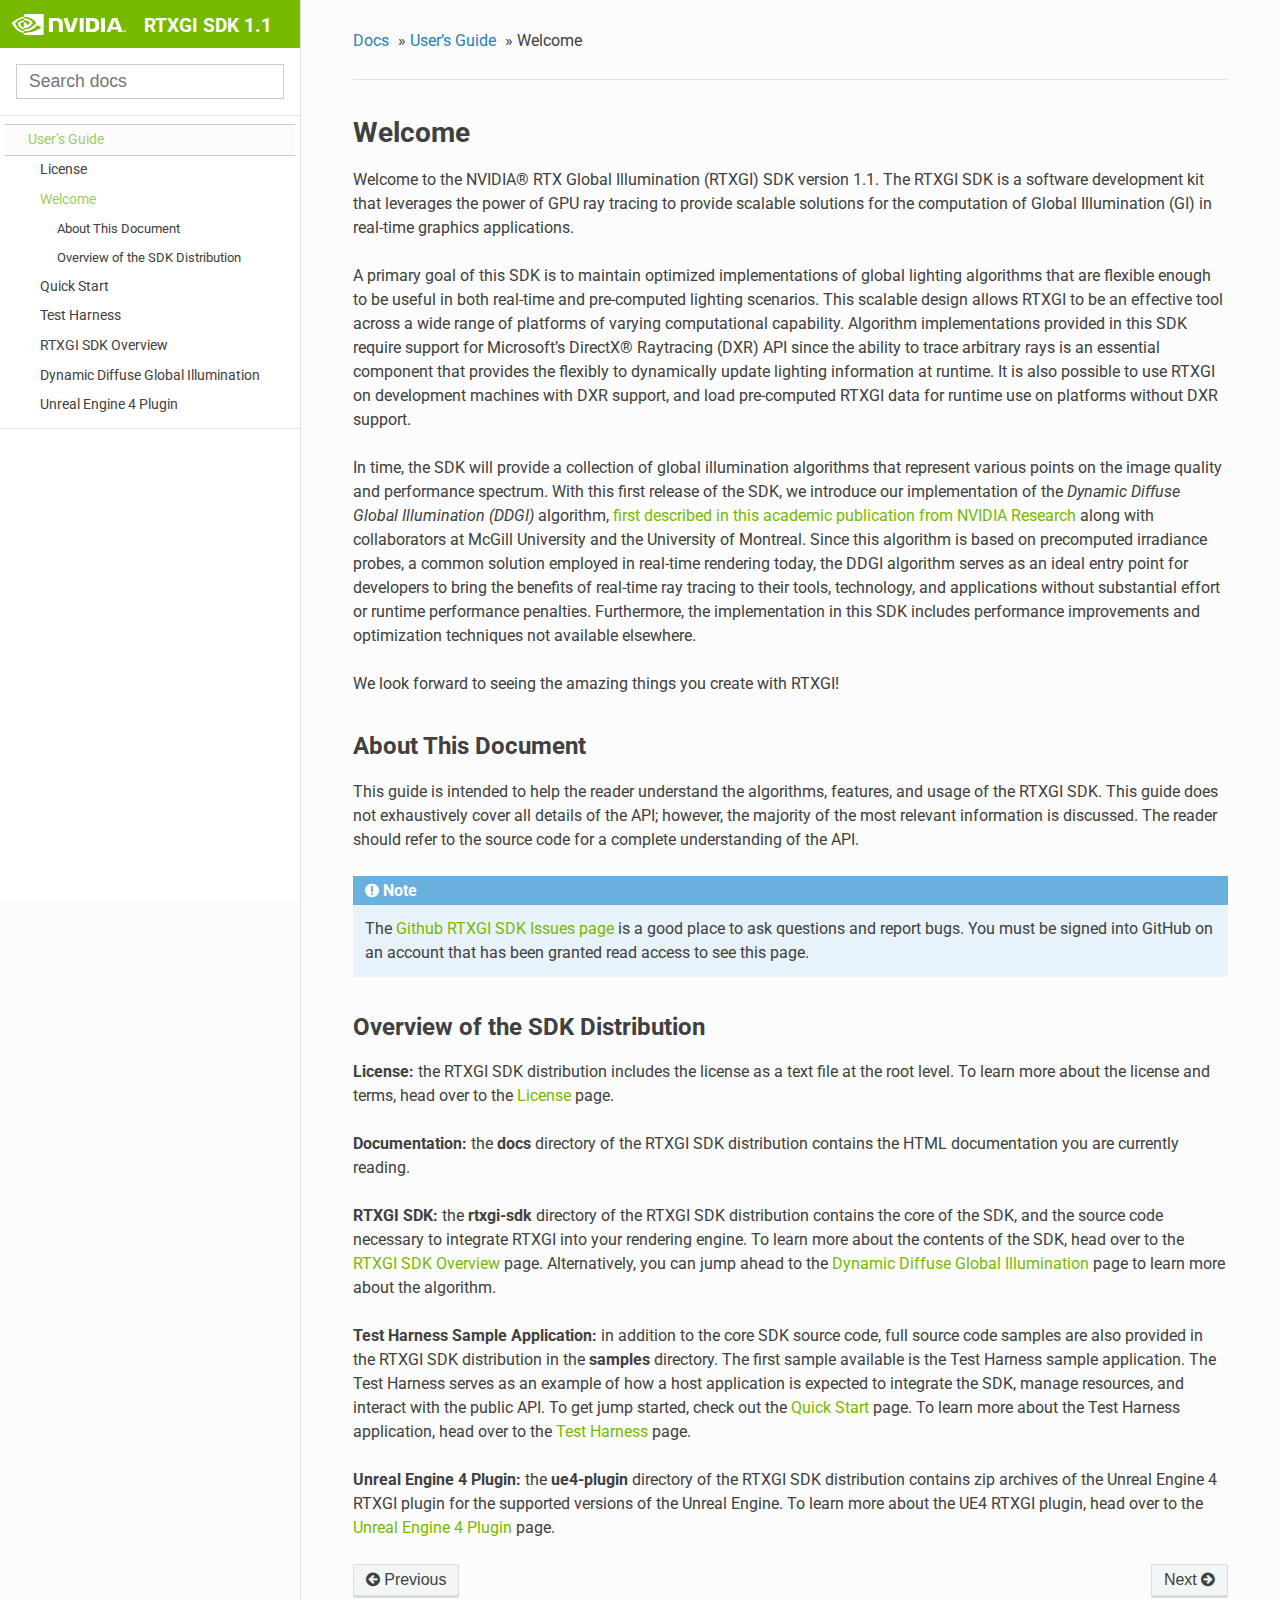
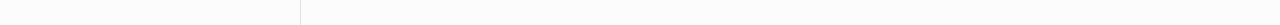
<file: docs/manual/Welcome.html>
<!DOCTYPE html>
<!--[if IE 8]><html class="no-js lt-ie9" lang="en" > <![endif]-->
<!--[if gt IE 8]><!--> <html class="no-js" lang="en" > <!--<![endif]-->
<head>
  <meta charset="utf-8">
  
  <meta name="viewport" content="width=device-width, initial-scale=1.0">
  
  <title>Welcome &mdash; RTXGI SDK 1.1  documentation</title>
  

  
  
    <link rel="shortcut icon" href="../_static/favicon.ico"/>
  
  
  

  
  <script type="text/javascript" src="../_static/js/modernizr.min.js"></script>
  
    
      <script type="text/javascript" id="documentation_options" data-url_root="../" src="../_static/documentation_options.js"></script>
        <script src="../_static/jquery.js"></script>
        <script src="../_static/underscore.js"></script>
        <script src="../_static/doctools.js"></script>
        <script src="../_static/language_data.js"></script>
    
    <script type="text/javascript" src="../_static/js/theme.js"></script>

    

  
  <link rel="stylesheet" href="../_static/css/nvidia_theme.css" type="text/css" />
  <link rel="stylesheet" href="../_static/pygments.css" type="text/css" />
    <link rel="index" title="Index" href="../genindex.html" />
    <link rel="search" title="Search" href="../search.html" />
    <link rel="next" title="Quick Start" href="QuickStart.html" />
    <link rel="prev" title="License" href="License.html" /> 
</head>

<body class="wy-body-for-nav">

   
  <div class="wy-grid-for-nav">
    
    <nav data-toggle="wy-nav-shift" class="wy-nav-side">
      <div class="wy-side-scroll">
        <div class="wy-side-nav-search" >
          

          
            <a href="../index.html" class="icon icon-home"> RTXGI SDK 1.1
          

          
            
            <img src="../_static/nvidia_logo.png" class="logo" alt="Logo"/>
          
          </a>

          
            
            
          

          
<div role="search">
  <form id="rtd-search-form" class="wy-form" action="../search.html" method="get">
    <input type="text" name="q" placeholder="Search docs" />
    <input type="hidden" name="check_keywords" value="yes" />
    <input type="hidden" name="area" value="default" />
  </form>
</div>

          
        </div>

        <div class="wy-menu wy-menu-vertical" data-spy="affix" role="navigation" aria-label="main navigation">
          
            
            
              
            
            
              <ul class="current">
<li class="toctree-l1 current"><a class="reference internal" href="Index.html">User’s Guide</a><ul class="current">
<li class="toctree-l2"><a class="reference internal" href="License.html">License</a></li>
<li class="toctree-l2 current"><a class="current reference internal" href="#">Welcome</a><ul>
<li class="toctree-l3"><a class="reference internal" href="#about-this-document">About This Document</a></li>
<li class="toctree-l3"><a class="reference internal" href="#overview-of-the-sdk-distribution">Overview of the SDK Distribution</a></li>
</ul>
</li>
<li class="toctree-l2"><a class="reference internal" href="QuickStart.html">Quick Start</a></li>
<li class="toctree-l2"><a class="reference internal" href="Harness.html">Test Harness</a></li>
<li class="toctree-l2"><a class="reference internal" href="SDKOverview.html">RTXGI SDK Overview</a></li>
<li class="toctree-l2"><a class="reference internal" href="DDGI.html">Dynamic Diffuse Global Illumination</a></li>
<li class="toctree-l2"><a class="reference internal" href="UE4Plugin.html">Unreal Engine 4 Plugin</a></li>
</ul>
</li>
</ul>

            
          
        </div>
      </div>
    </nav>

    <section data-toggle="wy-nav-shift" class="wy-nav-content-wrap">

      
      <nav class="wy-nav-top" aria-label="top navigation">
        
          <i data-toggle="wy-nav-top" class="fa fa-bars"></i>
          <a href="../index.html">RTXGI SDK 1.1</a>
        
      </nav>


      <div class="wy-nav-content">
        
        <div class="rst-content">
        
          















<div role="navigation" aria-label="breadcrumbs navigation">

  <ul class="wy-breadcrumbs">
    
      <li><a href="../index.html">Docs</a> &raquo;</li>
        
          <li><a href="Index.html">User’s Guide</a> &raquo;</li>
        
      <li>Welcome</li>
    
    
      <li class="wy-breadcrumbs-aside">
        
            
        
      </li>
    
  </ul>

  
  <hr/>
</div>
          <div role="main" class="document" itemscope="itemscope" itemtype="http://schema.org/Article">
           <div itemprop="articleBody">
            
  <div class="section" id="welcome">
<span id="id1"></span><h1>Welcome<a class="headerlink" href="#welcome" title="Permalink to this headline">¶</a></h1>
<p>Welcome to the NVIDIA® RTX Global Illumination (RTXGI) SDK version 1.1. The RTXGI SDK is a software development kit that leverages the power of GPU ray tracing to provide scalable solutions for the computation of Global Illumination (GI) in real-time graphics applications.</p>
<p>A primary goal of this SDK is to maintain optimized implementations of global lighting algorithms that are flexible enough to be useful in both real-time and pre-computed lighting scenarios. This scalable design allows RTXGI to be an effective tool across a wide range of platforms of varying computational capability. Algorithm implementations provided in this SDK require support for Microsoft’s DirectX® Raytracing (DXR) API since the ability to trace arbitrary rays is an essential component that provides the flexibly to dynamically update lighting information at runtime. It is also possible to use RTXGI on development machines with DXR support, and load pre-computed RTXGI data for runtime use on platforms without DXR support.</p>
<p>In time, the SDK will provide a collection of global illumination algorithms that represent various points on the image quality and performance spectrum. With this first release of the SDK, we introduce our implementation of the <em>Dynamic Diffuse Global Illumination (DDGI)</em> algorithm, <a class="reference external" href="http://jcgt.org/published/0008/02/01/">first described in this academic publication from NVIDIA Research</a> along with collaborators at McGill University and the University of Montreal. Since this algorithm is based on precomputed irradiance probes, a common solution employed in real-time rendering today, the DDGI algorithm serves as an ideal entry point for developers to bring the benefits of real-time ray tracing to their tools, technology, and applications without substantial effort or runtime performance penalties. Furthermore, the implementation in this SDK includes performance improvements and optimization techniques not available elsewhere.</p>
<p>We look forward to seeing the amazing things you create with RTXGI!</p>
<div class="section" id="about-this-document">
<h2>About This Document<a class="headerlink" href="#about-this-document" title="Permalink to this headline">¶</a></h2>
<p>This guide is intended to help the reader understand the algorithms, features, and usage of the RTXGI SDK. This guide does not exhaustively cover all details of the API; however, the majority of the most relevant information is discussed. The reader should refer to the source code for a complete understanding of the API.</p>
<div class="admonition note">
<p class="admonition-title">Note</p>
<p>The <a class="reference external" href="https://github.com/NVIDIAGameWorks/RTXGI/issues">Github RTXGI SDK Issues page</a> is a good place to ask questions and report bugs. You must be signed into GitHub on an account that has been granted read access to see this page.</p>
</div>
</div>
<div class="section" id="overview-of-the-sdk-distribution">
<h2>Overview of the SDK Distribution<a class="headerlink" href="#overview-of-the-sdk-distribution" title="Permalink to this headline">¶</a></h2>
<p><strong>License:</strong>
the RTXGI SDK distribution includes the license as a text file at the root level. To learn more about the license and terms, head over to the <a class="reference internal" href="License.html#license"><span class="std std-ref">License</span></a> page.</p>
<p><strong>Documentation:</strong>
the <strong>docs</strong> directory of the RTXGI SDK distribution contains the HTML documentation you are currently reading.</p>
<p><strong>RTXGI SDK:</strong>
the <strong>rtxgi-sdk</strong> directory of the RTXGI SDK distribution contains the core of the SDK, and the source code necessary to integrate RTXGI into your rendering engine. To learn more about the contents of the SDK, head over to the <a class="reference internal" href="SDKOverview.html#sdkoverview"><span class="std std-ref">RTXGI SDK Overview</span></a> page. Alternatively, you can jump ahead to the <a class="reference internal" href="DDGI.html#ddgi"><span class="std std-ref">Dynamic Diffuse Global Illumination</span></a> page to learn more about the algorithm.</p>
<p><strong>Test Harness Sample Application:</strong>
in addition to the core SDK source code, full source code samples are also provided in the RTXGI SDK distribution in the <strong>samples</strong> directory. The first sample available is the Test Harness sample application. The Test Harness serves as an example of how a host application is expected to integrate the SDK, manage resources, and interact with the public API. To get jump started, check out the <a class="reference internal" href="QuickStart.html#quickstart"><span class="std std-ref">Quick Start</span></a> page. To learn more about the Test Harness application, head over to the <a class="reference internal" href="Harness.html#harness"><span class="std std-ref">Test Harness</span></a> page.</p>
<p><strong>Unreal Engine 4 Plugin:</strong>
the <strong>ue4-plugin</strong> directory of the RTXGI SDK distribution contains zip archives of the Unreal Engine 4 RTXGI plugin for the supported versions of the Unreal Engine. To learn more about the UE4 RTXGI plugin, head over to the <a class="reference internal" href="UE4Plugin.html#ue4plugin"><span class="std std-ref">Unreal Engine 4 Plugin</span></a> page.</p>
</div>
</div>


           </div>
           
          </div>
          <footer>
  
    <div class="rst-footer-buttons" role="navigation" aria-label="footer navigation">
      
        <a href="QuickStart.html" class="btn btn-neutral float-right" title="Quick Start" accesskey="n" rel="next">Next <span class="fa fa-arrow-circle-right"></span></a>
      
      
        <a href="License.html" class="btn btn-neutral float-left" title="License" accesskey="p" rel="prev"><span class="fa fa-arrow-circle-left"></span> Previous</a>
      
    </div>
  

  <hr/>

  <div role="contentinfo">
    <p>
        &copy; Copyright 2019-2020, NVIDIA

    </p>
  </div>
  Built with <a href="http://sphinx-doc.org/">Sphinx</a> using a <a href="https://github.com/rtfd/sphinx_rtd_theme">theme</a> provided by <a href="https://readthedocs.org">Read the Docs</a>. 

</footer>

        </div>
      </div>

    </section>

  </div>
  


  <script type="text/javascript">
      jQuery(function () {
          SphinxRtdTheme.Navigation.enable(true);
      });
  </script>

  
  
    
   

</body>
</html>
</file>
<file: docs/_static/css/nvidia_theme.css>
@import url('https://fonts.googleapis.com/css?family=Roboto:300,400,700');
@import url("theme.css");

html, body,
h1, h2, .rst-content .toctree-wrapper p.caption, h3, h4, h5, h6, legend {
    font-family: Roboto,Lato,"proxima-nova","Helvetica Neue",Arial,sans-serif;
}

/* Have the title fit right */
.wy-side-nav-search a.icon-home {
    color: #fff;
    line-height: 43px;
    text-indent: 110px;
    font-size: 1.2em;
}

/* Put the NVIDIA logo where we want it */
.wy-side-nav-search a.icon-home img.logo {
    position: absolute;
    top: 0;
    left: 0;
    /* size: 140px auto; */
    width: 140px;
    padding: 0px;
    margin: 0px;
}

/* get rid of the "home" character */
.icon-home::before {
    content: '';
}

/* add some padding on sections */
.rst-content .section {
    padding-top: 12px;
}

.wy-nav-side {
    background-color: #fff;
}
.wy-side-nav-search {
    background-color: #fff;
    color: #666;
    padding: 0;
    margin-bottom: 0;
    padding-top: 48px;
}

.rst-content .section a {
    color: #77B900;
}

.rst-content .section a:visited {
    color: #6f9c26;
}

.wy-side-nav-search a.icon-home {
    background-color: #77B900;
    width: 100%;
    height: 48px;
    position: fixed;
    left: 0;
    top:0;
    width: 300px;
    z-index: 90;
}

.wy-side-nav-search>div.version {
    margin:0;
    color: #ccc;
    position: absolute;
    top: 55px;
    right: 20px;
}

.wy-side-nav-search>div.version::before {
    content: 'v';
    margin-right: -2px;
}

.wy-side-nav-search>a, .wy-side-nav-search .wy-dropdown>a {
    color: #666;
    margin-bottom: 0;
}

.wy-side-nav-search .wy-form {
    padding: 1em;
    border-bottom: 1px solid #e1e1e1;
}

.wy-side-nav-search input[type=text] {
    border-radius: 0;
    border-color: #ccc;
    box-shadow: none;
    font-size: 1.1em;
    margin: 0 0 0 0;
}

.wy-nav-content {
    /* position: relative; */
    max-width: none;
    /* border-top: 48px solid #77B900; */
}

.wy-menu-vertical > ul > li {
    border-bottom: 1px solid #e1e1e1;
    padding: .5em .3em;
}
.wy-menu-vertical a {
    color: #737373;
}

.wy-menu-vertical a:hover,
.wy-menu-vertical li.current a:hover {
    background-color: rgba(0,0,0,.1);
}

.wy-menu-vertical li.current {
    background: rgba(255,255,255,.3);
}

.wy-menu-vertical li.on a,
.wy-menu-vertical li.current>a {
    font-weight: 400;
    color: #A1CC63;
}

.wy-menu-vertical li.current ul {
    font-weight: normal;
}

.wy-menu-vertical li.toctree-l2.current>a,
.wy-menu-vertical li.toctree-l2.current li.toctree-l3>a, 
.wy-menu-vertical li.toctree-l3.current li.toctree-l4>a {
    background-color: transparent;
}

.wy-nav-content-wrap {

    border-left: 1px solid #e1e1e1;
}

.rst-content dl:not(.docutils) dt {
    color: #76b900;
    background: #deeec1;
    border-top: solid 3px #6f9c26;
}
.rst-content dl:not(.docutils) dt:before {
    color: #6f9c26;
}
.rst-content .viewcode-link, .rst-content .viewcode-back {
    color: #4d91d1;
}

footer {
    height: 35px;
    max-height: 35px;
    overflow-y: hidden;
}

/* fix for mobile */
@media screen and (max-width: 768px) {
    .wy-side-nav-search a.icon-home {
        position: relative;
        width: 100%;
        /* display:none; */
    }

    .wy-side-nav-search {
        padding-top: 0;
    }

    .wy-side-nav-search>div.version {
        top: 10px
    }

    .wy-nav-top {
        background-color: #77b900;
        height: 48px;
        line-height: 36px;
        text-align: left;

        font-size: 1.2em;
    }

    .wy-nav-top a {
        display: none;
        margin-left: 1em;
    }
    .wy-nav-top a::after {
        /* display: none; */
        content: 'Documentation';
        margin-left: .5em;
    }

    .wy-nav-top i {
        padding-top: 3px;
    }

    .wy-nav-content {
        border-top: none;
    }

    .wy-nav-content::before {
        position: absolute;
        top: 0;
        left: 60px;
        background-color: #77b900;
        background-repeat: no-repeat;
        background-position: 0 center;
        width: auto;
        height: 48px;
        z-index: 1000000;
        color: #fff;
        line-height: 48px;
        text-indent: 175px;
        font-size: 1.1em;
    }
}

/* remove a few borders */
.wy-menu-vertical li.current a,
.wy-menu-vertical li.on a,
.wy-menu-vertical li.current>a {
    border: none;
}

/* hide things */
/* .wy-side-nav-search>div.version, */
.wy-menu-vertical li.on a span.toctree-expand,
.wy-menu-vertical li.current>a span.toctree-expand {
    display: none;
}

/* Let tables word wrap */
.wy-table-responsive table td, .wy-table-responsive table th {
    white-space: unset;
}

/* Put sub-bullet lists closer to parents */
.rst-content th p ,
.rst-content .section ol .loweralpha.simple,
.rst-content .section ol p,
.rst-content .section ul p,
.rst-content .section li ol,
.rst-content .section li ul,
.rst-content .note ol,
.rst-content .note ul,
.rst-content li blockquote {
    margin-top: 0;
    margin-bottom: 0;
}

.rst-content img {
	margin-top: 8px;
	margin-bottom: 8px;
}

/* tighten up note spacing a little */
.rst-content .note p {
    margin-bottom: 12px;
}
</file>
<file: docs/_static/pygments.css>
pre { line-height: 125%; margin: 0; }
td.linenos pre { color: #000000; background-color: #f0f0f0; padding-left: 5px; padding-right: 5px; }
span.linenos { color: #000000; background-color: #f0f0f0; padding-left: 5px; padding-right: 5px; }
td.linenos pre.special { color: #000000; background-color: #ffffc0; padding-left: 5px; padding-right: 5px; }
span.linenos.special { color: #000000; background-color: #ffffc0; padding-left: 5px; padding-right: 5px; }
.highlight .hll { background-color: #ffffcc }
.highlight { background: #f8f8f8; }
.highlight .c { color: #408080; font-style: italic } /* Comment */
.highlight .err { border: 1px solid #FF0000 } /* Error */
.highlight .k { color: #008000; font-weight: bold } /* Keyword */
.highlight .o { color: #666666 } /* Operator */
.highlight .ch { color: #408080; font-style: italic } /* Comment.Hashbang */
.highlight .cm { color: #408080; font-style: italic } /* Comment.Multiline */
.highlight .cp { color: #BC7A00 } /* Comment.Preproc */
.highlight .cpf { color: #408080; font-style: italic } /* Comment.PreprocFile */
.highlight .c1 { color: #408080; font-style: italic } /* Comment.Single */
.highlight .cs { color: #408080; font-style: italic } /* Comment.Special */
.highlight .gd { color: #A00000 } /* Generic.Deleted */
.highlight .ge { font-style: italic } /* Generic.Emph */
.highlight .gr { color: #FF0000 } /* Generic.Error */
.highlight .gh { color: #000080; font-weight: bold } /* Generic.Heading */
.highlight .gi { color: #00A000 } /* Generic.Inserted */
.highlight .go { color: #888888 } /* Generic.Output */
.highlight .gp { color: #000080; font-weight: bold } /* Generic.Prompt */
.highlight .gs { font-weight: bold } /* Generic.Strong */
.highlight .gu { color: #800080; font-weight: bold } /* Generic.Subheading */
.highlight .gt { color: #0044DD } /* Generic.Traceback */
.highlight .kc { color: #008000; font-weight: bold } /* Keyword.Constant */
.highlight .kd { color: #008000; font-weight: bold } /* Keyword.Declaration */
.highlight .kn { color: #008000; font-weight: bold } /* Keyword.Namespace */
.highlight .kp { color: #008000 } /* Keyword.Pseudo */
.highlight .kr { color: #008000; font-weight: bold } /* Keyword.Reserved */
.highlight .kt { color: #B00040 } /* Keyword.Type */
.highlight .m { color: #666666 } /* Literal.Number */
.highlight .s { color: #BA2121 } /* Literal.String */
.highlight .na { color: #7D9029 } /* Name.Attribute */
.highlight .nb { color: #008000 } /* Name.Builtin */
.highlight .nc { color: #0000FF; font-weight: bold } /* Name.Class */
.highlight .no { color: #880000 } /* Name.Constant */
.highlight .nd { color: #AA22FF } /* Name.Decorator */
.highlight .ni { color: #999999; font-weight: bold } /* Name.Entity */
.highlight .ne { color: #D2413A; font-weight: bold } /* Name.Exception */
.highlight .nf { color: #0000FF } /* Name.Function */
.highlight .nl { color: #A0A000 } /* Name.Label */
.highlight .nn { color: #0000FF; font-weight: bold } /* Name.Namespace */
.highlight .nt { color: #008000; font-weight: bold } /* Name.Tag */
.highlight .nv { color: #19177C } /* Name.Variable */
.highlight .ow { color: #AA22FF; font-weight: bold } /* Operator.Word */
.highlight .w { color: #bbbbbb } /* Text.Whitespace */
.highlight .mb { color: #666666 } /* Literal.Number.Bin */
.highlight .mf { color: #666666 } /* Literal.Number.Float */
.highlight .mh { color: #666666 } /* Literal.Number.Hex */
.highlight .mi { color: #666666 } /* Literal.Number.Integer */
.highlight .mo { color: #666666 } /* Literal.Number.Oct */
.highlight .sa { color: #BA2121 } /* Literal.String.Affix */
.highlight .sb { color: #BA2121 } /* Literal.String.Backtick */
.highlight .sc { color: #BA2121 } /* Literal.String.Char */
.highlight .dl { color: #BA2121 } /* Literal.String.Delimiter */
.highlight .sd { color: #BA2121; font-style: italic } /* Literal.String.Doc */
.highlight .s2 { color: #BA2121 } /* Literal.String.Double */
.highlight .se { color: #BB6622; font-weight: bold } /* Literal.String.Escape */
.highlight .sh { color: #BA2121 } /* Literal.String.Heredoc */
.highlight .si { color: #BB6688; font-weight: bold } /* Literal.String.Interpol */
.highlight .sx { color: #008000 } /* Literal.String.Other */
.highlight .sr { color: #BB6688 } /* Literal.String.Regex */
.highlight .s1 { color: #BA2121 } /* Literal.String.Single */
.highlight .ss { color: #19177C } /* Literal.String.Symbol */
.highlight .bp { color: #008000 } /* Name.Builtin.Pseudo */
.highlight .fm { color: #0000FF } /* Name.Function.Magic */
.highlight .vc { color: #19177C } /* Name.Variable.Class */
.highlight .vg { color: #19177C } /* Name.Variable.Global */
.highlight .vi { color: #19177C } /* Name.Variable.Instance */
.highlight .vm { color: #19177C } /* Name.Variable.Magic */
.highlight .il { color: #666666 } /* Literal.Number.Integer.Long */
</file>
